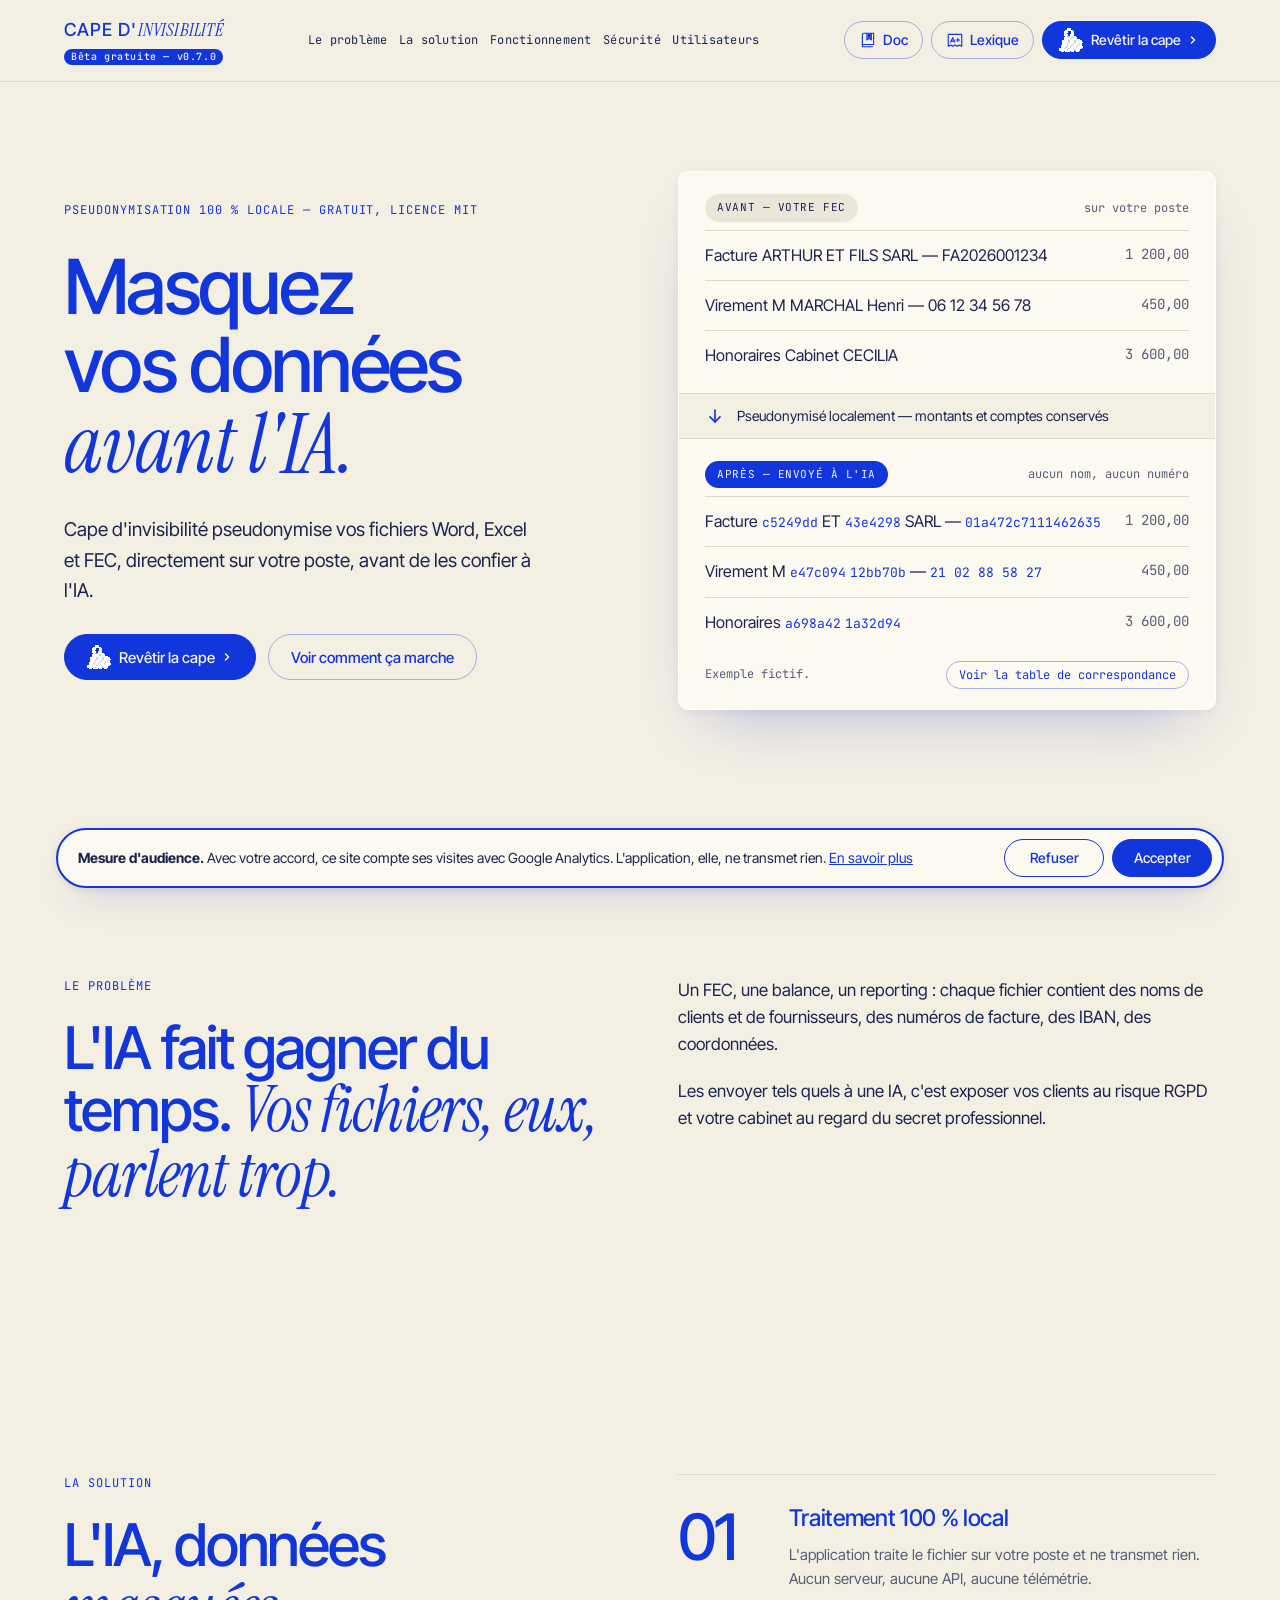
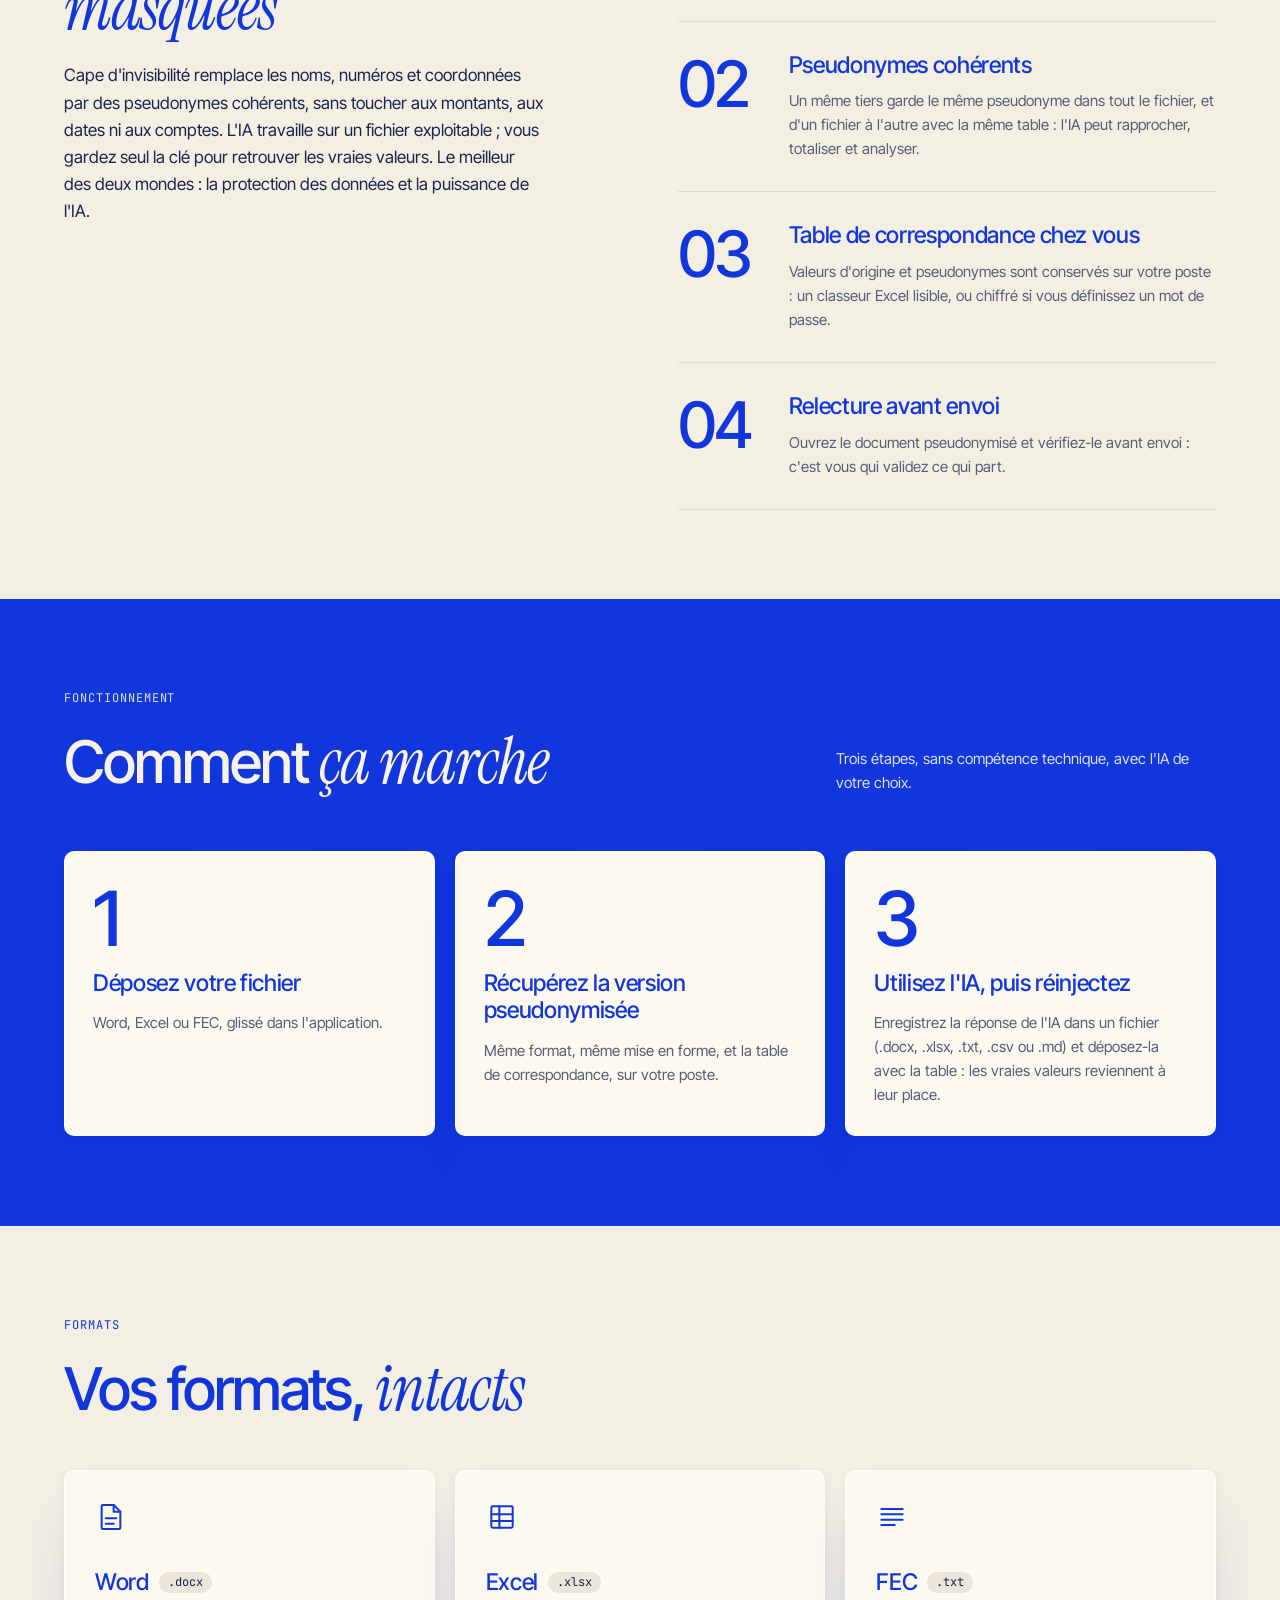
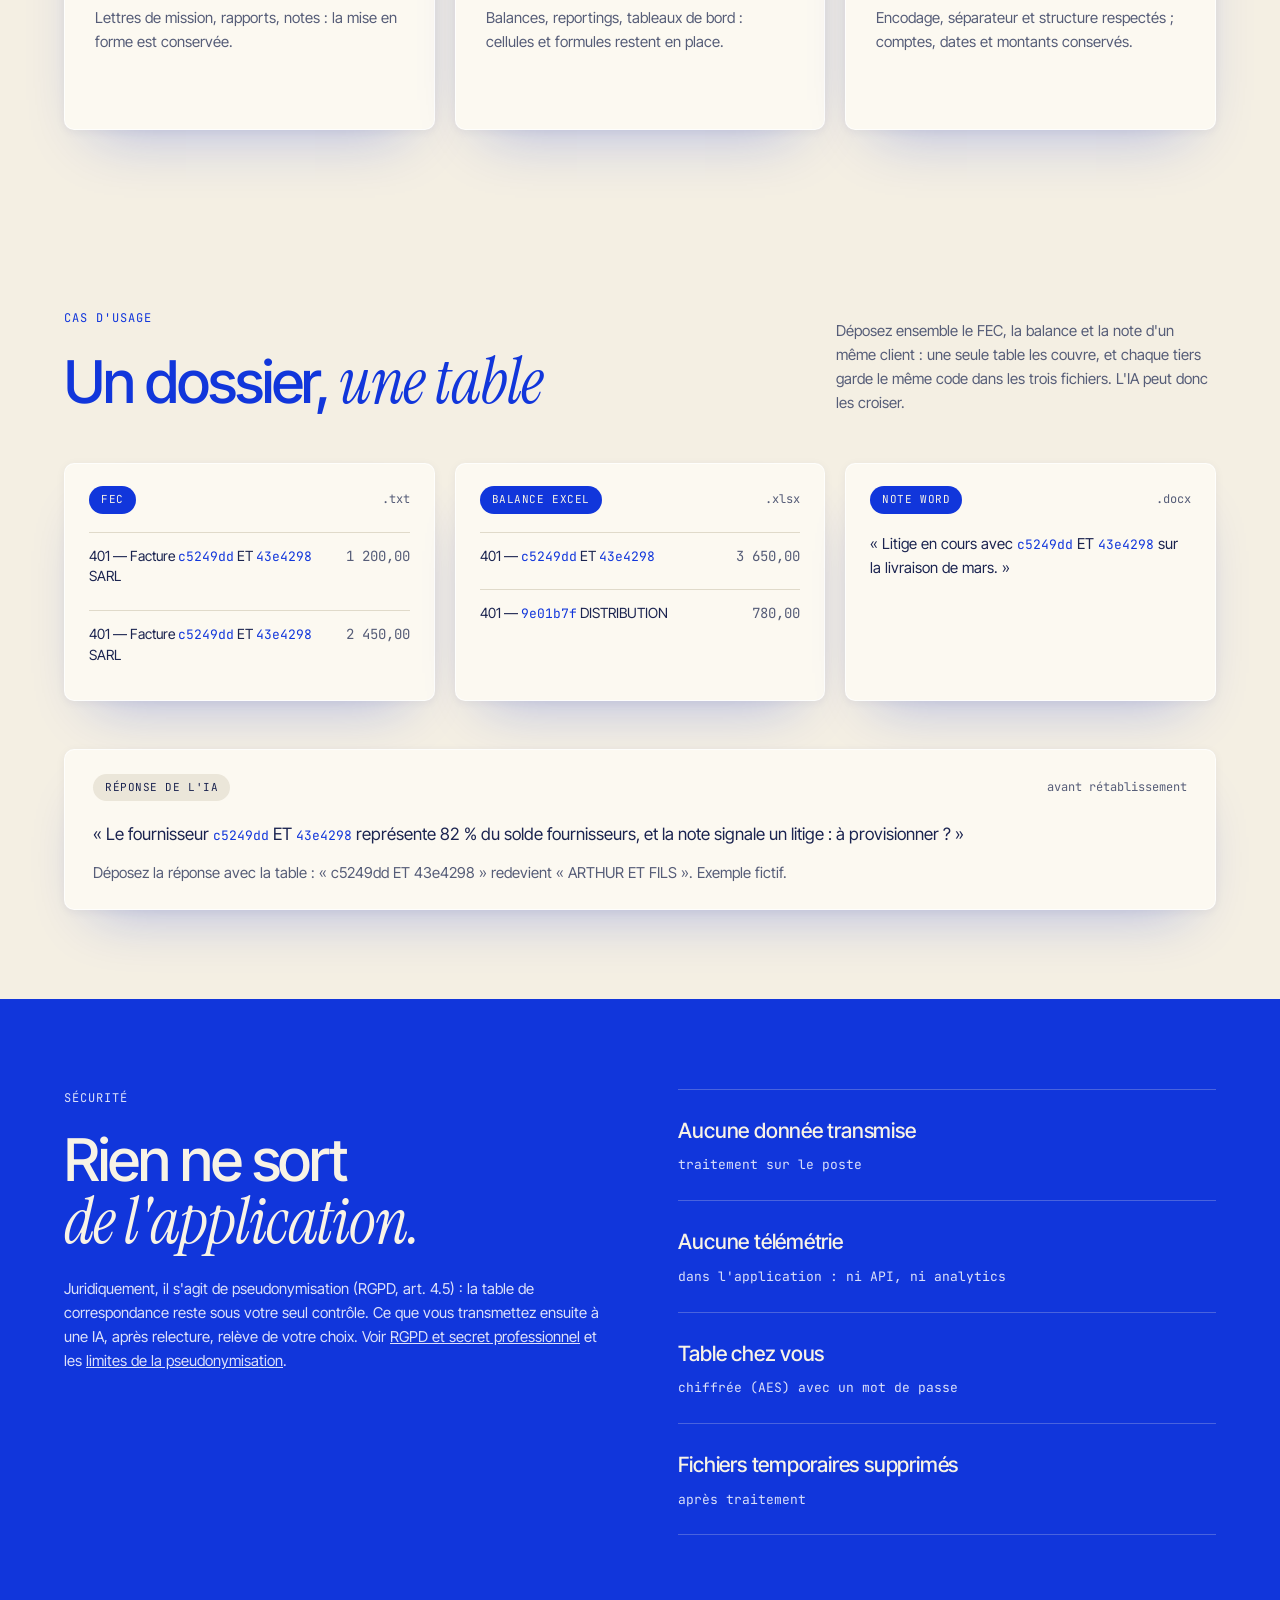
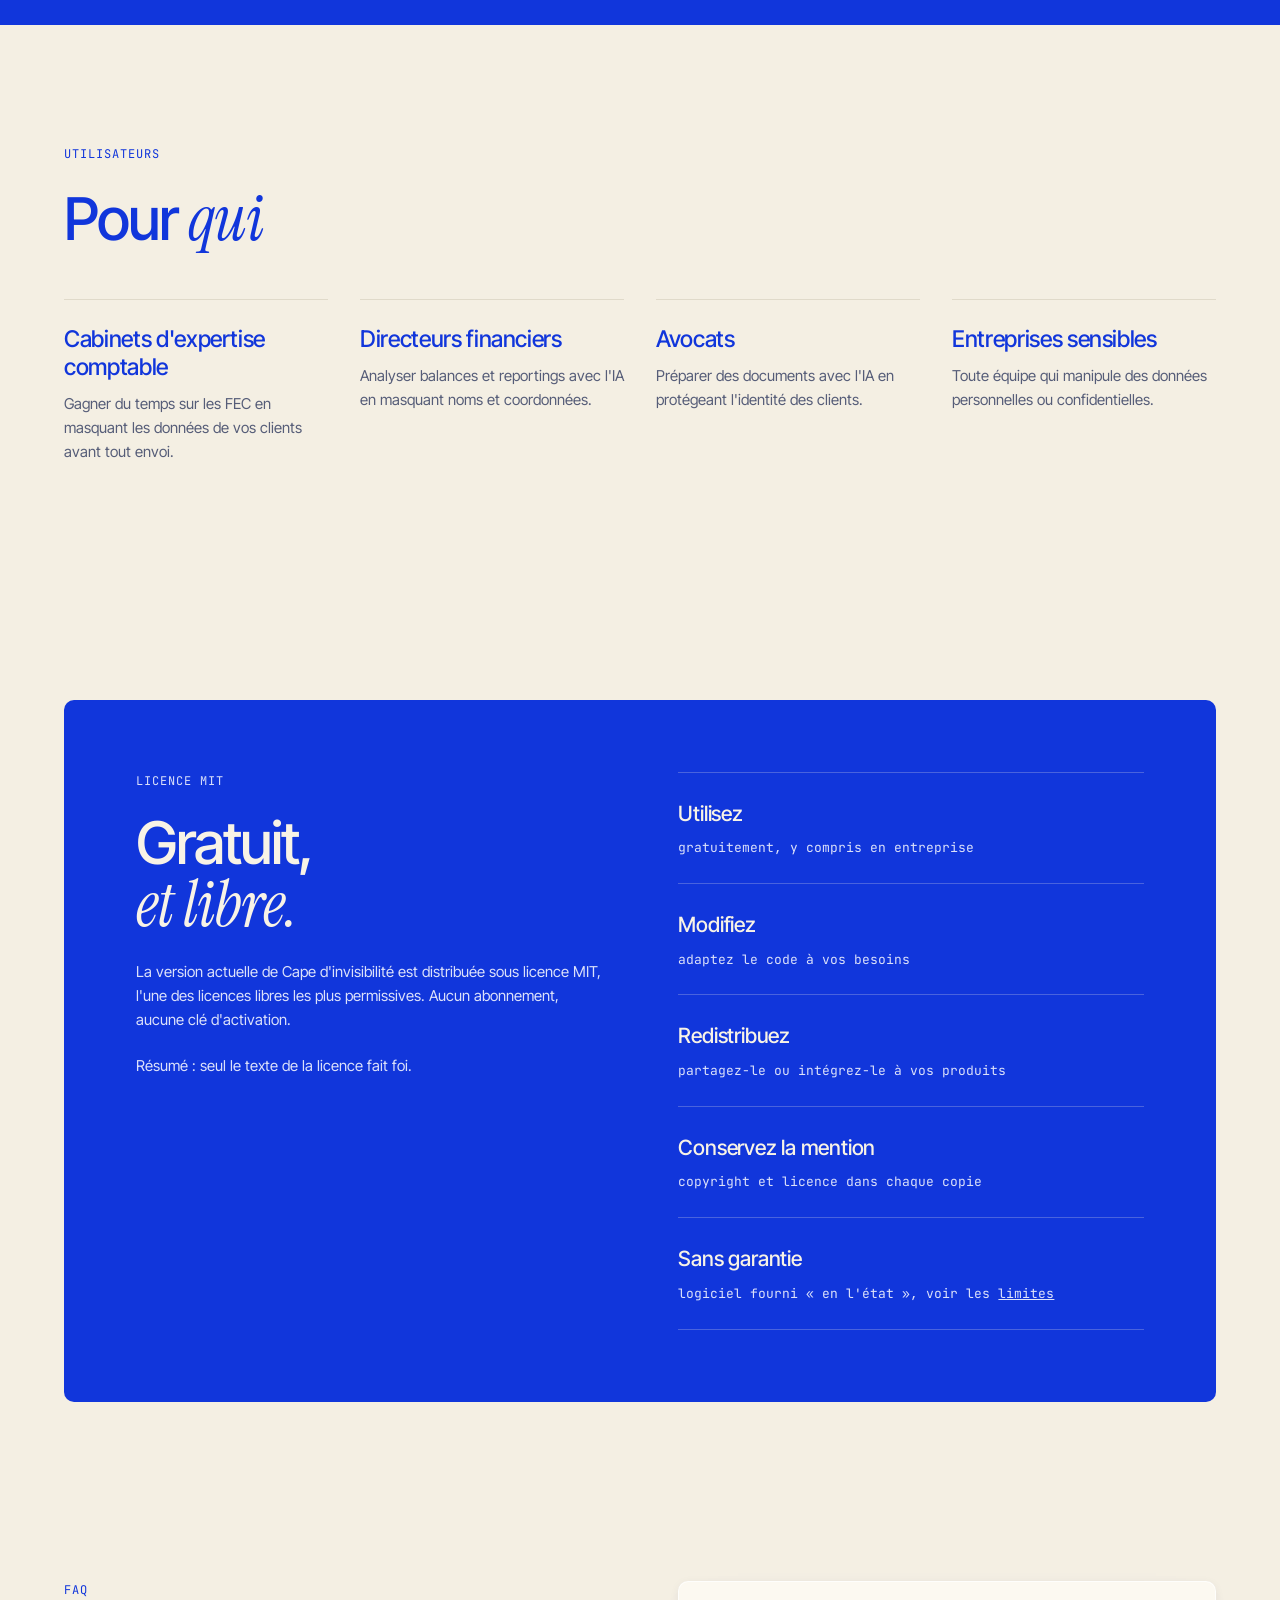
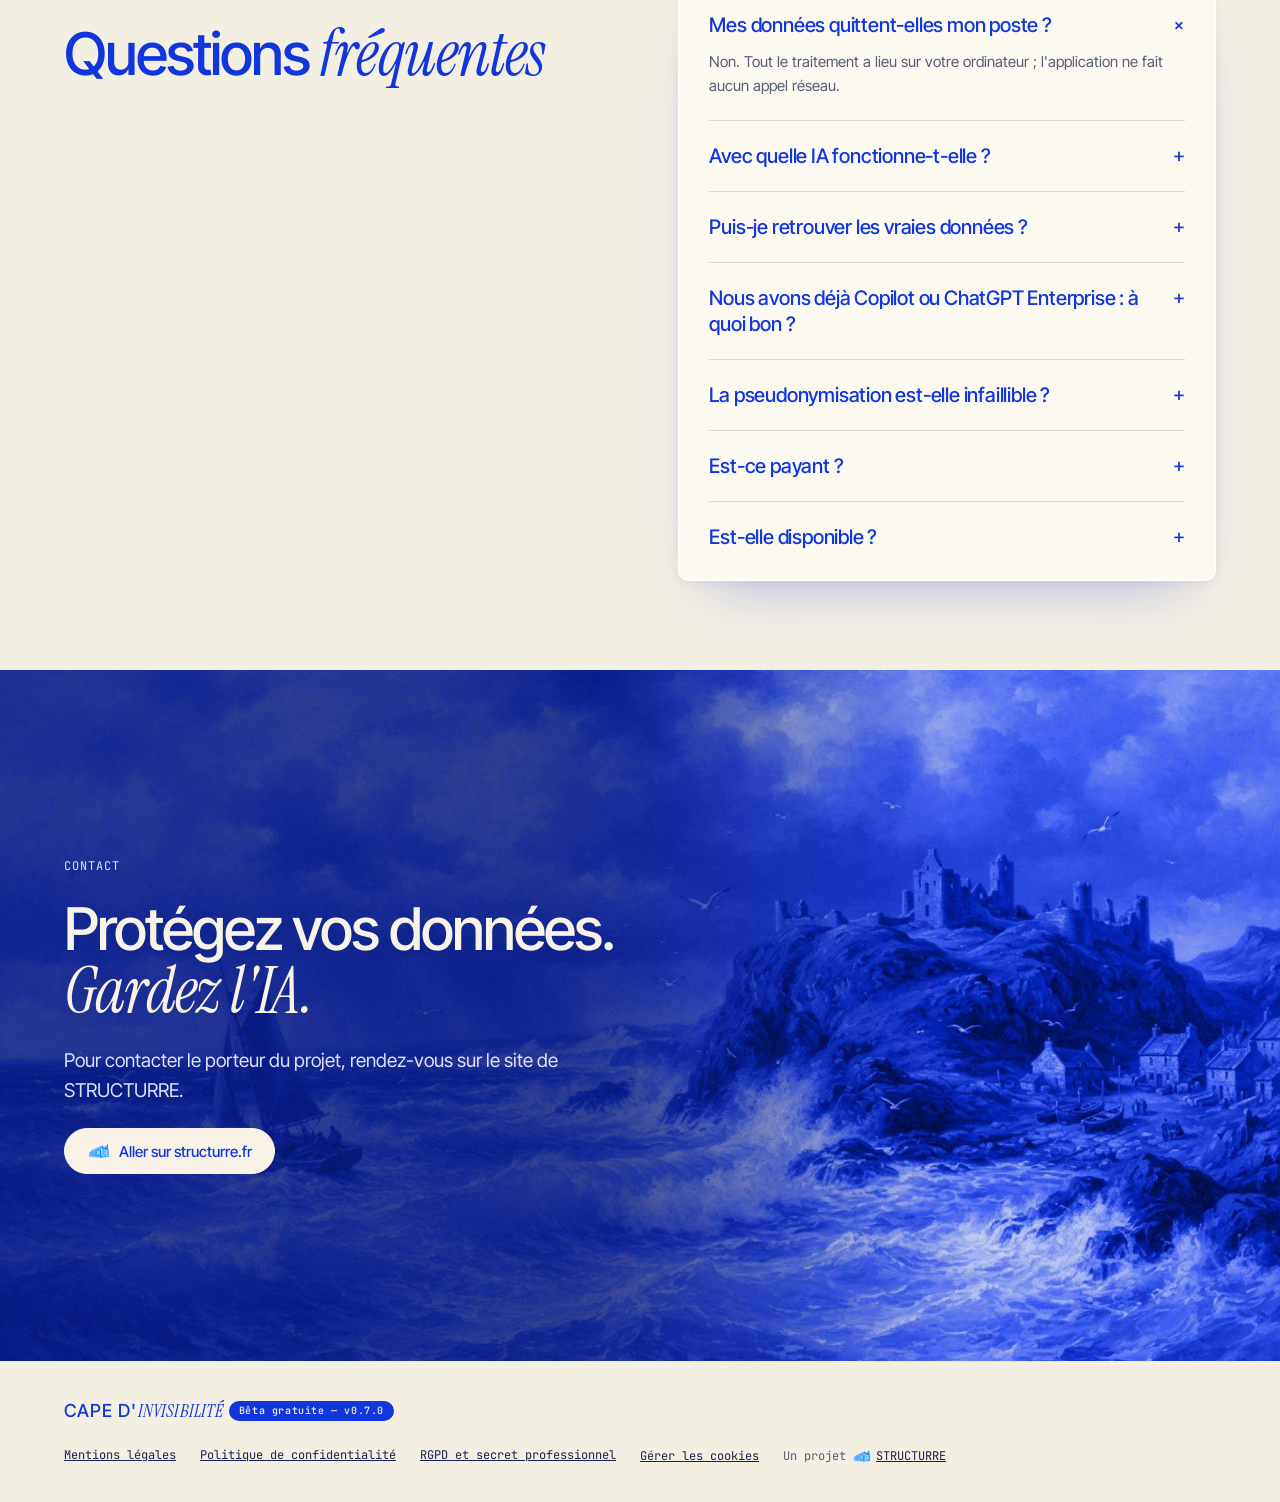
<file: index.html>
<!doctype html>
<html lang="fr">
<head>
<meta charset="utf-8">
<meta name="viewport" content="width=device-width, initial-scale=1">
<title>Cape d'invisibilité — Masquez vos données avant de les confier à l'IA</title>
<meta name="description" content="Cape d'invisibilité pseudonymise vos fichiers Word, Excel et FEC, directement sur votre poste, avant de les confier à l'IA.">
<meta property="og:type" content="website">
<meta property="og:site_name" content="Cape d'invisibilité">
<meta property="og:locale" content="fr_FR">
<meta property="og:title" content="Cape d'invisibilité — Masquez vos données avant de les confier à l'IA">
<meta property="og:description" content="Cape d'invisibilité pseudonymise vos fichiers Word, Excel et FEC, directement sur votre poste, avant de les confier à l'IA.">
<meta property="og:url" content="https://www.capedinvisibilite.fr/">
<meta property="og:image" content="https://www.capedinvisibilite.fr/assets/og-image.jpg">
<meta property="og:image:type" content="image/jpeg">
<meta property="og:image:width" content="1200">
<meta property="og:image:height" content="630">
<meta property="og:image:alt" content="Protégez vos données. Gardez l'IA. Cape d'invisibilité, sur une mer agitée devant un château en ruine.">
<meta name="twitter:card" content="summary_large_image">
<meta name="twitter:title" content="Cape d'invisibilité — Masquez vos données avant de les confier à l'IA">
<meta name="twitter:description" content="Cape d'invisibilité pseudonymise vos fichiers Word, Excel et FEC, directement sur votre poste, avant de les confier à l'IA.">
<meta name="twitter:image" content="https://www.capedinvisibilite.fr/assets/og-image.jpg">
<meta name="twitter:image:alt" content="Protégez vos données. Gardez l'IA. Cape d'invisibilité, sur une mer agitée devant un château en ruine.">
<link rel="icon" href="favicon.ico" sizes="any">
<link rel="icon" type="image/png" sizes="32x32" href="assets/favicon-32.png">
<link rel="apple-touch-icon" href="assets/apple-touch-icon.png">
<link rel="preconnect" href="https://fonts.googleapis.com">
<link rel="preconnect" href="https://fonts.gstatic.com" crossorigin>
<link rel="stylesheet" href="https://fonts.googleapis.com/css2?family=Inter+Tight:wght@400;500;600&amp;family=Instrument+Serif:ital@1&amp;family=JetBrains+Mono:wght@400;500&amp;display=swap">
<style>
:root {
  --cream: #F4EFE3;
  --paper: #FCF9F1;
  --blue: #1136DB;
  --ink: #1B2450;
  --muted: #565D78;
  --line: #E0DACA;
  --chip: #EBE6D9;
  --on-blue: #F8F3E6;
  --on-blue-muted: #DCE1FA;
  --line-blue: rgba(248, 243, 230, .24);
  --sans: 'Inter Tight', system-ui, sans-serif;
  --serif: 'Instrument Serif', Georgia, serif;
  --mono: 'JetBrains Mono', ui-monospace, Menlo, Consolas, monospace;
  --section: clamp(72px, 10vw, 128px);
}

* { box-sizing: border-box; }
html { scroll-behavior: smooth; scroll-padding-top: 88px; }
@media (prefers-reduced-motion: reduce) { html { scroll-behavior: auto; } }

body {
  margin: 0;
  background: var(--cream);
  color: var(--ink);
  font-family: var(--sans);
  font-size: 17px;
  line-height: 1.6;
  -webkit-font-smoothing: antialiased;
}

a { color: var(--blue); }
a:focus-visible, button:focus-visible, input:focus-visible, textarea:focus-visible, summary:focus-visible {
  outline: 2px solid currentColor;
  outline-offset: 3px;
}

h1, h2, h3, p, ol, ul, figure { margin: 0; }
ol, ul { list-style: none; padding: 0; }

h1, h2 {
  color: var(--blue);
  font-weight: 500;
  letter-spacing: -.035em;
  line-height: 1.02;
}
h1 { font-size: clamp(46px, 6vw, 76px); }
h2 { font-size: clamp(38px, 4.6vw, 60px); }
h1 em, h2 em {
  font-family: var(--serif);
  font-size: 1.08em;
  font-style: italic;
  font-weight: 400;
  letter-spacing: -.015em;
}
h3 { font-size: 23px; font-weight: 500; letter-spacing: -.015em; line-height: 1.2; }

.wrap { max-width: 1200px; margin: 0 auto; padding: 0 24px; }
.section { display: flex; flex-direction: column; justify-content: center; padding-block: clamp(56px, 7vw, 96px); }
/* Grand écran : environ 1,5 section visible à la fois */
@media (min-width: 768px) { .section { min-height: 65svh; } }
.section > .wrap { width: 100%; }
.split {
  display: grid;
  grid-template-columns: repeat(auto-fit, minmax(min(100%, 420px), 1fr));
  gap: clamp(40px, 6vw, 88px);
}

.eyebrow, .label, .mono {
  font-family: var(--mono);
  font-size: 12px;
  font-weight: 400;
  letter-spacing: .08em;
  text-transform: uppercase;
}
.eyebrow { color: var(--blue); }
.section-title { display: flex; flex-direction: column; gap: 22px; }
.lead { color: var(--ink); }
.small { font-size: 15px; color: var(--muted); }

.btn {
  display: inline-flex;
  align-items: center;
  min-height: 46px;
  padding: 0 22px;
  border: 1px solid var(--blue);
  border-radius: 9999px;
  background: var(--blue);
  color: var(--on-blue);
  font: 500 15px/1 var(--sans);
  text-decoration: none;
  cursor: pointer;
}
.btn:hover { background: #0D2BB5; border-color: #0D2BB5; }
.btn-icon { flex: none; margin-right: 8px; image-rendering: pixelated; }
.chevron { flex: none; margin-left: 6px; }
.btn.ghost { background: transparent; color: var(--blue); border-color: rgba(17, 54, 219, .35); }
.btn.ghost:hover { background: rgba(17, 54, 219, .08); border-color: var(--blue); }

.header-cta { min-height: 38px; padding: 0 16px; font-size: 14px; }

/* En-tête */
.site-header {
  position: sticky;
  top: 0;
  z-index: 100;
  border-bottom: 1px solid var(--line);
  background: var(--cream);
}
.site-header .wrap {
  display: flex;
  flex-wrap: nowrap;
  align-items: center;
  justify-content: space-between;
  gap: 14px 10px;
  padding-block: 16px;
}
.logo {
  color: var(--blue);
  font-size: 18px;
  font-weight: 500;
  letter-spacing: .06em;
  text-decoration: none;
}
.logo span { font-family: var(--serif); font-style: italic; font-weight: 400; letter-spacing: .01em; }
.beta {
  display: inline-block;
  margin-left: 6px;
  padding: 5px 10px 5px;
  border-radius: 9999px;
  background: var(--blue);
  color: var(--on-blue);
  font: 500 10px/1 var(--mono);
  letter-spacing: .06em;
  vertical-align: 3px;
}
/* Bureau : logo, menu et bouton sur une ligne ; si la place manque, le menu défile */
.site-header .logo, .header-cta { flex: none; white-space: nowrap; }
.site-nav { display: flex; flex: 0 1 auto; flex-wrap: nowrap; gap: 6px clamp(10px, .9vw, 16px); min-width: 0; overflow-x: auto; scrollbar-width: none; }
.site-nav::-webkit-scrollbar { display: none; }
.site-nav a { flex: none; white-space: nowrap; }
.site-nav a {
  padding: 6px 0;
  color: var(--ink);
  font-family: var(--mono);
  font-size: 12px;
  letter-spacing: .02em;
  text-decoration: none;
}
.site-nav a:hover { color: var(--blue); }
/* Petit mobile : logo et trois boutons sur une seule ligne */
@media (max-width: 420px) {
  .site-header .header-actions { gap: 4px; }
  .header-actions .header-doc { padding: 0 8px; }
  .header-actions .header-cta { padding: 0 12px; }
  .header-actions .header-cta .btn-icon, .header-actions .header-cta .chevron { display: none; }
}
/* Badge « Bêta gratuite » sous le logo, pour laisser la place au menu */
.site-header .beta { display: table; margin: 4px 0 0; padding: 3px 7px; }
/* Bouton Documentation, à côté de « Revêtir la cape » */
.header-actions { display: flex; flex: none; align-items: center; gap: 8px; }
.header-doc { min-height: 38px; padding: 0 14px; font-size: 14px; white-space: nowrap; }
/* Écran moyen : icône seule, pour que le menu tienne sur la ligne */
@media (max-width: 1240px) {
  .header-doc { padding: 0 10px; }
  .header-doc .btn-icon { margin-right: 0; }
  .header-doc .header-doc-texte { position: absolute; width: 1px; height: 1px; overflow: hidden; clip-path: inset(50%); white-space: nowrap; }
}
.header-doc .btn-icon { margin-right: 6px; image-rendering: auto; }
.header-doc[aria-current="page"] { background: rgba(17, 54, 219, .1); border-color: var(--blue); }

@media (max-width: 760px) {
  html { scroll-padding-top: 104px; }
  .site-header .wrap { flex-wrap: wrap; padding-block: 10px; gap: 4px; }
  .logo { font-size: 15px; }
  .beta { margin-left: 3px; padding: 2px 4px; font-size: 9px; vertical-align: 2px; }
  .site-header .beta { display: table; margin: 3px 0 0; letter-spacing: 0; }
  .site-nav { order: 3; flex-wrap: nowrap; width: 100%; overflow-x: auto; scrollbar-width: none; }
  .header-cta { min-height: 36px; padding: 0 10px; font-size: 13px; }
  .header-cta .btn-icon { width: 16px; height: 16px; margin-right: 4px; }
  .header-doc { min-height: 36px; padding: 0 10px; }
  .header-doc .btn-icon { margin-right: 0; width: 16px; height: 16px; }
  .header-doc .header-doc-texte { position: absolute; width: 1px; height: 1px; overflow: hidden; clip-path: inset(50%); white-space: nowrap; }
  .site-nav::-webkit-scrollbar { display: none; }
  .site-nav a { flex: none; }
}

/* Accroche */
.hero { align-items: center; }
.hero-text { display: flex; flex-direction: column; align-items: flex-start; gap: 28px; }
.hero-text .lead { max-width: 480px; font-size: 19px; }
.actions { display: flex; flex-wrap: wrap; gap: 12px; }

/* Panneaux */
.panel {
  border: 1px solid rgba(255, 255, 255, .8);
  border-radius: 10px;
  background: var(--paper);
  box-shadow: 0 30px 60px -30px rgba(17, 54, 219, .32), 0 2px 10px rgba(27, 36, 80, .06);
}
.compare { min-width: 0; overflow: hidden; }
.compare-block { padding: 22px 26px 12px; }
.compare-head {
  display: flex;
  flex-wrap: wrap;
  align-items: center;
  justify-content: space-between;
  gap: 8px 16px;
  margin-bottom: 8px;
}
.pill {
  display: inline-flex;
  padding: 5px 12px;
  border-radius: 9999px;
  background: var(--chip);
  color: var(--ink);
  font-family: var(--mono);
  font-size: 11px;
  letter-spacing: .05em;
  text-transform: uppercase;
}
.pill.on { background: var(--blue); color: var(--on-blue); }
.note { color: var(--muted); font-family: var(--mono); font-size: 12px; }
.row {
  display: flex;
  justify-content: space-between;
  gap: 16px;
  padding: 13px 0;
  border-top: 1px solid var(--line);
  font-size: 16px;
  line-height: 1.45;
}
.row > span:first-child { min-width: 0; overflow-wrap: anywhere; }
.amount { flex: none; color: var(--muted); font-family: var(--mono); font-size: 14px; }
/* Codes envoyés à l'IA : même format que dans la table de correspondance */
.hl { color: var(--blue); font-family: var(--mono); font-size: 13px; }
.compare-step {
  display: flex;
  align-items: center;
  gap: 12px;
  padding: 12px 26px;
  border-block: 1px solid var(--line);
  background: var(--cream);
  color: var(--ink);
  font-size: 14px;
  line-height: 1.4;
}
.compare-step svg { flex: none; color: var(--blue); }
.compare figcaption { display: flex; flex-wrap: wrap; align-items: center; justify-content: space-between; gap: 8px 16px; padding: 2px 26px 20px; color: var(--muted); font-family: var(--mono); font-size: 12px; }

/* Table de correspondance de l'exemple : au survol, au focus clavier ou au toucher du bouton */
.compare { position: relative; }
.peek-btn {
  padding: 6px 12px;
  border: 1px solid rgba(17, 54, 219, .35);
  border-radius: 9999px;
  background: transparent;
  color: var(--blue);
  font: 400 12px/1.2 var(--mono);
  cursor: pointer;
}
.peek-btn:hover, .peek-btn[aria-expanded="true"] { border-color: var(--blue); background: rgba(17, 54, 219, .08); }
.peek-panel {
  position: absolute;
  inset: 0 0 56px 0;
  z-index: 2;
  overflow: auto;
  padding: 20px 24px 16px;
  border: 2px solid var(--blue);
  border-radius: 10px;
  background: var(--paper);
  opacity: 0;
  visibility: hidden;
  transform: translateY(8px);
  transition: opacity .2s ease, transform .2s ease, visibility .2s;
}
.compare[data-table="ouverte"] .peek-panel {
  opacity: 1;
  visibility: visible;
  transform: none;
}
.peek-table { width: 100%; margin: 4px 0 12px; border-collapse: collapse; font-family: var(--mono); font-size: 13px; }
.peek-table th, .peek-table td { padding: 7px 0; border-top: 1px solid var(--line); text-align: left; }
.peek-table th { padding-top: 4px; border-top: 0; color: var(--muted); font-size: 11px; font-weight: 400; letter-spacing: .05em; text-transform: uppercase; }
.peek-table td { color: var(--ink); }
.peek-table th + th, .peek-table td + td { text-align: right; }
.peek-table td + td { color: var(--blue); }
.peek-panel > .note { line-height: 1.5; }
@media (prefers-reduced-motion: reduce) { .peek-panel { transition: none; transform: none; } }

/* Le problème */
.problem-text { display: flex; flex-direction: column; gap: 20px; }
.problem-title { display: flex; flex-direction: column; gap: 22px; }

/* La solution */
.solution-side { display: flex; flex-direction: column; gap: 36px; }
.solution-intro { display: flex; flex-direction: column; gap: 22px; max-width: 480px; }
.steps li {
  display: grid;
  grid-template-columns: clamp(72px, 8vw, 104px) minmax(0, 1fr);
  gap: 8px;
  padding: 30px 0;
  border-bottom: 1px solid var(--line);
}
.steps li:first-child { border-top: 1px solid var(--line); }
.steps .num { color: var(--blue); font-size: clamp(44px, 5vw, 64px); font-weight: 500; letter-spacing: -.05em; line-height: 1; }
.steps div { display: flex; flex-direction: column; gap: 10px; }
.steps h3 { color: var(--blue); }

/* Sections bleues */
.blue { background: var(--blue); color: var(--on-blue); }
.blue a { color: inherit; }
.blue h2 { color: var(--on-blue); }
.blue .small { color: var(--on-blue-muted); }
.blue .panel .small { color: var(--muted); }
.blue .eyebrow { color: var(--on-blue-muted); }

/* Comment ça marche */
.how { display: flex; flex-direction: column; gap: 56px; }
.how-head { display: flex; flex-wrap: wrap; justify-content: space-between; align-items: flex-end; gap: 24px; }
.how-head p { max-width: 380px; }
.cards { display: grid; grid-template-columns: repeat(auto-fit, minmax(min(100%, 290px), 1fr)); gap: 20px; }
.how-card { display: flex; flex-direction: column; gap: 14px; padding: 28px; color: var(--ink); }
.how-card .big { color: var(--blue); font-size: 76px; font-weight: 500; letter-spacing: -.05em; line-height: 1; }
.how-card h3 { color: var(--blue); }

/* Formats */
.stack { display: flex; flex-direction: column; gap: 48px; }
.format { display: flex; flex-direction: column; gap: 36px; min-height: 260px; padding: 30px; }
.format svg { color: var(--blue); }
.format div { display: flex; flex-direction: column; gap: 10px; }
.format h3 { display: flex; align-items: center; gap: 10px; color: var(--blue); }
.ext { padding: 3px 9px; border-radius: 9999px; background: var(--chip); color: var(--ink); font-family: var(--mono); font-size: 12px; font-weight: 400; letter-spacing: 0; }

/* Sécurité */
.security-intro { display: flex; flex-direction: column; gap: 22px; }
.checks li {
  display: flex;
  flex-direction: column;
  align-items: flex-start;
  gap: 8px;
  padding: 24px 0;
  border-bottom: 1px solid var(--line-blue);
}
.checks li:first-child { border-top: 1px solid var(--line-blue); }
.checks .title { font-size: 21px; font-weight: 500; letter-spacing: -.01em; }
.checks .detail { color: var(--on-blue-muted); font-family: var(--mono); font-size: 13px; }

/* Pour qui */
.audience { display: grid; grid-template-columns: repeat(auto-fit, minmax(min(100%, 250px), 1fr)); column-gap: 32px; }
.audience div { display: flex; flex-direction: column; gap: 10px; padding: 26px 0; border-top: 1px solid var(--line); }
.audience h3 { color: var(--blue); }

/* Licence */
.license { padding: clamp(28px, 6vw, 72px); border-radius: 10px; }

/* FAQ */
.faq-list { padding: 8px 30px; }
.faq-list details { padding: 22px 0; border-bottom: 1px solid var(--line); }
.faq-list details:last-child { border-bottom: 0; }
summary {
  display: flex;
  justify-content: space-between;
  gap: 16px;
  color: var(--blue);
  font-size: 20px;
  font-weight: 500;
  letter-spacing: -.01em;
  line-height: 1.3;
  list-style: none;
  cursor: pointer;
}
summary::-webkit-details-marker { display: none; }
summary span { flex: none; font-family: var(--mono); font-weight: 400; transition: transform .15s; }
details[open] summary span { transform: rotate(45deg); }
.faq-list p { margin-top: 12px; }

/* Contact */
.contact-text { display: flex; flex-direction: column; align-items: flex-start; gap: 22px; }
.contact-text p:not(.eyebrow) { max-width: 520px; color: var(--on-blue-muted); font-size: 19px; }
.btn.light { background: var(--on-blue); border-color: var(--on-blue); color: var(--blue); }
.btn.light:hover { background: #FFFFFF; border-color: #FFFFFF; }

#contact {
  display: flex;
  align-items: center;
  min-height: clamp(560px, 54vw, 860px);
  background: var(--blue) url("assets/fond-contact.jpg") center / cover no-repeat;
}
#contact .wrap { width: 100%; }
#contact h2 { max-width: 620px; }
@media (max-width: 760px) {
  #contact {
    background-image: linear-gradient(rgba(10, 26, 120, .45), rgba(10, 26, 120, .45)), url("assets/fond-contact.jpg");
    background-position: 30% center;
  }
}

/* Un dossier, une table */
.use-card { display: flex; flex-direction: column; gap: 10px; padding: 22px 24px; color: var(--ink); }
.use-card .row { font-size: 14px; }
.use-text { color: var(--ink); }
.use-answer { display: flex; flex-direction: column; gap: 12px; padding: 24px 28px; color: var(--ink); }

/* Pied de page */
.site-footer .wrap { display: flex; flex-wrap: wrap; justify-content: space-between; align-items: center; gap: 20px 24px; padding-block: 36px; }
.legal { display: flex; flex-wrap: wrap; gap: 8px 24px; font-family: var(--mono); font-size: 12px; color: var(--muted); }
.legal a { color: var(--ink); }
.legal .projet { display: inline-flex; align-items: center; gap: 6px; }
.legal .projet a { display: inline-flex; align-items: center; gap: 4px; }
</style>
<link rel="stylesheet" href="assets/consentement.css">
<script src="assets/consentement.js" defer></script>
</head>
<body>

<!-- En-tête -->
<header class="site-header">
<div class="wrap">
<a class="logo" href="#accueil">CAPE D'<span>INVISIBILITÉ</span><sup class="beta">Bêta gratuite — v0.7.0</sup></a>
<nav class="site-nav" aria-label="Navigation principale">
<a href="#probleme">Le problème</a>
<a href="#solution">La solution</a>
<a href="#fonctionnement">Fonctionnement</a>
<a href="#securite">Sécurité</a>
<a href="#utilisateurs">Utilisateurs</a>
</nav>
<div class="header-actions">
<a class="btn ghost header-doc" href="documentation.html" title="Documentation"><svg class="btn-icon" width="18" height="18" viewBox="0 0 32 32" fill="currentColor" aria-hidden="true"><path d="M26 3H9C7.93913 3 6.92172 3.42143 6.17157 4.17157C5.42143 4.92172 5 5.93913 5 7V28C5 28.2652 5.10536 28.5196 5.29289 28.7071C5.48043 28.8946 5.73478 29 6 29H24C24.2652 29 24.5196 28.8946 24.7071 28.7071C24.8946 28.5196 25 28.2652 25 28C25 27.7348 24.8946 27.4804 24.7071 27.2929C24.5196 27.1054 24.2652 27 24 27H7C7 26.4696 7.21071 25.9609 7.58579 25.5858C7.96086 25.2107 8.46957 25 9 25H26C26.2652 25 26.5196 24.8946 26.7071 24.7071C26.8946 24.5196 27 24.2652 27 24V4C27 3.73478 26.8946 3.48043 26.7071 3.29289C26.5196 3.10536 26.2652 3 26 3ZM15 5H21V14L18.5987 12.2C18.4257 12.0702 18.2151 12 17.9988 12C17.7824 12 17.5718 12.0702 17.3988 12.2L15 14V5ZM25 23H9C8.29768 22.999 7.60763 23.1841 7 23.5362V7C7 6.46957 7.21071 5.96086 7.58579 5.58579C7.96086 5.21071 8.46957 5 9 5H13V16C13 16.1857 13.0517 16.3678 13.1493 16.5257C13.247 16.6837 13.3867 16.8114 13.5528 16.8944C13.7189 16.9775 13.9048 17.0126 14.0898 16.996C14.2748 16.9793 14.4514 16.9114 14.6 16.8L18 14.25L21.4013 16.8C21.574 16.9296 21.7841 16.9997 22 17C22.2652 17 22.5196 16.8946 22.7071 16.7071C22.8946 16.5196 23 16.2652 23 16V5H25V23Z"></path><path d="M15 5H21V14L18 11.75L15 14Z"></path></svg><span class="header-doc-texte">Doc</span></a>
<a class="btn ghost header-doc" href="lexique.html" title="Lexique"><svg class="btn-icon" width="18" height="18" viewBox="0 0 32 32" fill="currentColor" aria-hidden="true"><path d="M27 5H5C4.46957 5 3.96086 5.21071 3.58579 5.58579C3.21071 5.96086 3 6.46957 3 7V27C2.99988 27.1705 3.04337 27.3383 3.12636 27.4873C3.20934 27.6363 3.32904 27.7616 3.4741 27.8513C3.61916 27.941 3.78474 27.9921 3.95511 27.9997C4.12549 28.0074 4.29499 27.9713 4.4475 27.895L8 26.1175L11.5525 27.895C11.6914 27.9645 11.8446 28.0007 12 28.0007C12.1554 28.0007 12.3086 27.9645 12.4475 27.895L16 26.1175L19.5525 27.895C19.6914 27.9645 19.8446 28.0007 20 28.0007C20.1554 28.0007 20.3086 27.9645 20.4475 27.895L24 26.1175L27.5525 27.895C27.705 27.9713 27.8745 28.0074 28.0449 27.9997C28.2153 27.9921 28.3808 27.941 28.5259 27.8513C28.671 27.7616 28.7907 27.6363 28.8736 27.4873C28.9566 27.3383 29.0001 27.1705 29 27V7C29 6.46957 28.7893 5.96086 28.4142 5.58579C28.0391 5.21071 27.5304 5 27 5ZM27 25.3825L24.4475 24.105C24.3086 24.0355 24.1554 23.9993 24 23.9993C23.8446 23.9993 23.6914 24.0355 23.5525 24.105L20 25.8825L16.4475 24.105C16.3086 24.0355 16.1554 23.9993 16 23.9993C15.8446 23.9993 15.6914 24.0355 15.5525 24.105L12 25.8825L8.4475 24.105C8.30857 24.0355 8.15535 23.9993 8 23.9993C7.84465 23.9993 7.69143 24.0355 7.5525 24.105L5 25.3825V7H27V25.3825ZM7.5525 20.895C7.67002 20.9539 7.79798 20.989 7.92908 20.9983C8.06017 21.0077 8.19183 20.9911 8.31651 20.9495C8.4412 20.908 8.55647 20.8422 8.65573 20.7561C8.75499 20.67 8.8363 20.5651 8.895 20.4475L9.6175 19H14.3825L15.105 20.4475C15.1638 20.565 15.2451 20.6698 15.3444 20.7559C15.4436 20.842 15.5589 20.9077 15.6836 20.9493C15.8082 20.9908 15.9399 21.0074 16.0709 20.9981C16.202 20.9888 16.33 20.9538 16.4475 20.895C16.565 20.8362 16.6698 20.7549 16.7559 20.6556C16.842 20.5563 16.9077 20.4411 16.9493 20.3164C16.9908 20.1918 17.0074 20.0601 16.9981 19.9291C16.9888 19.798 16.9538 19.67 16.895 19.5525L12.895 11.5525C12.8121 11.3861 12.6844 11.2461 12.5263 11.1483C12.3682 11.0504 12.1859 10.9986 12 10.9986C11.8141 10.9986 11.6318 11.0504 11.4737 11.1483C11.3156 11.2461 11.1879 11.3861 11.105 11.5525L7.105 19.5525C7.04615 19.67 7.01104 19.798 7.00168 19.9291C6.99232 20.0602 7.0089 20.1918 7.05046 20.3165C7.09202 20.4412 7.15775 20.5565 7.2439 20.6557C7.33004 20.755 7.43491 20.8363 7.5525 20.895ZM12 14.2362L13.3825 17H10.6175L12 14.2362ZM17 16C17 15.7348 17.1054 15.4804 17.2929 15.2929C17.4804 15.1054 17.7348 15 18 15H20V13C20 12.7348 20.1054 12.4804 20.2929 12.2929C20.4804 12.1054 20.7348 12 21 12C21.2652 12 21.5196 12.1054 21.7071 12.2929C21.8946 12.4804 22 12.7348 22 13V15H24C24.2652 15 24.5196 15.1054 24.7071 15.2929C24.8946 15.4804 25 15.7348 25 16C25 16.2652 24.8946 16.5196 24.7071 16.7071C24.5196 16.8946 24.2652 17 24 17H22V19C22 19.2652 21.8946 19.5196 21.7071 19.7071C21.5196 19.8946 21.2652 20 21 20C20.7348 20 20.4804 19.8946 20.2929 19.7071C20.1054 19.5196 20 19.2652 20 19V17H18C17.7348 17 17.4804 16.8946 17.2929 16.7071C17.1054 16.5196 17 16.2652 17 16Z"></path></svg><span class="header-doc-texte">Lexique</span></a>
<a class="btn header-cta" href="installation.html"><img class="btn-icon" src="assets/cape.png" alt="" width="24" height="24">Revêtir la cape<svg class="chevron" width="12" height="12" viewBox="0 0 24 24" fill="none" stroke="currentColor" stroke-width="3" stroke-linecap="round" stroke-linejoin="round" aria-hidden="true"><path d="M9 6l6 6-6 6"></path></svg></a>
</div>
</div>
</header>

<!-- Accroche -->
<section id="accueil" class="section">
<div class="wrap split hero">
<div class="hero-text">
<p class="eyebrow">Pseudonymisation 100 % locale — Gratuit, licence MIT</p>
<h1>Masquez<br>vos données<br><em>avant l'IA.</em></h1>
<p class="lead">Cape d'invisibilité pseudonymise vos fichiers Word, Excel et FEC, directement sur votre poste, avant de les confier à l'IA.</p>
<div class="actions">
<a class="btn" href="installation.html"><img class="btn-icon" src="assets/cape.png" alt="" width="24" height="24">Revêtir la cape<svg class="chevron" width="12" height="12" viewBox="0 0 24 24" fill="none" stroke="currentColor" stroke-width="3" stroke-linecap="round" stroke-linejoin="round" aria-hidden="true"><path d="M9 6l6 6-6 6"></path></svg></a>
<a class="btn ghost" href="#fonctionnement">Voir comment ça marche</a>
</div>
</div>
<figure class="panel compare">
<div class="compare-block">
<div class="compare-head">
<span class="pill">Avant — votre FEC</span>
<span class="note">sur votre poste</span>
</div>
<div class="row"><span>Facture ARTHUR ET FILS SARL — FA2026001234</span><span class="amount">1 200,00</span></div>
<div class="row"><span>Virement M MARCHAL Henri — 06 12 34 56 78</span><span class="amount">450,00</span></div>
<div class="row"><span>Honoraires Cabinet CECILIA</span><span class="amount">3 600,00</span></div>
</div>
<div class="compare-step">
<svg width="20" height="20" viewBox="0 0 24 24" fill="none" stroke="currentColor" stroke-width="2" stroke-linecap="round" stroke-linejoin="round" aria-hidden="true"><path d="M12 5v14"></path><path d="M6 13l6 6 6-6"></path></svg>
<span>Pseudonymisé localement — montants et comptes conservés</span>
</div>
<div class="compare-block">
<div class="compare-head">
<span class="pill on">Après — envoyé à l'IA</span>
<span class="note">aucun nom, aucun numéro</span>
</div>
<div class="row"><span>Facture <span class="hl">c5249dd</span> ET <span class="hl">43e4298</span> SARL — <span class="hl">01a472c7111462635</span></span><span class="amount">1 200,00</span></div>
<div class="row"><span>Virement M <span class="hl">e47c094</span> <span class="hl">12bb70b</span> — <span class="hl">21 02 88 58 27</span></span><span class="amount">450,00</span></div>
<div class="row"><span>Honoraires <span class="hl">a698a42</span> <span class="hl">1a32d94</span></span><span class="amount">3 600,00</span></div>
</div>
<div class="peek-panel" id="table-exemple" role="region" aria-label="Table de correspondance de l'exemple">
<div class="compare-head">
<span class="pill on">Table de correspondance</span>
<span class="note">reste sur votre poste</span>
</div>
<table class="peek-table">
<thead><tr><th scope="col">Valeur d'origine</th><th scope="col">Code envoyé à l'IA</th></tr></thead>
<tbody>
<tr><td>ARTHUR</td><td>c5249dd</td></tr>
<tr><td>FILS</td><td>43e4298</td></tr>
<tr><td>FA</td><td>01a472c</td></tr>
<tr><td>2026001234</td><td>7111462635</td></tr>
<tr><td>MARCHAL</td><td>e47c094</td></tr>
<tr><td>Henri</td><td>12bb70b</td></tr>
<tr><td>06 12 34 56 78</td><td>21 02 88 58 27</td></tr>
<tr><td>Cabinet</td><td>a698a42</td></tr>
<tr><td>CECILIA</td><td>1a32d94</td></tr>
</tbody>
</table>
<p class="note">Les noms deviennent des codes, les numéros des chiffres fictifs de même forme. Les mots courants (Facture, ET, SARL, M) restent.</p>
</div>
<figcaption><span>Exemple fictif.</span><button class="peek-btn" type="button" aria-expanded="false" aria-controls="table-exemple">Voir la table de correspondance</button></figcaption>
</figure>
</div>
</section>

<!-- Le problème -->
<section id="probleme" class="section">
<div class="wrap split">
<div class="problem-title">
<p class="eyebrow">Le problème</p>
<h2>L'IA fait gagner du temps. <em>Vos fichiers, eux, parlent trop.</em></h2>
</div>
<div class="problem-text">
<p>Un FEC, une balance, un reporting : chaque fichier contient des noms de clients et de fournisseurs, des numéros de facture, des IBAN, des coordonnées.</p>
<p>Les envoyer tels quels à une IA, c'est exposer vos clients au risque RGPD et votre cabinet au regard du secret professionnel.</p>
</div>
</div>
</section>

<!-- La solution -->
<section id="solution" class="section">
<div class="wrap split">
<div class="solution-side">
<div class="solution-intro">
<p class="eyebrow">La solution</p>
<h2>L'IA, données<br><em>masquées</em></h2>
<p>Cape d'invisibilité remplace les noms, numéros et coordonnées par des pseudonymes cohérents, sans toucher aux montants, aux dates ni aux comptes. L'IA travaille sur un fichier exploitable ; vous gardez seul la clé pour retrouver les vraies valeurs. Le meilleur des deux mondes : la protection des données et la puissance de l'IA.</p>
</div>
</div>
<ol class="steps">
<li><span class="num">01</span><div><h3>Traitement 100 % local</h3><p class="small">L'application traite le fichier sur votre poste et ne transmet rien. Aucun serveur, aucune API, aucune télémétrie.</p></div></li>
<li><span class="num">02</span><div><h3>Pseudonymes cohérents</h3><p class="small">Un même tiers garde le même pseudonyme dans tout le fichier, et d'un fichier à l'autre avec la même table : l'IA peut rapprocher, totaliser et analyser.</p></div></li>
<li><span class="num">03</span><div><h3>Table de correspondance chez vous</h3><p class="small">Valeurs d'origine et pseudonymes sont conservés sur votre poste : un classeur Excel lisible, ou chiffré si vous définissez un mot de passe.</p></div></li>
<li><span class="num">04</span><div><h3>Relecture avant envoi</h3><p class="small">Ouvrez le document pseudonymisé et vérifiez-le avant envoi : c'est vous qui validez ce qui part.</p></div></li>
</ol>
</div>
</section>

<!-- Comment ça marche -->
<section id="fonctionnement" class="section blue">
<div class="wrap how">
<div class="how-head">
<div class="section-title">
<p class="eyebrow">Fonctionnement</p>
<h2>Comment <em>ça marche</em></h2>
</div>
<p class="small">Trois étapes, sans compétence technique, avec l'IA de votre choix.</p>
</div>
<div class="cards">
<div class="panel how-card">
<span class="big">1</span>
<h3>Déposez votre fichier</h3>
<p class="small">Word, Excel ou FEC, glissé dans l'application.</p>
</div>
<div class="panel how-card">
<span class="big">2</span>
<h3>Récupérez la version pseudonymisée</h3>
<p class="small">Même format, même mise en forme, et la table de correspondance, sur votre poste.</p>
</div>
<div class="panel how-card">
<span class="big">3</span>
<h3>Utilisez l'IA, puis réinjectez</h3>
<p class="small">Enregistrez la réponse de l'IA dans un fichier (.docx, .xlsx, .txt, .csv ou .md) et déposez-la avec la table : les vraies valeurs reviennent à leur place.</p>
</div>
</div>
</div>
</section>

<!-- Formats -->
<section class="section">
<div class="wrap stack">
<div class="section-title">
<p class="eyebrow">Formats</p>
<h2>Vos formats, <em>intacts</em></h2>
</div>
<div class="cards">
<div class="panel format">
<svg width="32" height="32" viewBox="0 0 24 24" fill="none" stroke="currentColor" stroke-width="1.5" stroke-linecap="round" stroke-linejoin="round" aria-hidden="true"><path d="M14 3H6a1 1 0 0 0-1 1v16a1 1 0 0 0 1 1h12a1 1 0 0 0 1-1V8z"></path><path d="M14 3v5h5"></path><path d="M8 13h8"></path><path d="M8 17h6"></path></svg>
<div><h3>Word <span class="ext">.docx</span></h3><p class="small">Lettres de mission, rapports, notes : la mise en forme est conservée.</p></div>
</div>
<div class="panel format">
<svg width="32" height="32" viewBox="0 0 24 24" fill="none" stroke="currentColor" stroke-width="1.5" stroke-linecap="round" stroke-linejoin="round" aria-hidden="true"><rect x="4" y="4" width="16" height="16" rx="1"></rect><path d="M4 10h16"></path><path d="M4 15h16"></path><path d="M10 4v16"></path></svg>
<div><h3>Excel <span class="ext">.xlsx</span></h3><p class="small">Balances, reportings, tableaux de bord : cellules et formules restent en place.</p></div>
</div>
<div class="panel format">
<svg width="32" height="32" viewBox="0 0 24 24" fill="none" stroke="currentColor" stroke-width="1.5" stroke-linecap="round" stroke-linejoin="round" aria-hidden="true"><path d="M4 6h16"></path><path d="M4 10h16"></path><path d="M4 14h16"></path><path d="M4 18h10"></path></svg>
<div><h3>FEC <span class="ext">.txt</span></h3><p class="small">Encodage, séparateur et structure respectés ; comptes, dates et montants conservés.</p></div>
</div>
</div>
</div>
</section>

<!-- Un dossier, une table -->
<section id="dossier" class="section">
<div class="wrap stack">
<div class="how-head">
<div class="section-title">
<p class="eyebrow">Cas d'usage</p>
<h2>Un dossier, <em>une table</em></h2>
</div>
<p class="small">Déposez ensemble le FEC, la balance et la note d'un même client : une seule table les couvre, et chaque tiers garde le même code dans les trois fichiers. L'IA peut donc les croiser.</p>
</div>
<div class="cards">
<div class="panel use-card">
<div class="compare-head"><span class="pill on">FEC</span><span class="note">.txt</span></div>
<div class="row"><span>401 — Facture <span class="hl">c5249dd</span> ET <span class="hl">43e4298</span> SARL</span><span class="amount">1 200,00</span></div>
<div class="row"><span>401 — Facture <span class="hl">c5249dd</span> ET <span class="hl">43e4298</span> SARL</span><span class="amount">2 450,00</span></div>
</div>
<div class="panel use-card">
<div class="compare-head"><span class="pill on">Balance Excel</span><span class="note">.xlsx</span></div>
<div class="row"><span>401 — <span class="hl">c5249dd</span> ET <span class="hl">43e4298</span></span><span class="amount">3 650,00</span></div>
<div class="row"><span>401 — <span class="hl">9e01b7f</span> DISTRIBUTION</span><span class="amount">780,00</span></div>
</div>
<div class="panel use-card">
<div class="compare-head"><span class="pill on">Note Word</span><span class="note">.docx</span></div>
<p class="small use-text">« Litige en cours avec <span class="hl">c5249dd</span> ET <span class="hl">43e4298</span> sur la livraison de mars. »</p>
</div>
</div>
<div class="panel use-answer">
<div class="compare-head"><span class="pill">Réponse de l'IA</span><span class="note">avant rétablissement</span></div>
<p>« Le fournisseur <span class="hl">c5249dd</span> ET <span class="hl">43e4298</span> représente 82 % du solde fournisseurs, et la note signale un litige : à provisionner ? »</p>
<p class="small">Déposez la réponse avec la table : « c5249dd ET 43e4298 » redevient « ARTHUR ET FILS ». Exemple fictif.</p>
</div>
</div>
</section>

<!-- Sécurité -->
<section id="securite" class="section blue">
<div class="wrap split">
<div class="security-intro">
<p class="eyebrow">Sécurité</p>
<h2>Rien ne sort<br><em>de l'application.</em></h2>
<p class="small">Juridiquement, il s'agit de pseudonymisation (RGPD, art. 4.5) : la table de correspondance reste sous votre seul contrôle. Ce que vous transmettez ensuite à une IA, après relecture, relève de votre choix. Voir <a href="rgpd-secret-professionnel.html">RGPD et secret professionnel</a> et les <a href="mentions-legales.html#limites">limites de la pseudonymisation</a>.</p>
</div>
<ul class="checks">
<li><span class="title">Aucune donnée transmise</span><span class="detail">traitement sur le poste</span></li>
<li><span class="title">Aucune télémétrie</span><span class="detail">dans l'application : ni API, ni analytics</span></li>
<li><span class="title">Table chez vous</span><span class="detail">chiffrée (AES) avec un mot de passe</span></li>
<li><span class="title">Fichiers temporaires supprimés</span><span class="detail">après traitement</span></li>
</ul>
</div>
</section>

<!-- Pour qui -->
<section id="utilisateurs" class="section">
<div class="wrap stack">
<div class="section-title">
<p class="eyebrow">Utilisateurs</p>
<h2>Pour <em>qui</em></h2>
</div>
<div class="audience">
<div><h3>Cabinets d'expertise comptable</h3><p class="small">Gagner du temps sur les FEC en masquant les données de vos clients avant tout envoi.</p></div>
<div><h3>Directeurs financiers</h3><p class="small">Analyser balances et reportings avec l'IA en masquant noms et coordonnées.</p></div>
<div><h3>Avocats</h3><p class="small">Préparer des documents avec l'IA en protégeant l'identité des clients.</p></div>
<div><h3>Entreprises sensibles</h3><p class="small">Toute équipe qui manipule des données personnelles ou confidentielles.</p></div>
</div>
</div>
</section>

<!-- Licence -->
<section id="licence" class="section">
<div class="wrap">
<div class="license blue split">
<div class="security-intro">
<p class="eyebrow">Licence MIT</p>
<h2>Gratuit,<br><em>et libre.</em></h2>
<p class="small">La version actuelle de Cape d'invisibilité est distribuée sous licence MIT, l'une des licences libres les plus permissives. Aucun abonnement, aucune clé d'activation.</p>
<p class="small">Résumé : seul le texte de la licence fait foi.</p>
</div>
<ul class="checks">
<li><span class="title">Utilisez</span><span class="detail">gratuitement, y compris en entreprise</span></li>
<li><span class="title">Modifiez</span><span class="detail">adaptez le code à vos besoins</span></li>
<li><span class="title">Redistribuez</span><span class="detail">partagez-le ou intégrez-le à vos produits</span></li>
<li><span class="title">Conservez la mention</span><span class="detail">copyright et licence dans chaque copie</span></li>
<li><span class="title">Sans garantie</span><span class="detail">logiciel fourni « en l'état », voir les <a href="mentions-legales.html#limites">limites</a></span></li>
</ul>
</div>
</div>
</section>

<!-- FAQ -->
<section id="faq" class="section">
<div class="wrap split">
<div class="section-title">
<p class="eyebrow">FAQ</p>
<h2>Questions <em>fréquentes</em></h2>
</div>
<div class="panel faq-list">
<details open>
<summary>Mes données quittent-elles mon poste ?<span aria-hidden="true">+</span></summary>
<p class="small">Non. Tout le traitement a lieu sur votre ordinateur ; l'application ne fait aucun appel réseau.</p>
</details>
<details>
<summary>Avec quelle IA fonctionne-t-elle ?<span aria-hidden="true">+</span></summary>
<p class="small">Toutes : le fichier pseudonymisé s'utilise avec l'assistant de votre choix.</p>
</details>
<details>
<summary>Puis-je retrouver les vraies données ?<span aria-hidden="true">+</span></summary>
<p class="small">Oui, grâce à la table de correspondance, qui reste sur votre poste et rétablit les valeurs d'origine dans la réponse de l'IA, une fois celle-ci enregistrée dans un fichier.</p>
</details>
<details>
<summary>Nous avons déjà Copilot ou ChatGPT Enterprise : à quoi bon ?<span aria-hidden="true">+</span></summary>
<p class="small">Le contrat de votre IA encadre ce que le prestataire fait de vos données ; il ne réduit pas ce que vous lui confiez. La pseudonymisation complète ce contrat : les noms et les coordonnées détectés sont remplacés par des codes avant l'envoi (minimisation des données), et vous révélez moins d'informations couvertes par le secret professionnel. Elle ne remplace ni le contrat ni votre relecture. <a href="rgpd-secret-professionnel.html#copilot">En savoir plus</a>.</p>
</details>
<details>
<summary>La pseudonymisation est-elle infaillible ?<span aria-hidden="true">+</span></summary>
<p class="small">Non. Elle repère les noms, numéros et coordonnées de façon automatique : un élément inhabituel peut lui échapper. Relisez toujours le fichier pseudonymisé avant de l'envoyer ; vous restez responsable des données que vous transmettez. Voir les <a href="mentions-legales.html#limites">limites de la pseudonymisation</a>.</p>
</details>
<details>
<summary>Est-ce payant ?<span aria-hidden="true">+</span></summary>
<p class="small">Non : la version actuelle est gratuite, sous licence MIT.</p>
</details>
<details>
<summary>Est-elle disponible ?<span aria-hidden="true">+</span></summary>
<p class="small">Oui : la version bêta gratuite 0.7.0 est téléchargeable dès maintenant pour PC et Mac. <a href="installation.html">Suivez le guide d'installation</a>.</p>
</details>
</div>
</div>
</section>

<!-- Contact -->
<section id="contact" class="section blue">
<div class="wrap contact-text">
<p class="eyebrow">Contact</p>
<h2>Protégez vos données. <em>Gardez l'IA.</em></h2>
<p>Pour contacter le porteur du projet, rendez-vous sur le site de STRUCTURRE.</p>
<a class="btn light" href="https://structurre.fr" target="_blank" rel="noopener"><img class="btn-icon" src="assets/structurre.svg" alt="" width="24" height="24">Aller sur structurre.fr</a>
</div>
</section>

<!-- Pied de page -->
<footer class="site-footer">
<div class="wrap">
<span class="logo">CAPE D'<span>INVISIBILITÉ</span><sup class="beta">Bêta gratuite — v0.7.0</sup></span>
<nav class="legal" aria-label="Liens légaux">
<a href="mentions-legales.html">Mentions légales</a>
<a href="mentions-legales.html#donnees">Politique de confidentialité</a>
<a href="rgpd-secret-professionnel.html">RGPD et secret professionnel</a>
<button type="button" class="lien-cookies" data-gerer-cookies>Gérer les cookies</button>
<span class="projet">Un projet <a href="https://structurre.fr" target="_blank" rel="noopener"><img src="assets/structurre.svg" alt="" width="20" height="20">STRUCTURRE</a></span>
</nav>
</div>
</footer>

<script>
// Table de correspondance de l'exemple : visible au survol du bouton (ou de la table), au focus
// clavier, ou après un toucher / clic qui la fixe ; Échap ou un clic ailleurs la ferme.
(() => {
  const exemple = document.querySelector(".compare");
  const bouton = exemple && exemple.querySelector(".peek-btn");
  const table = exemple && exemple.querySelector(".peek-panel");
  if (!bouton || !table) return;
  let fixee = false, survol = false, focus = false;
  const majour = () => {
    const ouverte = fixee || survol || focus;
    exemple.toggleAttribute("data-table", ouverte);
    if (ouverte) exemple.setAttribute("data-table", "ouverte");
    bouton.setAttribute("aria-expanded", String(ouverte));
  };
  for (const el of [bouton, table]) {
    el.addEventListener("mouseenter", () => { survol = true; majour(); });
    el.addEventListener("mouseleave", () => { survol = false; majour(); });
  }
  bouton.addEventListener("focus", () => { focus = bouton.matches(":focus-visible"); majour(); });
  bouton.addEventListener("blur", () => { focus = false; majour(); });
  bouton.addEventListener("click", () => { fixee = !fixee; majour(); });
  document.addEventListener("keydown", (e) => { if (e.key === "Escape") { fixee = survol = focus = false; majour(); } });
  document.addEventListener("click", (e) => { if (!exemple.contains(e.target)) { fixee = survol = false; majour(); } });
})();
</script>
</body>
</html>
</file>
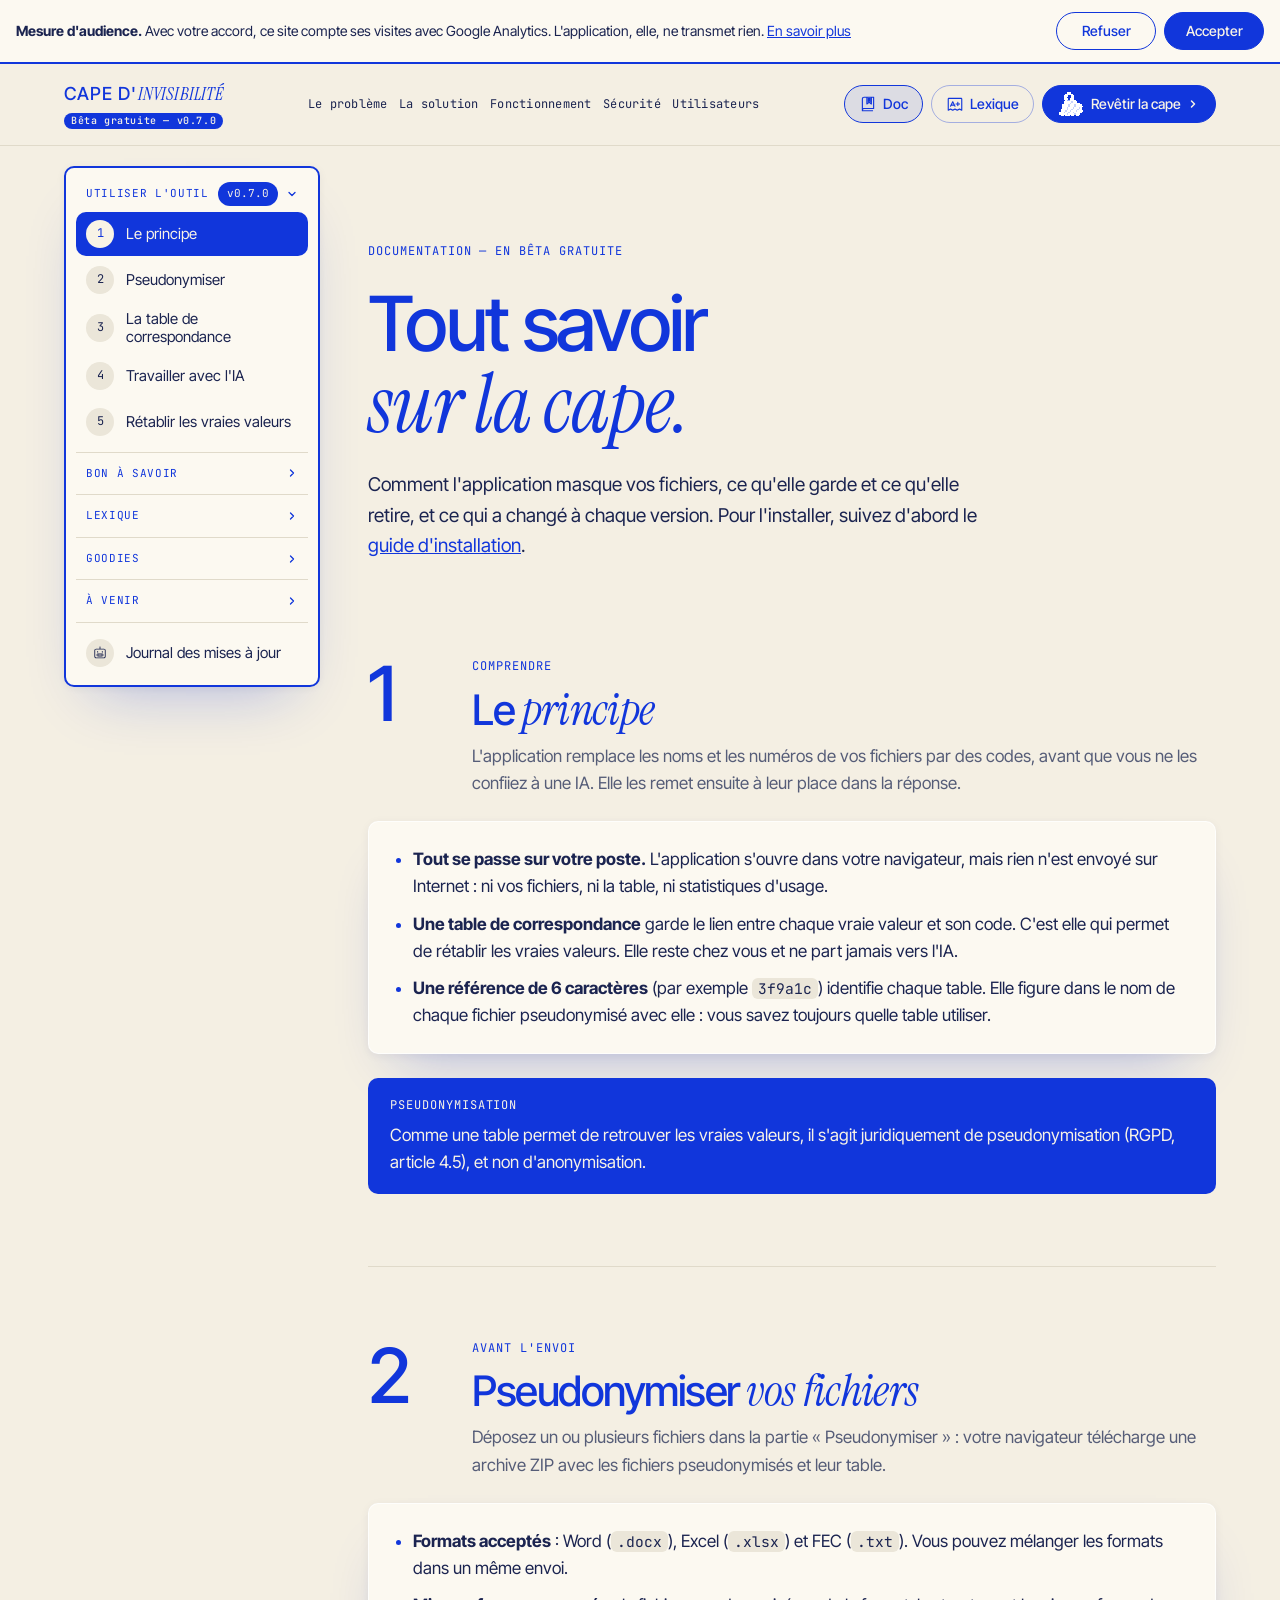
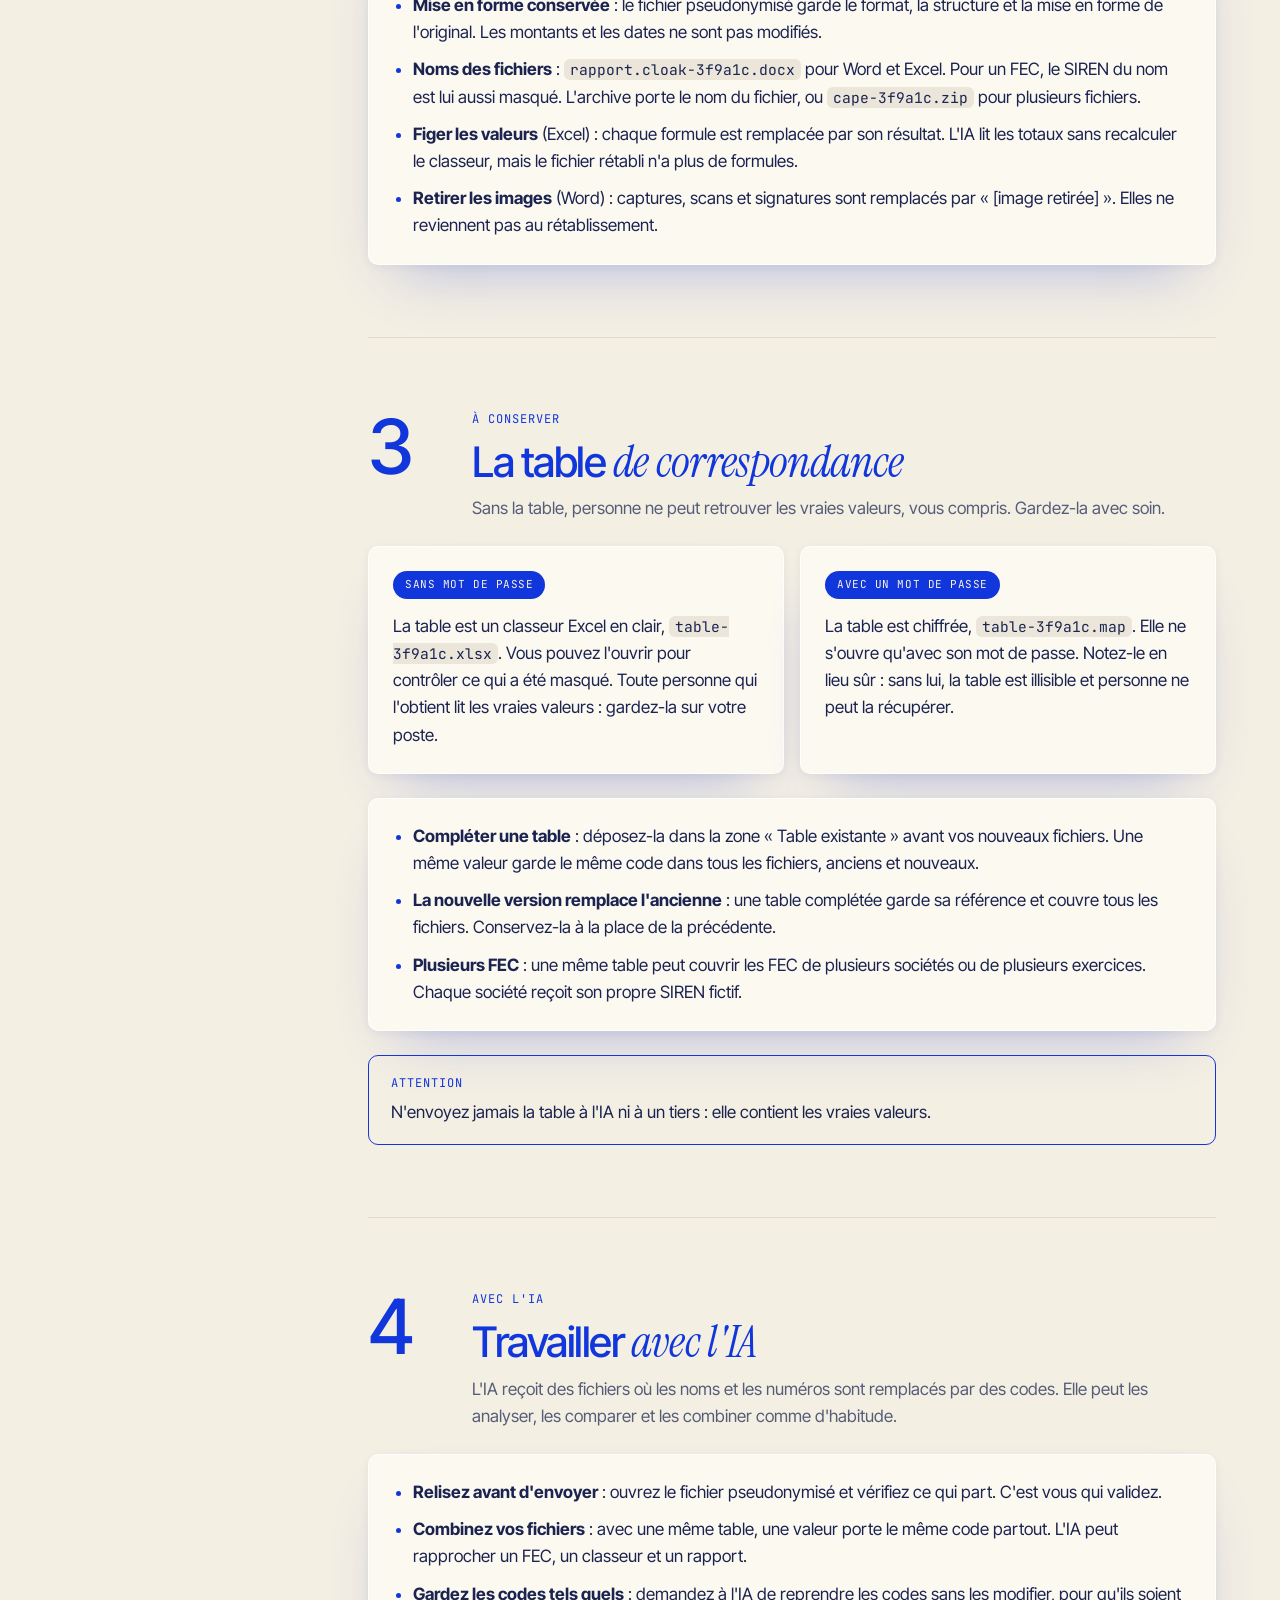
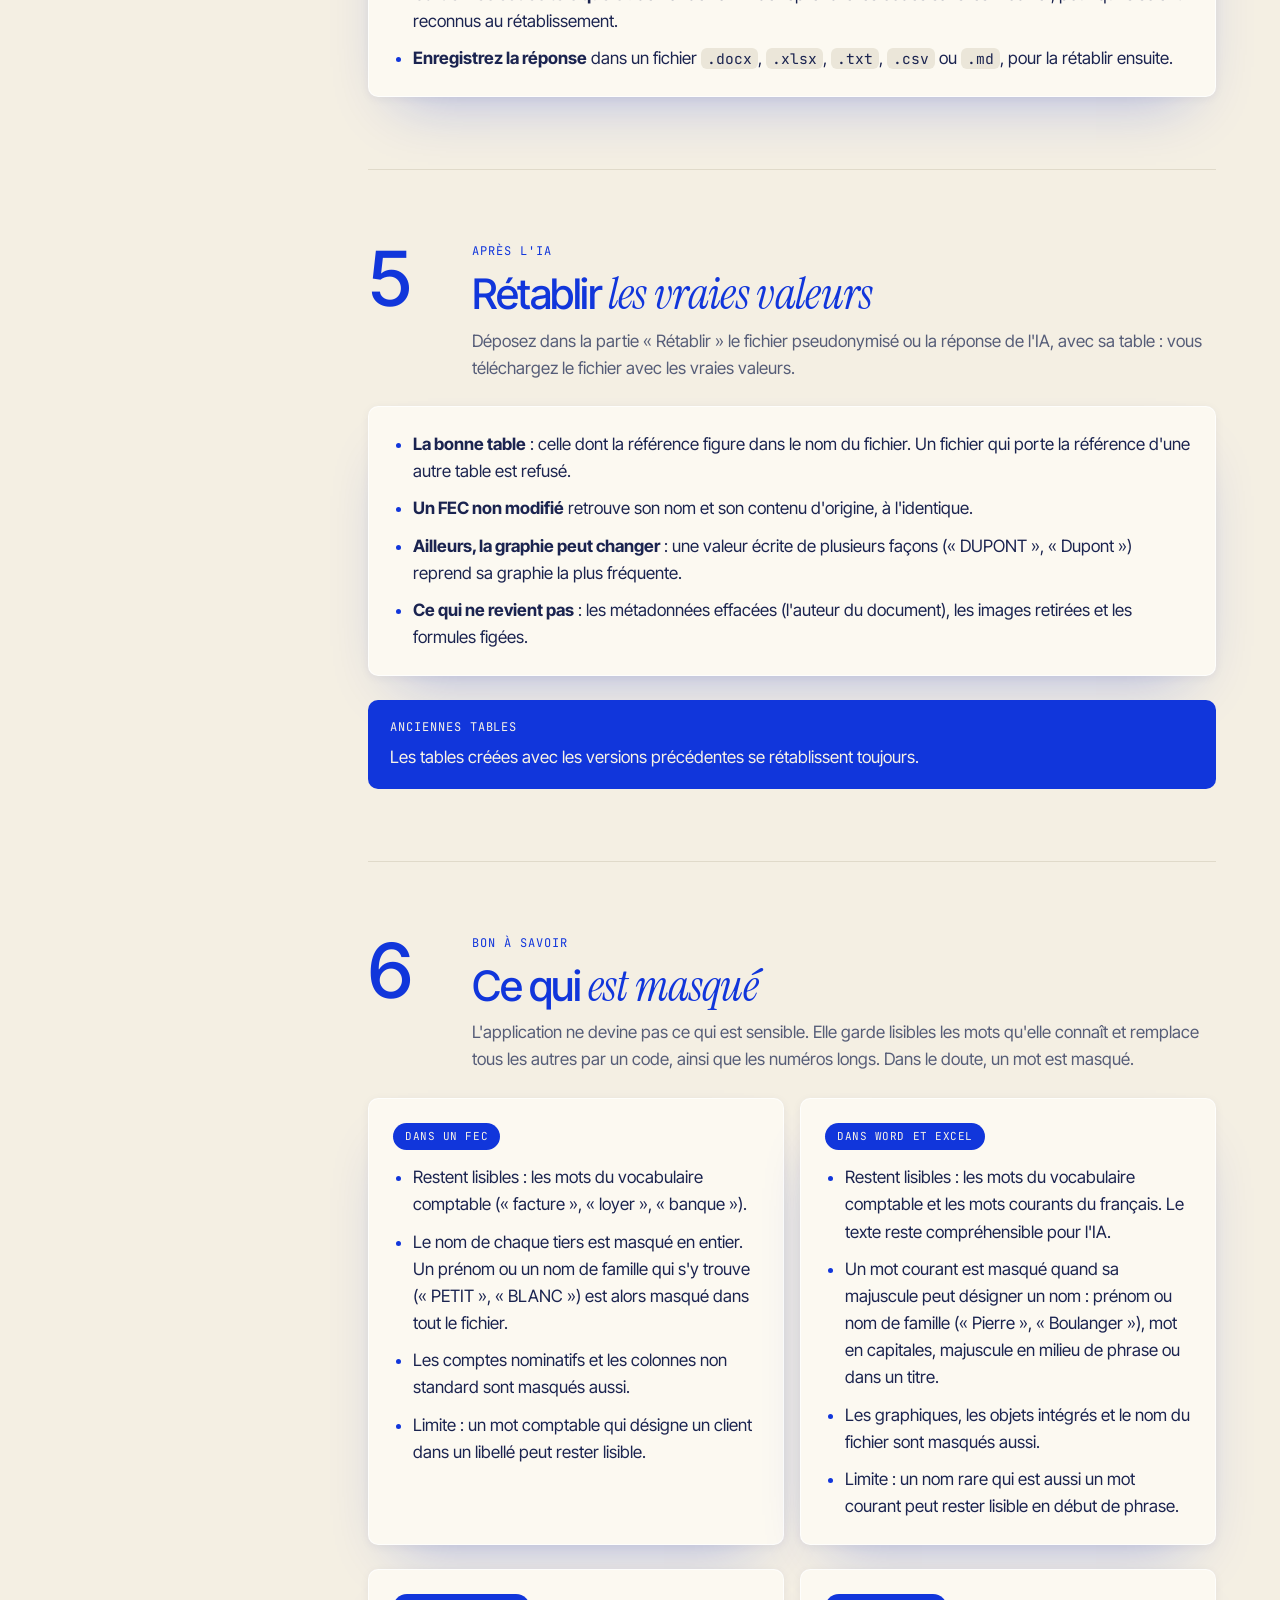
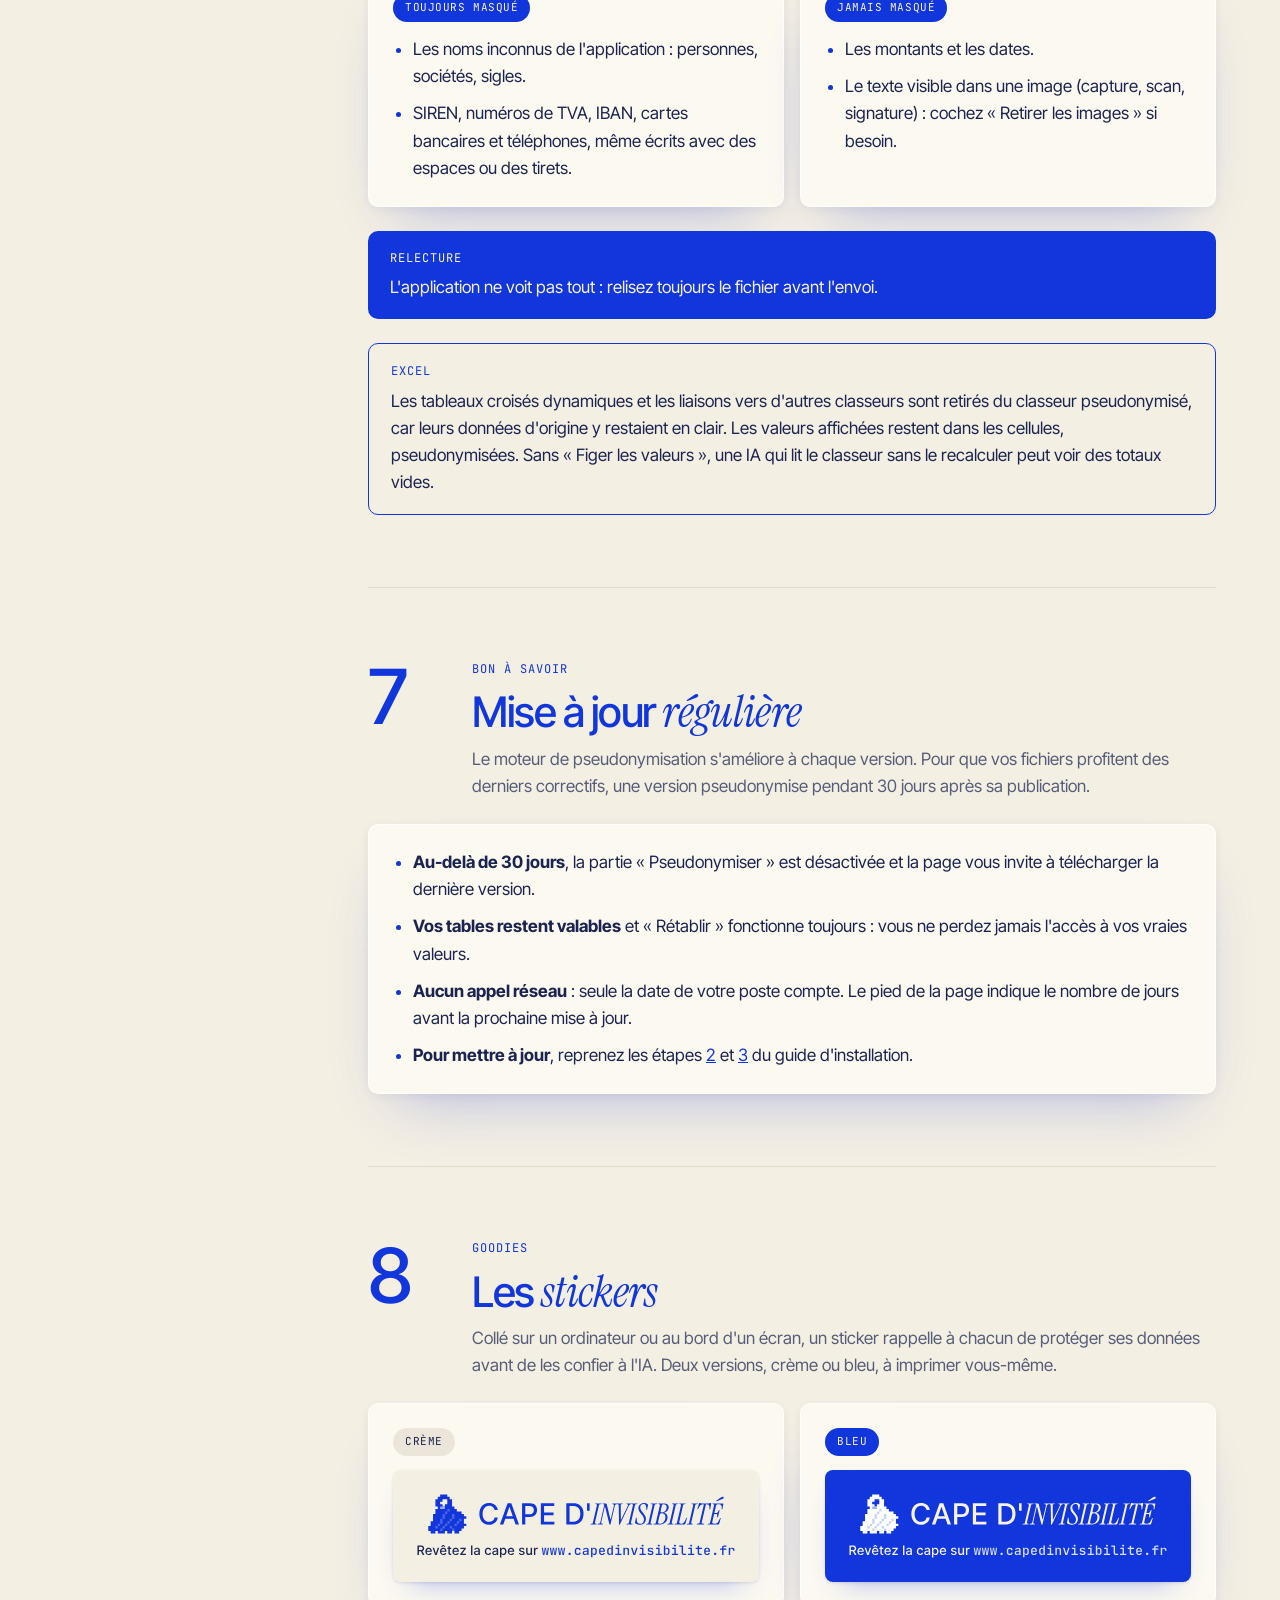
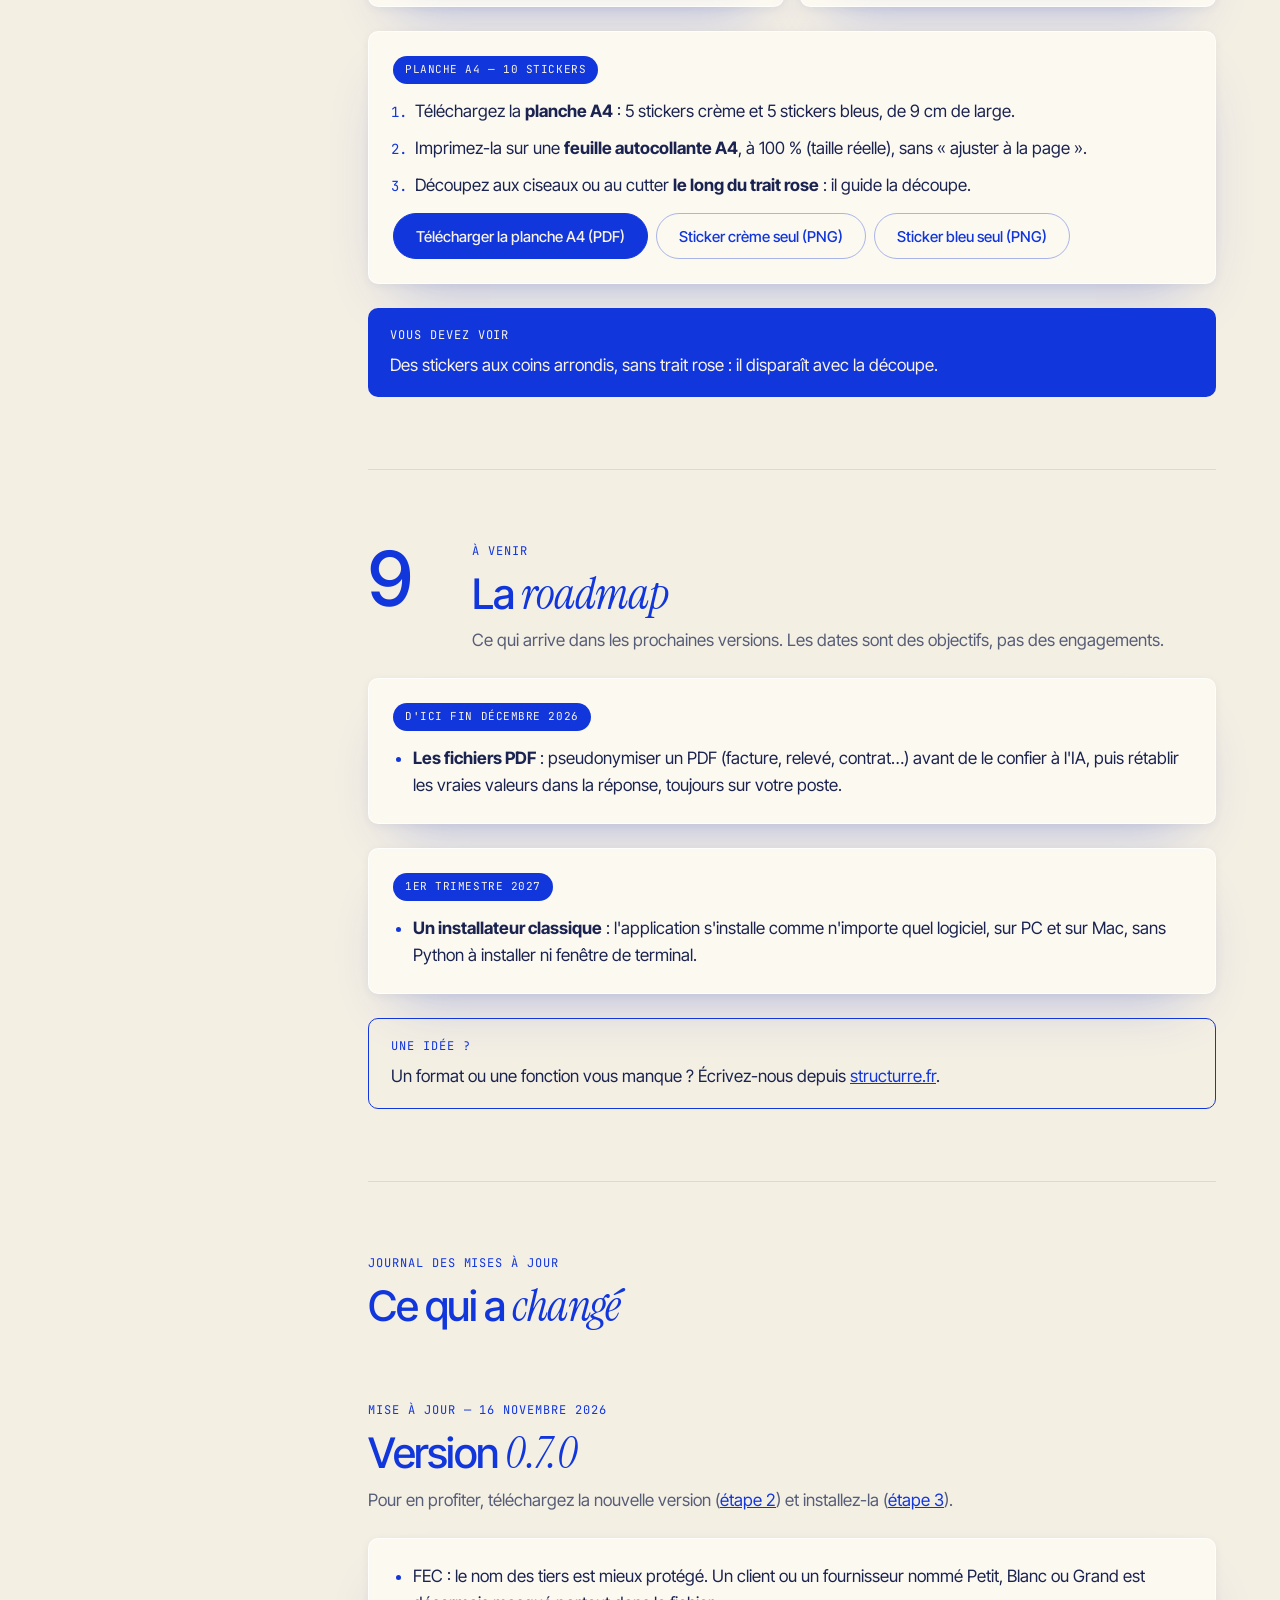
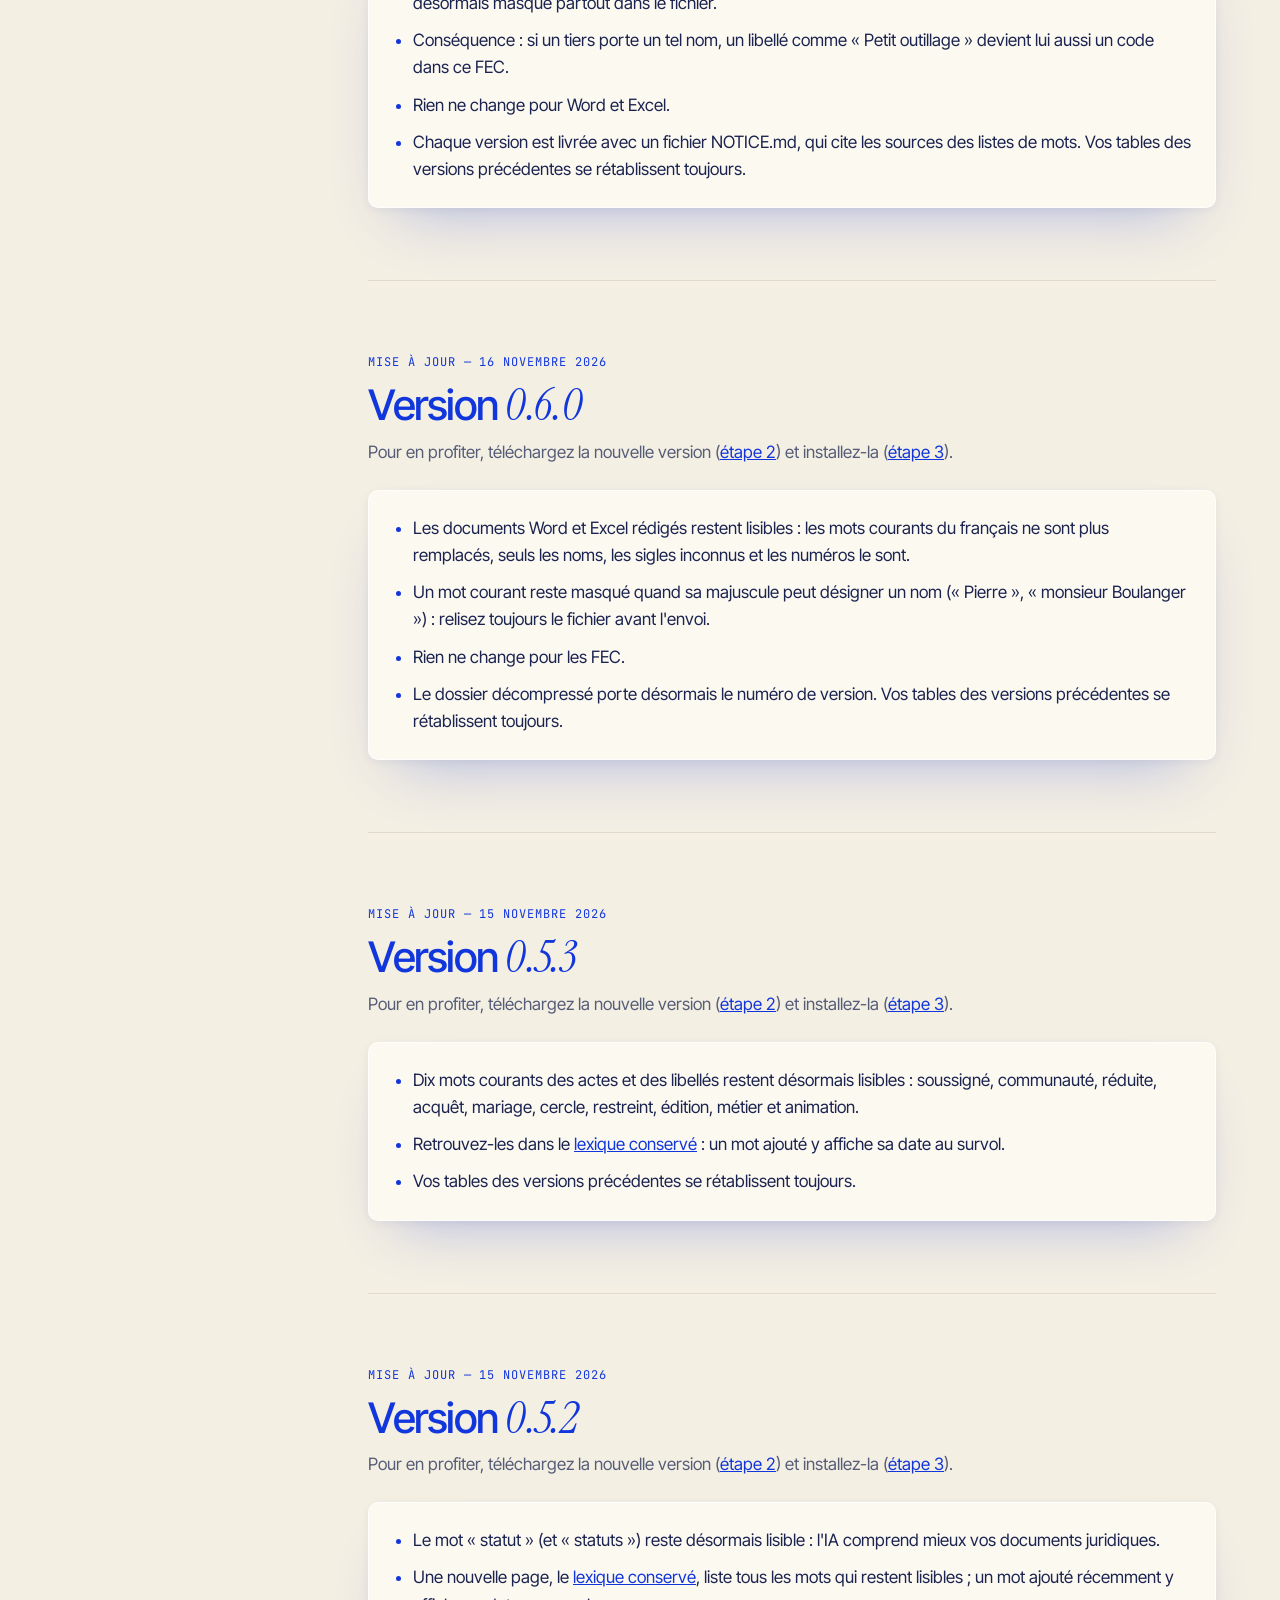
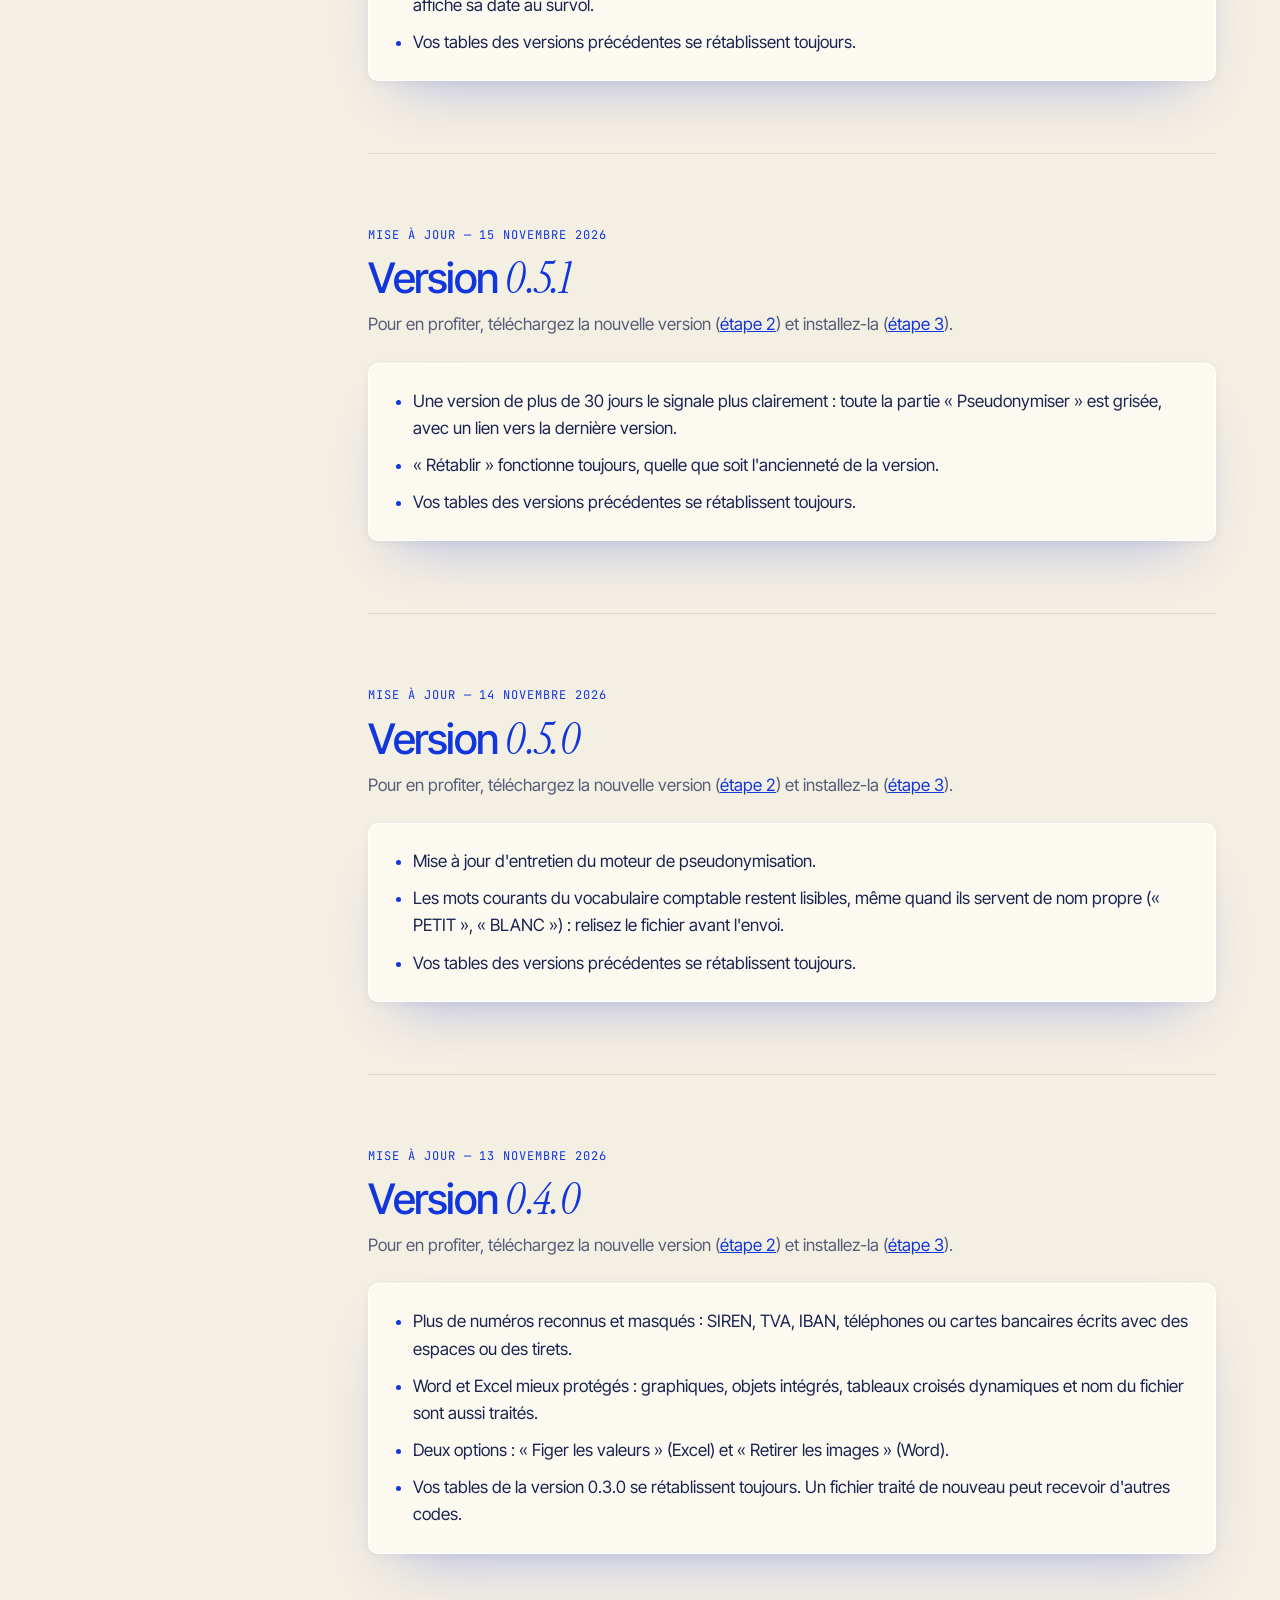
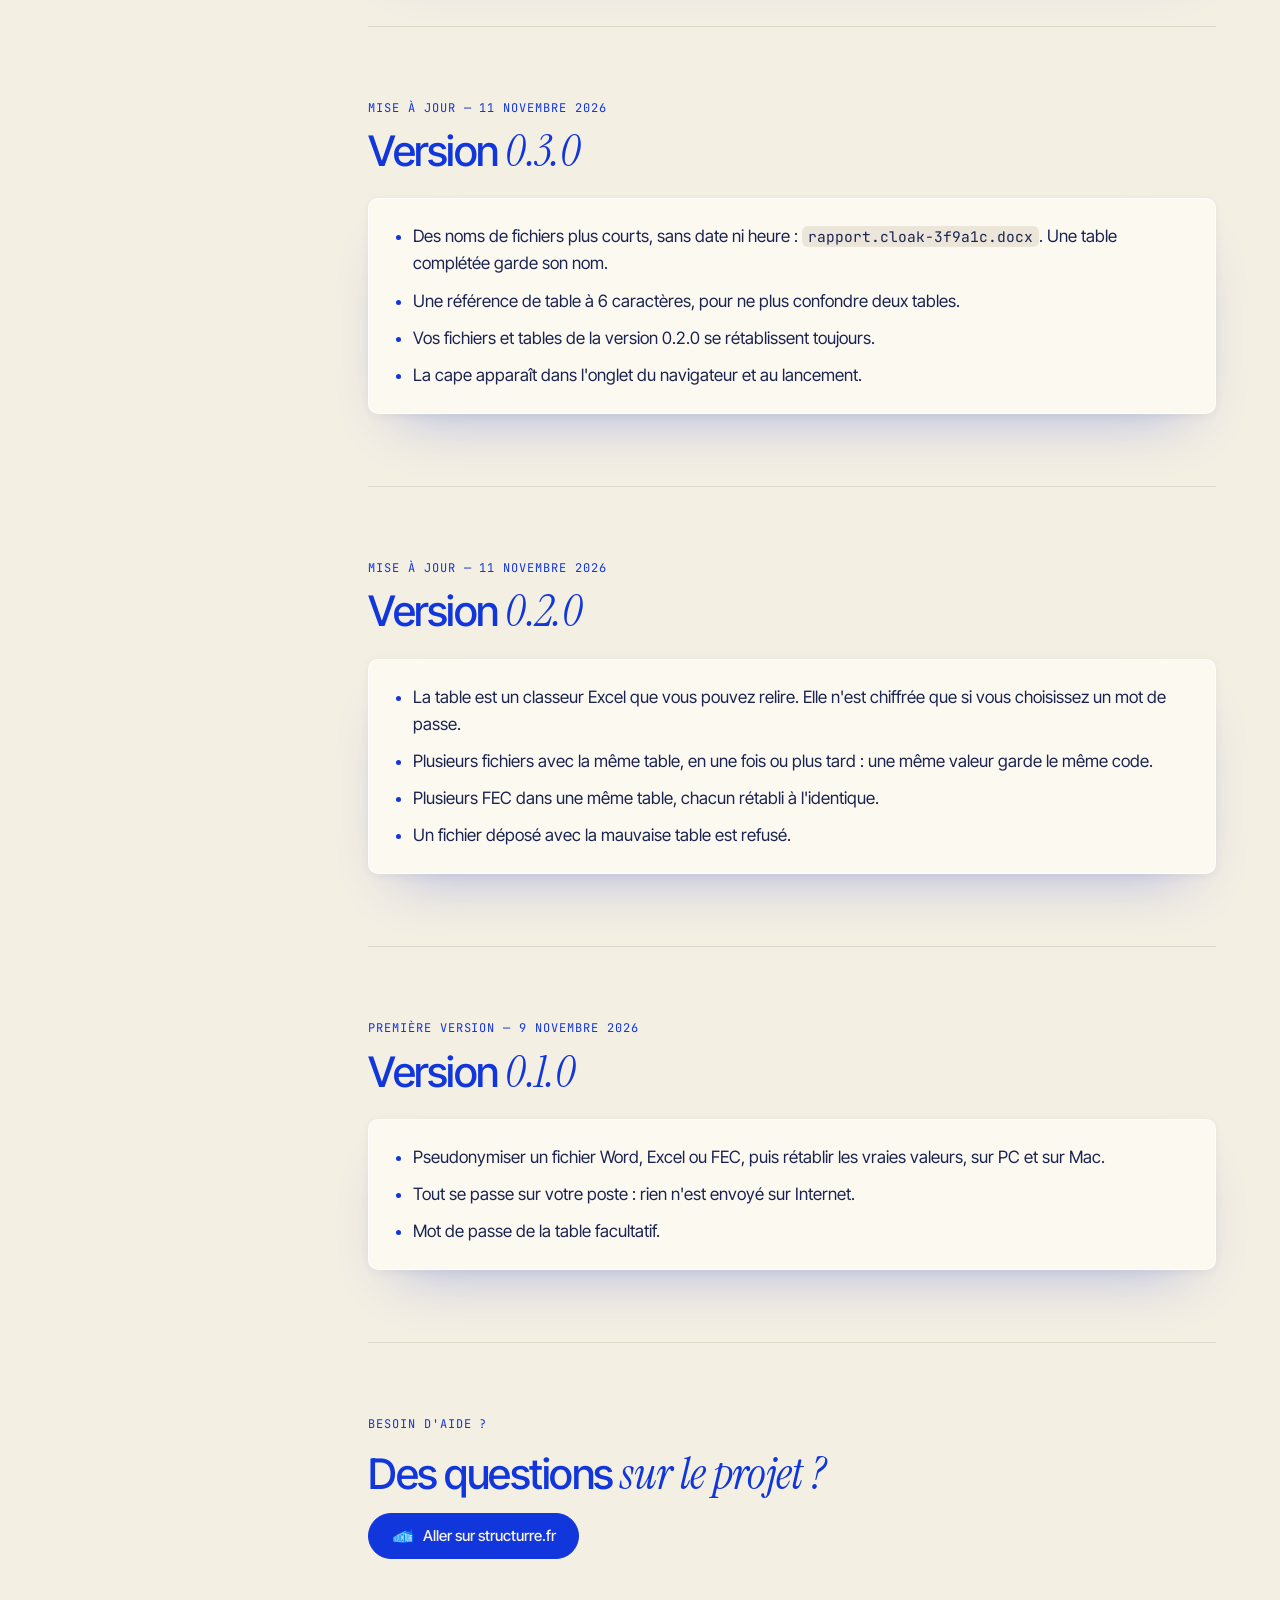
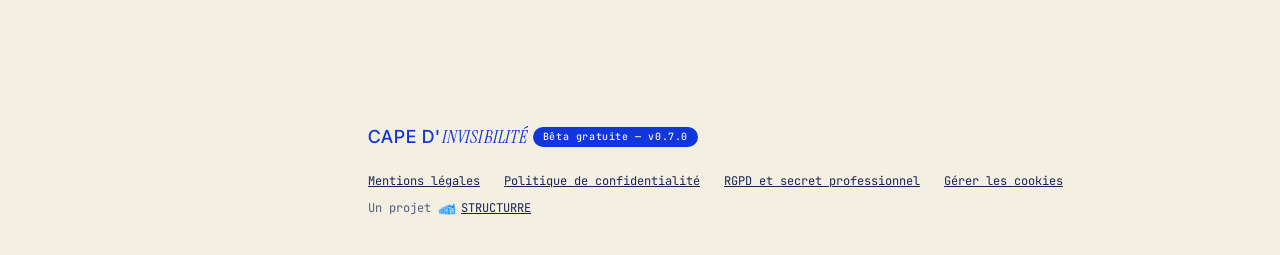
<file: documentation.html>
<!doctype html>
<html lang="fr">
<head>
<meta charset="utf-8">
<meta name="viewport" content="width=device-width, initial-scale=1">
<title>Documentation — Cape d'invisibilité</title>
<meta name="description" content="Utiliser Cape d'invisibilité : pseudonymiser, garder la table de correspondance, travailler avec l'IA, rétablir les vraies valeurs. Et le journal des mises à jour.">
<meta property="og:type" content="article">
<meta property="og:site_name" content="Cape d'invisibilité">
<meta property="og:locale" content="fr_FR">
<meta property="og:title" content="Documentation — Cape d'invisibilité">
<meta property="og:description" content="Utiliser Cape d'invisibilité : pseudonymiser, garder la table de correspondance, travailler avec l'IA, rétablir les vraies valeurs. Et le journal des mises à jour.">
<meta property="og:url" content="https://www.capedinvisibilite.fr/documentation.html">
<meta property="og:image" content="https://www.capedinvisibilite.fr/assets/og-image.jpg">
<meta property="og:image:type" content="image/jpeg">
<meta property="og:image:width" content="1200">
<meta property="og:image:height" content="630">
<meta property="og:image:alt" content="Protégez vos données. Gardez l'IA. Cape d'invisibilité, sur une mer agitée devant un château en ruine.">
<meta name="twitter:card" content="summary_large_image">
<meta name="twitter:title" content="Documentation — Cape d'invisibilité">
<meta name="twitter:description" content="Utiliser Cape d'invisibilité : pseudonymiser, garder la table de correspondance, travailler avec l'IA, rétablir les vraies valeurs. Et le journal des mises à jour.">
<meta name="twitter:image" content="https://www.capedinvisibilite.fr/assets/og-image.jpg">
<meta name="twitter:image:alt" content="Protégez vos données. Gardez l'IA. Cape d'invisibilité, sur une mer agitée devant un château en ruine.">
<link rel="icon" href="favicon.ico" sizes="any">
<link rel="icon" type="image/png" sizes="32x32" href="assets/favicon-32.png">
<link rel="apple-touch-icon" href="assets/apple-touch-icon.png">
<link rel="preconnect" href="https://fonts.googleapis.com">
<link rel="preconnect" href="https://fonts.gstatic.com" crossorigin>
<link rel="stylesheet" href="https://fonts.googleapis.com/css2?family=Inter+Tight:wght@400;500;600&amp;family=Instrument+Serif:ital@1&amp;family=JetBrains+Mono:wght@400;500&amp;display=swap">
<style>
:root {
  --cream: #F4EFE3;
  --paper: #FCF9F1;
  --blue: #1136DB;
  --ink: #1B2450;
  --muted: #565D78;
  --line: #E0DACA;
  --chip: #EBE6D9;
  --on-blue: #F8F3E6;
  --on-blue-muted: #DCE1FA;
  --line-blue: rgba(248, 243, 230, .24);
  --sans: 'Inter Tight', system-ui, sans-serif;
  --serif: 'Instrument Serif', Georgia, serif;
  --mono: 'JetBrains Mono', ui-monospace, Menlo, Consolas, monospace;
  --section: clamp(72px, 10vw, 128px);
}

* { box-sizing: border-box; }
html { scroll-behavior: smooth; scroll-padding-top: 88px; }
@media (prefers-reduced-motion: reduce) { html { scroll-behavior: auto; } }

body {
  margin: 0;
  background: var(--cream);
  color: var(--ink);
  font-family: var(--sans);
  font-size: 17px;
  line-height: 1.6;
  -webkit-font-smoothing: antialiased;
}

a { color: var(--blue); }
a:focus-visible, button:focus-visible, input:focus-visible, textarea:focus-visible, summary:focus-visible {
  outline: 2px solid currentColor;
  outline-offset: 3px;
}

h1, h2, h3, p, ol, ul, figure { margin: 0; }
ol, ul { list-style: none; padding: 0; }

h1, h2 {
  color: var(--blue);
  font-weight: 500;
  letter-spacing: -.035em;
  line-height: 1.02;
}
h1 { font-size: clamp(46px, 6vw, 76px); }
h2 { font-size: clamp(38px, 4.6vw, 60px); }
h1 em, h2 em {
  font-family: var(--serif);
  font-size: 1.08em;
  font-style: italic;
  font-weight: 400;
  letter-spacing: -.015em;
}
h3 { font-size: 23px; font-weight: 500; letter-spacing: -.015em; line-height: 1.2; }

.wrap { max-width: 1200px; margin: 0 auto; padding: 0 24px; }
.section { padding-block: var(--section); }
.split {
  display: grid;
  grid-template-columns: repeat(auto-fit, minmax(min(100%, 420px), 1fr));
  gap: clamp(40px, 6vw, 88px);
}

.eyebrow, .label, .mono {
  font-family: var(--mono);
  font-size: 12px;
  font-weight: 400;
  letter-spacing: .08em;
  text-transform: uppercase;
}
.eyebrow { color: var(--blue); }
.section-title { display: flex; flex-direction: column; gap: 22px; }
.lead { color: var(--ink); }
.small { font-size: 15px; color: var(--muted); }

.btn {
  display: inline-flex;
  align-items: center;
  min-height: 46px;
  padding: 0 22px;
  border: 1px solid var(--blue);
  border-radius: 9999px;
  background: var(--blue);
  color: var(--on-blue);
  font: 500 15px/1 var(--sans);
  text-decoration: none;
  cursor: pointer;
}
.btn:hover { background: #0D2BB5; border-color: #0D2BB5; }
.btn-icon { flex: none; margin-right: 8px; image-rendering: pixelated; }
.chevron { flex: none; margin-left: 6px; }
.btn.ghost { background: transparent; color: var(--blue); border-color: rgba(17, 54, 219, .35); }
.btn.ghost:hover { background: rgba(17, 54, 219, .08); border-color: var(--blue); }

.header-cta { min-height: 38px; padding: 0 16px; font-size: 14px; }

/* En-tête */
.site-header {
  position: sticky;
  top: 0;
  z-index: 100;
  border-bottom: 1px solid var(--line);
  background: var(--cream);
}
.site-header .wrap {
  display: flex;
  flex-wrap: nowrap;
  align-items: center;
  justify-content: space-between;
  gap: 14px 10px;
  padding-block: 16px;
}
.logo {
  color: var(--blue);
  font-size: 18px;
  font-weight: 500;
  letter-spacing: .06em;
  text-decoration: none;
}
.logo span { font-family: var(--serif); font-style: italic; font-weight: 400; letter-spacing: .01em; }
.beta {
  display: inline-block;
  margin-left: 6px;
  padding: 5px 10px 5px;
  border-radius: 9999px;
  background: var(--blue);
  color: var(--on-blue);
  font: 500 10px/1 var(--mono);
  letter-spacing: .06em;
  vertical-align: 3px;
}
/* Bureau : logo, menu et bouton sur une ligne ; si la place manque, le menu défile */
.site-header .logo, .header-cta { flex: none; white-space: nowrap; }
.site-nav { display: flex; flex: 0 1 auto; flex-wrap: nowrap; gap: 6px clamp(10px, .9vw, 16px); min-width: 0; overflow-x: auto; scrollbar-width: none; }
.site-nav::-webkit-scrollbar { display: none; }
.site-nav a { flex: none; white-space: nowrap; }
.site-nav a {
  padding: 6px 0;
  color: var(--ink);
  font-family: var(--mono);
  font-size: 12px;
  letter-spacing: .02em;
  text-decoration: none;
}
.site-nav a:hover { color: var(--blue); }
/* Petit mobile : logo et trois boutons sur une seule ligne */
@media (max-width: 420px) {
  .site-header .header-actions { gap: 4px; }
  .header-actions .header-doc { padding: 0 8px; }
  .header-actions .header-cta { padding: 0 12px; }
  .header-actions .header-cta .btn-icon, .header-actions .header-cta .chevron { display: none; }
}
/* Badge « Bêta gratuite » sous le logo, pour laisser la place au menu */
.site-header .beta { display: table; margin: 4px 0 0; padding: 3px 7px; }
/* Bouton Documentation, à côté de « Revêtir la cape » */
.header-actions { display: flex; flex: none; align-items: center; gap: 8px; }
.header-doc { min-height: 38px; padding: 0 14px; font-size: 14px; white-space: nowrap; }
/* Écran moyen : icône seule, pour que le menu tienne sur la ligne */
@media (max-width: 1240px) {
  .header-doc { padding: 0 10px; }
  .header-doc .btn-icon { margin-right: 0; }
  .header-doc .header-doc-texte { position: absolute; width: 1px; height: 1px; overflow: hidden; clip-path: inset(50%); white-space: nowrap; }
}
.header-doc .btn-icon { margin-right: 6px; image-rendering: auto; }
.header-doc[aria-current="page"] { background: rgba(17, 54, 219, .1); border-color: var(--blue); }

@media (max-width: 760px) {
  html { scroll-padding-top: 104px; }
  .site-header .wrap { flex-wrap: wrap; padding-block: 10px; gap: 4px; }
  .logo { font-size: 15px; }
  .beta { margin-left: 3px; padding: 2px 4px; font-size: 9px; vertical-align: 2px; }
  .site-header .beta { display: table; margin: 3px 0 0; letter-spacing: 0; }
  .site-nav { order: 3; flex-wrap: nowrap; width: 100%; overflow-x: auto; scrollbar-width: none; }
  .header-cta { min-height: 36px; padding: 0 10px; font-size: 13px; }
  .header-cta .btn-icon { width: 16px; height: 16px; margin-right: 4px; }
  .header-doc { min-height: 36px; padding: 0 10px; }
  .header-doc .btn-icon { margin-right: 0; width: 16px; height: 16px; }
  .header-doc .header-doc-texte { position: absolute; width: 1px; height: 1px; overflow: hidden; clip-path: inset(50%); white-space: nowrap; }
  .site-nav::-webkit-scrollbar { display: none; }
  .site-nav a { flex: none; }
}

/* Composants */

.panel {
  border: 1px solid rgba(255, 255, 255, .8);
  border-radius: 10px;
  background: var(--paper);
  box-shadow: 0 30px 60px -30px rgba(17, 54, 219, .32), 0 2px 10px rgba(27, 36, 80, .06);
}

.pill {
  display: inline-flex;
  padding: 5px 12px;
  border-radius: 9999px;
  background: var(--chip);
  color: var(--ink);
  font-family: var(--mono);
  font-size: 11px;
  letter-spacing: .05em;
  text-transform: uppercase;
}

.pill.on { background: var(--blue); color: var(--on-blue); }
.note { color: var(--muted); font-family: var(--mono); font-size: 12px; }
.row {
  display: flex;
  justify-content: space-between;
  gap: 16px;
  padding: 13px 0;
  border-top: 1px solid var(--line);
  font-size: 16px;
  line-height: 1.45;
}

/* Pied de page */
.site-footer .wrap { display: flex; flex-wrap: wrap; justify-content: space-between; align-items: center; gap: 20px 24px; padding-block: 36px; }
.legal { display: flex; flex-wrap: wrap; gap: 8px 24px; font-family: var(--mono); font-size: 12px; color: var(--muted); }
.legal a { color: var(--ink); }
.legal .projet { display: inline-flex; align-items: center; gap: 6px; }
.legal .projet a { display: inline-flex; align-items: center; gap: 4px; }

/* Page d'installation */
:root { --rail: 304px; }
.guide { max-width: 1200px; margin: 0 auto; padding: 0 24px 0 calc(24px + var(--rail)); }
.guide-hero { display: flex; flex-direction: column; align-items: flex-start; gap: 24px; padding-block: clamp(56px, 8vw, 96px) 24px; }
.guide-hero .lead { max-width: 620px; font-size: 19px; }

/* Menu fixe, centré verticalement */
.steps-nav {
  position: fixed;
  z-index: 50;
  top: 50%;
  left: max(24px, calc((100vw - 1200px) / 2 + 24px));
  width: 256px;
  padding: 10px;
  transform: translateY(-50%);
  border: 2px solid #1136db;
  border-radius: 10px;
  background: var(--paper);
  box-shadow: 0 30px 60px -30px rgba(17, 54, 219, .32), 0 2px 10px rgba(27, 36, 80, .06);
}
.steps-nav ol { display: flex; flex-direction: column; gap: 2px; }
.steps-group + .steps-group { margin-top: 8px; padding-top: 8px; border-top: 1px solid var(--line); }
.steps-cat { margin: 0; padding: 4px 10px 6px; color: var(--blue); font-family: var(--mono); font-size: 11px; letter-spacing: .06em; text-transform: uppercase; }
.steps-cat:has(.steps-version) { display: flex; justify-content: space-between; align-items: center; gap: 8px; }
.steps-version.pill { padding: 3px 9px; text-transform: none; letter-spacing: 0; }
.steps-nav a {
  display: flex;
  align-items: center;
  gap: 12px;
  min-height: 44px;
  padding: 6px 10px;
  border-radius: 10px;
  color: var(--ink);
  font-size: 15px;
  line-height: 1.2;
  text-decoration: none;
}
.steps-nav a:hover { background: rgba(17, 54, 219, .08); color: var(--blue); }
.steps-nav .n {
  flex: none;
  display: grid;
  place-items: center;
  width: 28px;
  height: 28px;
  border-radius: 9999px;
  background: var(--chip);
  color: var(--ink);
  font-family: var(--mono);
  font-size: 12px;
}
.steps-nav a[aria-current="step"] { background: var(--blue); color: var(--on-blue); }
.steps-nav a[aria-current="step"] .n { background: var(--on-blue); color: var(--blue); }
/* Soufflet (grand écran) : une seule catégorie ouverte à la fois, les autres au survol ou au clic */
/* Menu ancré sous l'en-tête (au-delà du mobile) ; --menu-haut est tenu à jour par le script du menu */
@media (min-width: 761px) {
  .steps-nav { top: var(--menu-haut, 102px); transform: none; max-height: calc(100vh - var(--menu-haut, 102px) - 20px); overflow-y: auto; }
}
.steps-nav.soufflet .steps-cat { display: flex; align-items: center; gap: 8px; border-radius: 8px; cursor: pointer; user-select: none; }
.steps-nav.soufflet .steps-cat:hover { background: rgba(17, 54, 219, .08); }
.steps-nav.soufflet .steps-cat:focus-visible { outline: 2px solid var(--blue); outline-offset: 1px; }
.steps-nav.soufflet .steps-cat .steps-version { margin-left: auto; }
.steps-cat .fleche { display: none; flex: none; transition: transform .2s ease; }
.steps-nav.soufflet .steps-cat .fleche { display: block; }
.steps-nav.soufflet .steps-cat:not(:has(.steps-version)) .fleche { margin-left: auto; }
.steps-nav.soufflet .steps-group.replie .fleche { transform: rotate(-90deg); }
.steps-nav.soufflet .steps-group.replie ol { display: none; }
.steps-nav.soufflet .steps-group.replie .steps-cat { padding-bottom: 4px; }
@media (prefers-reduced-motion: reduce) { .steps-cat .fleche { transition: none; } }

/* Étapes */
.step { display: flex; flex-direction: column; gap: 24px; padding-block: clamp(44px, 6vw, 72px); border-top: 1px solid var(--line); scroll-margin-top: 72px; }
.step:first-of-type { border-top: 0; }
.step-head { display: grid; grid-template-columns: clamp(64px, 8vw, 96px) minmax(0, 1fr); gap: 8px; align-items: start; }
.step-num { color: var(--blue); font-size: clamp(52px, 6vw, 76px); font-weight: 500; letter-spacing: -.05em; line-height: .95; }
.step-title { display: flex; flex-direction: column; gap: 10px; }
.step h2 { font-size: clamp(30px, 3.4vw, 42px); }
.step-why { color: var(--muted); }
.journal { scroll-margin-top: 72px; }
.journal-head { display: flex; flex-direction: column; gap: 10px; padding-block: clamp(44px, 6vw, 72px) 0; border-top: 1px solid var(--line); }
.journal-head h2 { font-size: clamp(30px, 3.4vw, 42px); }
.journal-head .btn { align-self: flex-start; }
.journal .step:first-of-type { border-top: 0; }
.release .step-head { grid-template-columns: minmax(0, 1fr); }
.os { display: grid; grid-template-columns: repeat(auto-fit, minmax(min(100%, 280px), 1fr)); gap: 16px; }
.card { display: flex; flex-direction: column; gap: 14px; padding: 24px; }
.card ol { display: flex; flex-direction: column; gap: 10px; padding-left: 22px; list-style: decimal; }
.card ol li::marker { color: var(--blue); font-family: var(--mono); font-size: 14px; }
.card ul { display: flex; flex-direction: column; gap: 10px; padding-left: 20px; list-style: disc; }
.card ul li::marker { color: var(--blue); }
.pill { align-self: flex-start; }
.card .btn { align-self: flex-start; }
/* Goodies : aperçu des stickers, coins arrondis comme la découpe */
.goodie img { display: block; width: 100%; height: auto; border-radius: 8px; box-shadow: 0 14px 30px -18px rgba(17, 54, 219, .45), 0 1px 3px rgba(27, 36, 80, .12); }
.goodie-liens { display: flex; flex-wrap: wrap; gap: 8px; }
.goodie-liens .btn { align-self: auto; }
.card .small { margin-top: -8px; }
code {
  padding: 1px 6px;
  border-radius: 6px;
  background: var(--chip);
  color: var(--ink);
  font-family: var(--mono);
  font-size: .86em;
  overflow-wrap: anywhere;
}
.unlock { display: flex; flex-direction: column; gap: 12px; padding: 18px 20px; border-radius: 10px; background: rgba(17, 54, 219, .1); }
.unlock .label { color: var(--blue); font-weight: 500; }
.unlock code { background: rgba(255, 255, 255, .7); }
.callout { display: flex; flex-direction: column; gap: 6px; padding: 18px 22px; border-radius: 10px; }
.callout .label { color: inherit; }
.callout.see { background: var(--blue); color: var(--on-blue); }
.callout.see code { background: rgba(248, 243, 230, .18); color: var(--on-blue); }
.callout.warn { border: 1px solid var(--blue); color: var(--ink); }
.callout.warn .label { color: var(--blue); }
.guide-end { display: flex; flex-direction: column; align-items: flex-start; gap: 16px; padding-block: clamp(44px, 6vw, 72px) var(--section); border-top: 1px solid var(--line); }
.guide-end h2 { font-size: clamp(30px, 3.4vw, 42px); }
.site-footer .wrap { padding-left: calc(24px + var(--rail)); }

/* Écran étroit : le menu est retiré, le contenu prend toute la largeur */
@media (max-width: 1040px) {
  :root { --rail: 0px; }
  .steps-nav { display: none; }
  .guide { padding-right: 16px; padding-left: 16px; }
  .site-footer .wrap { padding-left: 16px; }
  .card { padding: 20px; }
}
</style>
<link rel="stylesheet" href="assets/consentement.css">
<script src="assets/consentement.js" defer></script>
</head>
<body>

<header class="site-header">
<div class="wrap">
<a class="logo" href="index.html#accueil">CAPE D'<span>INVISIBILITÉ</span><sup class="beta">Bêta gratuite — v0.7.0</sup></a>
<nav class="site-nav" aria-label="Navigation principale">
<a href="index.html#probleme">Le problème</a>
<a href="index.html#solution">La solution</a>
<a href="index.html#fonctionnement">Fonctionnement</a>
<a href="index.html#securite">Sécurité</a>
<a href="index.html#utilisateurs">Utilisateurs</a>
</nav>
<div class="header-actions">
<a class="btn ghost header-doc" href="documentation.html" title="Documentation" aria-current="page"><svg class="btn-icon" width="18" height="18" viewBox="0 0 32 32" fill="currentColor" aria-hidden="true"><path d="M26 3H9C7.93913 3 6.92172 3.42143 6.17157 4.17157C5.42143 4.92172 5 5.93913 5 7V28C5 28.2652 5.10536 28.5196 5.29289 28.7071C5.48043 28.8946 5.73478 29 6 29H24C24.2652 29 24.5196 28.8946 24.7071 28.7071C24.8946 28.5196 25 28.2652 25 28C25 27.7348 24.8946 27.4804 24.7071 27.2929C24.5196 27.1054 24.2652 27 24 27H7C7 26.4696 7.21071 25.9609 7.58579 25.5858C7.96086 25.2107 8.46957 25 9 25H26C26.2652 25 26.5196 24.8946 26.7071 24.7071C26.8946 24.5196 27 24.2652 27 24V4C27 3.73478 26.8946 3.48043 26.7071 3.29289C26.5196 3.10536 26.2652 3 26 3ZM15 5H21V14L18.5987 12.2C18.4257 12.0702 18.2151 12 17.9988 12C17.7824 12 17.5718 12.0702 17.3988 12.2L15 14V5ZM25 23H9C8.29768 22.999 7.60763 23.1841 7 23.5362V7C7 6.46957 7.21071 5.96086 7.58579 5.58579C7.96086 5.21071 8.46957 5 9 5H13V16C13 16.1857 13.0517 16.3678 13.1493 16.5257C13.247 16.6837 13.3867 16.8114 13.5528 16.8944C13.7189 16.9775 13.9048 17.0126 14.0898 16.996C14.2748 16.9793 14.4514 16.9114 14.6 16.8L18 14.25L21.4013 16.8C21.574 16.9296 21.7841 16.9997 22 17C22.2652 17 22.5196 16.8946 22.7071 16.7071C22.8946 16.5196 23 16.2652 23 16V5H25V23Z"></path><path d="M15 5H21V14L18 11.75L15 14Z"></path></svg><span class="header-doc-texte">Doc</span></a>
<a class="btn ghost header-doc" href="lexique.html" title="Lexique"><svg class="btn-icon" width="18" height="18" viewBox="0 0 32 32" fill="currentColor" aria-hidden="true"><path d="M27 5H5C4.46957 5 3.96086 5.21071 3.58579 5.58579C3.21071 5.96086 3 6.46957 3 7V27C2.99988 27.1705 3.04337 27.3383 3.12636 27.4873C3.20934 27.6363 3.32904 27.7616 3.4741 27.8513C3.61916 27.941 3.78474 27.9921 3.95511 27.9997C4.12549 28.0074 4.29499 27.9713 4.4475 27.895L8 26.1175L11.5525 27.895C11.6914 27.9645 11.8446 28.0007 12 28.0007C12.1554 28.0007 12.3086 27.9645 12.4475 27.895L16 26.1175L19.5525 27.895C19.6914 27.9645 19.8446 28.0007 20 28.0007C20.1554 28.0007 20.3086 27.9645 20.4475 27.895L24 26.1175L27.5525 27.895C27.705 27.9713 27.8745 28.0074 28.0449 27.9997C28.2153 27.9921 28.3808 27.941 28.5259 27.8513C28.671 27.7616 28.7907 27.6363 28.8736 27.4873C28.9566 27.3383 29.0001 27.1705 29 27V7C29 6.46957 28.7893 5.96086 28.4142 5.58579C28.0391 5.21071 27.5304 5 27 5ZM27 25.3825L24.4475 24.105C24.3086 24.0355 24.1554 23.9993 24 23.9993C23.8446 23.9993 23.6914 24.0355 23.5525 24.105L20 25.8825L16.4475 24.105C16.3086 24.0355 16.1554 23.9993 16 23.9993C15.8446 23.9993 15.6914 24.0355 15.5525 24.105L12 25.8825L8.4475 24.105C8.30857 24.0355 8.15535 23.9993 8 23.9993C7.84465 23.9993 7.69143 24.0355 7.5525 24.105L5 25.3825V7H27V25.3825ZM7.5525 20.895C7.67002 20.9539 7.79798 20.989 7.92908 20.9983C8.06017 21.0077 8.19183 20.9911 8.31651 20.9495C8.4412 20.908 8.55647 20.8422 8.65573 20.7561C8.75499 20.67 8.8363 20.5651 8.895 20.4475L9.6175 19H14.3825L15.105 20.4475C15.1638 20.565 15.2451 20.6698 15.3444 20.7559C15.4436 20.842 15.5589 20.9077 15.6836 20.9493C15.8082 20.9908 15.9399 21.0074 16.0709 20.9981C16.202 20.9888 16.33 20.9538 16.4475 20.895C16.565 20.8362 16.6698 20.7549 16.7559 20.6556C16.842 20.5563 16.9077 20.4411 16.9493 20.3164C16.9908 20.1918 17.0074 20.0601 16.9981 19.9291C16.9888 19.798 16.9538 19.67 16.895 19.5525L12.895 11.5525C12.8121 11.3861 12.6844 11.2461 12.5263 11.1483C12.3682 11.0504 12.1859 10.9986 12 10.9986C11.8141 10.9986 11.6318 11.0504 11.4737 11.1483C11.3156 11.2461 11.1879 11.3861 11.105 11.5525L7.105 19.5525C7.04615 19.67 7.01104 19.798 7.00168 19.9291C6.99232 20.0602 7.0089 20.1918 7.05046 20.3165C7.09202 20.4412 7.15775 20.5565 7.2439 20.6557C7.33004 20.755 7.43491 20.8363 7.5525 20.895ZM12 14.2362L13.3825 17H10.6175L12 14.2362ZM17 16C17 15.7348 17.1054 15.4804 17.2929 15.2929C17.4804 15.1054 17.7348 15 18 15H20V13C20 12.7348 20.1054 12.4804 20.2929 12.2929C20.4804 12.1054 20.7348 12 21 12C21.2652 12 21.5196 12.1054 21.7071 12.2929C21.8946 12.4804 22 12.7348 22 13V15H24C24.2652 15 24.5196 15.1054 24.7071 15.2929C24.8946 15.4804 25 15.7348 25 16C25 16.2652 24.8946 16.5196 24.7071 16.7071C24.5196 16.8946 24.2652 17 24 17H22V19C22 19.2652 21.8946 19.5196 21.7071 19.7071C21.5196 19.8946 21.2652 20 21 20C20.7348 20 20.4804 19.8946 20.2929 19.7071C20.1054 19.5196 20 19.2652 20 19V17H18C17.7348 17 17.4804 16.8946 17.2929 16.7071C17.1054 16.5196 17 16.2652 17 16Z"></path></svg><span class="header-doc-texte">Lexique</span></a>
<a class="btn header-cta" href="installation.html"><img class="btn-icon" src="assets/cape.png" alt="" width="24" height="24">Revêtir la cape<svg class="chevron" width="12" height="12" viewBox="0 0 24 24" fill="none" stroke="currentColor" stroke-width="3" stroke-linecap="round" stroke-linejoin="round" aria-hidden="true"><path d="M9 6l6 6-6 6"></path></svg></a>
</div>
</div>
</header>

<nav class="steps-nav" aria-label="Sommaire de la documentation">
<div class="steps-group">
<p class="steps-cat">Utiliser l'outil <span class="steps-version pill on">v0.7.0</span></p>
<ol>
<li><a href="#principe"><span class="n">1</span><span class="label-text">Le principe</span></a></li>
<li><a href="#pseudonymiser"><span class="n">2</span><span class="label-text">Pseudonymiser</span></a></li>
<li><a href="#table"><span class="n">3</span><span class="label-text">La table de correspondance</span></a></li>
<li><a href="#ia"><span class="n">4</span><span class="label-text">Travailler avec l'IA</span></a></li>
<li><a href="#retablir"><span class="n">5</span><span class="label-text">Rétablir les vraies valeurs</span></a></li>
</ol>
</div>
<div class="steps-group">
<p class="steps-cat">Bon à savoir</p>
<ol>
<li><a href="#masque"><span class="n">6</span><span class="label-text">Ce qui est masqué</span></a></li>
<li><a href="#mise-a-jour"><span class="n">7</span><span class="label-text">Mise à jour régulière</span></a></li>
</ol>
</div>
<div class="steps-group">
<p class="steps-cat">Lexique</p>
<ol>
<li><a href="lexique.html"><span class="n"><svg width="16" height="16" viewBox="0 0 32 32" fill="currentColor" aria-hidden="true"><path d="M27 5H5C4.46957 5 3.96086 5.21071 3.58579 5.58579C3.21071 5.96086 3 6.46957 3 7V27C2.99988 27.1705 3.04337 27.3383 3.12636 27.4873C3.20934 27.6363 3.32904 27.7616 3.4741 27.8513C3.61916 27.941 3.78474 27.9921 3.95511 27.9997C4.12549 28.0074 4.29499 27.9713 4.4475 27.895L8 26.1175L11.5525 27.895C11.6914 27.9645 11.8446 28.0007 12 28.0007C12.1554 28.0007 12.3086 27.9645 12.4475 27.895L16 26.1175L19.5525 27.895C19.6914 27.9645 19.8446 28.0007 20 28.0007C20.1554 28.0007 20.3086 27.9645 20.4475 27.895L24 26.1175L27.5525 27.895C27.705 27.9713 27.8745 28.0074 28.0449 27.9997C28.2153 27.9921 28.3808 27.941 28.5259 27.8513C28.671 27.7616 28.7907 27.6363 28.8736 27.4873C28.9566 27.3383 29.0001 27.1705 29 27V7C29 6.46957 28.7893 5.96086 28.4142 5.58579C28.0391 5.21071 27.5304 5 27 5ZM27 25.3825L24.4475 24.105C24.3086 24.0355 24.1554 23.9993 24 23.9993C23.8446 23.9993 23.6914 24.0355 23.5525 24.105L20 25.8825L16.4475 24.105C16.3086 24.0355 16.1554 23.9993 16 23.9993C15.8446 23.9993 15.6914 24.0355 15.5525 24.105L12 25.8825L8.4475 24.105C8.30857 24.0355 8.15535 23.9993 8 23.9993C7.84465 23.9993 7.69143 24.0355 7.5525 24.105L5 25.3825V7H27V25.3825ZM7.5525 20.895C7.67002 20.9539 7.79798 20.989 7.92908 20.9983C8.06017 21.0077 8.19183 20.9911 8.31651 20.9495C8.4412 20.908 8.55647 20.8422 8.65573 20.7561C8.75499 20.67 8.8363 20.5651 8.895 20.4475L9.6175 19H14.3825L15.105 20.4475C15.1638 20.565 15.2451 20.6698 15.3444 20.7559C15.4436 20.842 15.5589 20.9077 15.6836 20.9493C15.8082 20.9908 15.9399 21.0074 16.0709 20.9981C16.202 20.9888 16.33 20.9538 16.4475 20.895C16.565 20.8362 16.6698 20.7549 16.7559 20.6556C16.842 20.5563 16.9077 20.4411 16.9493 20.3164C16.9908 20.1918 17.0074 20.0601 16.9981 19.9291C16.9888 19.798 16.9538 19.67 16.895 19.5525L12.895 11.5525C12.8121 11.3861 12.6844 11.2461 12.5263 11.1483C12.3682 11.0504 12.1859 10.9986 12 10.9986C11.8141 10.9986 11.6318 11.0504 11.4737 11.1483C11.3156 11.2461 11.1879 11.3861 11.105 11.5525L7.105 19.5525C7.04615 19.67 7.01104 19.798 7.00168 19.9291C6.99232 20.0602 7.0089 20.1918 7.05046 20.3165C7.09202 20.4412 7.15775 20.5565 7.2439 20.6557C7.33004 20.755 7.43491 20.8363 7.5525 20.895ZM12 14.2362L13.3825 17H10.6175L12 14.2362ZM17 16C17 15.7348 17.1054 15.4804 17.2929 15.2929C17.4804 15.1054 17.7348 15 18 15H20V13C20 12.7348 20.1054 12.4804 20.2929 12.2929C20.4804 12.1054 20.7348 12 21 12C21.2652 12 21.5196 12.1054 21.7071 12.2929C21.8946 12.4804 22 12.7348 22 13V15H24C24.2652 15 24.5196 15.1054 24.7071 15.2929C24.8946 15.4804 25 15.7348 25 16C25 16.2652 24.8946 16.5196 24.7071 16.7071C24.5196 16.8946 24.2652 17 24 17H22V19C22 19.2652 21.8946 19.5196 21.7071 19.7071C21.5196 19.8946 21.2652 20 21 20C20.7348 20 20.4804 19.8946 20.2929 19.7071C20.1054 19.5196 20 19.2652 20 19V17H18C17.7348 17 17.4804 16.8946 17.2929 16.7071C17.1054 16.5196 17 16.2652 17 16Z"></path></svg></span><span class="label-text">Lexique conservé</span></a></li>
</ol>
</div>
<div class="steps-group">
<p class="steps-cat">Goodies</p>
<ol>
<li><a href="#goodies"><span class="n">8</span><span class="label-text">Stickers</span></a></li>
</ol>
</div>
<div class="steps-group">
<p class="steps-cat">À venir</p>
<ol>
<li><a href="#roadmap"><span class="n">9</span><span class="label-text">Roadmap</span></a></li>
</ol>
</div>
<div class="steps-group">
<ol>
<li><a href="#journal"><span class="n"><svg width="14" height="14" viewBox="0 0 32 32" fill="currentColor" aria-hidden="true"><path d="M25 6H17V2C17 1.73478 16.8946 1.48043 16.7071 1.29289C16.5196 1.10536 16.2652 1 16 1C15.7348 1 15.4804 1.10536 15.2929 1.29289C15.1054 1.48043 15 1.73478 15 2V6H7C5.93913 6 4.92172 6.42143 4.17157 7.17157C3.42143 7.92172 3 8.93913 3 10V24C3 25.0609 3.42143 26.0783 4.17157 26.8284C4.92172 27.5786 5.93913 28 7 28H25C26.0609 28 27.0783 27.5786 27.8284 26.8284C28.5786 26.0783 29 25.0609 29 24V10C29 8.93913 28.5786 7.92172 27.8284 7.17157C27.0783 6.42143 26.0609 6 25 6ZM27 24C27 24.5304 26.7893 25.0391 26.4142 25.4142C26.0391 25.7893 25.5304 26 25 26H7C6.46957 26 5.96086 25.7893 5.58579 25.4142C5.21071 25.0391 5 24.5304 5 24V10C5 9.46957 5.21071 8.96086 5.58579 8.58579C5.96086 8.21071 6.46957 8 7 8H25C25.5304 8 26.0391 8.21071 26.4142 8.58579C26.7893 8.96086 27 9.46957 27 10V24ZM20.5 17H11.5C10.5717 17 9.6815 17.3687 9.02513 18.0251C8.36875 18.6815 8 19.5717 8 20.5C8 21.4283 8.36875 22.3185 9.02513 22.9749C9.6815 23.6313 10.5717 24 11.5 24H20.5C21.4283 24 22.3185 23.6313 22.9749 22.9749C23.6313 22.3185 24 21.4283 24 20.5C24 19.5717 23.6313 18.6815 22.9749 18.0251C22.3185 17.3687 21.4283 17 20.5 17ZM17.5 19V22H14.5V19H17.5ZM10 20.5C10 20.1022 10.158 19.7206 10.4393 19.4393C10.7206 19.158 11.1022 19 11.5 19H12.5V22H11.5C11.1022 22 10.7206 21.842 10.4393 21.5607C10.158 21.2794 10 20.8978 10 20.5ZM20.5 22H19.5V19H20.5C20.8978 19 21.2794 19.158 21.5607 19.4393C21.842 19.7206 22 20.1022 22 20.5C22 20.8978 21.842 21.2794 21.5607 21.5607C21.2794 21.842 20.8978 22 20.5 22ZM9 13.5C9 13.2033 9.08797 12.9133 9.2528 12.6666C9.41762 12.42 9.65189 12.2277 9.92597 12.1142C10.2001 12.0006 10.5017 11.9709 10.7926 12.0288C11.0836 12.0867 11.3509 12.2296 11.5607 12.4393C11.7704 12.6491 11.9133 12.9164 11.9712 13.2074C12.0291 13.4983 11.9994 13.7999 11.8858 14.074C11.7723 14.3481 11.58 14.5824 11.3334 14.7472C11.0867 14.912 10.7967 15 10.5 15C10.1022 15 9.72064 14.842 9.43934 14.5607C9.15804 14.2794 9 13.8978 9 13.5ZM20 13.5C20 13.2033 20.088 12.9133 20.2528 12.6666C20.4176 12.42 20.6519 12.2277 20.926 12.1142C21.2001 12.0006 21.5017 11.9709 21.7926 12.0288C22.0836 12.0867 22.3509 12.2296 22.5607 12.4393C22.7704 12.6491 22.9133 12.9164 22.9712 13.2074C23.0291 13.4983 22.9993 13.7999 22.8858 14.074C22.7723 14.3481 22.58 14.5824 22.3334 14.7472C22.0867 14.912 21.7967 15 21.5 15C21.1022 15 20.7206 14.842 20.4393 14.5607C20.158 14.2794 20 13.8978 20 13.5Z"></path></svg></span><span class="label-text">Journal des mises à jour</span></a></li>
</ol>
</div>
</nav>

<main class="guide">

<div class="guide-hero">
<p class="eyebrow">Documentation — En bêta gratuite</p>
<h1>Tout savoir<br><em>sur la cape.</em></h1>
<p class="lead">Comment l'application masque vos fichiers, ce qu'elle garde et ce qu'elle retire, et ce qui a changé à chaque version. Pour l'installer, suivez d'abord le <a href="installation.html">guide d'installation</a>.</p>
</div>

<section class="step" id="principe">
<div class="step-head">
<span class="step-num" aria-hidden="true">1</span>
<div class="step-title">
<p class="eyebrow">Comprendre</p>
<h2>Le <em>principe</em></h2>
<p class="step-why">L'application remplace les noms et les numéros de vos fichiers par des codes, avant que vous ne les confiiez à une IA. Elle les remet ensuite à leur place dans la réponse.</p>
</div>
</div>
<div class="panel card">
<ul>
<li><strong>Tout se passe sur votre poste.</strong> L'application s'ouvre dans votre navigateur, mais rien n'est envoyé sur Internet : ni vos fichiers, ni la table, ni statistiques d'usage.</li>
<li><strong>Une table de correspondance</strong> garde le lien entre chaque vraie valeur et son code. C'est elle qui permet de rétablir les vraies valeurs. Elle reste chez vous et ne part jamais vers l'IA.</li>
<li><strong>Une référence de 6 caractères</strong> (par exemple <code>3f9a1c</code>) identifie chaque table. Elle figure dans le nom de chaque fichier pseudonymisé avec elle : vous savez toujours quelle table utiliser.</li>
</ul>
</div>
<div class="callout see"><span class="label mono">Pseudonymisation</span><span>Comme une table permet de retrouver les vraies valeurs, il s'agit juridiquement de pseudonymisation (RGPD, article 4.5), et non d'anonymisation.</span></div>
</section>

<section class="step" id="pseudonymiser">
<div class="step-head">
<span class="step-num" aria-hidden="true">2</span>
<div class="step-title">
<p class="eyebrow">Avant l'envoi</p>
<h2>Pseudonymiser <em>vos fichiers</em></h2>
<p class="step-why">Déposez un ou plusieurs fichiers dans la partie « Pseudonymiser » : votre navigateur télécharge une archive ZIP avec les fichiers pseudonymisés et leur table.</p>
</div>
</div>
<div class="panel card">
<ul>
<li><strong>Formats acceptés</strong> : Word (<code>.docx</code>), Excel (<code>.xlsx</code>) et FEC (<code>.txt</code>). Vous pouvez mélanger les formats dans un même envoi.</li>
<li><strong>Mise en forme conservée</strong> : le fichier pseudonymisé garde le format, la structure et la mise en forme de l'original. Les montants et les dates ne sont pas modifiés.</li>
<li><strong>Noms des fichiers</strong> : <code>rapport.cloak-3f9a1c.docx</code> pour Word et Excel. Pour un FEC, le SIREN du nom est lui aussi masqué. L'archive porte le nom du fichier, ou <code>cape-3f9a1c.zip</code> pour plusieurs fichiers.</li>
<li><strong>Figer les valeurs</strong> (Excel) : chaque formule est remplacée par son résultat. L'IA lit les totaux sans recalculer le classeur, mais le fichier rétabli n'a plus de formules.</li>
<li><strong>Retirer les images</strong> (Word) : captures, scans et signatures sont remplacés par « [image retirée] ». Elles ne reviennent pas au rétablissement.</li>
</ul>
</div>
</section>

<section class="step" id="table">
<div class="step-head">
<span class="step-num" aria-hidden="true">3</span>
<div class="step-title">
<p class="eyebrow">À conserver</p>
<h2>La table <em>de correspondance</em></h2>
<p class="step-why">Sans la table, personne ne peut retrouver les vraies valeurs, vous compris. Gardez-la avec soin.</p>
</div>
</div>
<div class="os">
<div class="panel card">
<span class="pill on">Sans mot de passe</span>
<p>La table est un classeur Excel en clair, <code>table-3f9a1c.xlsx</code>. Vous pouvez l'ouvrir pour contrôler ce qui a été masqué. Toute personne qui l'obtient lit les vraies valeurs : gardez-la sur votre poste.</p>
</div>
<div class="panel card">
<span class="pill on">Avec un mot de passe</span>
<p>La table est chiffrée, <code>table-3f9a1c.map</code>. Elle ne s'ouvre qu'avec son mot de passe. Notez-le en lieu sûr : sans lui, la table est illisible et personne ne peut la récupérer.</p>
</div>
</div>
<div class="panel card">
<ul>
<li><strong>Compléter une table</strong> : déposez-la dans la zone « Table existante » avant vos nouveaux fichiers. Une même valeur garde le même code dans tous les fichiers, anciens et nouveaux.</li>
<li><strong>La nouvelle version remplace l'ancienne</strong> : une table complétée garde sa référence et couvre tous les fichiers. Conservez-la à la place de la précédente.</li>
<li><strong>Plusieurs FEC</strong> : une même table peut couvrir les FEC de plusieurs sociétés ou de plusieurs exercices. Chaque société reçoit son propre SIREN fictif.</li>
</ul>
</div>
<div class="callout warn"><span class="label mono">Attention</span><span>N'envoyez jamais la table à l'IA ni à un tiers : elle contient les vraies valeurs.</span></div>
</section>

<section class="step" id="ia">
<div class="step-head">
<span class="step-num" aria-hidden="true">4</span>
<div class="step-title">
<p class="eyebrow">Avec l'IA</p>
<h2>Travailler <em>avec l'IA</em></h2>
<p class="step-why">L'IA reçoit des fichiers où les noms et les numéros sont remplacés par des codes. Elle peut les analyser, les comparer et les combiner comme d'habitude.</p>
</div>
</div>
<div class="panel card">
<ul>
<li><strong>Relisez avant d'envoyer</strong> : ouvrez le fichier pseudonymisé et vérifiez ce qui part. C'est vous qui validez.</li>
<li><strong>Combinez vos fichiers</strong> : avec une même table, une valeur porte le même code partout. L'IA peut rapprocher un FEC, un classeur et un rapport.</li>
<li><strong>Gardez les codes tels quels</strong> : demandez à l'IA de reprendre les codes sans les modifier, pour qu'ils soient reconnus au rétablissement.</li>
<li><strong>Enregistrez la réponse</strong> dans un fichier <code>.docx</code>, <code>.xlsx</code>, <code>.txt</code>, <code>.csv</code> ou <code>.md</code>, pour la rétablir ensuite.</li>
</ul>
</div>
</section>

<section class="step" id="retablir">
<div class="step-head">
<span class="step-num" aria-hidden="true">5</span>
<div class="step-title">
<p class="eyebrow">Après l'IA</p>
<h2>Rétablir <em>les vraies valeurs</em></h2>
<p class="step-why">Déposez dans la partie « Rétablir » le fichier pseudonymisé ou la réponse de l'IA, avec sa table : vous téléchargez le fichier avec les vraies valeurs.</p>
</div>
</div>
<div class="panel card">
<ul>
<li><strong>La bonne table</strong> : celle dont la référence figure dans le nom du fichier. Un fichier qui porte la référence d'une autre table est refusé.</li>
<li><strong>Un FEC non modifié</strong> retrouve son nom et son contenu d'origine, à l'identique.</li>
<li><strong>Ailleurs, la graphie peut changer</strong> : une valeur écrite de plusieurs façons (« DUPONT », « Dupont ») reprend sa graphie la plus fréquente.</li>
<li><strong>Ce qui ne revient pas</strong> : les métadonnées effacées (l'auteur du document), les images retirées et les formules figées.</li>
</ul>
</div>
<div class="callout see"><span class="label mono">Anciennes tables</span><span>Les tables créées avec les versions précédentes se rétablissent toujours.</span></div>
</section>

<section class="step" id="masque">
<div class="step-head">
<span class="step-num" aria-hidden="true">6</span>
<div class="step-title">
<p class="eyebrow">Bon à savoir</p>
<h2>Ce qui <em>est masqué</em></h2>
<p class="step-why">L'application ne devine pas ce qui est sensible. Elle garde lisibles les mots qu'elle connaît et remplace tous les autres par un code, ainsi que les numéros longs. Dans le doute, un mot est masqué.</p>
</div>
</div>
<div class="os">
<div class="panel card">
<span class="pill on">Dans un FEC</span>
<ul>
<li>Restent lisibles : les mots du vocabulaire comptable (« facture », « loyer », « banque »).</li>
<li>Le nom de chaque tiers est masqué en entier. Un prénom ou un nom de famille qui s'y trouve (« PETIT », « BLANC ») est alors masqué dans tout le fichier.</li>
<li>Les comptes nominatifs et les colonnes non standard sont masqués aussi.</li>
<li>Limite : un mot comptable qui désigne un client dans un libellé peut rester lisible.</li>
</ul>
</div>
<div class="panel card">
<span class="pill on">Dans Word et Excel</span>
<ul>
<li>Restent lisibles : les mots du vocabulaire comptable et les mots courants du français. Le texte reste compréhensible pour l'IA.</li>
<li>Un mot courant est masqué quand sa majuscule peut désigner un nom : prénom ou nom de famille (« Pierre », « Boulanger »), mot en capitales, majuscule en milieu de phrase ou dans un titre.</li>
<li>Les graphiques, les objets intégrés et le nom du fichier sont masqués aussi.</li>
<li>Limite : un nom rare qui est aussi un mot courant peut rester lisible en début de phrase.</li>
</ul>
</div>
</div>
<div class="os">
<div class="panel card">
<span class="pill on">Toujours masqué</span>
<ul>
<li>Les noms inconnus de l'application : personnes, sociétés, sigles.</li>
<li>SIREN, numéros de TVA, IBAN, cartes bancaires et téléphones, même écrits avec des espaces ou des tirets.</li>
</ul>
</div>
<div class="panel card">
<span class="pill on">Jamais masqué</span>
<ul>
<li>Les montants et les dates.</li>
<li>Le texte visible dans une image (capture, scan, signature) : cochez « Retirer les images » si besoin.</li>
</ul>
</div>
</div>
<div class="callout see"><span class="label mono">Relecture</span><span>L'application ne voit pas tout : relisez toujours le fichier avant l'envoi.</span></div>
<div class="callout warn"><span class="label mono">Excel</span><span>Les tableaux croisés dynamiques et les liaisons vers d'autres classeurs sont retirés du classeur pseudonymisé, car leurs données d'origine y restaient en clair. Les valeurs affichées restent dans les cellules, pseudonymisées. Sans « Figer les valeurs », une IA qui lit le classeur sans le recalculer peut voir des totaux vides.</span></div>
</section>

<section class="step" id="mise-a-jour">
<div class="step-head">
<span class="step-num" aria-hidden="true">7</span>
<div class="step-title">
<p class="eyebrow">Bon à savoir</p>
<h2>Mise à jour <em>régulière</em></h2>
<p class="step-why">Le moteur de pseudonymisation s'améliore à chaque version. Pour que vos fichiers profitent des derniers correctifs, une version pseudonymise pendant 30 jours après sa publication.</p>
</div>
</div>
<div class="panel card">
<ul>
<li><strong>Au-delà de 30 jours</strong>, la partie « Pseudonymiser » est désactivée et la page vous invite à télécharger la dernière version.</li>
<li><strong>Vos tables restent valables</strong> et « Rétablir » fonctionne toujours : vous ne perdez jamais l'accès à vos vraies valeurs.</li>
<li><strong>Aucun appel réseau</strong> : seule la date de votre poste compte. Le pied de la page indique le nombre de jours avant la prochaine mise à jour.</li>
<li><strong>Pour mettre à jour</strong>, reprenez les étapes <a href="installation.html#etape-2">2</a> et <a href="installation.html#etape-3">3</a> du guide d'installation.</li>
</ul>
</div>
</section>

<section class="step" id="goodies">
<div class="step-head">
<span class="step-num" aria-hidden="true">8</span>
<div class="step-title">
<p class="eyebrow">Goodies</p>
<h2>Les <em>stickers</em></h2>
<p class="step-why">Collé sur un ordinateur ou au bord d'un écran, un sticker rappelle à chacun de protéger ses données avant de les confier à l'IA. Deux versions, crème ou bleu, à imprimer vous-même.</p>
</div>
</div>
<div class="os">
<div class="panel card goodie">
<span class="pill">Crème</span>
<img src="assets/goodies/sticker-creme.svg" alt="Sticker crème : CAPE D'INVISIBILITÉ, Revêtez la cape sur www.capedinvisibilite.fr" width="449" height="138" loading="lazy">
</div>
<div class="panel card goodie">
<span class="pill on">Bleu</span>
<img src="assets/goodies/sticker-bleu.svg" alt="Sticker bleu : CAPE D'INVISIBILITÉ, Revêtez la cape sur www.capedinvisibilite.fr" width="449" height="138" loading="lazy">
</div>
</div>
<div class="panel card">
<span class="pill on">Planche A4 — 10 stickers</span>
<ol>
<li>Téléchargez la <strong>planche A4</strong> : 5 stickers crème et 5 stickers bleus, de 9 cm de large.</li>
<li>Imprimez-la sur une <strong>feuille autocollante A4</strong>, à 100 % (taille réelle), sans « ajuster à la page ».</li>
<li>Découpez aux ciseaux ou au cutter <strong>le long du trait rose</strong> : il guide la découpe.</li>
</ol>
<div class="goodie-liens">
<a class="btn" href="assets/goodies/planche-stickers-a4.pdf" download>Télécharger la planche A4 (PDF)</a>
<a class="btn ghost" href="assets/goodies/sticker-creme-impression.png" download>Sticker crème seul (PNG)</a>
<a class="btn ghost" href="assets/goodies/sticker-bleu-impression.png" download>Sticker bleu seul (PNG)</a>
</div>
</div>
<div class="callout see"><span class="label mono">Vous devez voir</span><span>Des stickers aux coins arrondis, sans trait rose : il disparaît avec la découpe.</span></div>
</section>

<section class="step" id="roadmap">
<div class="step-head">
<span class="step-num" aria-hidden="true">9</span>
<div class="step-title">
<p class="eyebrow">À venir</p>
<h2>La <em>roadmap</em></h2>
<p class="step-why">Ce qui arrive dans les prochaines versions. Les dates sont des objectifs, pas des engagements.</p>
</div>
</div>
<div class="panel card">
<span class="pill on">D'ici fin décembre 2026</span>
<ul>
<li><strong>Les fichiers PDF</strong> : pseudonymiser un PDF (facture, relevé, contrat…) avant de le confier à l'IA, puis rétablir les vraies valeurs dans la réponse, toujours sur votre poste.</li>
</ul>
</div>
<div class="panel card">
<span class="pill on">1er trimestre 2027</span>
<ul>
<li><strong>Un installateur classique</strong> : l'application s'installe comme n'importe quel logiciel, sur PC et sur Mac, sans Python à installer ni fenêtre de terminal.</li>
</ul>
</div>
<div class="callout warn"><span class="label mono">Une idée ?</span><span>Un format ou une fonction vous manque ? Écrivez-nous depuis <a href="https://structurre.fr" target="_blank" rel="noopener">structurre.fr</a>.</span></div>
</section>

<!-- Journal des mises à jour : toutes les versions, la plus récente en premier -->
<div class="journal" id="journal">
<div class="journal-head">
<p class="eyebrow">Journal des mises à jour</p>
<h2>Ce qui a <em>changé</em></h2>
</div>

<section class="step release" id="version-0-7-0">
<div class="step-head">
<div class="step-title">
<p class="eyebrow">Mise à jour — 16 novembre 2026</p>
<h2>Version <em>0.7.0</em></h2>
<p class="step-why">Pour en profiter, téléchargez la nouvelle version (<a href="installation.html#etape-2">étape 2</a>) et installez-la (<a href="installation.html#etape-3">étape 3</a>).</p>
</div>
</div>
<div class="panel card">
<ul>
<li>FEC : le nom des tiers est mieux protégé. Un client ou un fournisseur nommé Petit, Blanc ou Grand est désormais masqué partout dans le fichier.</li>
<li>Conséquence : si un tiers porte un tel nom, un libellé comme « Petit outillage » devient lui aussi un code dans ce FEC.</li>
<li>Rien ne change pour Word et Excel.</li>
<li>Chaque version est livrée avec un fichier NOTICE.md, qui cite les sources des listes de mots. Vos tables des versions précédentes se rétablissent toujours.</li>
</ul>
</div>
</section>

<section class="step release" id="version-0-6-0">
<div class="step-head">
<div class="step-title">
<p class="eyebrow">Mise à jour — 16 novembre 2026</p>
<h2>Version <em>0.6.0</em></h2>
<p class="step-why">Pour en profiter, téléchargez la nouvelle version (<a href="installation.html#etape-2">étape 2</a>) et installez-la (<a href="installation.html#etape-3">étape 3</a>).</p>
</div>
</div>
<div class="panel card">
<ul>
<li>Les documents Word et Excel rédigés restent lisibles : les mots courants du français ne sont plus remplacés, seuls les noms, les sigles inconnus et les numéros le sont.</li>
<li>Un mot courant reste masqué quand sa majuscule peut désigner un nom (« Pierre », « monsieur Boulanger ») : relisez toujours le fichier avant l'envoi.</li>
<li>Rien ne change pour les FEC.</li>
<li>Le dossier décompressé porte désormais le numéro de version. Vos tables des versions précédentes se rétablissent toujours.</li>
</ul>
</div>
</section>

<section class="step release" id="version-0-5-3">
<div class="step-head">
<div class="step-title">
<p class="eyebrow">Mise à jour — 15 novembre 2026</p>
<h2>Version <em>0.5.3</em></h2>
<p class="step-why">Pour en profiter, téléchargez la nouvelle version (<a href="installation.html#etape-2">étape 2</a>) et installez-la (<a href="installation.html#etape-3">étape 3</a>).</p>
</div>
</div>
<div class="panel card">
<ul>
<li>Dix mots courants des actes et des libellés restent désormais lisibles : soussigné, communauté, réduite, acquêt, mariage, cercle, restreint, édition, métier et animation.</li>
<li>Retrouvez-les dans le <a href="lexique.html">lexique conservé</a> : un mot ajouté y affiche sa date au survol.</li>
<li>Vos tables des versions précédentes se rétablissent toujours.</li>
</ul>
</div>
</section>

<section class="step release" id="version-0-5-2">
<div class="step-head">
<div class="step-title">
<p class="eyebrow">Mise à jour — 15 novembre 2026</p>
<h2>Version <em>0.5.2</em></h2>
<p class="step-why">Pour en profiter, téléchargez la nouvelle version (<a href="installation.html#etape-2">étape 2</a>) et installez-la (<a href="installation.html#etape-3">étape 3</a>).</p>
</div>
</div>
<div class="panel card">
<ul>
<li>Le mot « statut » (et « statuts ») reste désormais lisible : l'IA comprend mieux vos documents juridiques.</li>
<li>Une nouvelle page, le <a href="lexique.html">lexique conservé</a>, liste tous les mots qui restent lisibles ; un mot ajouté récemment y affiche sa date au survol.</li>
<li>Vos tables des versions précédentes se rétablissent toujours.</li>
</ul>
</div>
</section>

<section class="step release" id="version-0-5-1">
<div class="step-head">
<div class="step-title">
<p class="eyebrow">Mise à jour — 15 novembre 2026</p>
<h2>Version <em>0.5.1</em></h2>
<p class="step-why">Pour en profiter, téléchargez la nouvelle version (<a href="installation.html#etape-2">étape 2</a>) et installez-la (<a href="installation.html#etape-3">étape 3</a>).</p>
</div>
</div>
<div class="panel card">
<ul>
<li>Une version de plus de 30 jours le signale plus clairement : toute la partie « Pseudonymiser » est grisée, avec un lien vers la dernière version.</li>
<li>« Rétablir » fonctionne toujours, quelle que soit l'ancienneté de la version.</li>
<li>Vos tables des versions précédentes se rétablissent toujours.</li>
</ul>
</div>
</section>

<section class="step release" id="version-0-5-0">
<div class="step-head">
<div class="step-title">
<p class="eyebrow">Mise à jour — 14 novembre 2026</p>
<h2>Version <em>0.5.0</em></h2>
<p class="step-why">Pour en profiter, téléchargez la nouvelle version (<a href="installation.html#etape-2">étape 2</a>) et installez-la (<a href="installation.html#etape-3">étape 3</a>).</p>
</div>
</div>
<div class="panel card">
<ul>
<li>Mise à jour d'entretien du moteur de pseudonymisation.</li>
<li>Les mots courants du vocabulaire comptable restent lisibles, même quand ils servent de nom propre (« PETIT », « BLANC ») : relisez le fichier avant l'envoi.</li>
<li>Vos tables des versions précédentes se rétablissent toujours.</li>
</ul>
</div>
</section>

<section class="step release" id="version-0-4-0">
<div class="step-head">
<div class="step-title">
<p class="eyebrow">Mise à jour — 13 novembre 2026</p>
<h2>Version <em>0.4.0</em></h2>
<p class="step-why">Pour en profiter, téléchargez la nouvelle version (<a href="installation.html#etape-2">étape 2</a>) et installez-la (<a href="installation.html#etape-3">étape 3</a>).</p>
</div>
</div>
<div class="panel card">
<ul>
<li>Plus de numéros reconnus et masqués : SIREN, TVA, IBAN, téléphones ou cartes bancaires écrits avec des espaces ou des tirets.</li>
<li>Word et Excel mieux protégés : graphiques, objets intégrés, tableaux croisés dynamiques et nom du fichier sont aussi traités.</li>
<li>Deux options : « Figer les valeurs » (Excel) et « Retirer les images » (Word).</li>
<li>Vos tables de la version 0.3.0 se rétablissent toujours. Un fichier traité de nouveau peut recevoir d'autres codes.</li>
</ul>
</div>
</section>

<section class="step release" id="version-0-3-0">
<div class="step-head">
<div class="step-title">
<p class="eyebrow">Mise à jour — 11 novembre 2026</p>
<h2>Version <em>0.3.0</em></h2>
</div>
</div>
<div class="panel card">
<ul>
<li>Des noms de fichiers plus courts, sans date ni heure : <code>rapport.cloak-3f9a1c.docx</code>. Une table complétée garde son nom.</li>
<li>Une référence de table à 6 caractères, pour ne plus confondre deux tables.</li>
<li>Vos fichiers et tables de la version 0.2.0 se rétablissent toujours.</li>
<li>La cape apparaît dans l'onglet du navigateur et au lancement.</li>
</ul>
</div>
</section>

<section class="step release" id="version-0-2-0">
<div class="step-head">
<div class="step-title">
<p class="eyebrow">Mise à jour — 11 novembre 2026</p>
<h2>Version <em>0.2.0</em></h2>
</div>
</div>
<div class="panel card">
<ul>
<li>La table est un classeur Excel que vous pouvez relire. Elle n'est chiffrée que si vous choisissez un mot de passe.</li>
<li>Plusieurs fichiers avec la même table, en une fois ou plus tard : une même valeur garde le même code.</li>
<li>Plusieurs FEC dans une même table, chacun rétabli à l'identique.</li>
<li>Un fichier déposé avec la mauvaise table est refusé.</li>
</ul>
</div>
</section>

<section class="step release" id="version-0-1-0">
<div class="step-head">
<div class="step-title">
<p class="eyebrow">Première version — 9 novembre 2026</p>
<h2>Version <em>0.1.0</em></h2>
</div>
</div>
<div class="panel card">
<ul>
<li>Pseudonymiser un fichier Word, Excel ou FEC, puis rétablir les vraies valeurs, sur PC et sur Mac.</li>
<li>Tout se passe sur votre poste : rien n'est envoyé sur Internet.</li>
<li>Mot de passe de la table facultatif.</li>
</ul>
</div>
</section>
</div>

<div class="guide-end">
<p class="eyebrow">Besoin d'aide ?</p>
<h2>Des questions <em>sur le projet ?</em></h2>
<a class="btn" href="https://structurre.fr" target="_blank" rel="noopener"><img class="btn-icon" src="assets/structurre.svg" alt="" width="24" height="24">Aller sur structurre.fr</a>
</div>

</main>

<footer class="site-footer">
<div class="wrap">
<span class="logo">CAPE D'<span>INVISIBILITÉ</span><sup class="beta">Bêta gratuite — v0.7.0</sup></span>
<nav class="legal" aria-label="Liens légaux">
<a href="mentions-legales.html">Mentions légales</a>
<a href="mentions-legales.html#donnees">Politique de confidentialité</a>
<a href="rgpd-secret-professionnel.html">RGPD et secret professionnel</a>
<button type="button" class="lien-cookies" data-gerer-cookies>Gérer les cookies</button>
<span class="projet">Un projet <a href="https://structurre.fr" target="_blank" rel="noopener"><img src="assets/structurre.svg" alt="" width="20" height="20">STRUCTURRE</a></span>
</nav>
</div>
</footer>

<script>
// Met en évidence, dans le menu, la partie en cours de lecture.
(() => {
  const links = [...document.querySelectorAll('.steps-nav a[href^="#"]')];
  const steps = links.map((link) => document.querySelector(link.getAttribute("href")));
  function update() {
    const line = window.innerHeight * 0.4;
    let current = 0;
    steps.forEach((step, index) => { if (step.getBoundingClientRect().top <= line) current = index; });
    links.forEach((link, index) => {
      if (index === current) link.setAttribute("aria-current", "step");
      else link.removeAttribute("aria-current");
    });
  }
  window.addEventListener("scroll", update, { passive: true });
  window.addEventListener("resize", update);
  update();
})();

// Menu ancré 20 px sous l'en-tête, même quand le bandeau de consentement le pousse vers le bas
(() => {
  const entete = document.querySelector(".site-header");
  if (!entete) return;
  const placer = () => {
    const bas = Math.max(0, entete.getBoundingClientRect().bottom);
    document.documentElement.style.setProperty("--menu-haut", Math.round(bas + 20) + "px");
  };
  addEventListener("scroll", placer, { passive: true });
  addEventListener("load", placer);
  addEventListener("resize", placer);
  new MutationObserver(placer).observe(document.body, { childList: true, subtree: true, attributes: true, attributeFilter: ["hidden", "class"] });
  placer();
})();

// Soufflet, toujours actif sur grand écran (sur mobile, le menu est une barre en bas) : chaque
// catégorie se replie. Restent ouvertes : celle de la partie en cours, celle que survole la souris,
// et celles ouvertes d'un clic (le clic sert aussi au clavier et au tactile).
(() => {
  const nav = document.querySelector(".steps-nav");
  if (!nav) return;
  const groupes = [...nav.querySelectorAll(".steps-group")].filter((g) => g.querySelector(".steps-cat"));
  const fleche = '<svg class="fleche" width="12" height="12" viewBox="0 0 24 24" fill="none" stroke="currentColor" stroke-width="2.6" stroke-linecap="round" stroke-linejoin="round" aria-hidden="true"><path d="M6 9l6 6 6-6"></path></svg>';
  let actif = null, survole = null, sortie = null;
  const ouverts = new Set(), fermes = new Set();   // choix faits d'un clic

  const actifSoufflet = () => nav.classList.contains("soufflet");
  const estOuvert = (g) => g === survole || ouverts.has(g) || (g === actif && !fermes.has(g));

  function afficher() {
    if (!actifSoufflet()) return;
    groupes.forEach((g) => {
      const ouvert = estOuvert(g);
      g.classList.toggle("replie", !ouvert);
      g.querySelector(".steps-cat").setAttribute("aria-expanded", String(ouvert));
    });
  }

  groupes.forEach((g) => {
    const titre = g.querySelector(".steps-cat");
    titre.insertAdjacentHTML("beforeend", fleche);
    const basculer = () => {
      if (!actifSoufflet()) return;
      const parSurvolSeul = survole === g && !ouverts.has(g) && !(g === actif && !fermes.has(g));
      if (parSurvolSeul) { ouverts.add(g); }   // ouverte au survol : le clic la garde ouverte
      else if (estOuvert(g)) { ouverts.delete(g); fermes.add(g); if (survole === g) survole = null; }
      else { fermes.delete(g); ouverts.add(g); }
      afficher();
    };
    titre.addEventListener("click", basculer);
    titre.addEventListener("keydown", (e) => {
      if (e.key === "Enter" || e.key === " ") { e.preventDefault(); basculer(); }
    });
    // Survol : la catégorie s'ouvre tant que la souris est dans le menu
    g.addEventListener("mouseenter", () => {
      if (!actifSoufflet() || fermes.has(g)) return;
      survole = g;
      afficher();
    });
  });
  nav.addEventListener("mouseenter", () => clearTimeout(sortie));
  nav.addEventListener("mouseleave", () => {
    clearTimeout(sortie);
    sortie = setTimeout(() => { survole = null; afficher(); }, 300);
  });

  function groupeCourant() {
    const lien = nav.querySelector('a[aria-current="step"]');
    return lien ? lien.closest(".steps-group") : null;
  }

  function placer() {
    // Soufflet sur grand écran, quelle que soit la hauteur ; sur mobile, le menu est une barre en bas
    nav.classList.remove("soufflet");
    groupes.forEach((g) => g.classList.remove("replie"));
    const trop = innerWidth > 1040;
    groupes.forEach((g) => {
      const titre = g.querySelector(".steps-cat");
      if (trop) { titre.setAttribute("role", "button"); titre.tabIndex = 0; }
      else { titre.removeAttribute("role"); titre.removeAttribute("tabindex"); titre.removeAttribute("aria-expanded"); }
    });
    ouverts.clear(); fermes.clear(); survole = null;
    if (!trop) { actif = null; return; }
    nav.classList.add("soufflet");
    actif = groupeCourant();
    afficher();
  }

  // La catégorie ouverte suit la lecture ; changer de catégorie efface les choix faits d'un clic
  window.addEventListener("scroll", () => {
    if (!actifSoufflet()) return;
    const courant = groupeCourant();
    if (courant !== actif) { actif = courant; ouverts.clear(); fermes.clear(); afficher(); }
  }, { passive: true });
  window.addEventListener("resize", placer);
  placer();
})();
</script>
</body>
</html>
</file>
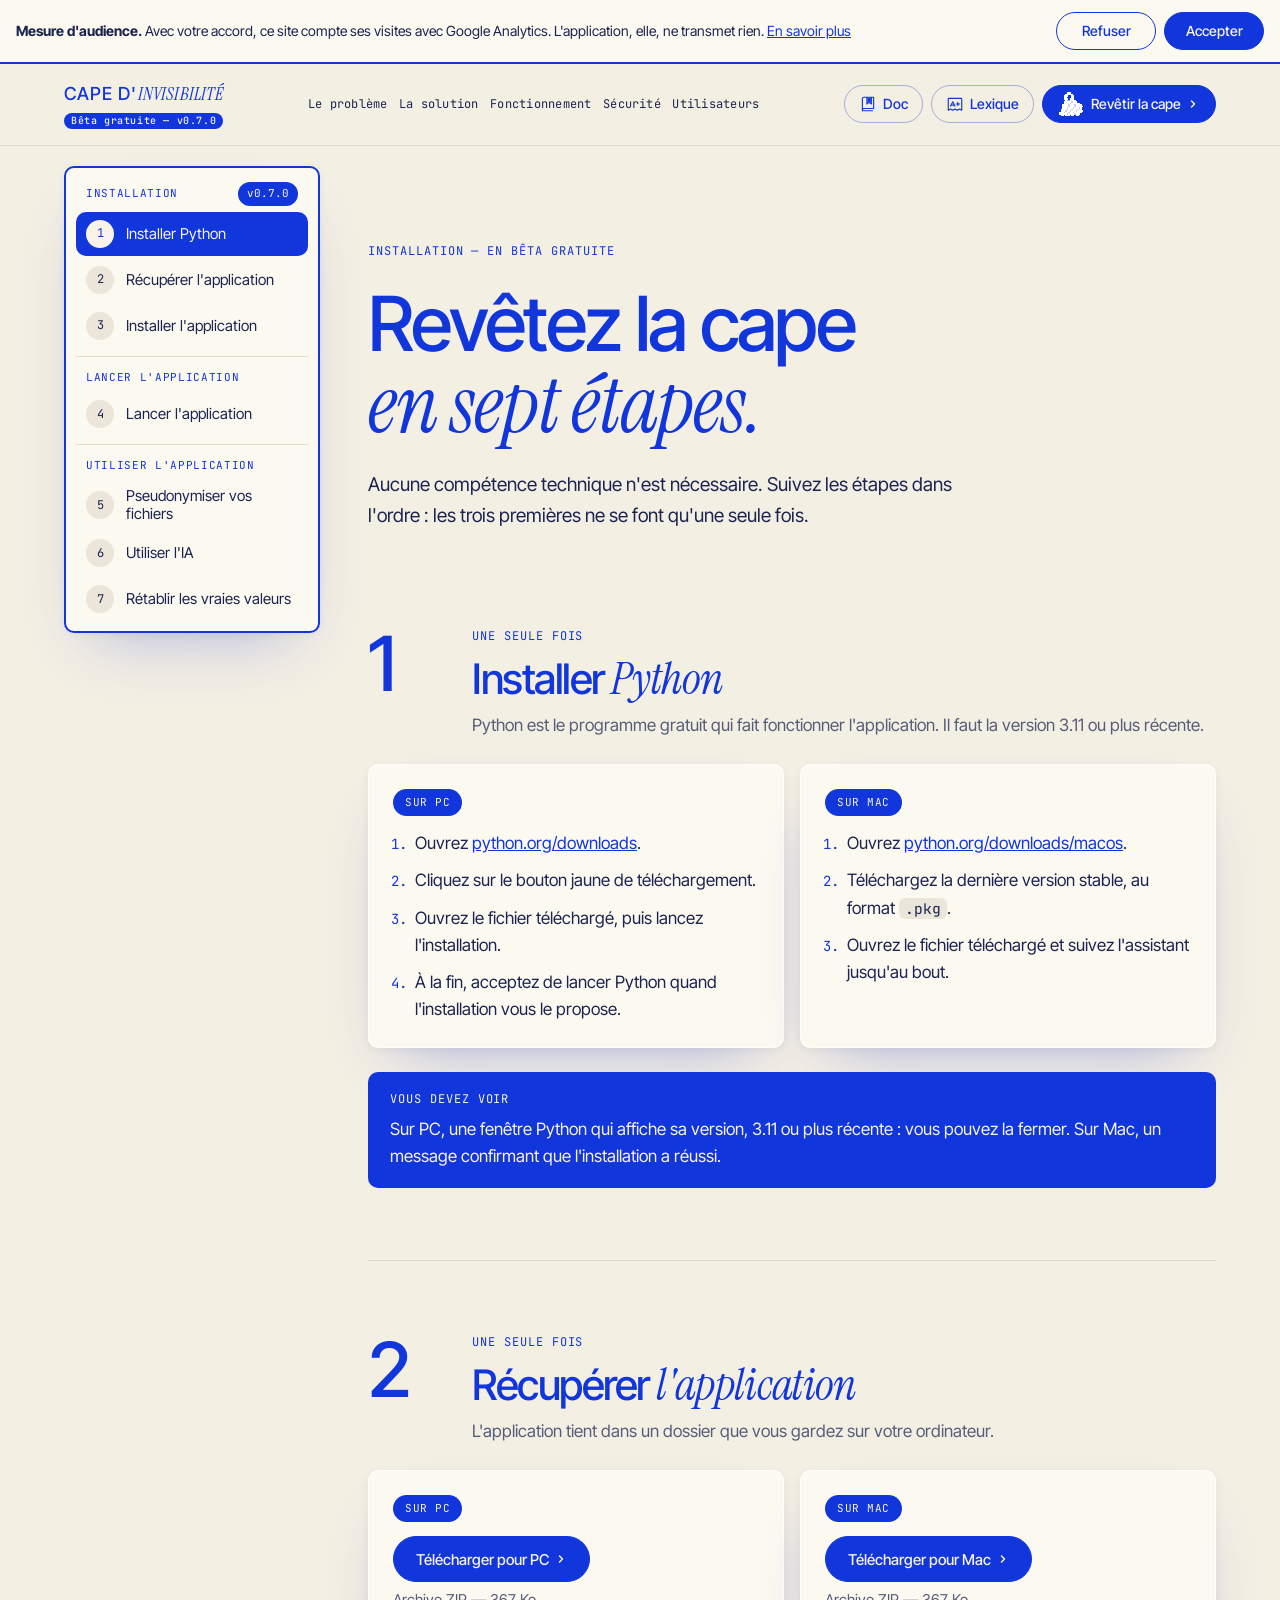
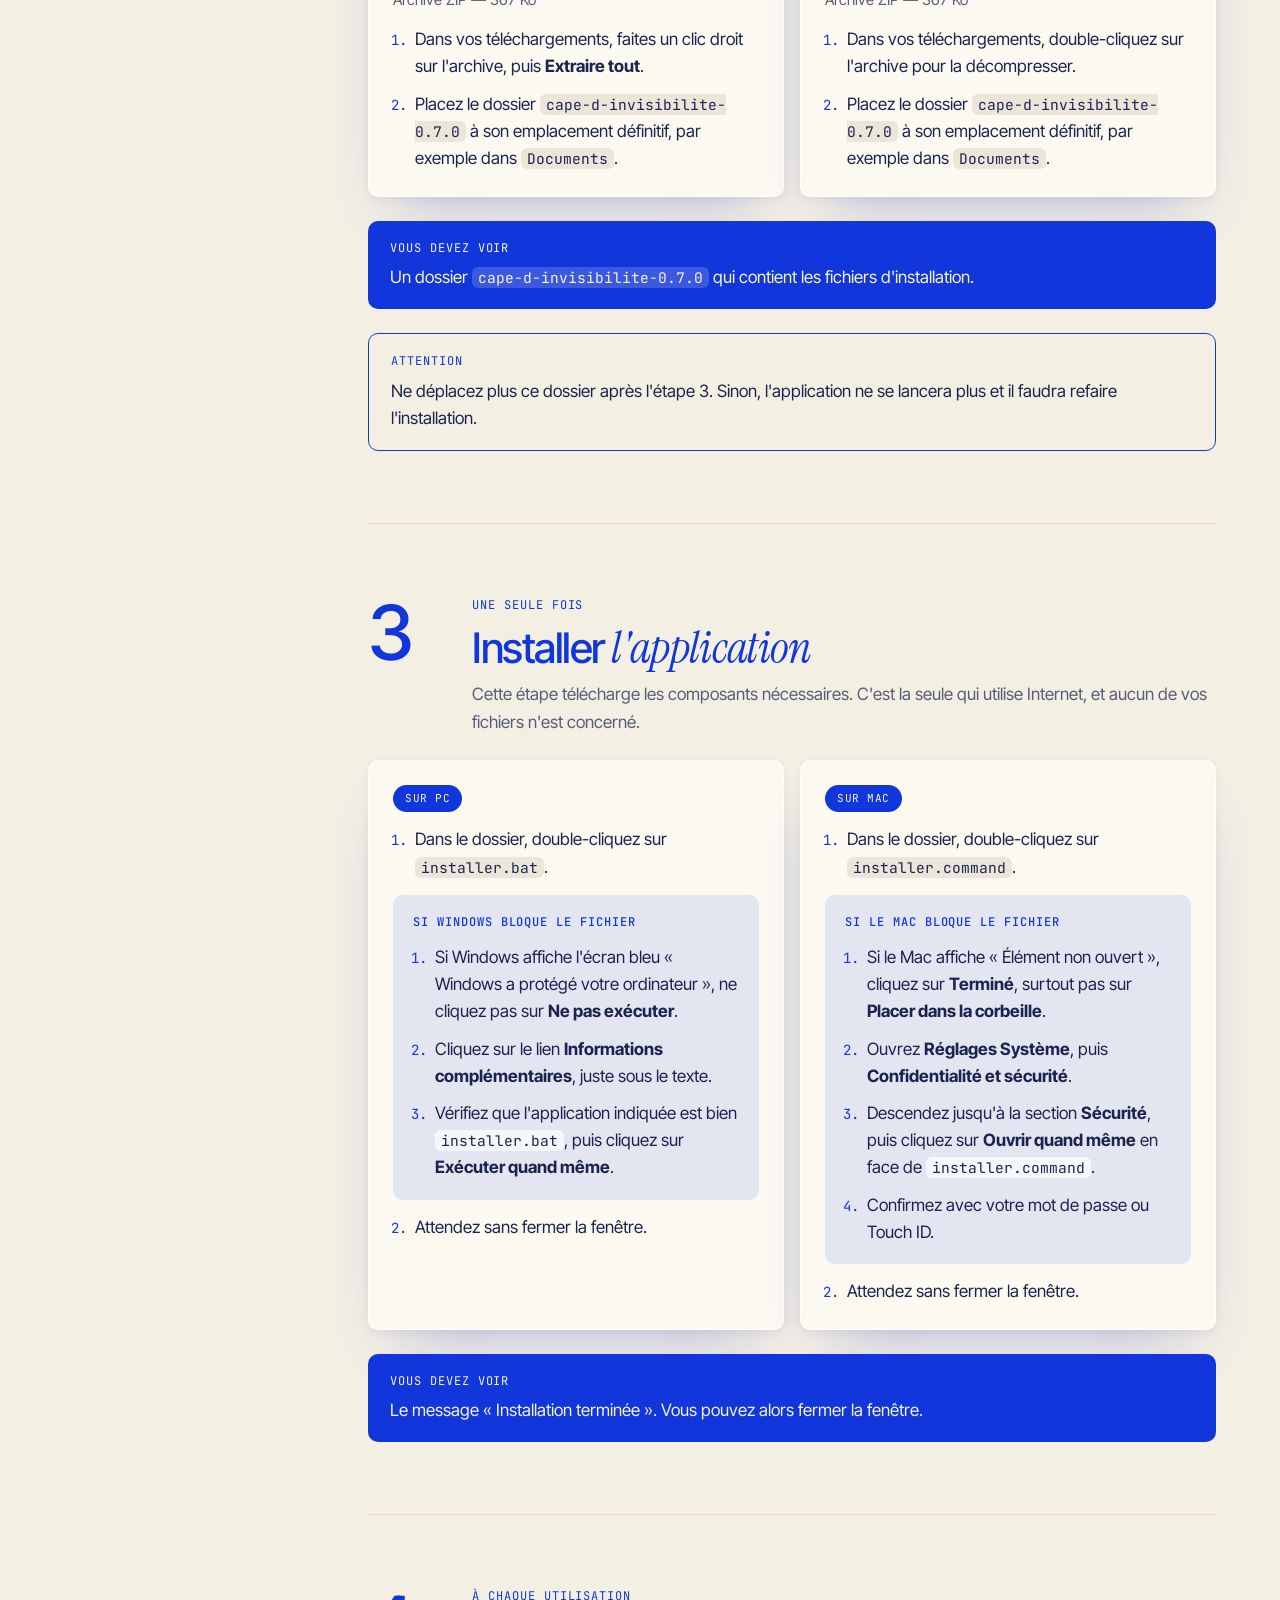
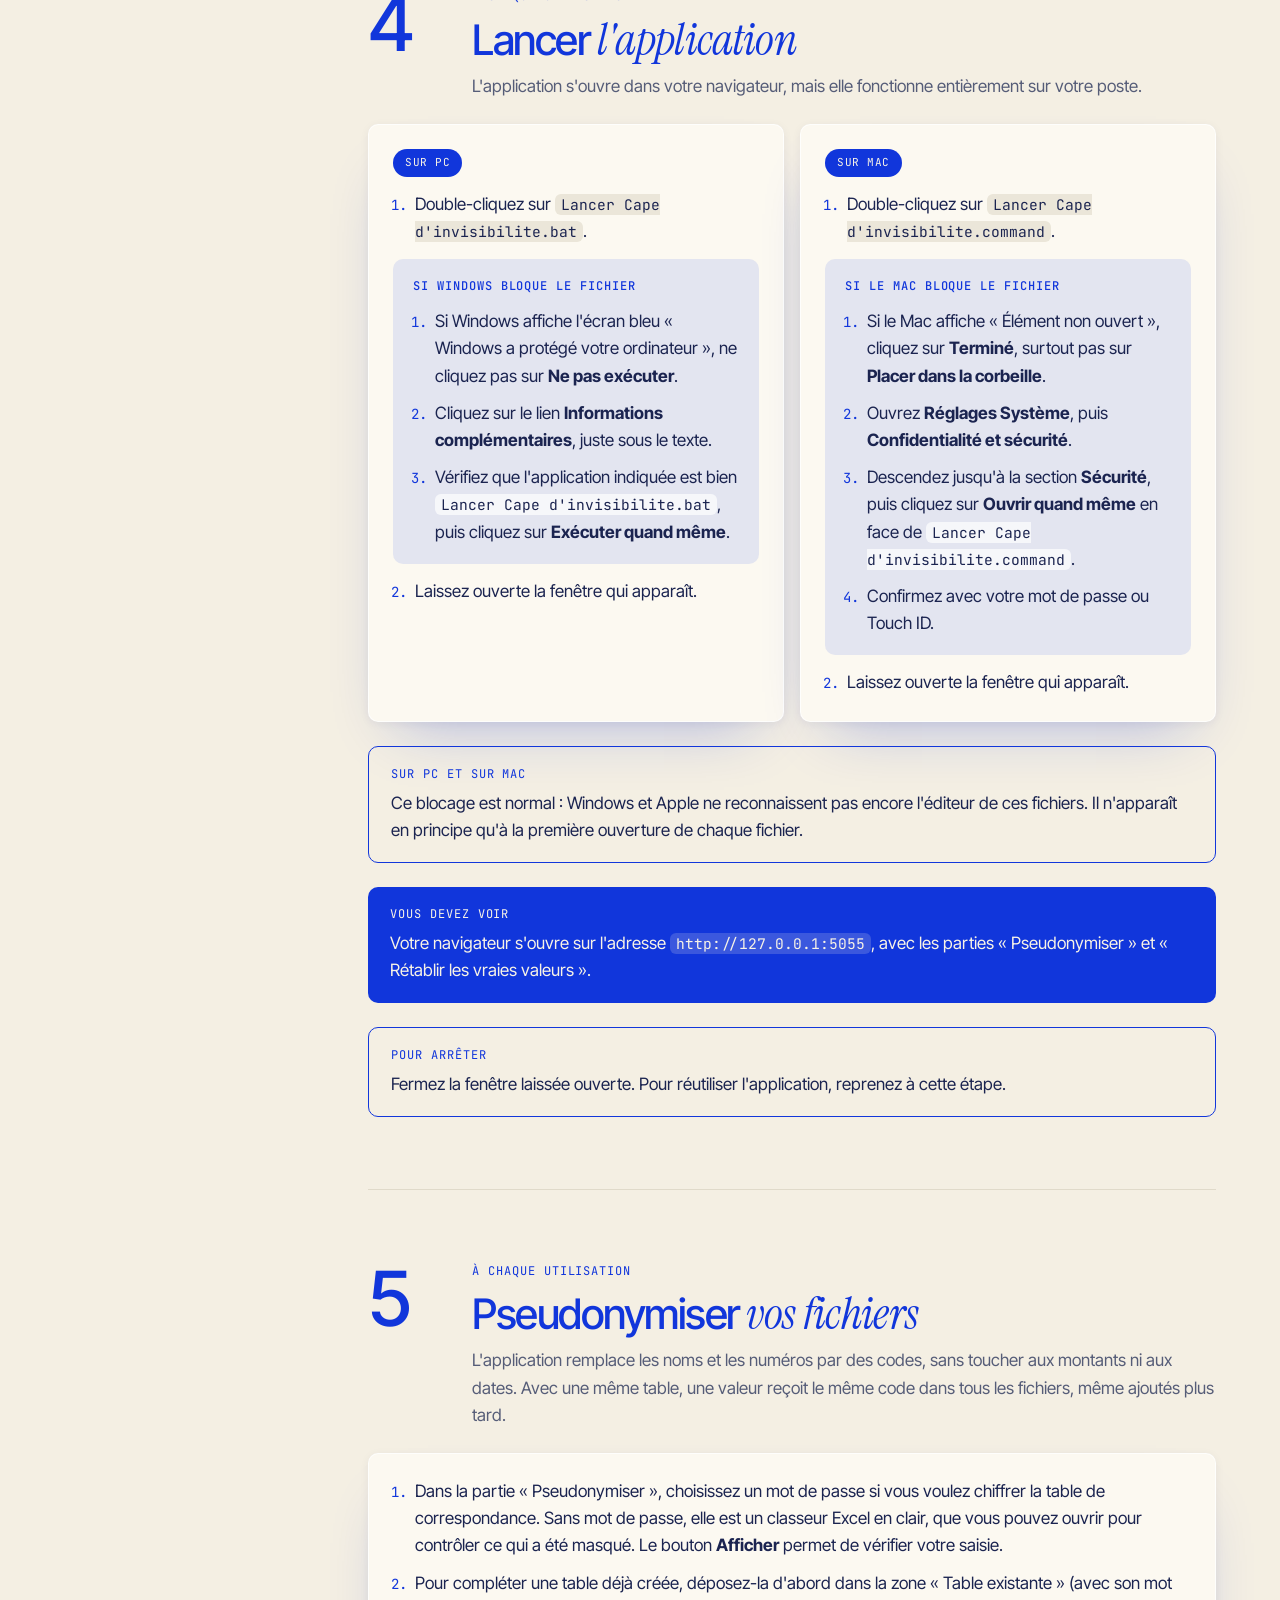
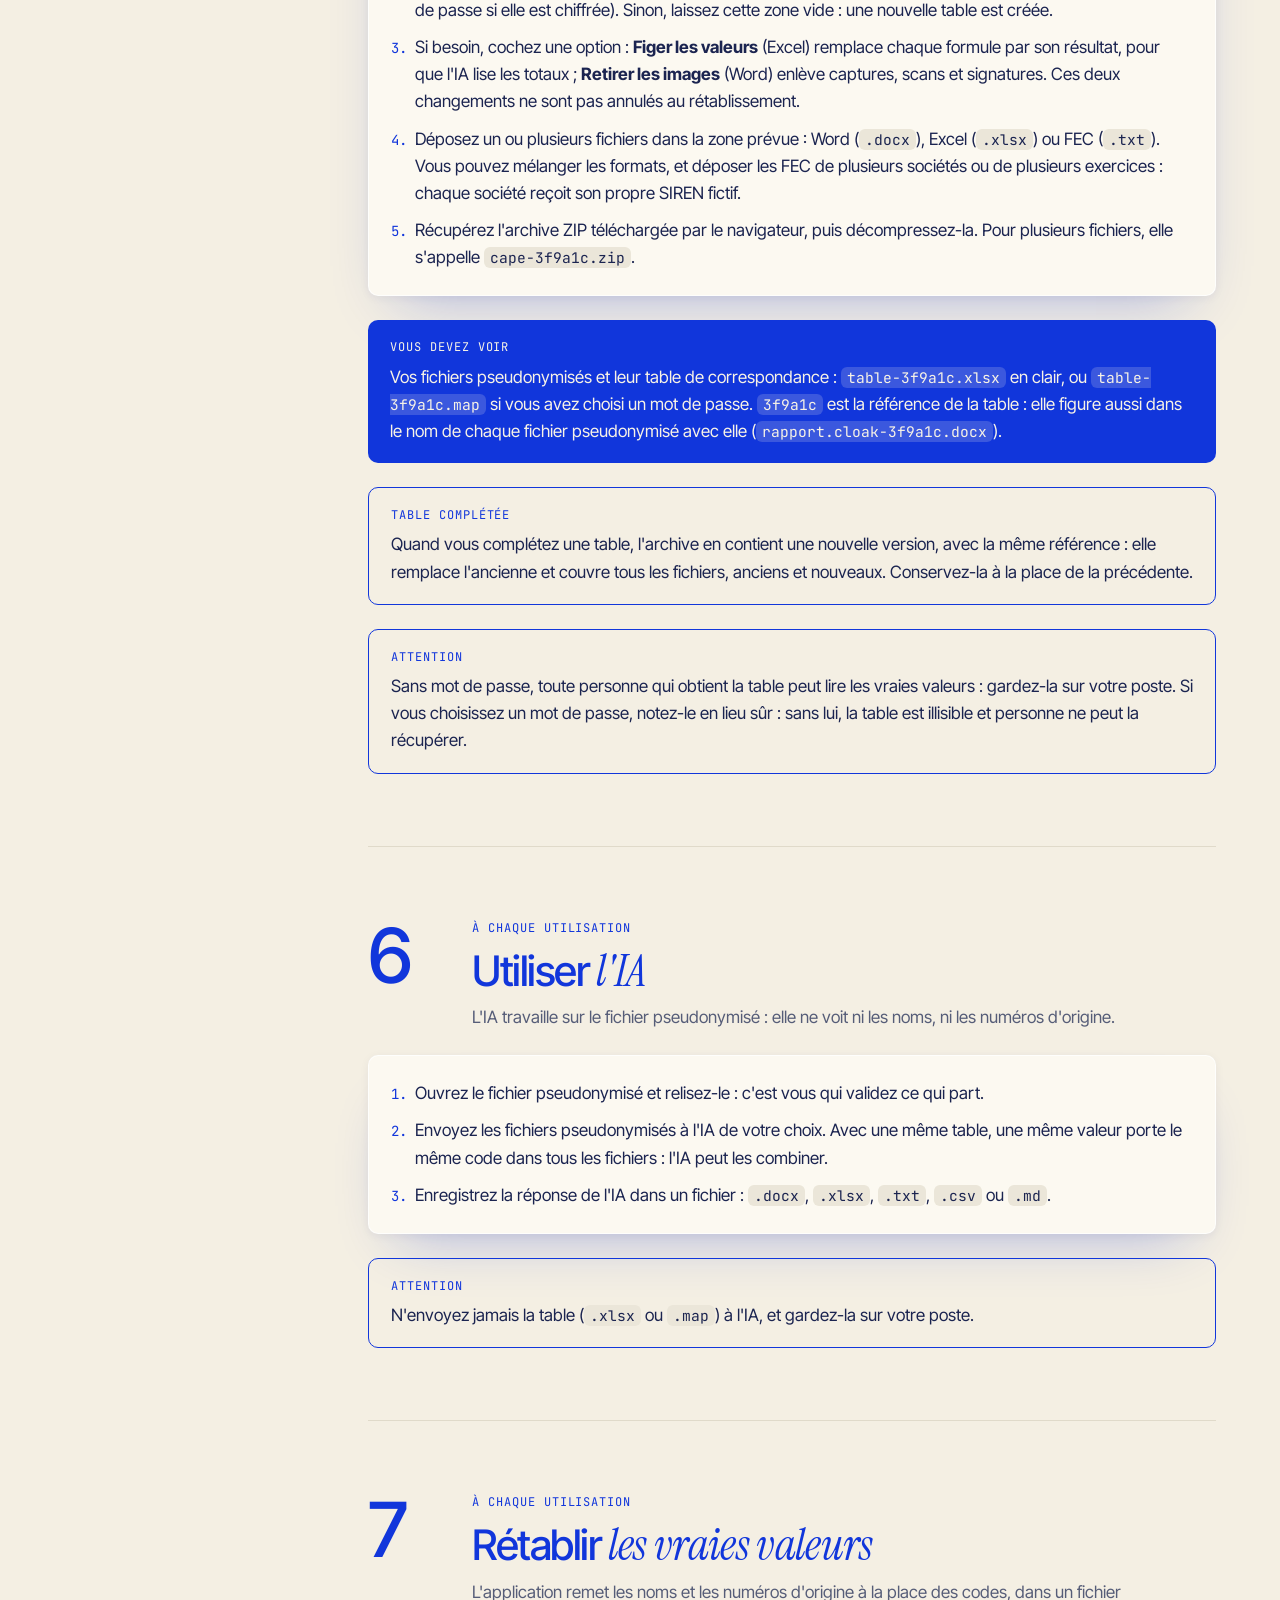
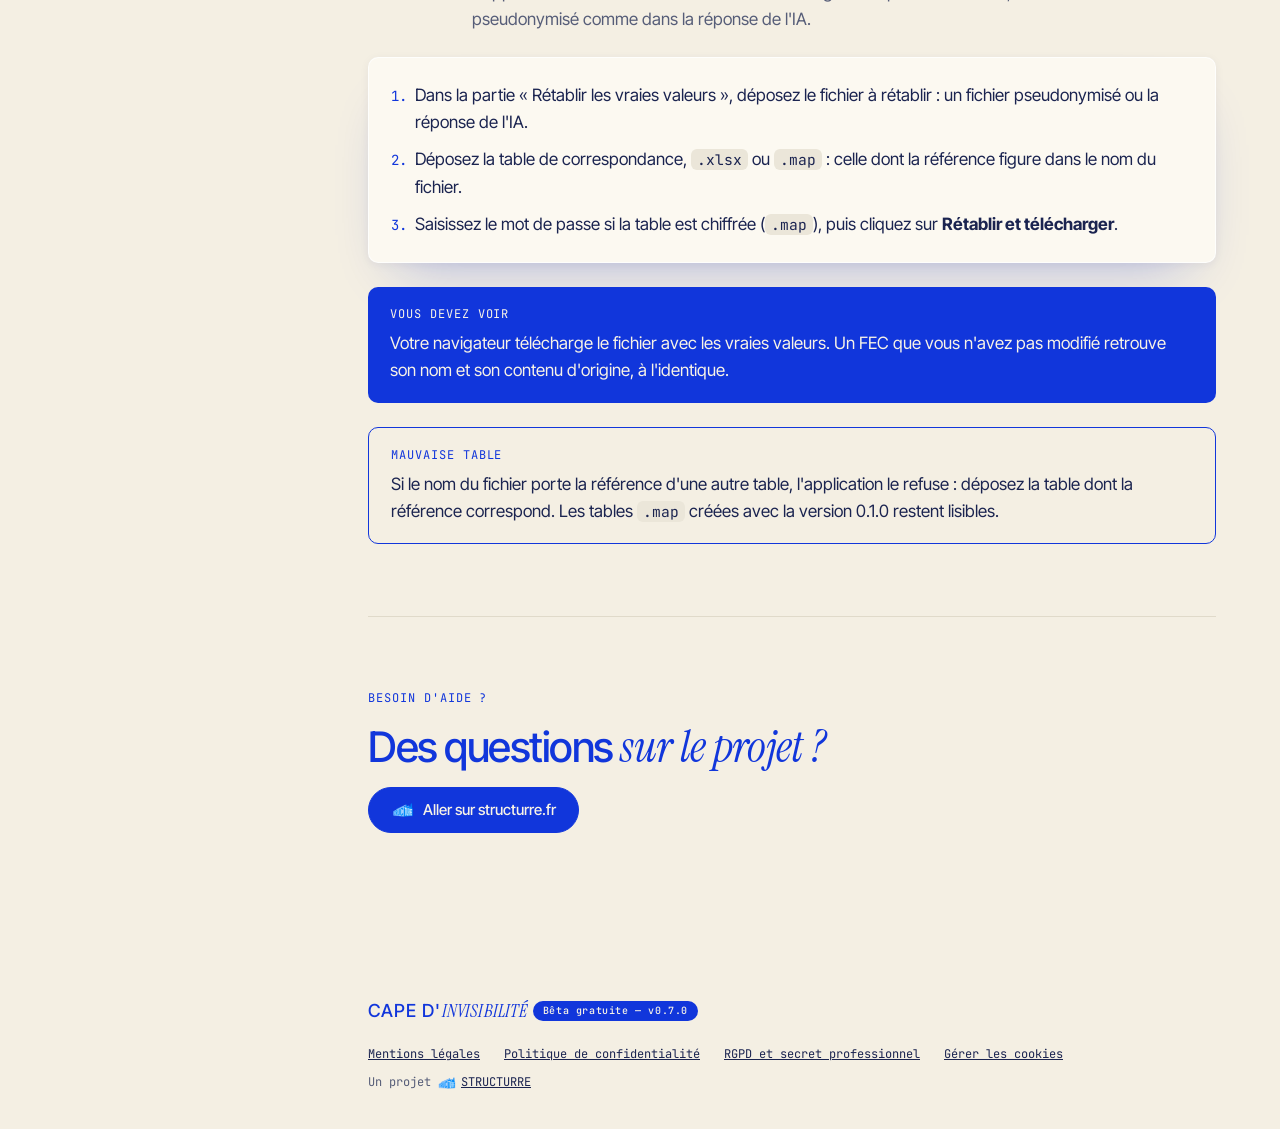
<file: installation.html>
<!doctype html>
<html lang="fr">
<head>
<meta charset="utf-8">
<meta name="viewport" content="width=device-width, initial-scale=1">
<title>Installation — Cape d'invisibilité</title>
<meta name="description" content="Installez Cape d'invisibilité sur votre PC ou votre Mac, puis pseudonymisez vos fichiers, étape par étape.">
<meta property="og:type" content="article">
<meta property="og:site_name" content="Cape d'invisibilité">
<meta property="og:locale" content="fr_FR">
<meta property="og:title" content="Installation — Cape d'invisibilité">
<meta property="og:description" content="Installez Cape d'invisibilité sur votre PC ou votre Mac, puis pseudonymisez vos fichiers, étape par étape.">
<meta property="og:url" content="https://www.capedinvisibilite.fr/installation.html">
<meta property="og:image" content="https://www.capedinvisibilite.fr/assets/og-image.jpg">
<meta property="og:image:type" content="image/jpeg">
<meta property="og:image:width" content="1200">
<meta property="og:image:height" content="630">
<meta property="og:image:alt" content="Protégez vos données. Gardez l'IA. Cape d'invisibilité, sur une mer agitée devant un château en ruine.">
<meta name="twitter:card" content="summary_large_image">
<meta name="twitter:title" content="Installation — Cape d'invisibilité">
<meta name="twitter:description" content="Installez Cape d'invisibilité sur votre PC ou votre Mac, puis pseudonymisez vos fichiers, étape par étape.">
<meta name="twitter:image" content="https://www.capedinvisibilite.fr/assets/og-image.jpg">
<meta name="twitter:image:alt" content="Protégez vos données. Gardez l'IA. Cape d'invisibilité, sur une mer agitée devant un château en ruine.">
<link rel="icon" href="favicon.ico" sizes="any">
<link rel="icon" type="image/png" sizes="32x32" href="assets/favicon-32.png">
<link rel="apple-touch-icon" href="assets/apple-touch-icon.png">
<link rel="preconnect" href="https://fonts.googleapis.com">
<link rel="preconnect" href="https://fonts.gstatic.com" crossorigin>
<link rel="stylesheet" href="https://fonts.googleapis.com/css2?family=Inter+Tight:wght@400;500;600&amp;family=Instrument+Serif:ital@1&amp;family=JetBrains+Mono:wght@400;500&amp;display=swap">
<style>
:root {
  --cream: #F4EFE3;
  --paper: #FCF9F1;
  --blue: #1136DB;
  --ink: #1B2450;
  --muted: #565D78;
  --line: #E0DACA;
  --chip: #EBE6D9;
  --on-blue: #F8F3E6;
  --on-blue-muted: #DCE1FA;
  --line-blue: rgba(248, 243, 230, .24);
  --sans: 'Inter Tight', system-ui, sans-serif;
  --serif: 'Instrument Serif', Georgia, serif;
  --mono: 'JetBrains Mono', ui-monospace, Menlo, Consolas, monospace;
  --section: clamp(72px, 10vw, 128px);
}

* { box-sizing: border-box; }
html { scroll-behavior: smooth; scroll-padding-top: 88px; }
@media (prefers-reduced-motion: reduce) { html { scroll-behavior: auto; } }

body {
  margin: 0;
  background: var(--cream);
  color: var(--ink);
  font-family: var(--sans);
  font-size: 17px;
  line-height: 1.6;
  -webkit-font-smoothing: antialiased;
}

a { color: var(--blue); }
a:focus-visible, button:focus-visible, input:focus-visible, textarea:focus-visible, summary:focus-visible {
  outline: 2px solid currentColor;
  outline-offset: 3px;
}

h1, h2, h3, p, ol, ul, figure { margin: 0; }
ol, ul { list-style: none; padding: 0; }

h1, h2 {
  color: var(--blue);
  font-weight: 500;
  letter-spacing: -.035em;
  line-height: 1.02;
}
h1 { font-size: clamp(46px, 6vw, 76px); }
h2 { font-size: clamp(38px, 4.6vw, 60px); }
h1 em, h2 em {
  font-family: var(--serif);
  font-size: 1.08em;
  font-style: italic;
  font-weight: 400;
  letter-spacing: -.015em;
}
h3 { font-size: 23px; font-weight: 500; letter-spacing: -.015em; line-height: 1.2; }

.wrap { max-width: 1200px; margin: 0 auto; padding: 0 24px; }
.section { padding-block: var(--section); }
.split {
  display: grid;
  grid-template-columns: repeat(auto-fit, minmax(min(100%, 420px), 1fr));
  gap: clamp(40px, 6vw, 88px);
}

.eyebrow, .label, .mono {
  font-family: var(--mono);
  font-size: 12px;
  font-weight: 400;
  letter-spacing: .08em;
  text-transform: uppercase;
}
.eyebrow { color: var(--blue); }
.section-title { display: flex; flex-direction: column; gap: 22px; }
.lead { color: var(--ink); }
.small { font-size: 15px; color: var(--muted); }

.btn {
  display: inline-flex;
  align-items: center;
  min-height: 46px;
  padding: 0 22px;
  border: 1px solid var(--blue);
  border-radius: 9999px;
  background: var(--blue);
  color: var(--on-blue);
  font: 500 15px/1 var(--sans);
  text-decoration: none;
  cursor: pointer;
}
.btn:hover { background: #0D2BB5; border-color: #0D2BB5; }
.btn-icon { flex: none; margin-right: 8px; image-rendering: pixelated; }
.chevron { flex: none; margin-left: 6px; }
.btn.ghost { background: transparent; color: var(--blue); border-color: rgba(17, 54, 219, .35); }
.btn.ghost:hover { background: rgba(17, 54, 219, .08); border-color: var(--blue); }

.header-cta { min-height: 38px; padding: 0 16px; font-size: 14px; }

/* En-tête */
.site-header {
  position: sticky;
  top: 0;
  z-index: 100;
  border-bottom: 1px solid var(--line);
  background: var(--cream);
}
.site-header .wrap {
  display: flex;
  flex-wrap: nowrap;
  align-items: center;
  justify-content: space-between;
  gap: 14px 10px;
  padding-block: 16px;
}
.logo {
  color: var(--blue);
  font-size: 18px;
  font-weight: 500;
  letter-spacing: .06em;
  text-decoration: none;
}
.logo span { font-family: var(--serif); font-style: italic; font-weight: 400; letter-spacing: .01em; }
.beta {
  display: inline-block;
  margin-left: 6px;
  padding: 5px 10px 5px;
  border-radius: 9999px;
  background: var(--blue);
  color: var(--on-blue);
  font: 500 10px/1 var(--mono);
  letter-spacing: .06em;
  vertical-align: 3px;
}
/* Bureau : logo, menu et bouton sur une ligne ; si la place manque, le menu défile */
.site-header .logo, .header-cta { flex: none; white-space: nowrap; }
.site-nav { display: flex; flex: 0 1 auto; flex-wrap: nowrap; gap: 6px clamp(10px, .9vw, 16px); min-width: 0; overflow-x: auto; scrollbar-width: none; }
.site-nav::-webkit-scrollbar { display: none; }
.site-nav a { flex: none; white-space: nowrap; }
.site-nav a {
  padding: 6px 0;
  color: var(--ink);
  font-family: var(--mono);
  font-size: 12px;
  letter-spacing: .02em;
  text-decoration: none;
}
.site-nav a:hover { color: var(--blue); }
/* Petit mobile : logo et trois boutons sur une seule ligne */
@media (max-width: 420px) {
  .site-header .header-actions { gap: 4px; }
  .header-actions .header-doc { padding: 0 8px; }
  .header-actions .header-cta { padding: 0 12px; }
  .header-actions .header-cta .btn-icon, .header-actions .header-cta .chevron { display: none; }
}
/* Badge « Bêta gratuite » sous le logo, pour laisser la place au menu */
.site-header .beta { display: table; margin: 4px 0 0; padding: 3px 7px; }
/* Bouton Documentation, à côté de « Revêtir la cape » */
.header-actions { display: flex; flex: none; align-items: center; gap: 8px; }
.header-doc { min-height: 38px; padding: 0 14px; font-size: 14px; white-space: nowrap; }
/* Écran moyen : icône seule, pour que le menu tienne sur la ligne */
@media (max-width: 1240px) {
  .header-doc { padding: 0 10px; }
  .header-doc .btn-icon { margin-right: 0; }
  .header-doc .header-doc-texte { position: absolute; width: 1px; height: 1px; overflow: hidden; clip-path: inset(50%); white-space: nowrap; }
}
.header-doc .btn-icon { margin-right: 6px; image-rendering: auto; }
.header-doc[aria-current="page"] { background: rgba(17, 54, 219, .1); border-color: var(--blue); }

@media (max-width: 760px) {
  html { scroll-padding-top: 104px; }
  .site-header .wrap { flex-wrap: wrap; padding-block: 10px; gap: 4px; }
  .logo { font-size: 15px; }
  .beta { margin-left: 3px; padding: 2px 4px; font-size: 9px; vertical-align: 2px; }
  .site-header .beta { display: table; margin: 3px 0 0; letter-spacing: 0; }
  .site-nav { order: 3; flex-wrap: nowrap; width: 100%; overflow-x: auto; scrollbar-width: none; }
  .header-cta { min-height: 36px; padding: 0 10px; font-size: 13px; }
  .header-cta .btn-icon { width: 16px; height: 16px; margin-right: 4px; }
  .header-doc { min-height: 36px; padding: 0 10px; }
  .header-doc .btn-icon { margin-right: 0; width: 16px; height: 16px; }
  .header-doc .header-doc-texte { position: absolute; width: 1px; height: 1px; overflow: hidden; clip-path: inset(50%); white-space: nowrap; }
  .site-nav::-webkit-scrollbar { display: none; }
  .site-nav a { flex: none; }
}

/* Composants */

.panel {
  border: 1px solid rgba(255, 255, 255, .8);
  border-radius: 10px;
  background: var(--paper);
  box-shadow: 0 30px 60px -30px rgba(17, 54, 219, .32), 0 2px 10px rgba(27, 36, 80, .06);
}

.pill {
  display: inline-flex;
  padding: 5px 12px;
  border-radius: 9999px;
  background: var(--chip);
  color: var(--ink);
  font-family: var(--mono);
  font-size: 11px;
  letter-spacing: .05em;
  text-transform: uppercase;
}

.pill.on { background: var(--blue); color: var(--on-blue); }
.note { color: var(--muted); font-family: var(--mono); font-size: 12px; }
.row {
  display: flex;
  justify-content: space-between;
  gap: 16px;
  padding: 13px 0;
  border-top: 1px solid var(--line);
  font-size: 16px;
  line-height: 1.45;
}

/* Pied de page */
.site-footer .wrap { display: flex; flex-wrap: wrap; justify-content: space-between; align-items: center; gap: 20px 24px; padding-block: 36px; }
.legal { display: flex; flex-wrap: wrap; gap: 8px 24px; font-family: var(--mono); font-size: 12px; color: var(--muted); }
.legal a { color: var(--ink); }
.legal .projet { display: inline-flex; align-items: center; gap: 6px; }
.legal .projet a { display: inline-flex; align-items: center; gap: 4px; }

/* Page d'installation */
:root { --rail: 304px; }
.guide { max-width: 1200px; margin: 0 auto; padding: 0 24px 0 calc(24px + var(--rail)); }
.guide-hero { display: flex; flex-direction: column; align-items: flex-start; gap: 24px; padding-block: clamp(56px, 8vw, 96px) 24px; }
.guide-hero .lead { max-width: 620px; font-size: 19px; }

/* Menu fixe, ancré sous l'en-tête (voir plus bas) */
.steps-nav {
  position: fixed;
  z-index: 50;
  top: 50%;
  left: max(24px, calc((100vw - 1200px) / 2 + 24px));
  width: 256px;
  padding: 10px;
  transform: translateY(-50%);
  border: 2px solid #1136db;
  border-radius: 10px;
  background: var(--paper);
  box-shadow: 0 30px 60px -30px rgba(17, 54, 219, .32), 0 2px 10px rgba(27, 36, 80, .06);
}
/* Menu ancré sous l'en-tête (au-delà du mobile) ; --menu-haut est tenu à jour par le script du menu */
@media (min-width: 761px) {
  .steps-nav { top: var(--menu-haut, 102px); transform: none; max-height: calc(100vh - var(--menu-haut, 102px) - 20px); overflow-y: auto; }
}
.steps-nav ol { display: flex; flex-direction: column; gap: 2px; }
.steps-group + .steps-group { margin-top: 8px; padding-top: 8px; border-top: 1px solid var(--line); }
.steps-cat { margin: 0; padding: 4px 10px 6px; color: var(--blue); font-family: var(--mono); font-size: 11px; letter-spacing: .06em; text-transform: uppercase; }
.steps-cat:has(.steps-version) { display: flex; justify-content: space-between; align-items: center; gap: 8px; }
.steps-version.pill { padding: 3px 9px; text-transform: none; letter-spacing: 0; }
.steps-nav a {
  display: flex;
  align-items: center;
  gap: 12px;
  min-height: 44px;
  padding: 6px 10px;
  border-radius: 10px;
  color: var(--ink);
  font-size: 15px;
  line-height: 1.2;
  text-decoration: none;
}
.steps-nav a:hover { background: rgba(17, 54, 219, .08); color: var(--blue); }
.steps-nav .n {
  flex: none;
  display: grid;
  place-items: center;
  width: 28px;
  height: 28px;
  border-radius: 9999px;
  background: var(--chip);
  color: var(--ink);
  font-family: var(--mono);
  font-size: 12px;
}
.steps-nav a[aria-current="step"] { background: var(--blue); color: var(--on-blue); }
.steps-nav a[aria-current="step"] .n { background: var(--on-blue); color: var(--blue); }

/* Étapes */
.step { display: flex; flex-direction: column; gap: 24px; padding-block: clamp(44px, 6vw, 72px); border-top: 1px solid var(--line); scroll-margin-top: 72px; }
.step:first-of-type { border-top: 0; }
.step-head { display: grid; grid-template-columns: clamp(64px, 8vw, 96px) minmax(0, 1fr); gap: 8px; align-items: start; }
.step-num { color: var(--blue); font-size: clamp(52px, 6vw, 76px); font-weight: 500; letter-spacing: -.05em; line-height: .95; }
.step-title { display: flex; flex-direction: column; gap: 10px; }
.step h2 { font-size: clamp(30px, 3.4vw, 42px); }
.step-why { color: var(--muted); }
.os { display: grid; grid-template-columns: repeat(auto-fit, minmax(min(100%, 280px), 1fr)); gap: 16px; }
.card { display: flex; flex-direction: column; gap: 14px; padding: 24px; }
.card ol { display: flex; flex-direction: column; gap: 10px; padding-left: 22px; list-style: decimal; }
.card ol li::marker { color: var(--blue); font-family: var(--mono); font-size: 14px; }
.card ul { display: flex; flex-direction: column; gap: 10px; padding-left: 20px; list-style: disc; }
.card ul li::marker { color: var(--blue); }
.pill { align-self: flex-start; }
.card .btn { align-self: flex-start; }
.card .small { margin-top: -8px; }
code {
  padding: 1px 6px;
  border-radius: 6px;
  background: var(--chip);
  color: var(--ink);
  font-family: var(--mono);
  font-size: .86em;
  overflow-wrap: anywhere;
}
.unlock { display: flex; flex-direction: column; gap: 12px; padding: 18px 20px; border-radius: 10px; background: rgba(17, 54, 219, .1); }
.unlock .label { color: var(--blue); font-weight: 500; }
.unlock code { background: rgba(255, 255, 255, .7); }
.callout { display: flex; flex-direction: column; gap: 6px; padding: 18px 22px; border-radius: 10px; }
.callout .label { color: inherit; }
.callout.see { background: var(--blue); color: var(--on-blue); }
.callout.see code { background: rgba(248, 243, 230, .18); color: var(--on-blue); }
.callout.warn { border: 1px solid var(--blue); color: var(--ink); }
.callout.warn .label { color: var(--blue); }
.guide-end { display: flex; flex-direction: column; align-items: flex-start; gap: 16px; padding-block: clamp(44px, 6vw, 72px) var(--section); border-top: 1px solid var(--line); }
.guide-end h2 { font-size: clamp(30px, 3.4vw, 42px); }
.site-footer .wrap { padding-left: calc(24px + var(--rail)); }

@media (max-width: 1040px) {
  :root { --rail: 44px; }
  .steps-nav { left: 8px; width: 44px; padding: 3px; border-radius: 9999px; }
  .steps-nav a { justify-content: center; width: 36px; min-height: 36px; padding: 0; border-radius: 9999px; }
  .steps-cat { position: absolute; width: 1px; height: 1px; padding: 0; overflow: hidden; clip-path: inset(50%); white-space: nowrap; }
  .steps-group + .steps-group { margin-top: 3px; padding-top: 3px; }
  .steps-nav .label-text { position: absolute; width: 1px; height: 1px; overflow: hidden; clip-path: inset(50%); white-space: nowrap; }
  .steps-nav .n { background: transparent; }
  .steps-nav a[aria-current="step"] .n { background: transparent; color: var(--on-blue); }
  .guide { padding-right: 16px; padding-left: 64px; }
  .site-footer .wrap { padding-left: 64px; }
  .card { padding: 20px; }
}

/* Mobile : le menu garde ses numéros et devient une barre horizontale fixée en bas de l'écran */
@media (max-width: 760px) {
  :root { --rail: 0px; }
  body { padding-bottom: 76px; }
  .steps-nav {
    top: auto;
    bottom: 12px;
    left: 50%;
    display: flex;
    align-items: center;
    width: max-content;
    max-width: calc(100% - 24px);
    overflow-x: auto;
    scrollbar-width: none;
    transform: translateX(-50%);
  }
  .steps-nav::-webkit-scrollbar { display: none; }
  .steps-group { flex: none; }
  .steps-nav ol { flex-direction: row; }
  .steps-group + .steps-group { margin: 0 0 0 3px; padding: 0 0 0 3px; border-top: 0; border-left: 1px solid var(--line); }
  .guide { padding-left: 16px; }
  .site-footer .wrap { padding-left: 16px; }
}
</style>
<link rel="stylesheet" href="assets/consentement.css">
<script src="assets/consentement.js" defer></script>
</head>
<body>

<header class="site-header">
<div class="wrap">
<a class="logo" href="index.html#accueil">CAPE D'<span>INVISIBILITÉ</span><sup class="beta">Bêta gratuite — v0.7.0</sup></a>
<nav class="site-nav" aria-label="Navigation principale">
<a href="index.html#probleme">Le problème</a>
<a href="index.html#solution">La solution</a>
<a href="index.html#fonctionnement">Fonctionnement</a>
<a href="index.html#securite">Sécurité</a>
<a href="index.html#utilisateurs">Utilisateurs</a>
</nav>
<div class="header-actions">
<a class="btn ghost header-doc" href="documentation.html" title="Documentation"><svg class="btn-icon" width="18" height="18" viewBox="0 0 32 32" fill="currentColor" aria-hidden="true"><path d="M26 3H9C7.93913 3 6.92172 3.42143 6.17157 4.17157C5.42143 4.92172 5 5.93913 5 7V28C5 28.2652 5.10536 28.5196 5.29289 28.7071C5.48043 28.8946 5.73478 29 6 29H24C24.2652 29 24.5196 28.8946 24.7071 28.7071C24.8946 28.5196 25 28.2652 25 28C25 27.7348 24.8946 27.4804 24.7071 27.2929C24.5196 27.1054 24.2652 27 24 27H7C7 26.4696 7.21071 25.9609 7.58579 25.5858C7.96086 25.2107 8.46957 25 9 25H26C26.2652 25 26.5196 24.8946 26.7071 24.7071C26.8946 24.5196 27 24.2652 27 24V4C27 3.73478 26.8946 3.48043 26.7071 3.29289C26.5196 3.10536 26.2652 3 26 3ZM15 5H21V14L18.5987 12.2C18.4257 12.0702 18.2151 12 17.9988 12C17.7824 12 17.5718 12.0702 17.3988 12.2L15 14V5ZM25 23H9C8.29768 22.999 7.60763 23.1841 7 23.5362V7C7 6.46957 7.21071 5.96086 7.58579 5.58579C7.96086 5.21071 8.46957 5 9 5H13V16C13 16.1857 13.0517 16.3678 13.1493 16.5257C13.247 16.6837 13.3867 16.8114 13.5528 16.8944C13.7189 16.9775 13.9048 17.0126 14.0898 16.996C14.2748 16.9793 14.4514 16.9114 14.6 16.8L18 14.25L21.4013 16.8C21.574 16.9296 21.7841 16.9997 22 17C22.2652 17 22.5196 16.8946 22.7071 16.7071C22.8946 16.5196 23 16.2652 23 16V5H25V23Z"></path><path d="M15 5H21V14L18 11.75L15 14Z"></path></svg><span class="header-doc-texte">Doc</span></a>
<a class="btn ghost header-doc" href="lexique.html" title="Lexique"><svg class="btn-icon" width="18" height="18" viewBox="0 0 32 32" fill="currentColor" aria-hidden="true"><path d="M27 5H5C4.46957 5 3.96086 5.21071 3.58579 5.58579C3.21071 5.96086 3 6.46957 3 7V27C2.99988 27.1705 3.04337 27.3383 3.12636 27.4873C3.20934 27.6363 3.32904 27.7616 3.4741 27.8513C3.61916 27.941 3.78474 27.9921 3.95511 27.9997C4.12549 28.0074 4.29499 27.9713 4.4475 27.895L8 26.1175L11.5525 27.895C11.6914 27.9645 11.8446 28.0007 12 28.0007C12.1554 28.0007 12.3086 27.9645 12.4475 27.895L16 26.1175L19.5525 27.895C19.6914 27.9645 19.8446 28.0007 20 28.0007C20.1554 28.0007 20.3086 27.9645 20.4475 27.895L24 26.1175L27.5525 27.895C27.705 27.9713 27.8745 28.0074 28.0449 27.9997C28.2153 27.9921 28.3808 27.941 28.5259 27.8513C28.671 27.7616 28.7907 27.6363 28.8736 27.4873C28.9566 27.3383 29.0001 27.1705 29 27V7C29 6.46957 28.7893 5.96086 28.4142 5.58579C28.0391 5.21071 27.5304 5 27 5ZM27 25.3825L24.4475 24.105C24.3086 24.0355 24.1554 23.9993 24 23.9993C23.8446 23.9993 23.6914 24.0355 23.5525 24.105L20 25.8825L16.4475 24.105C16.3086 24.0355 16.1554 23.9993 16 23.9993C15.8446 23.9993 15.6914 24.0355 15.5525 24.105L12 25.8825L8.4475 24.105C8.30857 24.0355 8.15535 23.9993 8 23.9993C7.84465 23.9993 7.69143 24.0355 7.5525 24.105L5 25.3825V7H27V25.3825ZM7.5525 20.895C7.67002 20.9539 7.79798 20.989 7.92908 20.9983C8.06017 21.0077 8.19183 20.9911 8.31651 20.9495C8.4412 20.908 8.55647 20.8422 8.65573 20.7561C8.75499 20.67 8.8363 20.5651 8.895 20.4475L9.6175 19H14.3825L15.105 20.4475C15.1638 20.565 15.2451 20.6698 15.3444 20.7559C15.4436 20.842 15.5589 20.9077 15.6836 20.9493C15.8082 20.9908 15.9399 21.0074 16.0709 20.9981C16.202 20.9888 16.33 20.9538 16.4475 20.895C16.565 20.8362 16.6698 20.7549 16.7559 20.6556C16.842 20.5563 16.9077 20.4411 16.9493 20.3164C16.9908 20.1918 17.0074 20.0601 16.9981 19.9291C16.9888 19.798 16.9538 19.67 16.895 19.5525L12.895 11.5525C12.8121 11.3861 12.6844 11.2461 12.5263 11.1483C12.3682 11.0504 12.1859 10.9986 12 10.9986C11.8141 10.9986 11.6318 11.0504 11.4737 11.1483C11.3156 11.2461 11.1879 11.3861 11.105 11.5525L7.105 19.5525C7.04615 19.67 7.01104 19.798 7.00168 19.9291C6.99232 20.0602 7.0089 20.1918 7.05046 20.3165C7.09202 20.4412 7.15775 20.5565 7.2439 20.6557C7.33004 20.755 7.43491 20.8363 7.5525 20.895ZM12 14.2362L13.3825 17H10.6175L12 14.2362ZM17 16C17 15.7348 17.1054 15.4804 17.2929 15.2929C17.4804 15.1054 17.7348 15 18 15H20V13C20 12.7348 20.1054 12.4804 20.2929 12.2929C20.4804 12.1054 20.7348 12 21 12C21.2652 12 21.5196 12.1054 21.7071 12.2929C21.8946 12.4804 22 12.7348 22 13V15H24C24.2652 15 24.5196 15.1054 24.7071 15.2929C24.8946 15.4804 25 15.7348 25 16C25 16.2652 24.8946 16.5196 24.7071 16.7071C24.5196 16.8946 24.2652 17 24 17H22V19C22 19.2652 21.8946 19.5196 21.7071 19.7071C21.5196 19.8946 21.2652 20 21 20C20.7348 20 20.4804 19.8946 20.2929 19.7071C20.1054 19.5196 20 19.2652 20 19V17H18C17.7348 17 17.4804 16.8946 17.2929 16.7071C17.1054 16.5196 17 16.2652 17 16Z"></path></svg><span class="header-doc-texte">Lexique</span></a>
<a class="btn header-cta" href="installation.html" aria-current="page"><img class="btn-icon" src="assets/cape.png" alt="" width="24" height="24">Revêtir la cape<svg class="chevron" width="12" height="12" viewBox="0 0 24 24" fill="none" stroke="currentColor" stroke-width="3" stroke-linecap="round" stroke-linejoin="round" aria-hidden="true"><path d="M9 6l6 6-6 6"></path></svg></a>
</div>
</div>
</header>

<nav class="steps-nav" aria-label="Étapes de l'installation">
<div class="steps-group">
<p class="steps-cat">Installation <span class="steps-version pill on">v0.7.0</span></p>
<ol>
<li><a href="#etape-1"><span class="n">1</span><span class="label-text">Installer Python</span></a></li>
<li><a href="#etape-2"><span class="n">2</span><span class="label-text">Récupérer l'application</span></a></li>
<li><a href="#etape-3"><span class="n">3</span><span class="label-text">Installer l'application</span></a></li>
</ol>
</div>
<div class="steps-group">
<p class="steps-cat">Lancer l'application</p>
<ol>
<li><a href="#etape-4"><span class="n">4</span><span class="label-text">Lancer l'application</span></a></li>
</ol>
</div>
<div class="steps-group">
<p class="steps-cat">Utiliser l'application</p>
<ol>
<li><a href="#etape-5"><span class="n">5</span><span class="label-text">Pseudonymiser vos fichiers</span></a></li>
<li><a href="#etape-6"><span class="n">6</span><span class="label-text">Utiliser l'IA</span></a></li>
<li><a href="#etape-7"><span class="n">7</span><span class="label-text">Rétablir les vraies valeurs</span></a></li>
</ol>
</div>
</nav>

<main class="guide">

<div class="guide-hero">
<p class="eyebrow">Installation — En bêta gratuite</p>
<h1>Revêtez la cape<br><em>en sept étapes.</em></h1>
<p class="lead">Aucune compétence technique n'est nécessaire. Suivez les étapes dans l'ordre : les trois premières ne se font qu'une seule fois.</p>
</div>

<section class="step" id="etape-1">
<div class="step-head">
<span class="step-num" aria-hidden="true">1</span>
<div class="step-title">
<p class="eyebrow">Une seule fois</p>
<h2>Installer <em>Python</em></h2>
<p class="step-why">Python est le programme gratuit qui fait fonctionner l'application. Il faut la version 3.11 ou plus récente.</p>
</div>
</div>
<div class="os">
<div class="panel card">
<span class="pill on">Sur PC</span>
<ol>
<li>Ouvrez <a href="https://www.python.org/downloads/">python.org/downloads</a>.</li>
<li>Cliquez sur le bouton jaune de téléchargement.</li>
<li>Ouvrez le fichier téléchargé, puis lancez l'installation.</li>
<li>À la fin, acceptez de lancer Python quand l'installation vous le propose.</li>
</ol>
</div>
<div class="panel card">
<span class="pill on">Sur Mac</span>
<ol>
<li>Ouvrez <a href="https://www.python.org/downloads/macos/">python.org/downloads/macos</a>.</li>
<li>Téléchargez la dernière version stable, au format <code>.pkg</code>.</li>
<li>Ouvrez le fichier téléchargé et suivez l'assistant jusqu'au bout.</li>
</ol>
</div>
</div>
<div class="callout see"><span class="label mono">Vous devez voir</span><span>Sur PC, une fenêtre Python qui affiche sa version, 3.11 ou plus récente : vous pouvez la fermer. Sur Mac, un message confirmant que l'installation a réussi.</span></div>
</section>

<section class="step" id="etape-2">
<div class="step-head">
<span class="step-num" aria-hidden="true">2</span>
<div class="step-title">
<p class="eyebrow">Une seule fois</p>
<h2>Récupérer <em>l'application</em></h2>
<p class="step-why">L'application tient dans un dossier que vous gardez sur votre ordinateur.</p>
</div>
</div>
<div class="os">
<div class="panel card">
<span class="pill on">Sur PC</span>
<a class="btn" href="telechargements/cape-d-invisibilite-0.7.0-pc.zip" download>Télécharger pour PC<svg class="chevron" width="12" height="12" viewBox="0 0 24 24" fill="none" stroke="currentColor" stroke-width="3" stroke-linecap="round" stroke-linejoin="round" aria-hidden="true"><path d="M9 6l6 6-6 6"></path></svg></a>
<span class="small">Archive ZIP — 367 Ko</span>
<ol>
<li>Dans vos téléchargements, faites un clic droit sur l'archive, puis <strong>Extraire tout</strong>.</li>
<li>Placez le dossier <code>cape-d-invisibilite-0.7.0</code> à son emplacement définitif, par exemple dans <code>Documents</code>.</li>
</ol>
</div>
<div class="panel card">
<span class="pill on">Sur Mac</span>
<a class="btn" href="telechargements/cape-d-invisibilite-0.7.0-mac.zip" download>Télécharger pour Mac<svg class="chevron" width="12" height="12" viewBox="0 0 24 24" fill="none" stroke="currentColor" stroke-width="3" stroke-linecap="round" stroke-linejoin="round" aria-hidden="true"><path d="M9 6l6 6-6 6"></path></svg></a>
<span class="small">Archive ZIP — 367 Ko</span>
<ol>
<li>Dans vos téléchargements, double-cliquez sur l'archive pour la décompresser.</li>
<li>Placez le dossier <code>cape-d-invisibilite-0.7.0</code> à son emplacement définitif, par exemple dans <code>Documents</code>.</li>
</ol>
</div>
</div>
<div class="callout see"><span class="label mono">Vous devez voir</span><span>Un dossier <code>cape-d-invisibilite-0.7.0</code> qui contient les fichiers d'installation.</span></div>
<div class="callout warn"><span class="label mono">Attention</span><span>Ne déplacez plus ce dossier après l'étape 3. Sinon, l'application ne se lancera plus et il faudra refaire l'installation.</span></div>
</section>

<section class="step" id="etape-3">
<div class="step-head">
<span class="step-num" aria-hidden="true">3</span>
<div class="step-title">
<p class="eyebrow">Une seule fois</p>
<h2>Installer <em>l'application</em></h2>
<p class="step-why">Cette étape télécharge les composants nécessaires. C'est la seule qui utilise Internet, et aucun de vos fichiers n'est concerné.</p>
</div>
</div>
<div class="os">
<div class="panel card">
<span class="pill on">Sur PC</span>
<ol>
<li>Dans le dossier, double-cliquez sur <code>installer.bat</code>.</li>
</ol>
<div class="unlock">
<span class="label mono">Si Windows bloque le fichier</span>
<ol>
<li>Si Windows affiche l'écran bleu « Windows a protégé votre ordinateur », ne cliquez pas sur <strong>Ne pas exécuter</strong>.</li>
<li>Cliquez sur le lien <strong>Informations complémentaires</strong>, juste sous le texte.</li>
<li>Vérifiez que l'application indiquée est bien <code>installer.bat</code>, puis cliquez sur <strong>Exécuter quand même</strong>.</li>
</ol>
</div>
<ol start="2">
<li>Attendez sans fermer la fenêtre.</li>
</ol>
</div>
<div class="panel card">
<span class="pill on">Sur Mac</span>
<ol>
<li>Dans le dossier, double-cliquez sur <code>installer.command</code>.</li>
</ol>
<div class="unlock">
<span class="label mono">Si le Mac bloque le fichier</span>
<ol>
<li>Si le Mac affiche « Élément non ouvert », cliquez sur <strong>Terminé</strong>, surtout pas sur <strong>Placer dans la corbeille</strong>.</li>
<li>Ouvrez <strong>Réglages Système</strong>, puis <strong>Confidentialité et sécurité</strong>.</li>
<li>Descendez jusqu'à la section <strong>Sécurité</strong>, puis cliquez sur <strong>Ouvrir quand même</strong> en face de <code>installer.command</code>.</li>
<li>Confirmez avec votre mot de passe ou Touch ID.</li>
</ol>
</div>
<ol start="2">
<li>Attendez sans fermer la fenêtre.</li>
</ol>
</div>
</div>
<div class="callout see"><span class="label mono">Vous devez voir</span><span>Le message « Installation terminée ». Vous pouvez alors fermer la fenêtre.</span></div>
</section>

<section class="step" id="etape-4">
<div class="step-head">
<span class="step-num" aria-hidden="true">4</span>
<div class="step-title">
<p class="eyebrow">À chaque utilisation</p>
<h2>Lancer <em>l'application</em></h2>
<p class="step-why">L'application s'ouvre dans votre navigateur, mais elle fonctionne entièrement sur votre poste.</p>
</div>
</div>
<div class="os">
<div class="panel card">
<span class="pill on">Sur PC</span>
<ol>
<li>Double-cliquez sur <code>Lancer Cape d'invisibilite.bat</code>.</li>
</ol>
<div class="unlock">
<span class="label mono">Si Windows bloque le fichier</span>
<ol>
<li>Si Windows affiche l'écran bleu « Windows a protégé votre ordinateur », ne cliquez pas sur <strong>Ne pas exécuter</strong>.</li>
<li>Cliquez sur le lien <strong>Informations complémentaires</strong>, juste sous le texte.</li>
<li>Vérifiez que l'application indiquée est bien <code>Lancer Cape d'invisibilite.bat</code>, puis cliquez sur <strong>Exécuter quand même</strong>.</li>
</ol>
</div>
<ol start="2">
<li>Laissez ouverte la fenêtre qui apparaît.</li>
</ol>
</div>
<div class="panel card">
<span class="pill on">Sur Mac</span>
<ol>
<li>Double-cliquez sur <code>Lancer Cape d'invisibilite.command</code>.</li>
</ol>
<div class="unlock">
<span class="label mono">Si le Mac bloque le fichier</span>
<ol>
<li>Si le Mac affiche « Élément non ouvert », cliquez sur <strong>Terminé</strong>, surtout pas sur <strong>Placer dans la corbeille</strong>.</li>
<li>Ouvrez <strong>Réglages Système</strong>, puis <strong>Confidentialité et sécurité</strong>.</li>
<li>Descendez jusqu'à la section <strong>Sécurité</strong>, puis cliquez sur <strong>Ouvrir quand même</strong> en face de <code>Lancer Cape d'invisibilite.command</code>.</li>
<li>Confirmez avec votre mot de passe ou Touch ID.</li>
</ol>
</div>
<ol start="2">
<li>Laissez ouverte la fenêtre qui apparaît.</li>
</ol>
</div>
</div>
<div class="callout warn"><span class="label mono">Sur PC et sur Mac</span><span>Ce blocage est normal : Windows et Apple ne reconnaissent pas encore l'éditeur de ces fichiers. Il n'apparaît en principe qu'à la première ouverture de chaque fichier.</span></div>
<div class="callout see"><span class="label mono">Vous devez voir</span><span>Votre navigateur s'ouvre sur l'adresse <code>http://127.0.0.1:5055</code>, avec les parties « Pseudonymiser » et « Rétablir les vraies valeurs ».</span></div>
<div class="callout warn"><span class="label mono">Pour arrêter</span><span>Fermez la fenêtre laissée ouverte. Pour réutiliser l'application, reprenez à cette étape.</span></div>
</section>

<section class="step" id="etape-5">
<div class="step-head">
<span class="step-num" aria-hidden="true">5</span>
<div class="step-title">
<p class="eyebrow">À chaque utilisation</p>
<h2>Pseudonymiser <em>vos fichiers</em></h2>
<p class="step-why">L'application remplace les noms et les numéros par des codes, sans toucher aux montants ni aux dates. Avec une même table, une valeur reçoit le même code dans tous les fichiers, même ajoutés plus tard.</p>
</div>
</div>
<div class="panel card">
<ol>
<li>Dans la partie « Pseudonymiser », choisissez un mot de passe si vous voulez chiffrer la table de correspondance. Sans mot de passe, elle est un classeur Excel en clair, que vous pouvez ouvrir pour contrôler ce qui a été masqué. Le bouton <strong>Afficher</strong> permet de vérifier votre saisie.</li>
<li>Pour compléter une table déjà créée, déposez-la d'abord dans la zone « Table existante » (avec son mot de passe si elle est chiffrée). Sinon, laissez cette zone vide : une nouvelle table est créée.</li>
<li>Si besoin, cochez une option : <strong>Figer les valeurs</strong> (Excel) remplace chaque formule par son résultat, pour que l'IA lise les totaux ; <strong>Retirer les images</strong> (Word) enlève captures, scans et signatures. Ces deux changements ne sont pas annulés au rétablissement.</li>
<li>Déposez un ou plusieurs fichiers dans la zone prévue : Word (<code>.docx</code>), Excel (<code>.xlsx</code>) ou FEC (<code>.txt</code>). Vous pouvez mélanger les formats, et déposer les FEC de plusieurs sociétés ou de plusieurs exercices : chaque société reçoit son propre SIREN fictif.</li>
<li>Récupérez l'archive ZIP téléchargée par le navigateur, puis décompressez-la. Pour plusieurs fichiers, elle s'appelle <code>cape-3f9a1c.zip</code>.</li>
</ol>
</div>
<div class="callout see"><span class="label mono">Vous devez voir</span><span>Vos fichiers pseudonymisés et leur table de correspondance : <code>table-3f9a1c.xlsx</code> en clair, ou <code>table-3f9a1c.map</code> si vous avez choisi un mot de passe. <code>3f9a1c</code> est la référence de la table : elle figure aussi dans le nom de chaque fichier pseudonymisé avec elle (<code>rapport.cloak-3f9a1c.docx</code>).</span></div>
<div class="callout warn"><span class="label mono">Table complétée</span><span>Quand vous complétez une table, l'archive en contient une nouvelle version, avec la même référence : elle remplace l'ancienne et couvre tous les fichiers, anciens et nouveaux. Conservez-la à la place de la précédente.</span></div>
<div class="callout warn"><span class="label mono">Attention</span><span>Sans mot de passe, toute personne qui obtient la table peut lire les vraies valeurs : gardez-la sur votre poste. Si vous choisissez un mot de passe, notez-le en lieu sûr : sans lui, la table est illisible et personne ne peut la récupérer.</span></div>
</section>

<section class="step" id="etape-6">
<div class="step-head">
<span class="step-num" aria-hidden="true">6</span>
<div class="step-title">
<p class="eyebrow">À chaque utilisation</p>
<h2>Utiliser <em>l'IA</em></h2>
<p class="step-why">L'IA travaille sur le fichier pseudonymisé : elle ne voit ni les noms, ni les numéros d'origine.</p>
</div>
</div>
<div class="panel card">
<ol>
<li>Ouvrez le fichier pseudonymisé et relisez-le : c'est vous qui validez ce qui part.</li>
<li>Envoyez les fichiers pseudonymisés à l'IA de votre choix. Avec une même table, une même valeur porte le même code dans tous les fichiers : l'IA peut les combiner.</li>
<li>Enregistrez la réponse de l'IA dans un fichier : <code>.docx</code>, <code>.xlsx</code>, <code>.txt</code>, <code>.csv</code> ou <code>.md</code>.</li>
</ol>
</div>
<div class="callout warn"><span class="label mono">Attention</span><span>N'envoyez jamais la table (<code>.xlsx</code> ou <code>.map</code>) à l'IA, et gardez-la sur votre poste.</span></div>
</section>

<section class="step" id="etape-7">
<div class="step-head">
<span class="step-num" aria-hidden="true">7</span>
<div class="step-title">
<p class="eyebrow">À chaque utilisation</p>
<h2>Rétablir <em>les vraies valeurs</em></h2>
<p class="step-why">L'application remet les noms et les numéros d'origine à la place des codes, dans un fichier pseudonymisé comme dans la réponse de l'IA.</p>
</div>
</div>
<div class="panel card">
<ol>
<li>Dans la partie « Rétablir les vraies valeurs », déposez le fichier à rétablir : un fichier pseudonymisé ou la réponse de l'IA.</li>
<li>Déposez la table de correspondance, <code>.xlsx</code> ou <code>.map</code> : celle dont la référence figure dans le nom du fichier.</li>
<li>Saisissez le mot de passe si la table est chiffrée (<code>.map</code>), puis cliquez sur <strong>Rétablir et télécharger</strong>.</li>
</ol>
</div>
<div class="callout see"><span class="label mono">Vous devez voir</span><span>Votre navigateur télécharge le fichier avec les vraies valeurs. Un FEC que vous n'avez pas modifié retrouve son nom et son contenu d'origine, à l'identique.</span></div>
<div class="callout warn"><span class="label mono">Mauvaise table</span><span>Si le nom du fichier porte la référence d'une autre table, l'application le refuse : déposez la table dont la référence correspond. Les tables <code>.map</code> créées avec la version 0.1.0 restent lisibles.</span></div>
</section>

<div class="guide-end">
<p class="eyebrow">Besoin d'aide ?</p>
<h2>Des questions <em>sur le projet ?</em></h2>
<a class="btn" href="https://structurre.fr" target="_blank" rel="noopener"><img class="btn-icon" src="assets/structurre.svg" alt="" width="24" height="24">Aller sur structurre.fr</a>
</div>

</main>

<footer class="site-footer">
<div class="wrap">
<span class="logo">CAPE D'<span>INVISIBILITÉ</span><sup class="beta">Bêta gratuite — v0.7.0</sup></span>
<nav class="legal" aria-label="Liens légaux">
<a href="mentions-legales.html">Mentions légales</a>
<a href="mentions-legales.html#donnees">Politique de confidentialité</a>
<a href="rgpd-secret-professionnel.html">RGPD et secret professionnel</a>
<button type="button" class="lien-cookies" data-gerer-cookies>Gérer les cookies</button>
<span class="projet">Un projet <a href="https://structurre.fr" target="_blank" rel="noopener"><img src="assets/structurre.svg" alt="" width="20" height="20">STRUCTURRE</a></span>
</nav>
</div>
</footer>

<script>
// Menu ancré 20 px sous l'en-tête, même quand le bandeau de consentement le pousse vers le bas
(() => {
  const entete = document.querySelector(".site-header");
  if (!entete) return;
  const placer = () => {
    const bas = Math.max(0, entete.getBoundingClientRect().bottom);
    document.documentElement.style.setProperty("--menu-haut", Math.round(bas + 20) + "px");
  };
  addEventListener("scroll", placer, { passive: true });
  addEventListener("load", placer);
  addEventListener("resize", placer);
  new MutationObserver(placer).observe(document.body, { childList: true, subtree: true, attributes: true, attributeFilter: ["hidden", "class"] });
  placer();
})();

// Met en évidence, dans le menu, l'étape en cours de lecture.
(() => {
  const links = [...document.querySelectorAll('.steps-nav a[href^="#"]')];
  const steps = links.map((link) => document.querySelector(link.getAttribute("href")));
  function update() {
    const line = window.innerHeight * 0.4;
    let current = 0;
    steps.forEach((step, index) => { if (step.getBoundingClientRect().top <= line) current = index; });
    links.forEach((link, index) => {
      if (index === current) link.setAttribute("aria-current", "step");
      else link.removeAttribute("aria-current");
    });
  }
  window.addEventListener("scroll", update, { passive: true });
  window.addEventListener("resize", update);
  update();
})();
</script>
</body>
</html>
</file>
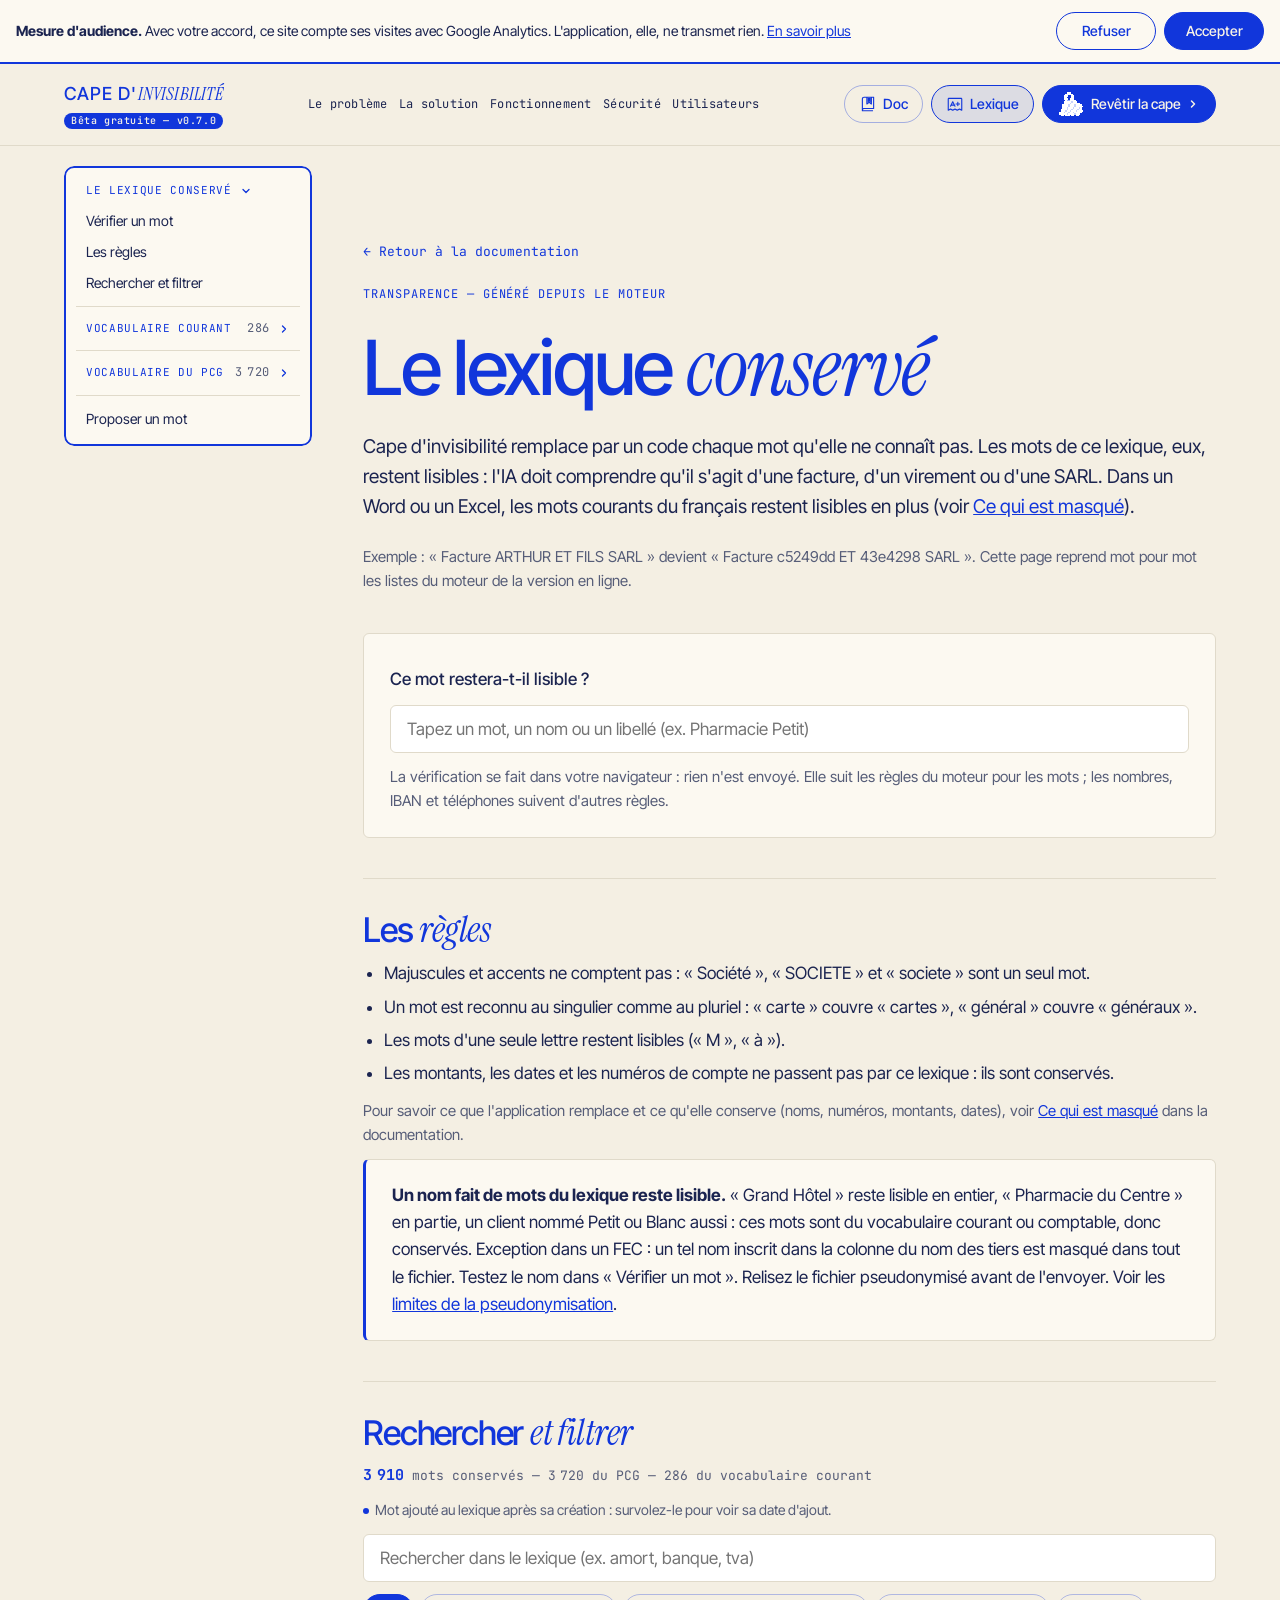
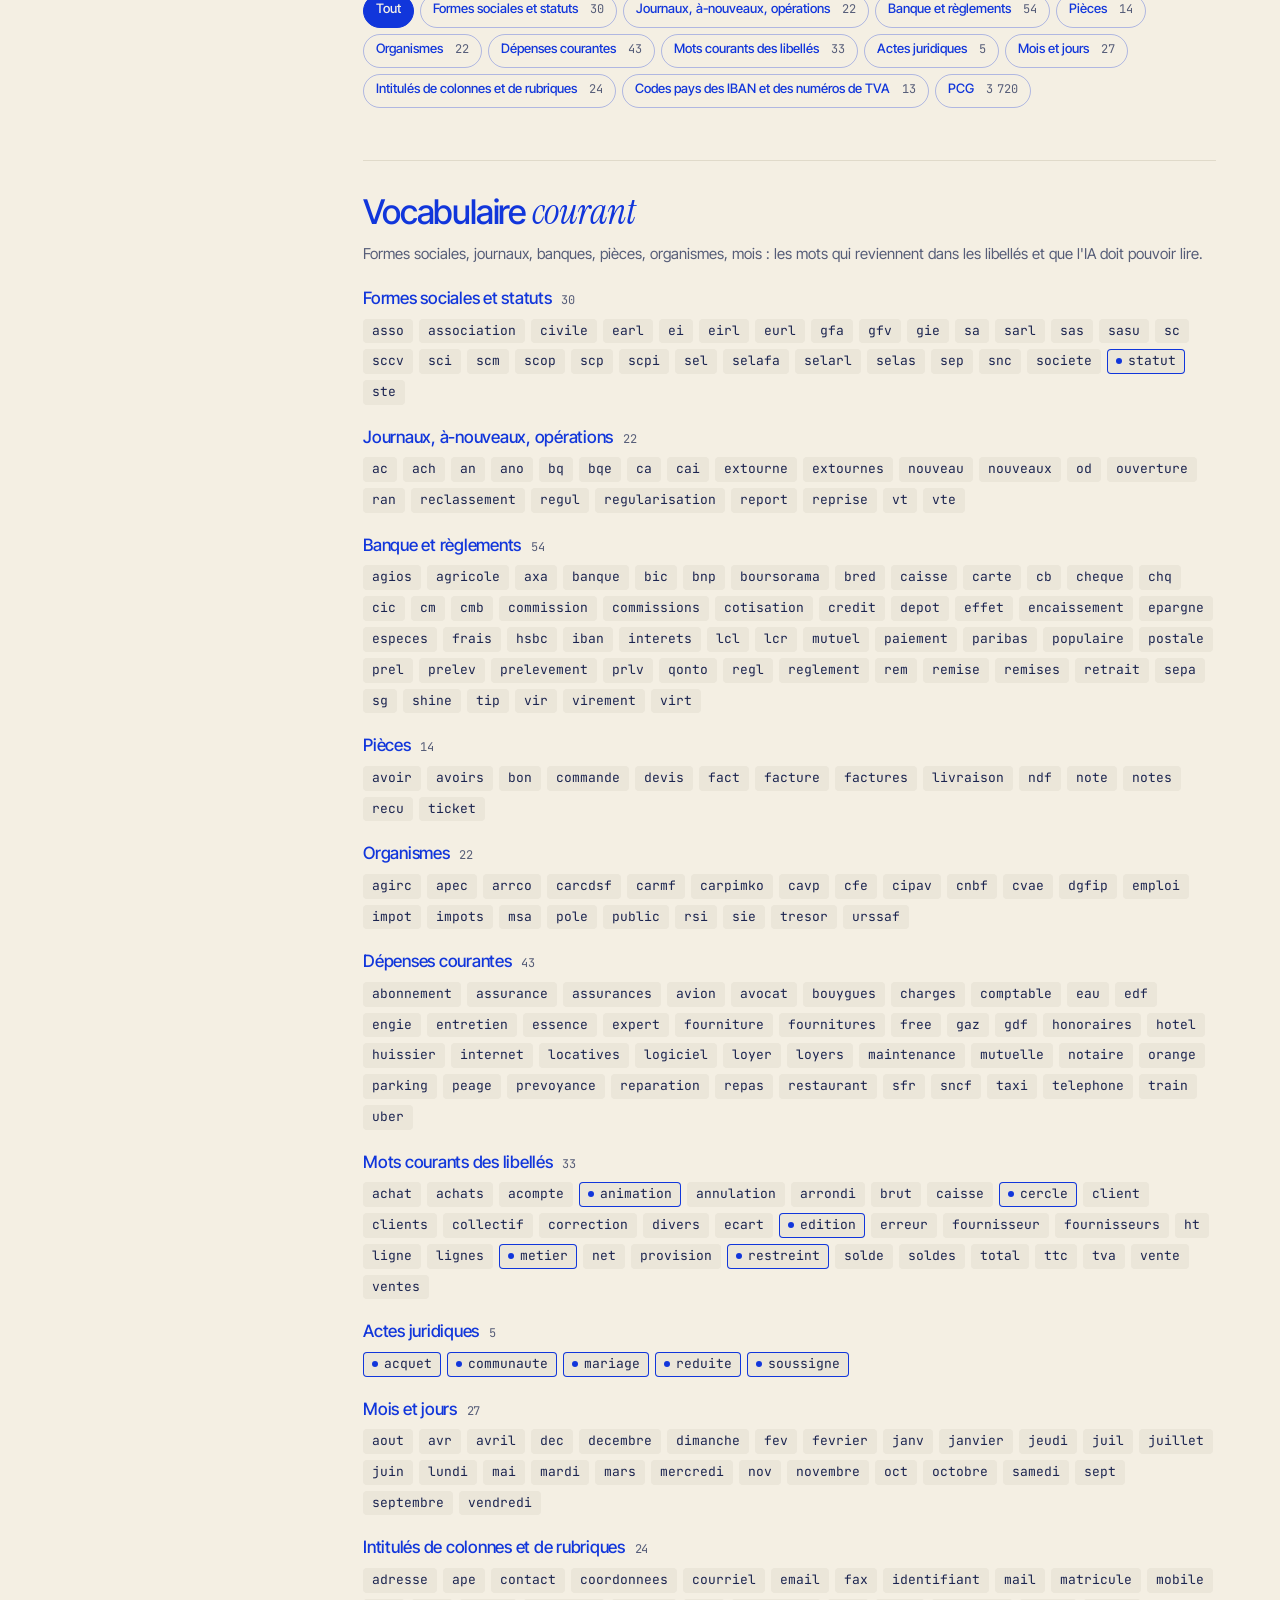
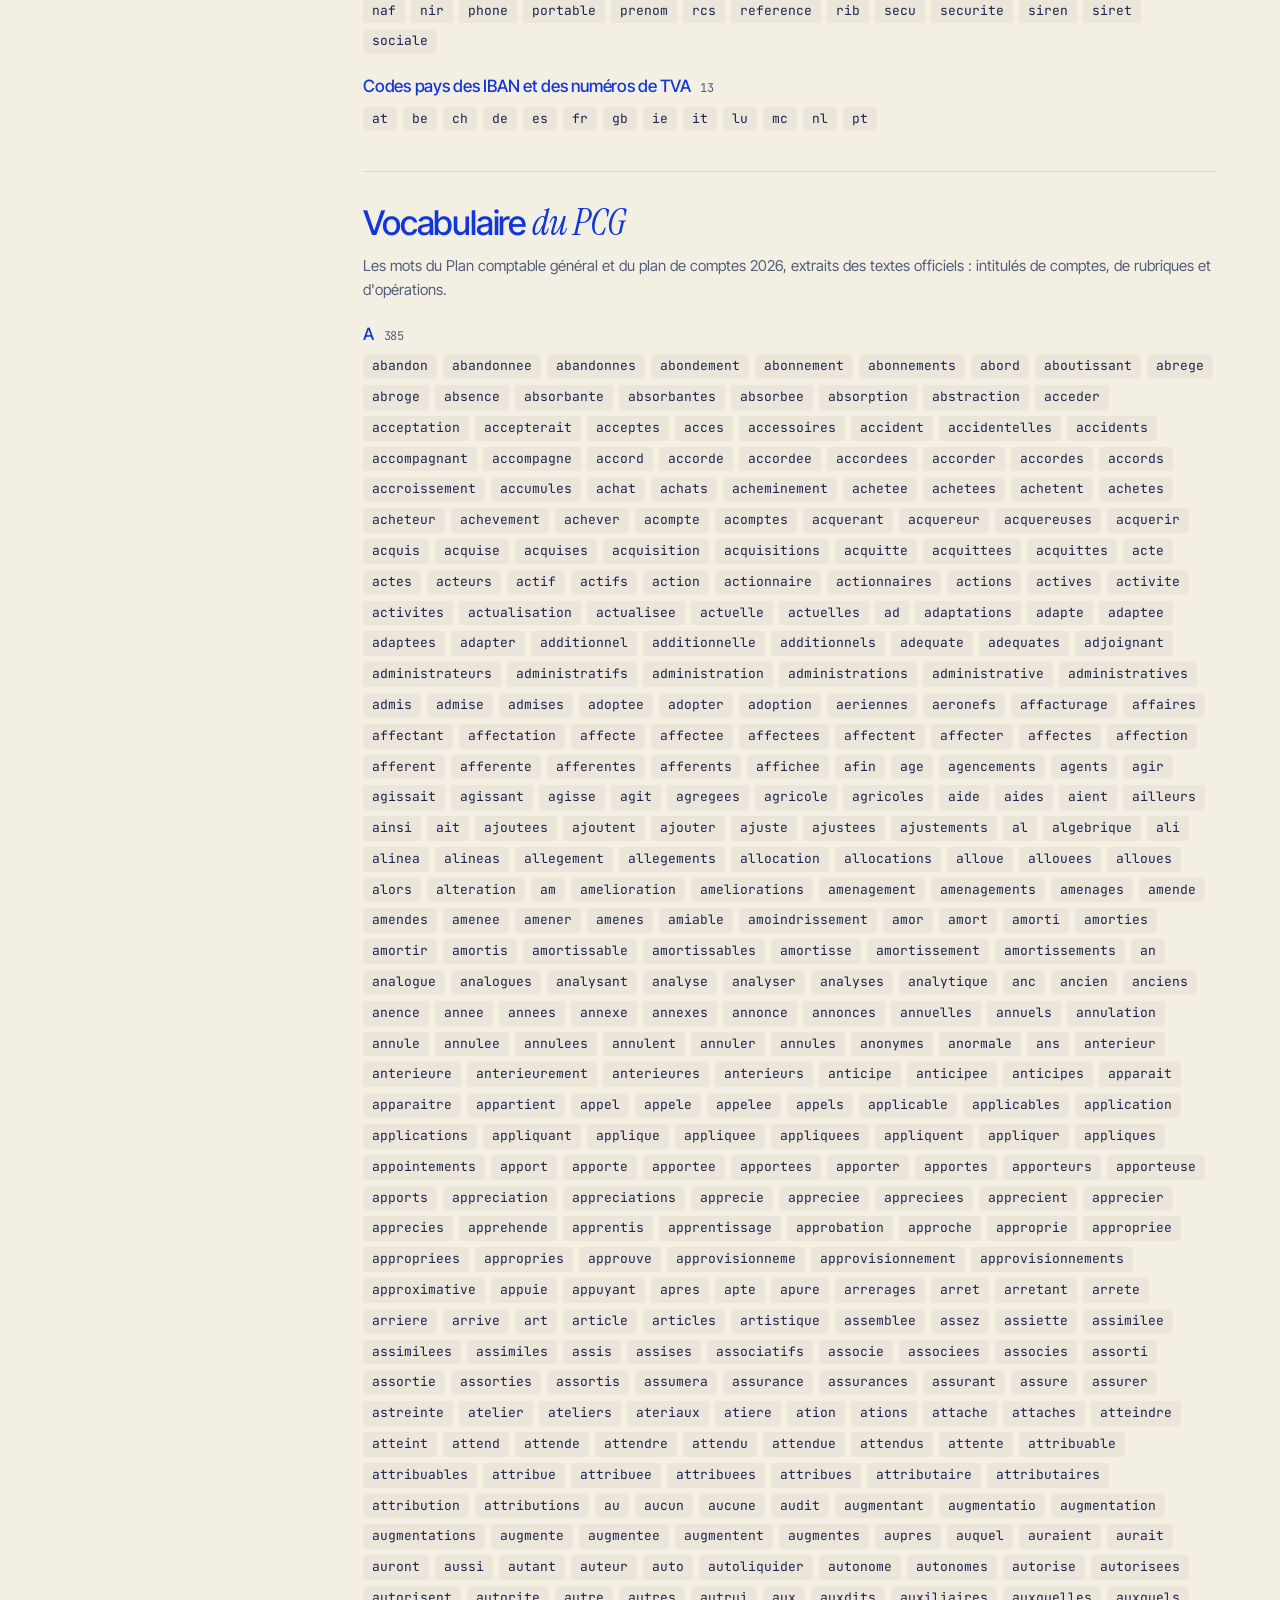
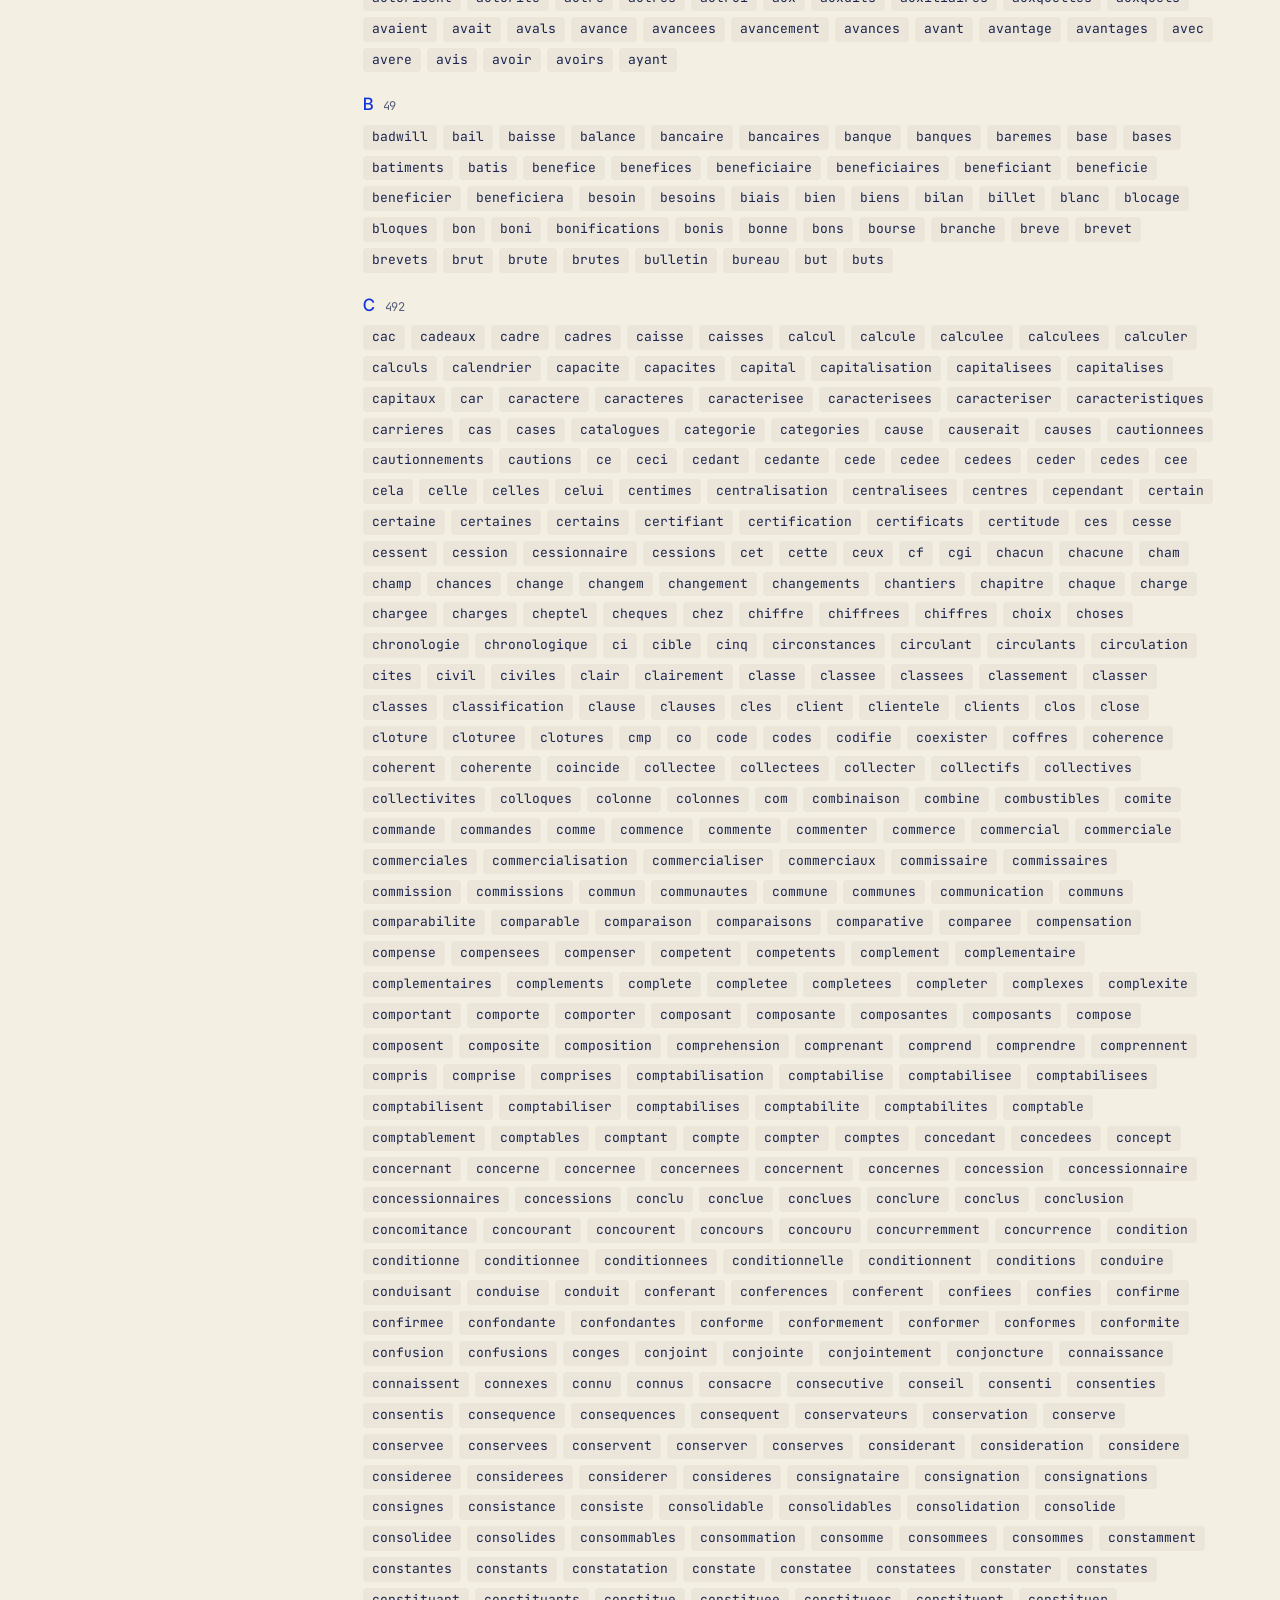
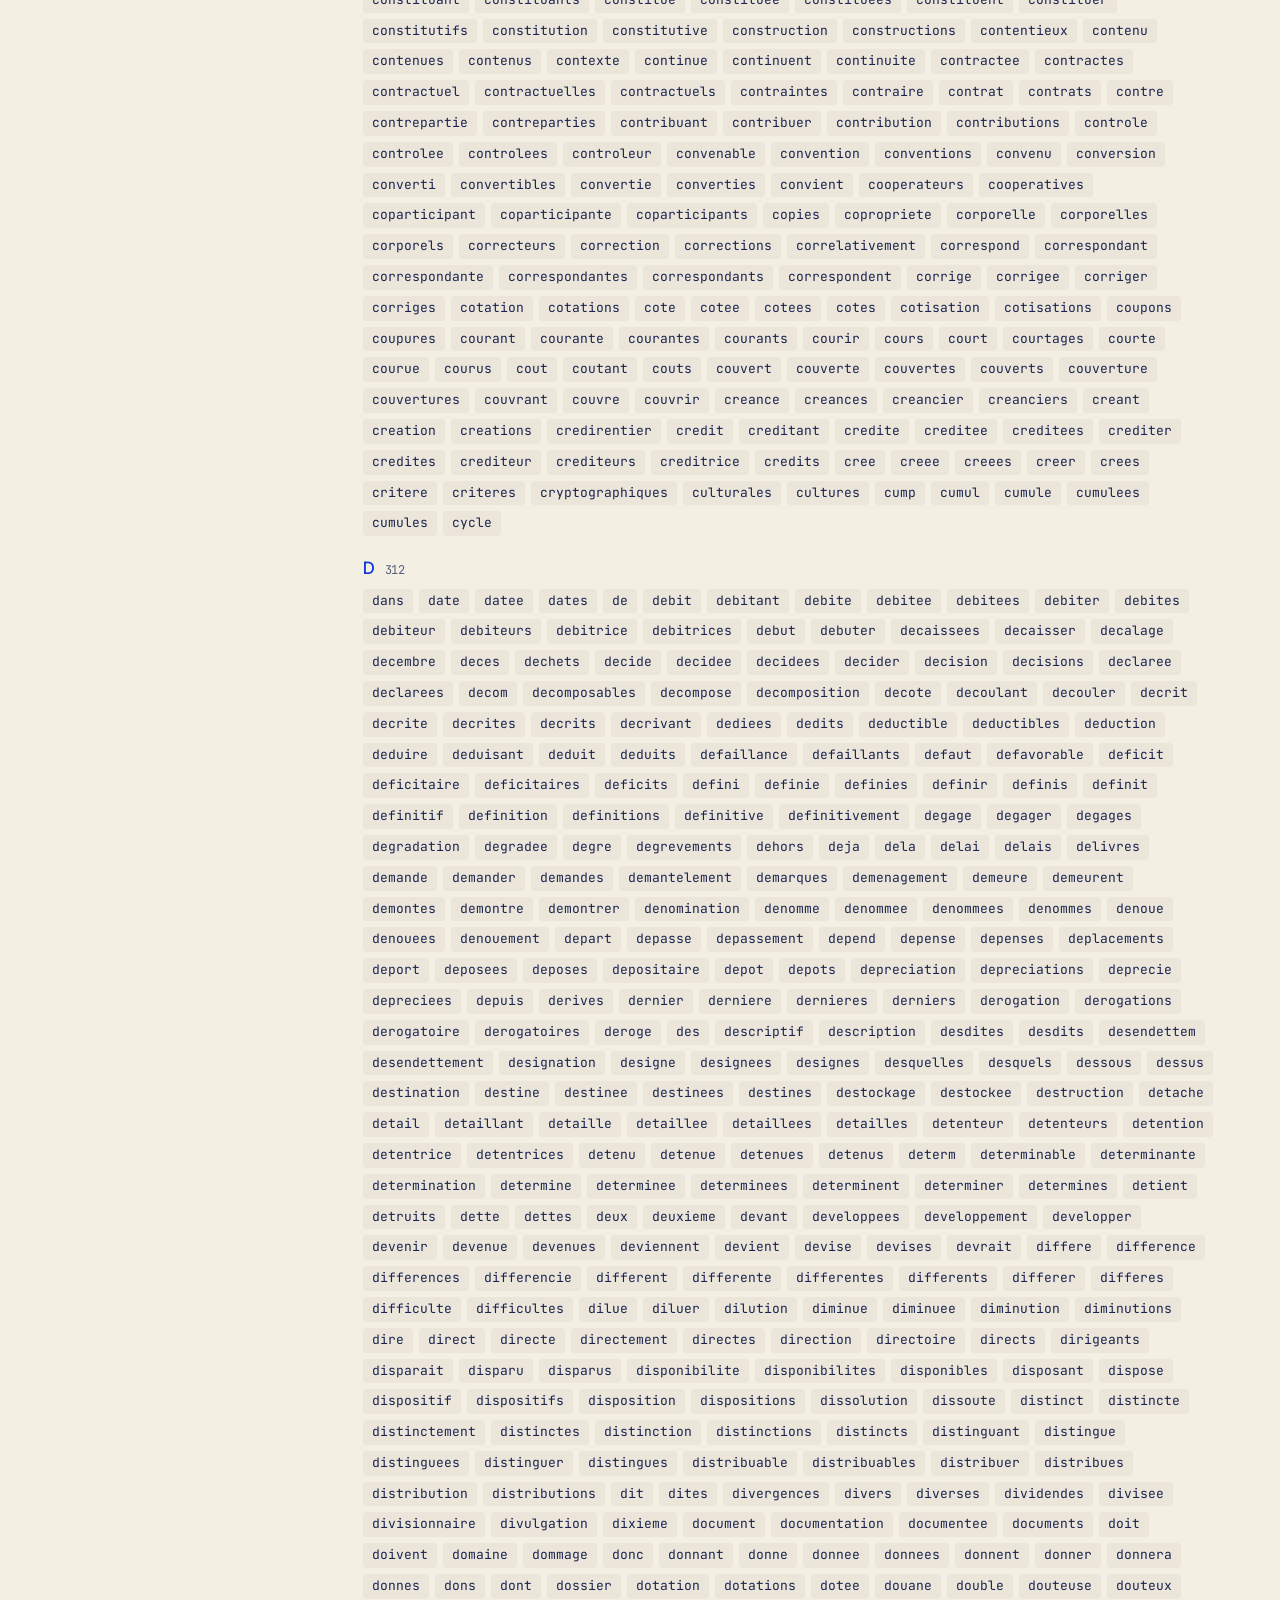
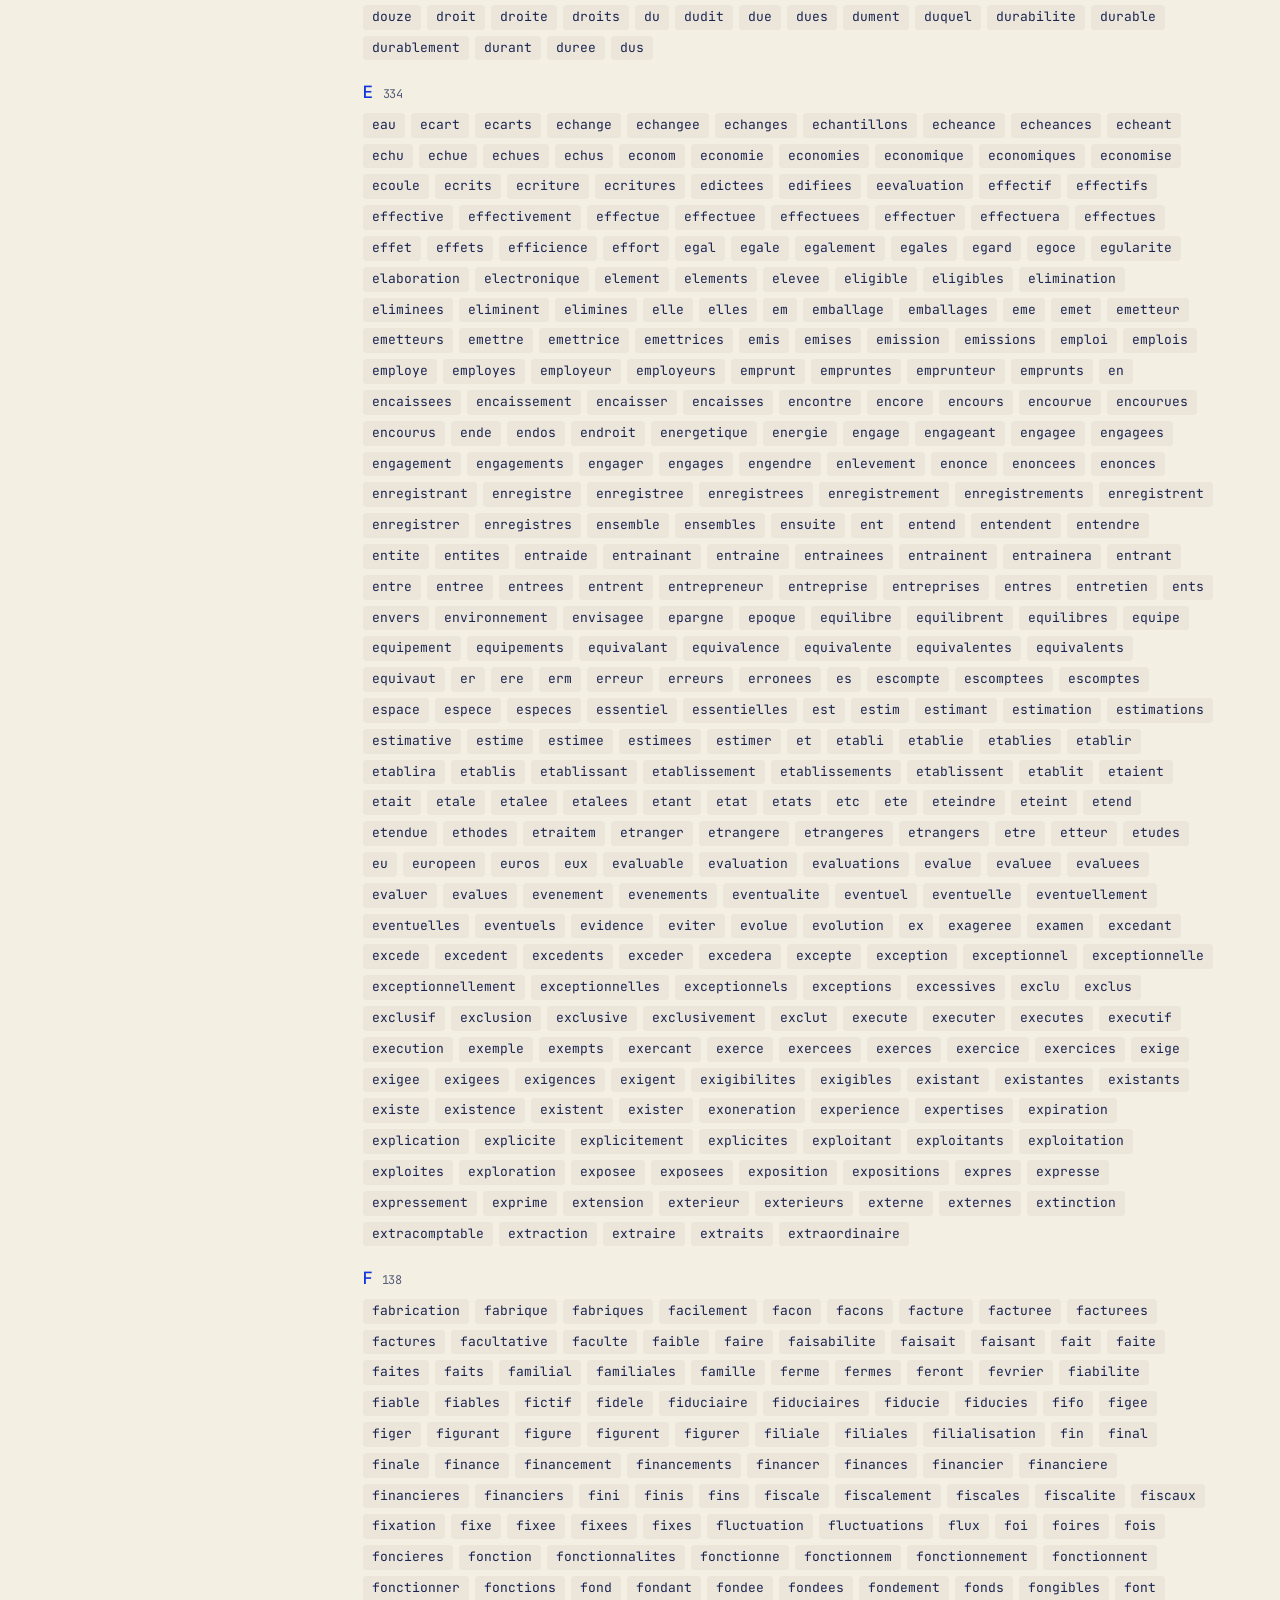
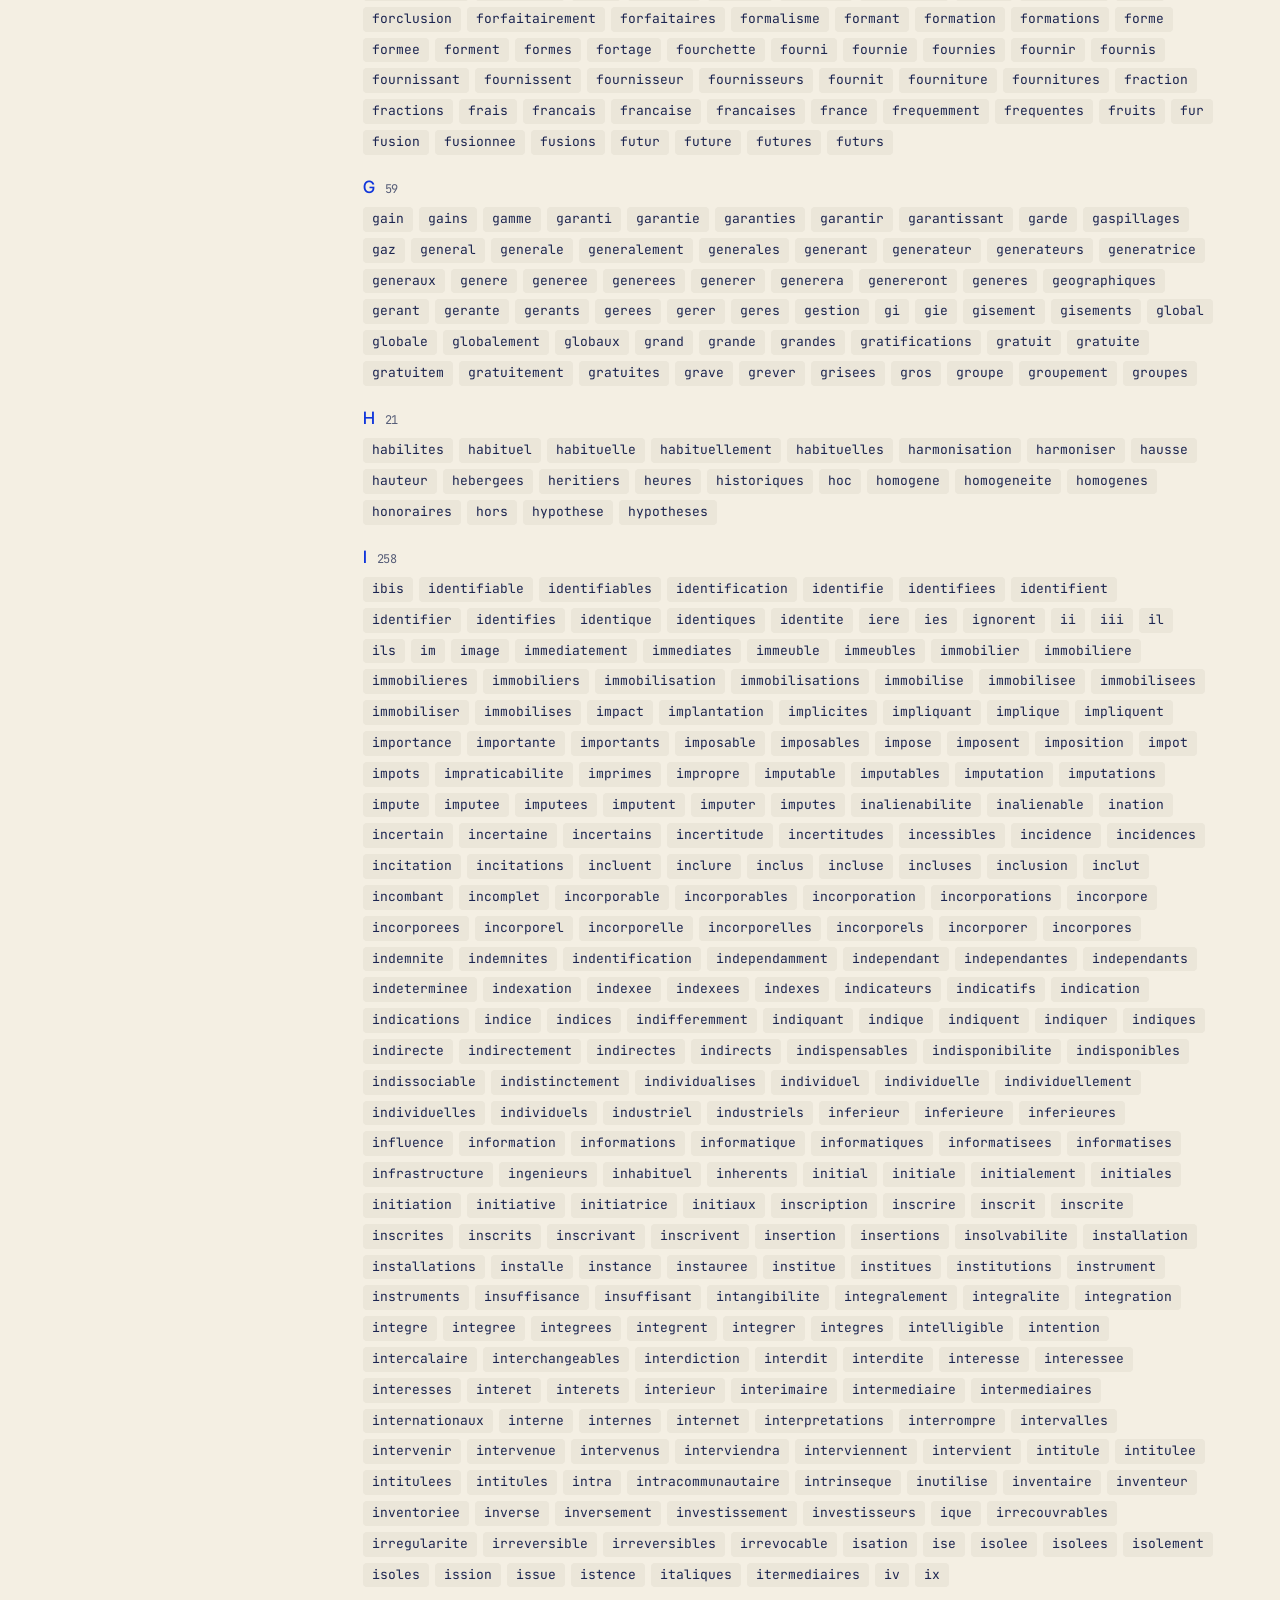
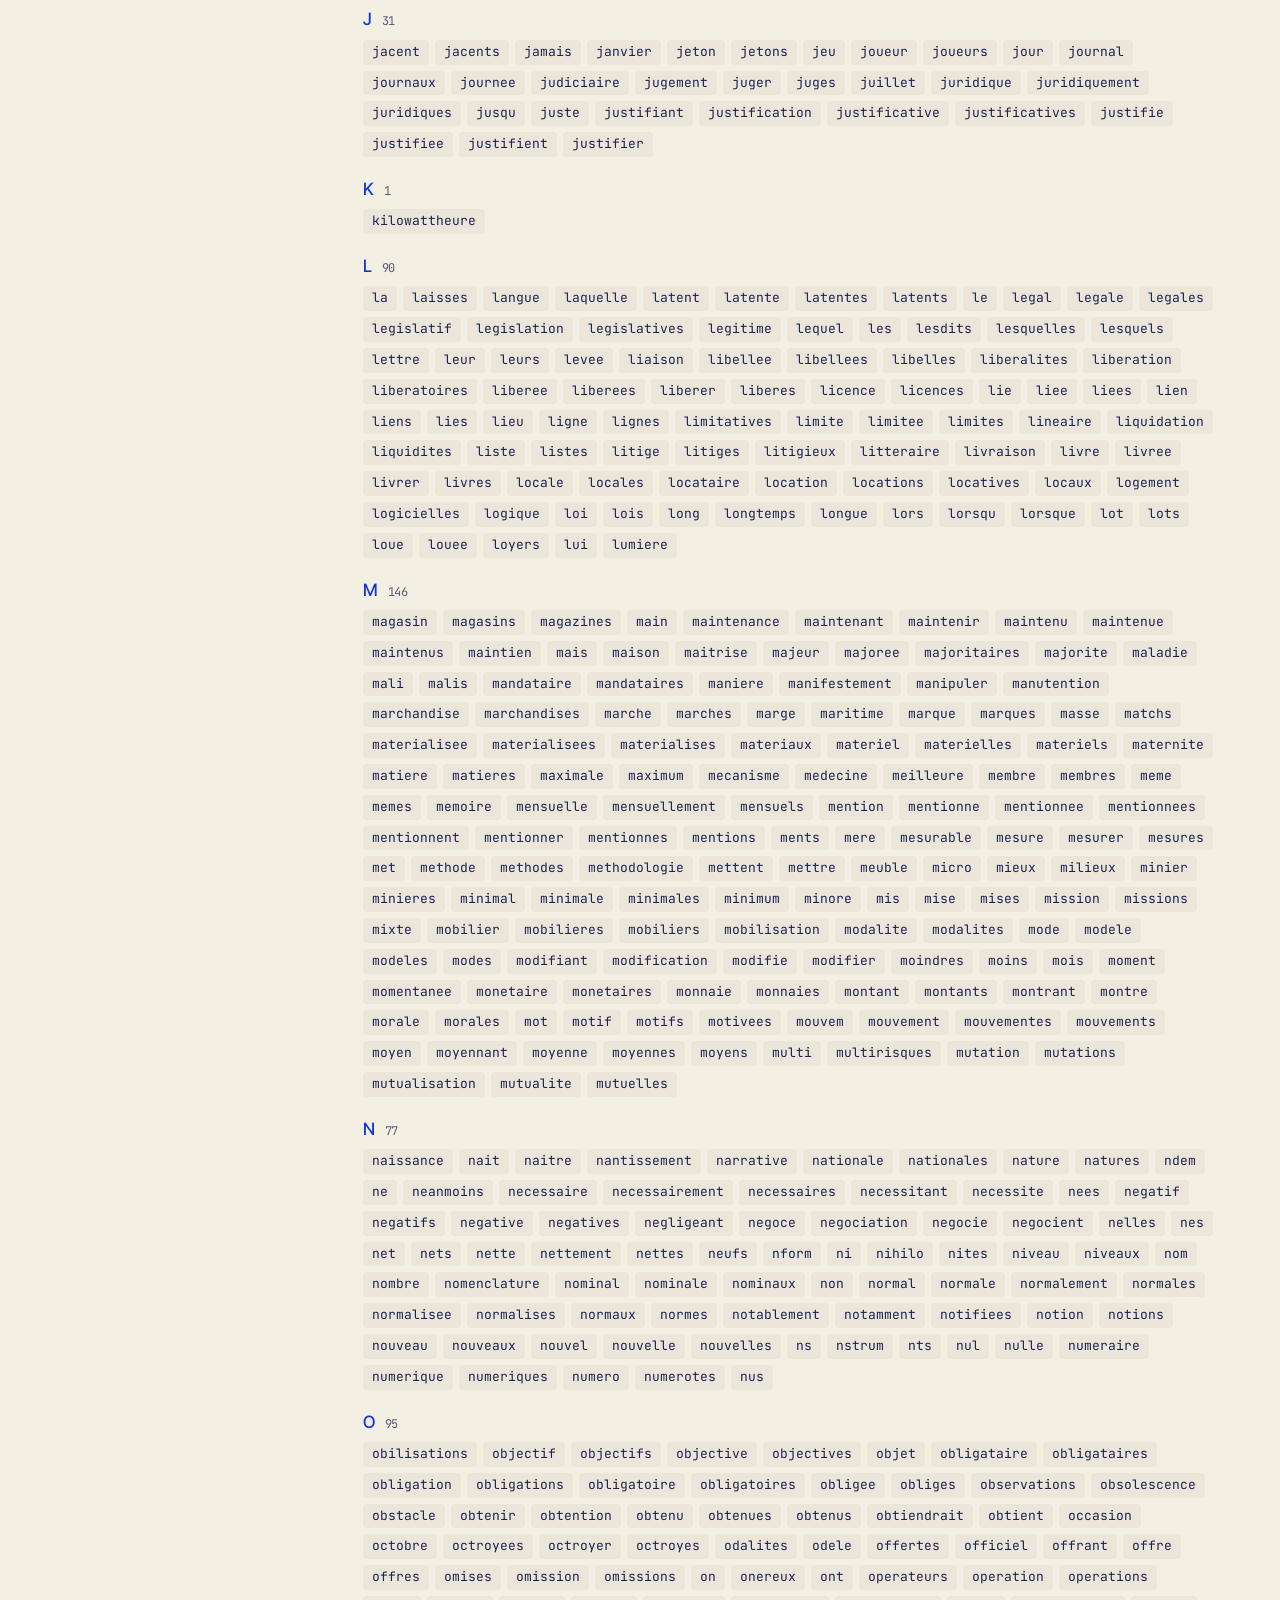
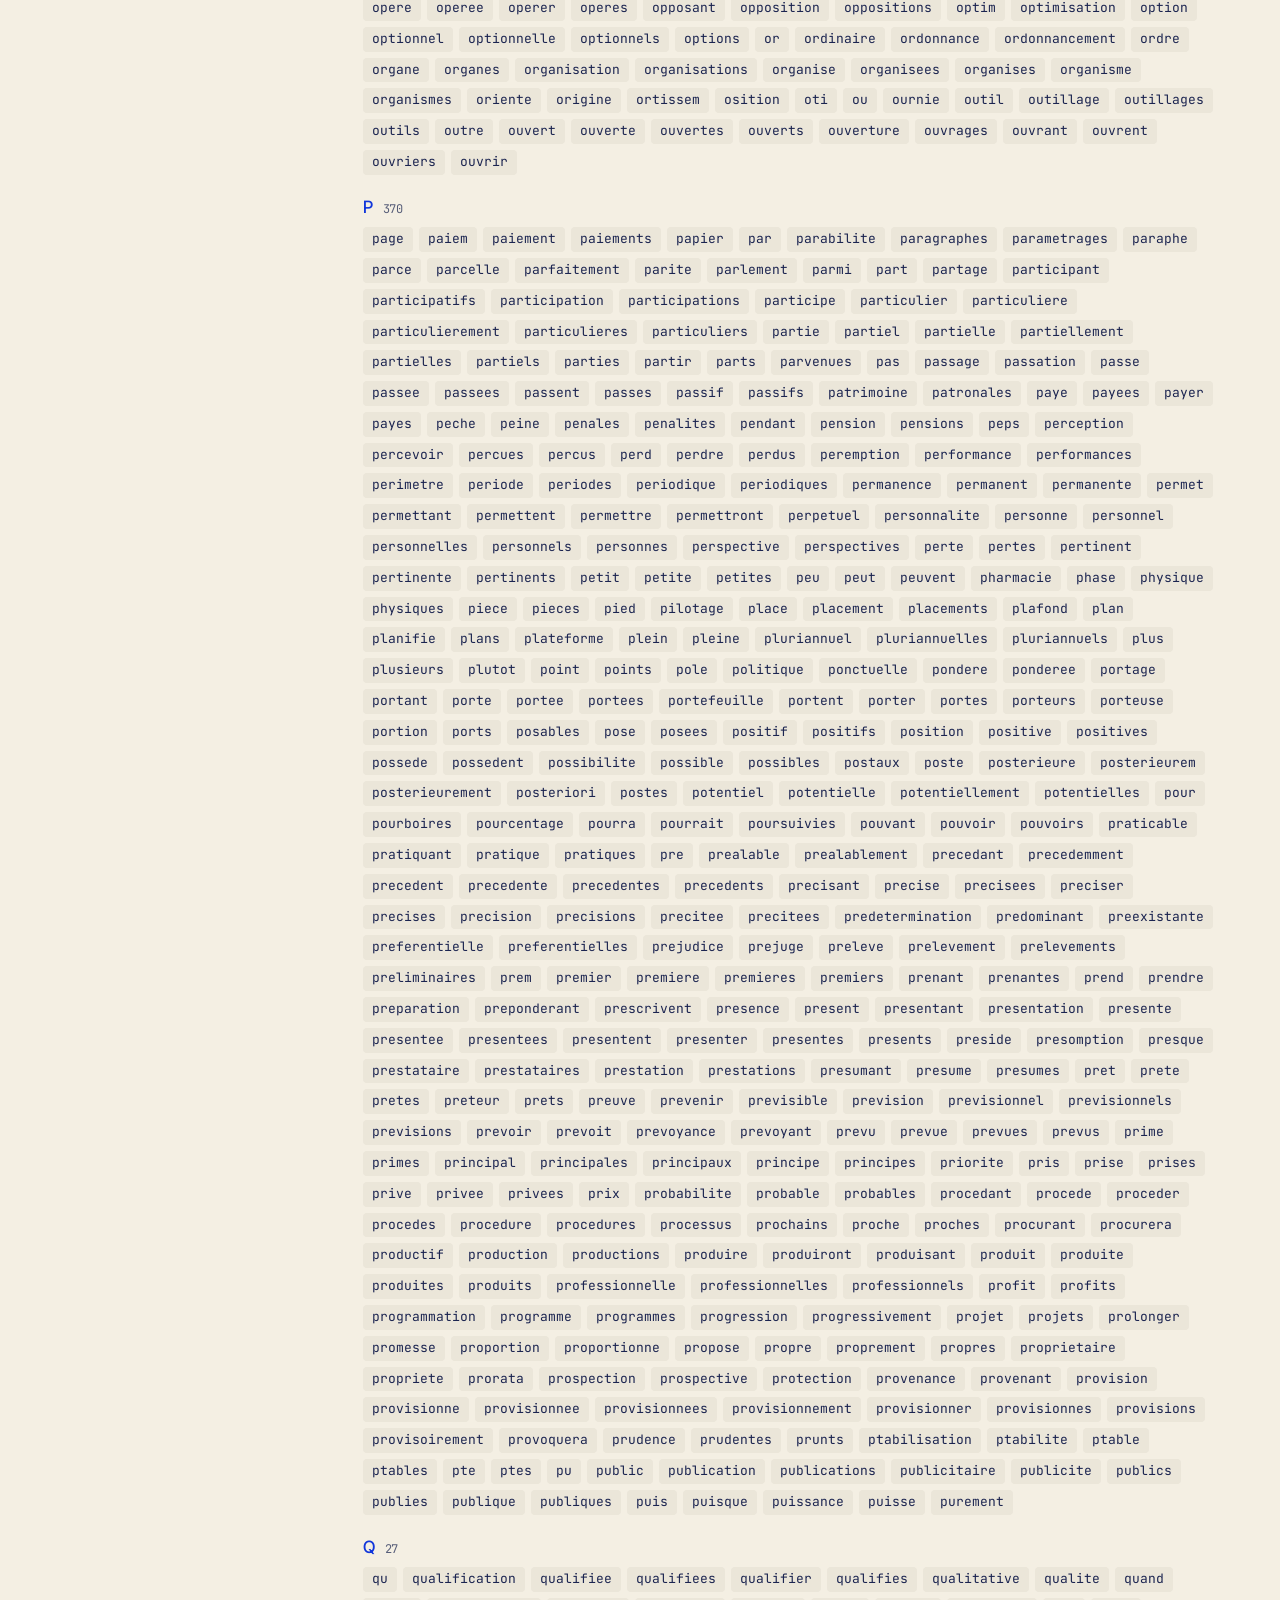
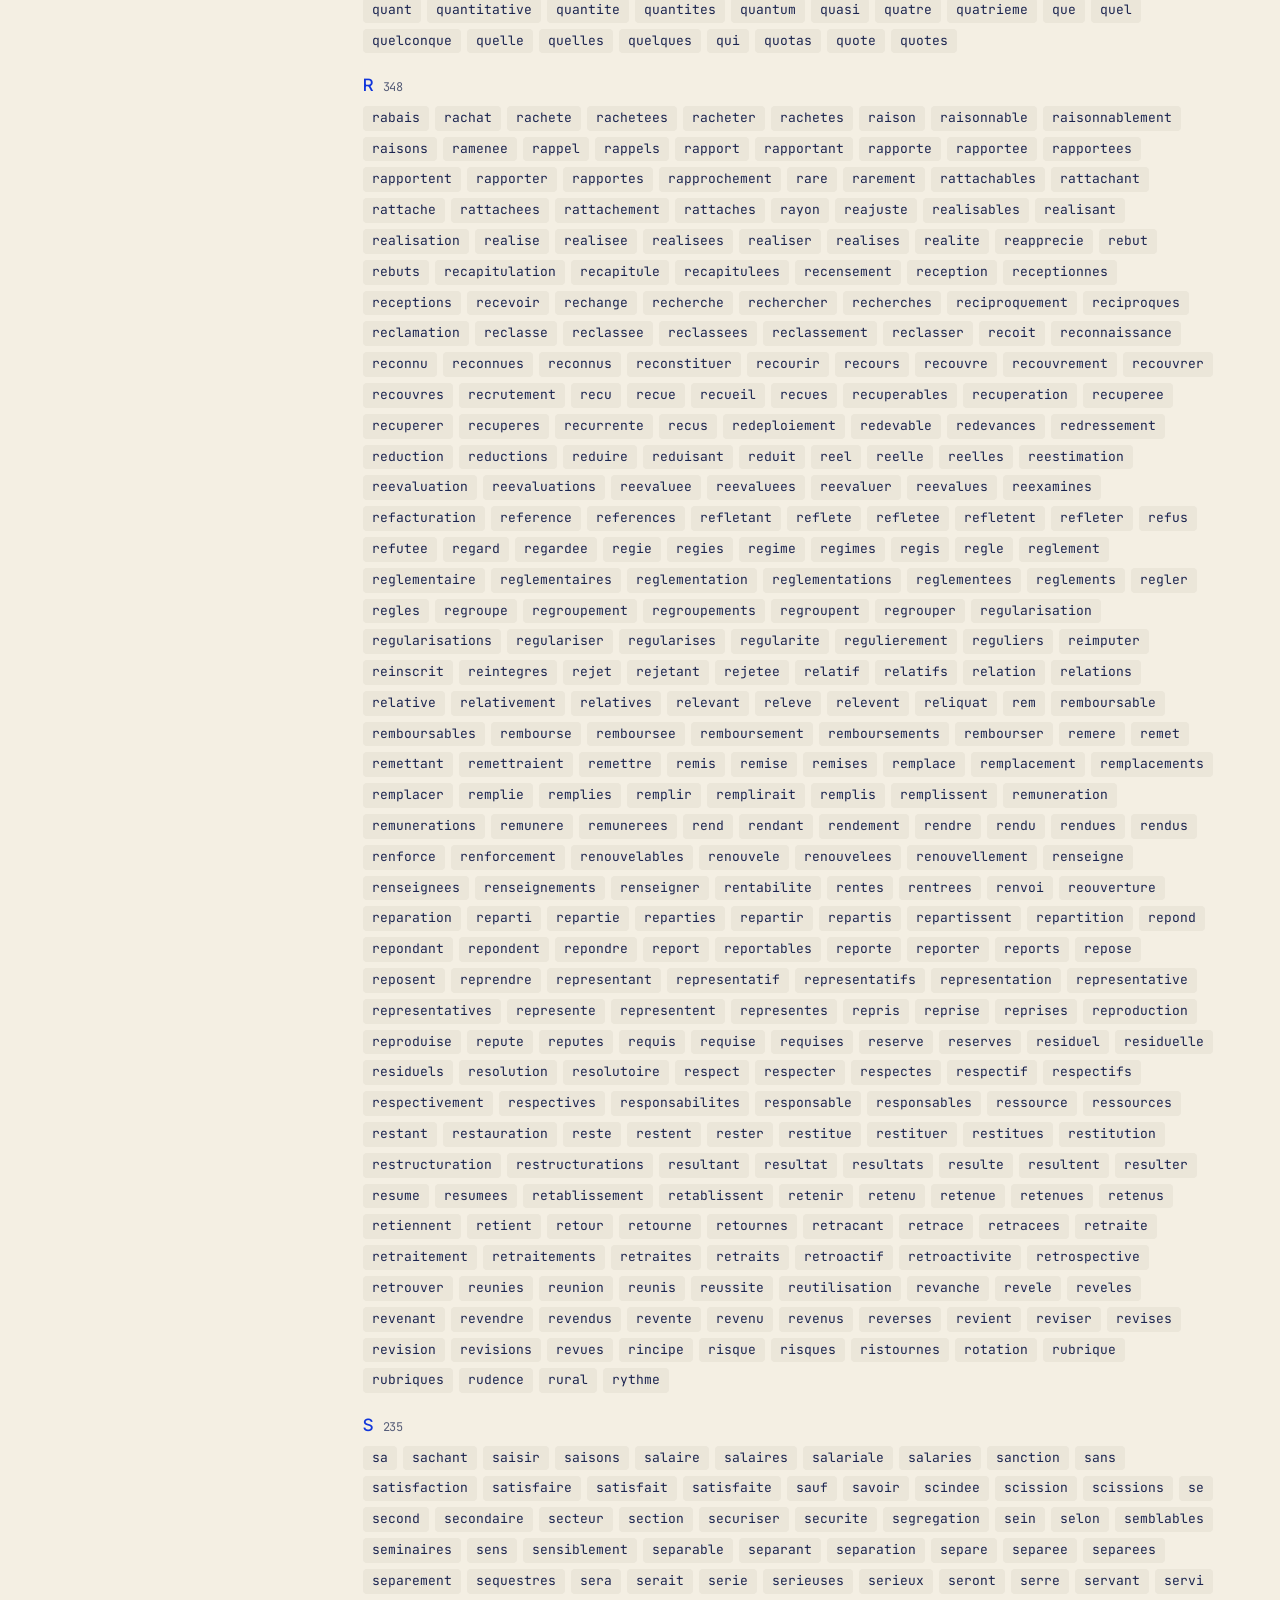
<file: lexique.html>
<!doctype html>
<html lang="fr">
<head>
<meta charset="utf-8">
<meta name="viewport" content="width=device-width, initial-scale=1">
<title>Lexique conservé — Cape d'invisibilité</title>
<meta name="description" content="Les mots que Cape d'invisibilité laisse lisibles : vocabulaire du PCG et vocabulaire courant.">
<link rel="canonical" href="https://www.capedinvisibilite.fr/lexique.html">
<meta property="og:type" content="website">
<meta property="og:site_name" content="Cape d'invisibilité">
<meta property="og:locale" content="fr_FR">
<meta property="og:title" content="Lexique conservé — Cape d'invisibilité">
<meta property="og:description" content="Les mots que Cape d'invisibilité laisse lisibles : vocabulaire du PCG et vocabulaire courant.">
<meta property="og:url" content="https://www.capedinvisibilite.fr/lexique.html">
<meta property="og:image" content="https://www.capedinvisibilite.fr/assets/og-image.jpg">
<meta property="og:image:type" content="image/jpeg">
<meta property="og:image:width" content="1200">
<meta property="og:image:height" content="630">
<meta property="og:image:alt" content="Protégez vos données. Gardez l'IA. Cape d'invisibilité, sur une mer agitée devant un château en ruine.">
<meta name="twitter:card" content="summary_large_image">
<meta name="twitter:title" content="Lexique conservé — Cape d'invisibilité">
<meta name="twitter:description" content="Les mots que Cape d'invisibilité laisse lisibles : vocabulaire du PCG et vocabulaire courant.">
<meta name="twitter:image" content="https://www.capedinvisibilite.fr/assets/og-image.jpg">
<meta name="twitter:image:alt" content="Protégez vos données. Gardez l'IA. Cape d'invisibilité, sur une mer agitée devant un château en ruine.">
<link rel="icon" href="favicon.ico" sizes="any">
<link rel="icon" type="image/png" sizes="32x32" href="assets/favicon-32.png">
<link rel="apple-touch-icon" href="assets/apple-touch-icon.png">
<link rel="preconnect" href="https://fonts.googleapis.com">
<link rel="preconnect" href="https://fonts.gstatic.com" crossorigin>
<link rel="stylesheet" href="https://fonts.googleapis.com/css2?family=Inter+Tight:wght@400;500;600&amp;family=Instrument+Serif:ital@1&amp;family=JetBrains+Mono:wght@400;500&amp;display=swap">
<style>
:root {
  --cream: #F4EFE3;
  --paper: #FCF9F1;
  --blue: #1136DB;
  --ink: #1B2450;
  --muted: #565D78;
  --line: #E0DACA;
  --chip: #EBE6D9;
  --on-blue: #F8F3E6;
  --on-blue-muted: #DCE1FA;
  --line-blue: rgba(248, 243, 230, .24);
  --sans: 'Inter Tight', system-ui, sans-serif;
  --serif: 'Instrument Serif', Georgia, serif;
  --mono: 'JetBrains Mono', ui-monospace, Menlo, Consolas, monospace;
  --section: clamp(72px, 10vw, 128px);
}

* { box-sizing: border-box; }
html { scroll-behavior: smooth; scroll-padding-top: 88px; }
@media (prefers-reduced-motion: reduce) { html { scroll-behavior: auto; } }

body {
  margin: 0;
  background: var(--cream);
  color: var(--ink);
  font-family: var(--sans);
  font-size: 17px;
  line-height: 1.6;
  -webkit-font-smoothing: antialiased;
}

a { color: var(--blue); }
a:focus-visible, button:focus-visible, input:focus-visible, textarea:focus-visible, summary:focus-visible {
  outline: 2px solid currentColor;
  outline-offset: 3px;
}

h1, h2, h3, p, ol, ul, figure { margin: 0; }
ol, ul { list-style: none; padding: 0; }

h1, h2 {
  color: var(--blue);
  font-weight: 500;
  letter-spacing: -.035em;
  line-height: 1.02;
}
h1 { font-size: clamp(46px, 6vw, 76px); }
h2 { font-size: clamp(38px, 4.6vw, 60px); }
h1 em, h2 em {
  font-family: var(--serif);
  font-size: 1.08em;
  font-style: italic;
  font-weight: 400;
  letter-spacing: -.015em;
}
h3 { font-size: 23px; font-weight: 500; letter-spacing: -.015em; line-height: 1.2; }

.wrap { max-width: 1200px; margin: 0 auto; padding: 0 24px; }
.section { padding-block: var(--section); }
.split {
  display: grid;
  grid-template-columns: repeat(auto-fit, minmax(min(100%, 420px), 1fr));
  gap: clamp(40px, 6vw, 88px);
}

.eyebrow, .label, .mono {
  font-family: var(--mono);
  font-size: 12px;
  font-weight: 400;
  letter-spacing: .08em;
  text-transform: uppercase;
}
.eyebrow { color: var(--blue); }
.section-title { display: flex; flex-direction: column; gap: 22px; }
.lead { color: var(--ink); }
.small { font-size: 15px; color: var(--muted); }

.btn {
  display: inline-flex;
  align-items: center;
  min-height: 46px;
  padding: 0 22px;
  border: 1px solid var(--blue);
  border-radius: 9999px;
  background: var(--blue);
  color: var(--on-blue);
  font: 500 15px/1 var(--sans);
  text-decoration: none;
  cursor: pointer;
}
.btn:hover { background: #0D2BB5; border-color: #0D2BB5; }
.btn-icon { flex: none; margin-right: 8px; image-rendering: pixelated; }
.chevron { flex: none; margin-left: 6px; }
.btn.ghost { background: transparent; color: var(--blue); border-color: rgba(17, 54, 219, .35); }
.btn.ghost:hover { background: rgba(17, 54, 219, .08); border-color: var(--blue); }

.header-cta { min-height: 38px; padding: 0 16px; font-size: 14px; }

/* En-tête */
.site-header {
  position: sticky;
  top: 0;
  z-index: 100;
  border-bottom: 1px solid var(--line);
  background: var(--cream);
}
.site-header .wrap {
  display: flex;
  flex-wrap: nowrap;
  align-items: center;
  justify-content: space-between;
  gap: 14px 10px;
  padding-block: 16px;
}
.logo {
  color: var(--blue);
  font-size: 18px;
  font-weight: 500;
  letter-spacing: .06em;
  text-decoration: none;
}
.logo span { font-family: var(--serif); font-style: italic; font-weight: 400; letter-spacing: .01em; }
.beta {
  display: inline-block;
  margin-left: 6px;
  padding: 5px 10px 5px;
  border-radius: 9999px;
  background: var(--blue);
  color: var(--on-blue);
  font: 500 10px/1 var(--mono);
  letter-spacing: .06em;
  vertical-align: 3px;
}
/* Bureau : logo, menu et bouton sur une ligne ; si la place manque, le menu défile */
.site-header .logo, .header-cta { flex: none; white-space: nowrap; }
.site-nav { display: flex; flex: 0 1 auto; flex-wrap: nowrap; gap: 6px clamp(10px, .9vw, 16px); min-width: 0; overflow-x: auto; scrollbar-width: none; }
.site-nav::-webkit-scrollbar { display: none; }
.site-nav a { flex: none; white-space: nowrap; }
.site-nav a {
  padding: 6px 0;
  color: var(--ink);
  font-family: var(--mono);
  font-size: 12px;
  letter-spacing: .02em;
  text-decoration: none;
}
.site-nav a:hover { color: var(--blue); }
/* Petit mobile : logo et trois boutons sur une seule ligne */
@media (max-width: 420px) {
  .site-header .header-actions { gap: 4px; }
  .header-actions .header-doc { padding: 0 8px; }
  .header-actions .header-cta { padding: 0 12px; }
  .header-actions .header-cta .btn-icon, .header-actions .header-cta .chevron { display: none; }
}
/* Badge « Bêta gratuite » sous le logo, pour laisser la place au menu */
.site-header .beta { display: table; margin: 4px 0 0; padding: 3px 7px; }
/* Bouton Documentation, à côté de « Revêtir la cape » */
.header-actions { display: flex; flex: none; align-items: center; gap: 8px; }
.header-doc { min-height: 38px; padding: 0 14px; font-size: 14px; white-space: nowrap; }
/* Écran moyen : icône seule, pour que le menu tienne sur la ligne */
@media (max-width: 1240px) {
  .header-doc { padding: 0 10px; }
  .header-doc .btn-icon { margin-right: 0; }
  .header-doc .header-doc-texte { position: absolute; width: 1px; height: 1px; overflow: hidden; clip-path: inset(50%); white-space: nowrap; }
}
.header-doc .btn-icon { margin-right: 6px; image-rendering: auto; }
.header-doc[aria-current="page"] { background: rgba(17, 54, 219, .1); border-color: var(--blue); }

@media (max-width: 760px) {
  html { scroll-padding-top: 104px; }
  .site-header .wrap { flex-wrap: wrap; padding-block: 10px; gap: 4px; }
  .logo { font-size: 15px; }
  .beta { margin-left: 3px; padding: 2px 4px; font-size: 9px; vertical-align: 2px; }
  .site-header .beta { display: table; margin: 3px 0 0; letter-spacing: 0; }
  .site-nav { order: 3; flex-wrap: nowrap; width: 100%; overflow-x: auto; scrollbar-width: none; }
  .header-cta { min-height: 36px; padding: 0 10px; font-size: 13px; }
  .header-cta .btn-icon { width: 16px; height: 16px; margin-right: 4px; }
  .header-doc { min-height: 36px; padding: 0 10px; }
  .header-doc .btn-icon { margin-right: 0; width: 16px; height: 16px; }
  .header-doc .header-doc-texte { position: absolute; width: 1px; height: 1px; overflow: hidden; clip-path: inset(50%); white-space: nowrap; }
  .site-nav::-webkit-scrollbar { display: none; }
  .site-nav a { flex: none; }
}

/* Pied de page */
.site-footer .wrap { display: flex; flex-wrap: wrap; justify-content: space-between; align-items: center; gap: 20px 24px; padding-block: 36px; }
.legal { display: flex; flex-wrap: wrap; gap: 8px 24px; font-family: var(--mono); font-size: 12px; color: var(--muted); }
.legal a { color: var(--ink); }
.legal .projet { display: inline-flex; align-items: center; gap: 6px; }
.legal .projet a { display: inline-flex; align-items: center; gap: 4px; }


/* Pages de contenu */
.content-page { display: flex; flex-direction: column; gap: 40px; max-width: 880px; margin: 0 auto; padding: clamp(56px, 8vw, 96px) 24px var(--section); }
.content-page > section, .bloc { display: flex; flex-direction: column; gap: 12px; padding-top: 32px; border-top: 1px solid var(--line); scroll-margin-top: 88px; }
.content-page h2 { font-size: clamp(26px, 3vw, 34px); }
.content-page h3 { margin-top: 14px; font-size: 19px; }
.content-page section ul.puces { display: flex; flex-direction: column; gap: 6px; padding-left: 1.25em; list-style: disc; }
.intro { display: flex; flex-direction: column; gap: 22px; }
.intro .lead { font-size: 19px; }
.encadre { padding: 22px 26px; border: 1px solid var(--line); border-left: 3px solid var(--blue); border-radius: 6px; background: var(--paper); }
.encadre p + p { margin-top: 8px; }
.note-juridique { font-size: 14px; color: var(--muted); }
.duo { display: grid; grid-template-columns: repeat(auto-fit, minmax(min(100%, 300px), 1fr)); gap: 16px; }
.duo > div { display: flex; flex-direction: column; gap: 8px; padding: 22px; border: 1px solid var(--line); border-radius: 6px; background: var(--paper); }
.duo h3 { margin: 0; color: var(--blue); }

/* Lexique */
.retour { align-self: flex-start; font-family: var(--mono); font-size: 13px; text-decoration: none; }
.retour:hover { text-decoration: underline; }
.compte { font-family: var(--mono); font-size: 13px; color: var(--muted); }
.compte strong { color: var(--blue); font-size: 15px; }
.verif { display: flex; flex-direction: column; gap: 12px; padding: 24px 26px; border: 1px solid var(--line); border-radius: 6px; background: var(--paper); }
.verif label { font-weight: 500; }
.verif input { width: 100%; min-height: 48px; padding: 0 16px; border: 1px solid var(--line); border-radius: 6px; background: #fff; color: var(--ink); font: 400 17px var(--sans); }
.verif input:focus-visible { outline: 2px solid var(--blue); outline-offset: 1px; }
.verdicts { display: flex; flex-wrap: wrap; gap: 8px; min-height: 1px; }
.verdicts:empty { display: none; }
.verdict { display: inline-flex; align-items: baseline; gap: 8px; padding: 6px 12px; border-radius: 9999px; font-family: var(--mono); font-size: 13px; }
.verdict b { font-weight: 500; }
.verdict.garde { background: var(--chip); color: var(--ink); }
.verdict.code { background: var(--blue); color: var(--on-blue); }
.rubrique { display: flex; flex-direction: column; gap: 10px; margin-top: 10px; scroll-margin-top: 88px; }
.rubrique h3 { margin: 0; font-size: 17px; color: var(--blue); }
.nb { margin-left: 6px; font-family: var(--mono); font-size: 12px; font-weight: 400; color: var(--muted); }
.mots { display: flex; flex-wrap: wrap; gap: 6px; }
.mots li { padding: 2px 9px; border-radius: 4px; background: var(--chip); font-family: var(--mono); font-size: 13px; line-height: 1.6; }

/* Lexique : menu à gauche, en accordéon comme la documentation */
.sr { position: absolute; width: 1px; height: 1px; overflow: hidden; clip-path: inset(50%); white-space: nowrap; }
.lex-page { max-width: 1200px; margin: 0 auto; padding: 0 24px 0 calc(24px + 248px + clamp(32px, 4vw, 56px)); }
.lex-main { max-width: 860px; margin: 0; padding-inline: 0; }
/* Menu fixe, ancré 20 px sous l'en-tête comme celui de la documentation */
.lex-aside { position: fixed; z-index: 50; top: var(--menu-haut, 102px); left: max(24px, calc((100vw - 1200px) / 2 + 24px)); width: 248px; max-height: calc(100vh - var(--menu-haut, 102px) - 20px); overflow-y: auto; scrollbar-width: thin; border-radius: 10px; }
.lex-nav { padding: 10px; border: 2px solid var(--blue); border-radius: 10px; background: var(--paper); box-shadow: 0 30px 60px -30px rgba(17, 54, 219, .32), 0 2px 10px rgba(27, 36, 80, .06); }
.lex-nav ol { display: flex; flex-direction: column; gap: 1px; }
.lex-groupe + .lex-groupe { margin-top: 8px; padding-top: 8px; border-top: 1px solid var(--line); }
.lex-cat { display: flex; align-items: center; gap: 8px; margin: 0; padding: 4px 10px 6px; border-radius: 8px; color: var(--blue); font-family: var(--mono); font-size: 11px; letter-spacing: .06em; text-transform: uppercase; }
.lex-cat .nb { margin-left: auto; }
.lex-nav.soufflet .lex-cat { cursor: pointer; user-select: none; }
.lex-nav.soufflet .lex-cat:hover { background: rgba(17, 54, 219, .08); }
.lex-nav.soufflet .lex-cat:focus-visible { outline: 2px solid var(--blue); outline-offset: 1px; }
.lex-cat .fleche { display: none; flex: none; transition: transform .2s ease; }
.lex-nav.soufflet .lex-cat .fleche { display: block; }
.lex-nav.soufflet .replie .fleche { transform: rotate(-90deg); }
.lex-nav.soufflet .replie .sous, .lex-nav.soufflet .replie ol { display: none; }
.lex-nav.soufflet .replie .lex-cat { padding-bottom: 4px; }
@media (prefers-reduced-motion: reduce) { .lex-cat .fleche { transition: none; } }
.seul-mobile { display: none; }
.lex-nav ol a { display: block; padding: 6px 10px; border-radius: 8px; color: var(--ink); font-size: 14px; line-height: 1.3; text-decoration: none; }
.lex-nav ol a:hover { background: rgba(17, 54, 219, .08); color: var(--blue); }
.lex-nav a[aria-current="true"] { background: var(--blue); color: var(--on-blue); }
.lex-lettres { display: grid; grid-template-columns: repeat(6, 1fr); gap: 3px; padding: 4px 6px 2px; }
.lex-lettres a { display: grid; place-items: center; height: 28px; border-radius: 6px; color: var(--ink); font-family: var(--mono); font-size: 12px; text-decoration: none; }
.lex-lettres a:hover { background: rgba(17, 54, 219, .08); color: var(--blue); }

.site-footer .wrap { padding-left: calc(24px + 248px + clamp(32px, 4vw, 56px)); }
@media (max-width: 900px) { .site-footer .wrap { padding-left: 16px; } }

/* Mot ajouté au lexique : date au survol ou au focus */
.mots li.ajout { position: relative; box-shadow: inset 0 0 0 1px var(--blue); cursor: help; }
.mots li.ajout::before { content: ""; display: inline-block; width: 6px; height: 6px; margin: 0 6px 1px 0; border-radius: 50%; background: var(--blue); vertical-align: middle; }
.mots li.ajout::after { content: attr(data-ajout); position: absolute; z-index: 5; bottom: calc(100% + 8px); left: 50%; padding: 6px 10px; border-radius: 6px; background: var(--ink); color: var(--paper); font: 400 12px/1.3 var(--sans); white-space: nowrap; transform: translateX(-50%); pointer-events: none; display: none; }
.mots li.ajout:hover::after, .mots li.ajout:focus-visible::after { display: block; }
@media (max-width: 900px) { .mots li.ajout::after { left: auto; right: 0; transform: none; } }
.mots li.ajout:focus-visible { outline: 2px solid var(--blue); outline-offset: 2px; }
.legende-ajout { font-size: 14px; color: var(--muted); }
.legende-ajout::before { content: ""; display: inline-block; width: 6px; height: 6px; margin: 0 6px 1px 0; border-radius: 50%; background: var(--blue); vertical-align: middle; }


/* Recherche et filtres */
.recherche input { width: 100%; min-height: 48px; padding: 0 16px; border: 1px solid var(--line); border-radius: 6px; background: #fff; color: var(--ink); font: 400 17px var(--sans); }
.recherche input:focus-visible { outline: 2px solid var(--blue); outline-offset: 1px; }
.tags { display: flex; flex-wrap: wrap; gap: 6px; }
.tag { display: inline-flex; align-items: baseline; gap: 6px; min-height: 34px; padding: 6px 12px; border: 1px solid rgba(17, 54, 219, .3); border-radius: 9999px; background: transparent; color: var(--blue); font: 500 13px/1.2 var(--sans); cursor: pointer; }
.tag:hover { background: rgba(17, 54, 219, .08); }
.tag[aria-pressed="true"] { background: var(--blue); border-color: var(--blue); color: var(--on-blue); }
.tag[aria-pressed="true"] .nb { color: var(--on-blue-muted); }
.tag:focus-visible { outline: 2px solid var(--blue); outline-offset: 2px; }
.resultat { font-family: var(--mono); font-size: 13px; color: var(--muted); }
.mots li[hidden], .rubrique[hidden], [data-section][hidden] { display: none; }

/* Écran étroit : le menu est retiré, le contenu prend toute la largeur */
@media (max-width: 900px) {
  .lex-page { padding: 0; }
  .lex-main { padding-inline: 16px; }
  .lex-aside { display: none; }
}
</style>
<link rel="stylesheet" href="assets/consentement.css">
<script src="assets/consentement.js" defer></script>
</head>
<body>

<header class="site-header">
<div class="wrap">
<a class="logo" href="index.html#accueil">CAPE D'<span>INVISIBILITÉ</span><sup class="beta">Bêta gratuite — v0.7.0</sup></a>
<nav class="site-nav" aria-label="Navigation principale">
<a href="index.html#probleme">Le problème</a>
<a href="index.html#solution">La solution</a>
<a href="index.html#fonctionnement">Fonctionnement</a>
<a href="index.html#securite">Sécurité</a>
<a href="index.html#utilisateurs">Utilisateurs</a>
</nav>
<div class="header-actions">
<a class="btn ghost header-doc" href="documentation.html" title="Documentation"><svg class="btn-icon" width="18" height="18" viewBox="0 0 32 32" fill="currentColor" aria-hidden="true"><path d="M26 3H9C7.93913 3 6.92172 3.42143 6.17157 4.17157C5.42143 4.92172 5 5.93913 5 7V28C5 28.2652 5.10536 28.5196 5.29289 28.7071C5.48043 28.8946 5.73478 29 6 29H24C24.2652 29 24.5196 28.8946 24.7071 28.7071C24.8946 28.5196 25 28.2652 25 28C25 27.7348 24.8946 27.4804 24.7071 27.2929C24.5196 27.1054 24.2652 27 24 27H7C7 26.4696 7.21071 25.9609 7.58579 25.5858C7.96086 25.2107 8.46957 25 9 25H26C26.2652 25 26.5196 24.8946 26.7071 24.7071C26.8946 24.5196 27 24.2652 27 24V4C27 3.73478 26.8946 3.48043 26.7071 3.29289C26.5196 3.10536 26.2652 3 26 3ZM15 5H21V14L18.5987 12.2C18.4257 12.0702 18.2151 12 17.9988 12C17.7824 12 17.5718 12.0702 17.3988 12.2L15 14V5ZM25 23H9C8.29768 22.999 7.60763 23.1841 7 23.5362V7C7 6.46957 7.21071 5.96086 7.58579 5.58579C7.96086 5.21071 8.46957 5 9 5H13V16C13 16.1857 13.0517 16.3678 13.1493 16.5257C13.247 16.6837 13.3867 16.8114 13.5528 16.8944C13.7189 16.9775 13.9048 17.0126 14.0898 16.996C14.2748 16.9793 14.4514 16.9114 14.6 16.8L18 14.25L21.4013 16.8C21.574 16.9296 21.7841 16.9997 22 17C22.2652 17 22.5196 16.8946 22.7071 16.7071C22.8946 16.5196 23 16.2652 23 16V5H25V23Z"></path><path d="M15 5H21V14L18 11.75L15 14Z"></path></svg><span class="header-doc-texte">Doc</span></a>
<a class="btn ghost header-doc" href="lexique.html" title="Lexique" aria-current="page"><svg class="btn-icon" width="18" height="18" viewBox="0 0 32 32" fill="currentColor" aria-hidden="true"><path d="M27 5H5C4.46957 5 3.96086 5.21071 3.58579 5.58579C3.21071 5.96086 3 6.46957 3 7V27C2.99988 27.1705 3.04337 27.3383 3.12636 27.4873C3.20934 27.6363 3.32904 27.7616 3.4741 27.8513C3.61916 27.941 3.78474 27.9921 3.95511 27.9997C4.12549 28.0074 4.29499 27.9713 4.4475 27.895L8 26.1175L11.5525 27.895C11.6914 27.9645 11.8446 28.0007 12 28.0007C12.1554 28.0007 12.3086 27.9645 12.4475 27.895L16 26.1175L19.5525 27.895C19.6914 27.9645 19.8446 28.0007 20 28.0007C20.1554 28.0007 20.3086 27.9645 20.4475 27.895L24 26.1175L27.5525 27.895C27.705 27.9713 27.8745 28.0074 28.0449 27.9997C28.2153 27.9921 28.3808 27.941 28.5259 27.8513C28.671 27.7616 28.7907 27.6363 28.8736 27.4873C28.9566 27.3383 29.0001 27.1705 29 27V7C29 6.46957 28.7893 5.96086 28.4142 5.58579C28.0391 5.21071 27.5304 5 27 5ZM27 25.3825L24.4475 24.105C24.3086 24.0355 24.1554 23.9993 24 23.9993C23.8446 23.9993 23.6914 24.0355 23.5525 24.105L20 25.8825L16.4475 24.105C16.3086 24.0355 16.1554 23.9993 16 23.9993C15.8446 23.9993 15.6914 24.0355 15.5525 24.105L12 25.8825L8.4475 24.105C8.30857 24.0355 8.15535 23.9993 8 23.9993C7.84465 23.9993 7.69143 24.0355 7.5525 24.105L5 25.3825V7H27V25.3825ZM7.5525 20.895C7.67002 20.9539 7.79798 20.989 7.92908 20.9983C8.06017 21.0077 8.19183 20.9911 8.31651 20.9495C8.4412 20.908 8.55647 20.8422 8.65573 20.7561C8.75499 20.67 8.8363 20.5651 8.895 20.4475L9.6175 19H14.3825L15.105 20.4475C15.1638 20.565 15.2451 20.6698 15.3444 20.7559C15.4436 20.842 15.5589 20.9077 15.6836 20.9493C15.8082 20.9908 15.9399 21.0074 16.0709 20.9981C16.202 20.9888 16.33 20.9538 16.4475 20.895C16.565 20.8362 16.6698 20.7549 16.7559 20.6556C16.842 20.5563 16.9077 20.4411 16.9493 20.3164C16.9908 20.1918 17.0074 20.0601 16.9981 19.9291C16.9888 19.798 16.9538 19.67 16.895 19.5525L12.895 11.5525C12.8121 11.3861 12.6844 11.2461 12.5263 11.1483C12.3682 11.0504 12.1859 10.9986 12 10.9986C11.8141 10.9986 11.6318 11.0504 11.4737 11.1483C11.3156 11.2461 11.1879 11.3861 11.105 11.5525L7.105 19.5525C7.04615 19.67 7.01104 19.798 7.00168 19.9291C6.99232 20.0602 7.0089 20.1918 7.05046 20.3165C7.09202 20.4412 7.15775 20.5565 7.2439 20.6557C7.33004 20.755 7.43491 20.8363 7.5525 20.895ZM12 14.2362L13.3825 17H10.6175L12 14.2362ZM17 16C17 15.7348 17.1054 15.4804 17.2929 15.2929C17.4804 15.1054 17.7348 15 18 15H20V13C20 12.7348 20.1054 12.4804 20.2929 12.2929C20.4804 12.1054 20.7348 12 21 12C21.2652 12 21.5196 12.1054 21.7071 12.2929C21.8946 12.4804 22 12.7348 22 13V15H24C24.2652 15 24.5196 15.1054 24.7071 15.2929C24.8946 15.4804 25 15.7348 25 16C25 16.2652 24.8946 16.5196 24.7071 16.7071C24.5196 16.8946 24.2652 17 24 17H22V19C22 19.2652 21.8946 19.5196 21.7071 19.7071C21.5196 19.8946 21.2652 20 21 20C20.7348 20 20.4804 19.8946 20.2929 19.7071C20.1054 19.5196 20 19.2652 20 19V17H18C17.7348 17 17.4804 16.8946 17.2929 16.7071C17.1054 16.5196 17 16.2652 17 16Z"></path></svg><span class="header-doc-texte">Lexique</span></a>
<a class="btn header-cta" href="installation.html"><img class="btn-icon" src="assets/cape.png" alt="" width="24" height="24">Revêtir la cape<svg class="chevron" width="12" height="12" viewBox="0 0 24 24" fill="none" stroke="currentColor" stroke-width="3" stroke-linecap="round" stroke-linejoin="round" aria-hidden="true"><path d="M9 6l6 6-6 6"></path></svg></a>
</div>
</div>
</header>

<div class="lex-page">
<aside class="lex-aside">
<!-- menu:debut -->
<nav class="lex-nav" aria-label="Sommaire du lexique">
<div class="lex-groupe"><p class="lex-cat">Le lexique conservé</p><ol>
<li><a href="#verifier">Vérifier un mot</a></li>
<li><a href="#regles">Les règles</a></li>
<li><a href="#recherche">Rechercher et filtrer</a></li>
</ol></div>
<div class="lex-groupe"><p class="lex-cat">Vocabulaire courant <span class="nb">286</span></p><a class="seul-mobile" href="#courant">Vocabulaire courant</a><ol class="sous">
<li><a href="#courant-formes-sociales-et-statuts">Formes sociales et statuts</a></li>
<li><a href="#courant-journaux-a-nouveaux-operations">Journaux, à-nouveaux, opérations</a></li>
<li><a href="#courant-banque-et-reglements">Banque et règlements</a></li>
<li><a href="#courant-pieces">Pièces</a></li>
<li><a href="#courant-organismes">Organismes</a></li>
<li><a href="#courant-depenses-courantes">Dépenses courantes</a></li>
<li><a href="#courant-mots-courants-des-libelles">Mots courants des libellés</a></li>
<li><a href="#courant-actes-juridiques">Actes juridiques</a></li>
<li><a href="#courant-mois-et-jours">Mois et jours</a></li>
<li><a href="#courant-intitules-de-colonnes-et-de-rubriques">Intitulés de colonnes et de rubriques</a></li>
<li><a href="#courant-codes-pays-des-iban-et-des-numeros-de-tva">Codes pays des IBAN et des numéros de TVA</a></li>
</ol></div>
<div class="lex-groupe"><p class="lex-cat">Vocabulaire du PCG <span class="nb">3 720</span></p><a class="seul-mobile" href="#pcg">Vocabulaire du PCG</a><div class="lex-lettres sous">
<a href="#pcg-a">A</a>
<a href="#pcg-b">B</a>
<a href="#pcg-c">C</a>
<a href="#pcg-d">D</a>
<a href="#pcg-e">E</a>
<a href="#pcg-f">F</a>
<a href="#pcg-g">G</a>
<a href="#pcg-h">H</a>
<a href="#pcg-i">I</a>
<a href="#pcg-j">J</a>
<a href="#pcg-k">K</a>
<a href="#pcg-l">L</a>
<a href="#pcg-m">M</a>
<a href="#pcg-n">N</a>
<a href="#pcg-o">O</a>
<a href="#pcg-p">P</a>
<a href="#pcg-q">Q</a>
<a href="#pcg-r">R</a>
<a href="#pcg-s">S</a>
<a href="#pcg-t">T</a>
<a href="#pcg-u">U</a>
<a href="#pcg-v">V</a>
<a href="#pcg-w">W</a>
<a href="#pcg-x">X</a>
<a href="#pcg-z">Z</a>
<a href="#pcg-œ">Œ</a>
</div></div>
<div class="lex-groupe"><ol><li><a href="#proposer">Proposer un mot</a></li></ol></div>
</nav>
<!-- menu:fin -->
</aside>
<main class="content-page lex-main">
<div class="intro">
<a class="retour" href="documentation.html">← Retour à la documentation</a>
<p class="eyebrow">Transparence — généré depuis le moteur</p>
<h1>Le lexique <em>conservé</em></h1>
<p class="lead">Cape d'invisibilité remplace par un code chaque mot qu'elle ne connaît pas. Les mots de ce lexique, eux, restent lisibles : l'IA doit comprendre qu'il s'agit d'une facture, d'un virement ou d'une SARL. Dans un Word ou un Excel, les mots courants du français restent lisibles en plus (voir <a href="documentation.html#masque">Ce qui est masqué</a>).</p>
<p class="small">Exemple : « Facture ARTHUR ET FILS SARL » devient « Facture c5249dd ET 43e4298 SARL ». Cette page reprend mot pour mot les listes du moteur de la version en ligne.</p>
</div>

<section id="verifier" class="verif" aria-labelledby="verif-titre">
<label id="verif-titre" for="verif-mot">Ce mot restera-t-il lisible ?</label>
<input id="verif-mot" type="search" autocomplete="off" spellcheck="false" placeholder="Tapez un mot, un nom ou un libellé (ex. Pharmacie Petit)">
<div class="verdicts" id="verdicts" aria-live="polite"></div>
<p class="small">La vérification se fait dans votre navigateur : rien n'est envoyé. Elle suit les règles du moteur pour les mots ; les nombres, IBAN et téléphones suivent d'autres règles.</p>
</section>

<section id="regles">
<h2>Les <em>règles</em></h2>
<ul class="puces">
<li>Majuscules et accents ne comptent pas : « Société », « SOCIETE » et « societe » sont un seul mot.</li>
<li>Un mot est reconnu au singulier comme au pluriel : « carte » couvre « cartes », « général » couvre « généraux ».</li>
<li>Les mots d'une seule lettre restent lisibles (« M », « à »).</li>
<li>Les montants, les dates et les numéros de compte ne passent pas par ce lexique : ils sont conservés.</li>
</ul>
<p class="small">Pour savoir ce que l'application remplace et ce qu'elle conserve (noms, numéros, montants, dates), voir <a href="documentation.html#masque">Ce qui est masqué</a> dans la documentation.</p>
<div class="encadre">
<p><strong>Un nom fait de mots du lexique reste lisible.</strong> « Grand Hôtel » reste lisible en entier, « Pharmacie du Centre » en partie, un client nommé Petit ou Blanc aussi : ces mots sont du vocabulaire courant ou comptable, donc conservés. Exception dans un FEC : un tel nom inscrit dans la colonne du nom des tiers est masqué dans tout le fichier. Testez le nom dans « Vérifier un mot ». Relisez le fichier pseudonymisé avant de l'envoyer. Voir les <a href="mentions-legales.html#limites">limites de la pseudonymisation</a>.</p>
</div>
</section>

<!-- lexique:debut -->
<section id="recherche" class="bloc recherche">
<h2>Rechercher <em>et filtrer</em></h2>
<p class="compte"><strong>3 910</strong> mots conservés — 3 720 du PCG — 286 du vocabulaire courant</p>
<p class="legende-ajout">Mot ajouté au lexique après sa création : survolez-le pour voir sa date d'ajout.</p>
<label class="sr" for="filtre-mot">Rechercher dans le lexique</label>
<input id="filtre-mot" type="search" autocomplete="off" spellcheck="false" placeholder="Rechercher dans le lexique (ex. amort, banque, tva)">
<div class="tags" role="group" aria-label="Filtrer par catégorie">
<button type="button" class="tag" data-tag="" aria-pressed="true">Tout</button>
<button type="button" class="tag" data-tag="formes-sociales-et-statuts" aria-pressed="false">Formes sociales et statuts <span class="nb">30</span></button>
<button type="button" class="tag" data-tag="journaux-a-nouveaux-operations" aria-pressed="false">Journaux, à-nouveaux, opérations <span class="nb">22</span></button>
<button type="button" class="tag" data-tag="banque-et-reglements" aria-pressed="false">Banque et règlements <span class="nb">54</span></button>
<button type="button" class="tag" data-tag="pieces" aria-pressed="false">Pièces <span class="nb">14</span></button>
<button type="button" class="tag" data-tag="organismes" aria-pressed="false">Organismes <span class="nb">22</span></button>
<button type="button" class="tag" data-tag="depenses-courantes" aria-pressed="false">Dépenses courantes <span class="nb">43</span></button>
<button type="button" class="tag" data-tag="mots-courants-des-libelles" aria-pressed="false">Mots courants des libellés <span class="nb">33</span></button>
<button type="button" class="tag" data-tag="actes-juridiques" aria-pressed="false">Actes juridiques <span class="nb">5</span></button>
<button type="button" class="tag" data-tag="mois-et-jours" aria-pressed="false">Mois et jours <span class="nb">27</span></button>
<button type="button" class="tag" data-tag="intitules-de-colonnes-et-de-rubriques" aria-pressed="false">Intitulés de colonnes et de rubriques <span class="nb">24</span></button>
<button type="button" class="tag" data-tag="codes-pays-des-iban-et-des-numeros-de-tva" aria-pressed="false">Codes pays des IBAN et des numéros de TVA <span class="nb">13</span></button>
<button type="button" class="tag" data-tag="pcg" aria-pressed="false">PCG <span class="nb">3 720</span></button>
</div>
<p class="resultat" id="resultat" aria-live="polite"></p>
</section>
<section id="courant" class="bloc" data-section>
<h2>Vocabulaire <em>courant</em></h2>
<p class="small">Formes sociales, journaux, banques, pièces, organismes, mois : les mots qui reviennent dans les libellés et que l'IA doit pouvoir lire.</p>
<div class="rubrique" id="courant-formes-sociales-et-statuts" data-tag="formes-sociales-et-statuts">
<h3>Formes sociales et statuts <span class="nb">30</span></h3>
<ul class="mots"><li>asso</li><li>association</li><li>civile</li><li>earl</li><li>ei</li><li>eirl</li><li>eurl</li><li>gfa</li><li>gfv</li><li>gie</li><li>sa</li><li>sarl</li><li>sas</li><li>sasu</li><li>sc</li><li>sccv</li><li>sci</li><li>scm</li><li>scop</li><li>scp</li><li>scpi</li><li>sel</li><li>selafa</li><li>selarl</li><li>selas</li><li>sep</li><li>snc</li><li>societe</li><li class="ajout" tabindex="0" data-ajout="Ajouté au lexique le 15 novembre 2026" aria-label="statut, ajouté au lexique le 15 novembre 2026">statut</li><li>ste</li></ul>
</div>
<div class="rubrique" id="courant-journaux-a-nouveaux-operations" data-tag="journaux-a-nouveaux-operations">
<h3>Journaux, à-nouveaux, opérations <span class="nb">22</span></h3>
<ul class="mots"><li>ac</li><li>ach</li><li>an</li><li>ano</li><li>bq</li><li>bqe</li><li>ca</li><li>cai</li><li>extourne</li><li>extournes</li><li>nouveau</li><li>nouveaux</li><li>od</li><li>ouverture</li><li>ran</li><li>reclassement</li><li>regul</li><li>regularisation</li><li>report</li><li>reprise</li><li>vt</li><li>vte</li></ul>
</div>
<div class="rubrique" id="courant-banque-et-reglements" data-tag="banque-et-reglements">
<h3>Banque et règlements <span class="nb">54</span></h3>
<ul class="mots"><li>agios</li><li>agricole</li><li>axa</li><li>banque</li><li>bic</li><li>bnp</li><li>boursorama</li><li>bred</li><li>caisse</li><li>carte</li><li>cb</li><li>cheque</li><li>chq</li><li>cic</li><li>cm</li><li>cmb</li><li>commission</li><li>commissions</li><li>cotisation</li><li>credit</li><li>depot</li><li>effet</li><li>encaissement</li><li>epargne</li><li>especes</li><li>frais</li><li>hsbc</li><li>iban</li><li>interets</li><li>lcl</li><li>lcr</li><li>mutuel</li><li>paiement</li><li>paribas</li><li>populaire</li><li>postale</li><li>prel</li><li>prelev</li><li>prelevement</li><li>prlv</li><li>qonto</li><li>regl</li><li>reglement</li><li>rem</li><li>remise</li><li>remises</li><li>retrait</li><li>sepa</li><li>sg</li><li>shine</li><li>tip</li><li>vir</li><li>virement</li><li>virt</li></ul>
</div>
<div class="rubrique" id="courant-pieces" data-tag="pieces">
<h3>Pièces <span class="nb">14</span></h3>
<ul class="mots"><li>avoir</li><li>avoirs</li><li>bon</li><li>commande</li><li>devis</li><li>fact</li><li>facture</li><li>factures</li><li>livraison</li><li>ndf</li><li>note</li><li>notes</li><li>recu</li><li>ticket</li></ul>
</div>
<div class="rubrique" id="courant-organismes" data-tag="organismes">
<h3>Organismes <span class="nb">22</span></h3>
<ul class="mots"><li>agirc</li><li>apec</li><li>arrco</li><li>carcdsf</li><li>carmf</li><li>carpimko</li><li>cavp</li><li>cfe</li><li>cipav</li><li>cnbf</li><li>cvae</li><li>dgfip</li><li>emploi</li><li>impot</li><li>impots</li><li>msa</li><li>pole</li><li>public</li><li>rsi</li><li>sie</li><li>tresor</li><li>urssaf</li></ul>
</div>
<div class="rubrique" id="courant-depenses-courantes" data-tag="depenses-courantes">
<h3>Dépenses courantes <span class="nb">43</span></h3>
<ul class="mots"><li>abonnement</li><li>assurance</li><li>assurances</li><li>avion</li><li>avocat</li><li>bouygues</li><li>charges</li><li>comptable</li><li>eau</li><li>edf</li><li>engie</li><li>entretien</li><li>essence</li><li>expert</li><li>fourniture</li><li>fournitures</li><li>free</li><li>gaz</li><li>gdf</li><li>honoraires</li><li>hotel</li><li>huissier</li><li>internet</li><li>locatives</li><li>logiciel</li><li>loyer</li><li>loyers</li><li>maintenance</li><li>mutuelle</li><li>notaire</li><li>orange</li><li>parking</li><li>peage</li><li>prevoyance</li><li>reparation</li><li>repas</li><li>restaurant</li><li>sfr</li><li>sncf</li><li>taxi</li><li>telephone</li><li>train</li><li>uber</li></ul>
</div>
<div class="rubrique" id="courant-mots-courants-des-libelles" data-tag="mots-courants-des-libelles">
<h3>Mots courants des libellés <span class="nb">33</span></h3>
<ul class="mots"><li>achat</li><li>achats</li><li>acompte</li><li class="ajout" tabindex="0" data-ajout="Ajouté au lexique le 15 novembre 2026" aria-label="animation, ajouté au lexique le 15 novembre 2026">animation</li><li>annulation</li><li>arrondi</li><li>brut</li><li>caisse</li><li class="ajout" tabindex="0" data-ajout="Ajouté au lexique le 15 novembre 2026" aria-label="cercle, ajouté au lexique le 15 novembre 2026">cercle</li><li>client</li><li>clients</li><li>collectif</li><li>correction</li><li>divers</li><li>ecart</li><li class="ajout" tabindex="0" data-ajout="Ajouté au lexique le 15 novembre 2026" aria-label="edition, ajouté au lexique le 15 novembre 2026">edition</li><li>erreur</li><li>fournisseur</li><li>fournisseurs</li><li>ht</li><li>ligne</li><li>lignes</li><li class="ajout" tabindex="0" data-ajout="Ajouté au lexique le 15 novembre 2026" aria-label="metier, ajouté au lexique le 15 novembre 2026">metier</li><li>net</li><li>provision</li><li class="ajout" tabindex="0" data-ajout="Ajouté au lexique le 15 novembre 2026" aria-label="restreint, ajouté au lexique le 15 novembre 2026">restreint</li><li>solde</li><li>soldes</li><li>total</li><li>ttc</li><li>tva</li><li>vente</li><li>ventes</li></ul>
</div>
<div class="rubrique" id="courant-actes-juridiques" data-tag="actes-juridiques">
<h3>Actes juridiques <span class="nb">5</span></h3>
<ul class="mots"><li class="ajout" tabindex="0" data-ajout="Ajouté au lexique le 15 novembre 2026" aria-label="acquet, ajouté au lexique le 15 novembre 2026">acquet</li><li class="ajout" tabindex="0" data-ajout="Ajouté au lexique le 15 novembre 2026" aria-label="communaute, ajouté au lexique le 15 novembre 2026">communaute</li><li class="ajout" tabindex="0" data-ajout="Ajouté au lexique le 15 novembre 2026" aria-label="mariage, ajouté au lexique le 15 novembre 2026">mariage</li><li class="ajout" tabindex="0" data-ajout="Ajouté au lexique le 15 novembre 2026" aria-label="reduite, ajouté au lexique le 15 novembre 2026">reduite</li><li class="ajout" tabindex="0" data-ajout="Ajouté au lexique le 15 novembre 2026" aria-label="soussigne, ajouté au lexique le 15 novembre 2026">soussigne</li></ul>
</div>
<div class="rubrique" id="courant-mois-et-jours" data-tag="mois-et-jours">
<h3>Mois et jours <span class="nb">27</span></h3>
<ul class="mots"><li>aout</li><li>avr</li><li>avril</li><li>dec</li><li>decembre</li><li>dimanche</li><li>fev</li><li>fevrier</li><li>janv</li><li>janvier</li><li>jeudi</li><li>juil</li><li>juillet</li><li>juin</li><li>lundi</li><li>mai</li><li>mardi</li><li>mars</li><li>mercredi</li><li>nov</li><li>novembre</li><li>oct</li><li>octobre</li><li>samedi</li><li>sept</li><li>septembre</li><li>vendredi</li></ul>
</div>
<div class="rubrique" id="courant-intitules-de-colonnes-et-de-rubriques" data-tag="intitules-de-colonnes-et-de-rubriques">
<h3>Intitulés de colonnes et de rubriques <span class="nb">24</span></h3>
<ul class="mots"><li>adresse</li><li>ape</li><li>contact</li><li>coordonnees</li><li>courriel</li><li>email</li><li>fax</li><li>identifiant</li><li>mail</li><li>matricule</li><li>mobile</li><li>naf</li><li>nir</li><li>phone</li><li>portable</li><li>prenom</li><li>rcs</li><li>reference</li><li>rib</li><li>secu</li><li>securite</li><li>siren</li><li>siret</li><li>sociale</li></ul>
</div>
<div class="rubrique" id="courant-codes-pays-des-iban-et-des-numeros-de-tva" data-tag="codes-pays-des-iban-et-des-numeros-de-tva">
<h3>Codes pays des IBAN et des numéros de TVA <span class="nb">13</span></h3>
<ul class="mots"><li>at</li><li>be</li><li>ch</li><li>de</li><li>es</li><li>fr</li><li>gb</li><li>ie</li><li>it</li><li>lu</li><li>mc</li><li>nl</li><li>pt</li></ul>
</div>
</section>
<section id="pcg" class="bloc" data-section>
<h2>Vocabulaire <em>du PCG</em></h2>
<p class="small">Les mots du Plan comptable général et du plan de comptes 2026, extraits des textes officiels : intitulés de comptes, de rubriques et d'opérations.</p>
<div class="rubrique" id="pcg-a" data-tag="pcg">
<h3>A <span class="nb">385</span></h3>
<ul class="mots"><li>abandon</li><li>abandonnee</li><li>abandonnes</li><li>abondement</li><li>abonnement</li><li>abonnements</li><li>abord</li><li>aboutissant</li><li>abrege</li><li>abroge</li><li>absence</li><li>absorbante</li><li>absorbantes</li><li>absorbee</li><li>absorption</li><li>abstraction</li><li>acceder</li><li>acceptation</li><li>accepterait</li><li>acceptes</li><li>acces</li><li>accessoires</li><li>accident</li><li>accidentelles</li><li>accidents</li><li>accompagnant</li><li>accompagne</li><li>accord</li><li>accorde</li><li>accordee</li><li>accordees</li><li>accorder</li><li>accordes</li><li>accords</li><li>accroissement</li><li>accumules</li><li>achat</li><li>achats</li><li>acheminement</li><li>achetee</li><li>achetees</li><li>achetent</li><li>achetes</li><li>acheteur</li><li>achevement</li><li>achever</li><li>acompte</li><li>acomptes</li><li>acquerant</li><li>acquereur</li><li>acquereuses</li><li>acquerir</li><li>acquis</li><li>acquise</li><li>acquises</li><li>acquisition</li><li>acquisitions</li><li>acquitte</li><li>acquittees</li><li>acquittes</li><li>acte</li><li>actes</li><li>acteurs</li><li>actif</li><li>actifs</li><li>action</li><li>actionnaire</li><li>actionnaires</li><li>actions</li><li>actives</li><li>activite</li><li>activites</li><li>actualisation</li><li>actualisee</li><li>actuelle</li><li>actuelles</li><li>ad</li><li>adaptations</li><li>adapte</li><li>adaptee</li><li>adaptees</li><li>adapter</li><li>additionnel</li><li>additionnelle</li><li>additionnels</li><li>adequate</li><li>adequates</li><li>adjoignant</li><li>administrateurs</li><li>administratifs</li><li>administration</li><li>administrations</li><li>administrative</li><li>administratives</li><li>admis</li><li>admise</li><li>admises</li><li>adoptee</li><li>adopter</li><li>adoption</li><li>aeriennes</li><li>aeronefs</li><li>affacturage</li><li>affaires</li><li>affectant</li><li>affectation</li><li>affecte</li><li>affectee</li><li>affectees</li><li>affectent</li><li>affecter</li><li>affectes</li><li>affection</li><li>afferent</li><li>afferente</li><li>afferentes</li><li>afferents</li><li>affichee</li><li>afin</li><li>age</li><li>agencements</li><li>agents</li><li>agir</li><li>agissait</li><li>agissant</li><li>agisse</li><li>agit</li><li>agregees</li><li>agricole</li><li>agricoles</li><li>aide</li><li>aides</li><li>aient</li><li>ailleurs</li><li>ainsi</li><li>ait</li><li>ajoutees</li><li>ajoutent</li><li>ajouter</li><li>ajuste</li><li>ajustees</li><li>ajustements</li><li>al</li><li>algebrique</li><li>ali</li><li>alinea</li><li>alineas</li><li>allegement</li><li>allegements</li><li>allocation</li><li>allocations</li><li>alloue</li><li>allouees</li><li>alloues</li><li>alors</li><li>alteration</li><li>am</li><li>amelioration</li><li>ameliorations</li><li>amenagement</li><li>amenagements</li><li>amenages</li><li>amende</li><li>amendes</li><li>amenee</li><li>amener</li><li>amenes</li><li>amiable</li><li>amoindrissement</li><li>amor</li><li>amort</li><li>amorti</li><li>amorties</li><li>amortir</li><li>amortis</li><li>amortissable</li><li>amortissables</li><li>amortisse</li><li>amortissement</li><li>amortissements</li><li>an</li><li>analogue</li><li>analogues</li><li>analysant</li><li>analyse</li><li>analyser</li><li>analyses</li><li>analytique</li><li>anc</li><li>ancien</li><li>anciens</li><li>anence</li><li>annee</li><li>annees</li><li>annexe</li><li>annexes</li><li>annonce</li><li>annonces</li><li>annuelles</li><li>annuels</li><li>annulation</li><li>annule</li><li>annulee</li><li>annulees</li><li>annulent</li><li>annuler</li><li>annules</li><li>anonymes</li><li>anormale</li><li>ans</li><li>anterieur</li><li>anterieure</li><li>anterieurement</li><li>anterieures</li><li>anterieurs</li><li>anticipe</li><li>anticipee</li><li>anticipes</li><li>apparait</li><li>apparaitre</li><li>appartient</li><li>appel</li><li>appele</li><li>appelee</li><li>appels</li><li>applicable</li><li>applicables</li><li>application</li><li>applications</li><li>appliquant</li><li>applique</li><li>appliquee</li><li>appliquees</li><li>appliquent</li><li>appliquer</li><li>appliques</li><li>appointements</li><li>apport</li><li>apporte</li><li>apportee</li><li>apportees</li><li>apporter</li><li>apportes</li><li>apporteurs</li><li>apporteuse</li><li>apports</li><li>appreciation</li><li>appreciations</li><li>apprecie</li><li>appreciee</li><li>appreciees</li><li>apprecient</li><li>apprecier</li><li>apprecies</li><li>apprehende</li><li>apprentis</li><li>apprentissage</li><li>approbation</li><li>approche</li><li>approprie</li><li>appropriee</li><li>appropriees</li><li>appropries</li><li>approuve</li><li>approvisionneme</li><li>approvisionnement</li><li>approvisionnements</li><li>approximative</li><li>appuie</li><li>appuyant</li><li>apres</li><li>apte</li><li>apure</li><li>arrerages</li><li>arret</li><li>arretant</li><li>arrete</li><li>arriere</li><li>arrive</li><li>art</li><li>article</li><li>articles</li><li>artistique</li><li>assemblee</li><li>assez</li><li>assiette</li><li>assimilee</li><li>assimilees</li><li>assimiles</li><li>assis</li><li>assises</li><li>associatifs</li><li>associe</li><li>associees</li><li>associes</li><li>assorti</li><li>assortie</li><li>assorties</li><li>assortis</li><li>assumera</li><li>assurance</li><li>assurances</li><li>assurant</li><li>assure</li><li>assurer</li><li>astreinte</li><li>atelier</li><li>ateliers</li><li>ateriaux</li><li>atiere</li><li>ation</li><li>ations</li><li>attache</li><li>attaches</li><li>atteindre</li><li>atteint</li><li>attend</li><li>attende</li><li>attendre</li><li>attendu</li><li>attendue</li><li>attendus</li><li>attente</li><li>attribuable</li><li>attribuables</li><li>attribue</li><li>attribuee</li><li>attribuees</li><li>attribues</li><li>attributaire</li><li>attributaires</li><li>attribution</li><li>attributions</li><li>au</li><li>aucun</li><li>aucune</li><li>audit</li><li>augmentant</li><li>augmentatio</li><li>augmentation</li><li>augmentations</li><li>augmente</li><li>augmentee</li><li>augmentent</li><li>augmentes</li><li>aupres</li><li>auquel</li><li>auraient</li><li>aurait</li><li>auront</li><li>aussi</li><li>autant</li><li>auteur</li><li>auto</li><li>autoliquider</li><li>autonome</li><li>autonomes</li><li>autorise</li><li>autorisees</li><li>autorisent</li><li>autorite</li><li>autre</li><li>autres</li><li>autrui</li><li>aux</li><li>auxdits</li><li>auxiliaires</li><li>auxquelles</li><li>auxquels</li><li>avaient</li><li>avait</li><li>avals</li><li>avance</li><li>avancees</li><li>avancement</li><li>avances</li><li>avant</li><li>avantage</li><li>avantages</li><li>avec</li><li>avere</li><li>avis</li><li>avoir</li><li>avoirs</li><li>ayant</li></ul>
</div>
<div class="rubrique" id="pcg-b" data-tag="pcg">
<h3>B <span class="nb">49</span></h3>
<ul class="mots"><li>badwill</li><li>bail</li><li>baisse</li><li>balance</li><li>bancaire</li><li>bancaires</li><li>banque</li><li>banques</li><li>baremes</li><li>base</li><li>bases</li><li>batiments</li><li>batis</li><li>benefice</li><li>benefices</li><li>beneficiaire</li><li>beneficiaires</li><li>beneficiant</li><li>beneficie</li><li>beneficier</li><li>beneficiera</li><li>besoin</li><li>besoins</li><li>biais</li><li>bien</li><li>biens</li><li>bilan</li><li>billet</li><li>blanc</li><li>blocage</li><li>bloques</li><li>bon</li><li>boni</li><li>bonifications</li><li>bonis</li><li>bonne</li><li>bons</li><li>bourse</li><li>branche</li><li>breve</li><li>brevet</li><li>brevets</li><li>brut</li><li>brute</li><li>brutes</li><li>bulletin</li><li>bureau</li><li>but</li><li>buts</li></ul>
</div>
<div class="rubrique" id="pcg-c" data-tag="pcg">
<h3>C <span class="nb">492</span></h3>
<ul class="mots"><li>cac</li><li>cadeaux</li><li>cadre</li><li>cadres</li><li>caisse</li><li>caisses</li><li>calcul</li><li>calcule</li><li>calculee</li><li>calculees</li><li>calculer</li><li>calculs</li><li>calendrier</li><li>capacite</li><li>capacites</li><li>capital</li><li>capitalisation</li><li>capitalisees</li><li>capitalises</li><li>capitaux</li><li>car</li><li>caractere</li><li>caracteres</li><li>caracterisee</li><li>caracterisees</li><li>caracteriser</li><li>caracteristiques</li><li>carrieres</li><li>cas</li><li>cases</li><li>catalogues</li><li>categorie</li><li>categories</li><li>cause</li><li>causerait</li><li>causes</li><li>cautionnees</li><li>cautionnements</li><li>cautions</li><li>ce</li><li>ceci</li><li>cedant</li><li>cedante</li><li>cede</li><li>cedee</li><li>cedees</li><li>ceder</li><li>cedes</li><li>cee</li><li>cela</li><li>celle</li><li>celles</li><li>celui</li><li>centimes</li><li>centralisation</li><li>centralisees</li><li>centres</li><li>cependant</li><li>certain</li><li>certaine</li><li>certaines</li><li>certains</li><li>certifiant</li><li>certification</li><li>certificats</li><li>certitude</li><li>ces</li><li>cesse</li><li>cessent</li><li>cession</li><li>cessionnaire</li><li>cessions</li><li>cet</li><li>cette</li><li>ceux</li><li>cf</li><li>cgi</li><li>chacun</li><li>chacune</li><li>cham</li><li>champ</li><li>chances</li><li>change</li><li>changem</li><li>changement</li><li>changements</li><li>chantiers</li><li>chapitre</li><li>chaque</li><li>charge</li><li>chargee</li><li>charges</li><li>cheptel</li><li>cheques</li><li>chez</li><li>chiffre</li><li>chiffrees</li><li>chiffres</li><li>choix</li><li>choses</li><li>chronologie</li><li>chronologique</li><li>ci</li><li>cible</li><li>cinq</li><li>circonstances</li><li>circulant</li><li>circulants</li><li>circulation</li><li>cites</li><li>civil</li><li>civiles</li><li>clair</li><li>clairement</li><li>classe</li><li>classee</li><li>classees</li><li>classement</li><li>classer</li><li>classes</li><li>classification</li><li>clause</li><li>clauses</li><li>cles</li><li>client</li><li>clientele</li><li>clients</li><li>clos</li><li>close</li><li>cloture</li><li>cloturee</li><li>clotures</li><li>cmp</li><li>co</li><li>code</li><li>codes</li><li>codifie</li><li>coexister</li><li>coffres</li><li>coherence</li><li>coherent</li><li>coherente</li><li>coincide</li><li>collectee</li><li>collectees</li><li>collecter</li><li>collectifs</li><li>collectives</li><li>collectivites</li><li>colloques</li><li>colonne</li><li>colonnes</li><li>com</li><li>combinaison</li><li>combine</li><li>combustibles</li><li>comite</li><li>commande</li><li>commandes</li><li>comme</li><li>commence</li><li>commente</li><li>commenter</li><li>commerce</li><li>commercial</li><li>commerciale</li><li>commerciales</li><li>commercialisation</li><li>commercialiser</li><li>commerciaux</li><li>commissaire</li><li>commissaires</li><li>commission</li><li>commissions</li><li>commun</li><li>communautes</li><li>commune</li><li>communes</li><li>communication</li><li>communs</li><li>comparabilite</li><li>comparable</li><li>comparaison</li><li>comparaisons</li><li>comparative</li><li>comparee</li><li>compensation</li><li>compense</li><li>compensees</li><li>compenser</li><li>competent</li><li>competents</li><li>complement</li><li>complementaire</li><li>complementaires</li><li>complements</li><li>complete</li><li>completee</li><li>completees</li><li>completer</li><li>complexes</li><li>complexite</li><li>comportant</li><li>comporte</li><li>comporter</li><li>composant</li><li>composante</li><li>composantes</li><li>composants</li><li>compose</li><li>composent</li><li>composite</li><li>composition</li><li>comprehension</li><li>comprenant</li><li>comprend</li><li>comprendre</li><li>comprennent</li><li>compris</li><li>comprise</li><li>comprises</li><li>comptabilisation</li><li>comptabilise</li><li>comptabilisee</li><li>comptabilisees</li><li>comptabilisent</li><li>comptabiliser</li><li>comptabilises</li><li>comptabilite</li><li>comptabilites</li><li>comptable</li><li>comptablement</li><li>comptables</li><li>comptant</li><li>compte</li><li>compter</li><li>comptes</li><li>concedant</li><li>concedees</li><li>concept</li><li>concernant</li><li>concerne</li><li>concernee</li><li>concernees</li><li>concernent</li><li>concernes</li><li>concession</li><li>concessionnaire</li><li>concessionnaires</li><li>concessions</li><li>conclu</li><li>conclue</li><li>conclues</li><li>conclure</li><li>conclus</li><li>conclusion</li><li>concomitance</li><li>concourant</li><li>concourent</li><li>concours</li><li>concouru</li><li>concurremment</li><li>concurrence</li><li>condition</li><li>conditionne</li><li>conditionnee</li><li>conditionnees</li><li>conditionnelle</li><li>conditionnent</li><li>conditions</li><li>conduire</li><li>conduisant</li><li>conduise</li><li>conduit</li><li>conferant</li><li>conferences</li><li>conferent</li><li>confiees</li><li>confies</li><li>confirme</li><li>confirmee</li><li>confondante</li><li>confondantes</li><li>conforme</li><li>conformement</li><li>conformer</li><li>conformes</li><li>conformite</li><li>confusion</li><li>confusions</li><li>conges</li><li>conjoint</li><li>conjointe</li><li>conjointement</li><li>conjoncture</li><li>connaissance</li><li>connaissent</li><li>connexes</li><li>connu</li><li>connus</li><li>consacre</li><li>consecutive</li><li>conseil</li><li>consenti</li><li>consenties</li><li>consentis</li><li>consequence</li><li>consequences</li><li>consequent</li><li>conservateurs</li><li>conservation</li><li>conserve</li><li>conservee</li><li>conservees</li><li>conservent</li><li>conserver</li><li>conserves</li><li>considerant</li><li>consideration</li><li>considere</li><li>consideree</li><li>considerees</li><li>considerer</li><li>consideres</li><li>consignataire</li><li>consignation</li><li>consignations</li><li>consignes</li><li>consistance</li><li>consiste</li><li>consolidable</li><li>consolidables</li><li>consolidation</li><li>consolide</li><li>consolidee</li><li>consolides</li><li>consommables</li><li>consommation</li><li>consomme</li><li>consommees</li><li>consommes</li><li>constamment</li><li>constantes</li><li>constants</li><li>constatation</li><li>constate</li><li>constatee</li><li>constatees</li><li>constater</li><li>constates</li><li>constituant</li><li>constituants</li><li>constitue</li><li>constituee</li><li>constituees</li><li>constituent</li><li>constituer</li><li>constitutifs</li><li>constitution</li><li>constitutive</li><li>construction</li><li>constructions</li><li>contentieux</li><li>contenu</li><li>contenues</li><li>contenus</li><li>contexte</li><li>continue</li><li>continuent</li><li>continuite</li><li>contractee</li><li>contractes</li><li>contractuel</li><li>contractuelles</li><li>contractuels</li><li>contraintes</li><li>contraire</li><li>contrat</li><li>contrats</li><li>contre</li><li>contrepartie</li><li>contreparties</li><li>contribuant</li><li>contribuer</li><li>contribution</li><li>contributions</li><li>controle</li><li>controlee</li><li>controlees</li><li>controleur</li><li>convenable</li><li>convention</li><li>conventions</li><li>convenu</li><li>conversion</li><li>converti</li><li>convertibles</li><li>convertie</li><li>converties</li><li>convient</li><li>cooperateurs</li><li>cooperatives</li><li>coparticipant</li><li>coparticipante</li><li>coparticipants</li><li>copies</li><li>copropriete</li><li>corporelle</li><li>corporelles</li><li>corporels</li><li>correcteurs</li><li>correction</li><li>corrections</li><li>correlativement</li><li>correspond</li><li>correspondant</li><li>correspondante</li><li>correspondantes</li><li>correspondants</li><li>correspondent</li><li>corrige</li><li>corrigee</li><li>corriger</li><li>corriges</li><li>cotation</li><li>cotations</li><li>cote</li><li>cotee</li><li>cotees</li><li>cotes</li><li>cotisation</li><li>cotisations</li><li>coupons</li><li>coupures</li><li>courant</li><li>courante</li><li>courantes</li><li>courants</li><li>courir</li><li>cours</li><li>court</li><li>courtages</li><li>courte</li><li>courue</li><li>courus</li><li>cout</li><li>coutant</li><li>couts</li><li>couvert</li><li>couverte</li><li>couvertes</li><li>couverts</li><li>couverture</li><li>couvertures</li><li>couvrant</li><li>couvre</li><li>couvrir</li><li>creance</li><li>creances</li><li>creancier</li><li>creanciers</li><li>creant</li><li>creation</li><li>creations</li><li>credirentier</li><li>credit</li><li>creditant</li><li>credite</li><li>creditee</li><li>creditees</li><li>crediter</li><li>credites</li><li>crediteur</li><li>crediteurs</li><li>creditrice</li><li>credits</li><li>cree</li><li>creee</li><li>creees</li><li>creer</li><li>crees</li><li>critere</li><li>criteres</li><li>cryptographiques</li><li>culturales</li><li>cultures</li><li>cump</li><li>cumul</li><li>cumule</li><li>cumulees</li><li>cumules</li><li>cycle</li></ul>
</div>
<div class="rubrique" id="pcg-d" data-tag="pcg">
<h3>D <span class="nb">312</span></h3>
<ul class="mots"><li>dans</li><li>date</li><li>datee</li><li>dates</li><li>de</li><li>debit</li><li>debitant</li><li>debite</li><li>debitee</li><li>debitees</li><li>debiter</li><li>debites</li><li>debiteur</li><li>debiteurs</li><li>debitrice</li><li>debitrices</li><li>debut</li><li>debuter</li><li>decaissees</li><li>decaisser</li><li>decalage</li><li>decembre</li><li>deces</li><li>dechets</li><li>decide</li><li>decidee</li><li>decidees</li><li>decider</li><li>decision</li><li>decisions</li><li>declaree</li><li>declarees</li><li>decom</li><li>decomposables</li><li>decompose</li><li>decomposition</li><li>decote</li><li>decoulant</li><li>decouler</li><li>decrit</li><li>decrite</li><li>decrites</li><li>decrits</li><li>decrivant</li><li>dediees</li><li>dedits</li><li>deductible</li><li>deductibles</li><li>deduction</li><li>deduire</li><li>deduisant</li><li>deduit</li><li>deduits</li><li>defaillance</li><li>defaillants</li><li>defaut</li><li>defavorable</li><li>deficit</li><li>deficitaire</li><li>deficitaires</li><li>deficits</li><li>defini</li><li>definie</li><li>definies</li><li>definir</li><li>definis</li><li>definit</li><li>definitif</li><li>definition</li><li>definitions</li><li>definitive</li><li>definitivement</li><li>degage</li><li>degager</li><li>degages</li><li>degradation</li><li>degradee</li><li>degre</li><li>degrevements</li><li>dehors</li><li>deja</li><li>dela</li><li>delai</li><li>delais</li><li>delivres</li><li>demande</li><li>demander</li><li>demandes</li><li>demantelement</li><li>demarques</li><li>demenagement</li><li>demeure</li><li>demeurent</li><li>demontes</li><li>demontre</li><li>demontrer</li><li>denomination</li><li>denomme</li><li>denommee</li><li>denommees</li><li>denommes</li><li>denoue</li><li>denouees</li><li>denouement</li><li>depart</li><li>depasse</li><li>depassement</li><li>depend</li><li>depense</li><li>depenses</li><li>deplacements</li><li>deport</li><li>deposees</li><li>deposes</li><li>depositaire</li><li>depot</li><li>depots</li><li>depreciation</li><li>depreciations</li><li>deprecie</li><li>depreciees</li><li>depuis</li><li>derives</li><li>dernier</li><li>derniere</li><li>dernieres</li><li>derniers</li><li>derogation</li><li>derogations</li><li>derogatoire</li><li>derogatoires</li><li>deroge</li><li>des</li><li>descriptif</li><li>description</li><li>desdites</li><li>desdits</li><li>desendettem</li><li>desendettement</li><li>designation</li><li>designe</li><li>designees</li><li>designes</li><li>desquelles</li><li>desquels</li><li>dessous</li><li>dessus</li><li>destination</li><li>destine</li><li>destinee</li><li>destinees</li><li>destines</li><li>destockage</li><li>destockee</li><li>destruction</li><li>detache</li><li>detail</li><li>detaillant</li><li>detaille</li><li>detaillee</li><li>detaillees</li><li>detailles</li><li>detenteur</li><li>detenteurs</li><li>detention</li><li>detentrice</li><li>detentrices</li><li>detenu</li><li>detenue</li><li>detenues</li><li>detenus</li><li>determ</li><li>determinable</li><li>determinante</li><li>determination</li><li>determine</li><li>determinee</li><li>determinees</li><li>determinent</li><li>determiner</li><li>determines</li><li>detient</li><li>detruits</li><li>dette</li><li>dettes</li><li>deux</li><li>deuxieme</li><li>devant</li><li>developpees</li><li>developpement</li><li>developper</li><li>devenir</li><li>devenue</li><li>devenues</li><li>deviennent</li><li>devient</li><li>devise</li><li>devises</li><li>devrait</li><li>differe</li><li>difference</li><li>differences</li><li>differencie</li><li>different</li><li>differente</li><li>differentes</li><li>differents</li><li>differer</li><li>differes</li><li>difficulte</li><li>difficultes</li><li>dilue</li><li>diluer</li><li>dilution</li><li>diminue</li><li>diminuee</li><li>diminution</li><li>diminutions</li><li>dire</li><li>direct</li><li>directe</li><li>directement</li><li>directes</li><li>direction</li><li>directoire</li><li>directs</li><li>dirigeants</li><li>disparait</li><li>disparu</li><li>disparus</li><li>disponibilite</li><li>disponibilites</li><li>disponibles</li><li>disposant</li><li>dispose</li><li>dispositif</li><li>dispositifs</li><li>disposition</li><li>dispositions</li><li>dissolution</li><li>dissoute</li><li>distinct</li><li>distincte</li><li>distinctement</li><li>distinctes</li><li>distinction</li><li>distinctions</li><li>distincts</li><li>distinguant</li><li>distingue</li><li>distinguees</li><li>distinguer</li><li>distingues</li><li>distribuable</li><li>distribuables</li><li>distribuer</li><li>distribues</li><li>distribution</li><li>distributions</li><li>dit</li><li>dites</li><li>divergences</li><li>divers</li><li>diverses</li><li>dividendes</li><li>divisee</li><li>divisionnaire</li><li>divulgation</li><li>dixieme</li><li>document</li><li>documentation</li><li>documentee</li><li>documents</li><li>doit</li><li>doivent</li><li>domaine</li><li>dommage</li><li>donc</li><li>donnant</li><li>donne</li><li>donnee</li><li>donnees</li><li>donnent</li><li>donner</li><li>donnera</li><li>donnes</li><li>dons</li><li>dont</li><li>dossier</li><li>dotation</li><li>dotations</li><li>dotee</li><li>douane</li><li>double</li><li>douteuse</li><li>douteux</li><li>douze</li><li>droit</li><li>droite</li><li>droits</li><li>du</li><li>dudit</li><li>due</li><li>dues</li><li>dument</li><li>duquel</li><li>durabilite</li><li>durable</li><li>durablement</li><li>durant</li><li>duree</li><li>dus</li></ul>
</div>
<div class="rubrique" id="pcg-e" data-tag="pcg">
<h3>E <span class="nb">334</span></h3>
<ul class="mots"><li>eau</li><li>ecart</li><li>ecarts</li><li>echange</li><li>echangee</li><li>echanges</li><li>echantillons</li><li>echeance</li><li>echeances</li><li>echeant</li><li>echu</li><li>echue</li><li>echues</li><li>echus</li><li>econom</li><li>economie</li><li>economies</li><li>economique</li><li>economiques</li><li>economise</li><li>ecoule</li><li>ecrits</li><li>ecriture</li><li>ecritures</li><li>edictees</li><li>edifiees</li><li>eevaluation</li><li>effectif</li><li>effectifs</li><li>effective</li><li>effectivement</li><li>effectue</li><li>effectuee</li><li>effectuees</li><li>effectuer</li><li>effectuera</li><li>effectues</li><li>effet</li><li>effets</li><li>efficience</li><li>effort</li><li>egal</li><li>egale</li><li>egalement</li><li>egales</li><li>egard</li><li>egoce</li><li>egularite</li><li>elaboration</li><li>electronique</li><li>element</li><li>elements</li><li>elevee</li><li>eligible</li><li>eligibles</li><li>elimination</li><li>eliminees</li><li>eliminent</li><li>elimines</li><li>elle</li><li>elles</li><li>em</li><li>emballage</li><li>emballages</li><li>eme</li><li>emet</li><li>emetteur</li><li>emetteurs</li><li>emettre</li><li>emettrice</li><li>emettrices</li><li>emis</li><li>emises</li><li>emission</li><li>emissions</li><li>emploi</li><li>emplois</li><li>employe</li><li>employes</li><li>employeur</li><li>employeurs</li><li>emprunt</li><li>empruntes</li><li>emprunteur</li><li>emprunts</li><li>en</li><li>encaissees</li><li>encaissement</li><li>encaisser</li><li>encaisses</li><li>encontre</li><li>encore</li><li>encours</li><li>encourue</li><li>encourues</li><li>encourus</li><li>ende</li><li>endos</li><li>endroit</li><li>energetique</li><li>energie</li><li>engage</li><li>engageant</li><li>engagee</li><li>engagees</li><li>engagement</li><li>engagements</li><li>engager</li><li>engages</li><li>engendre</li><li>enlevement</li><li>enonce</li><li>enoncees</li><li>enonces</li><li>enregistrant</li><li>enregistre</li><li>enregistree</li><li>enregistrees</li><li>enregistrement</li><li>enregistrements</li><li>enregistrent</li><li>enregistrer</li><li>enregistres</li><li>ensemble</li><li>ensembles</li><li>ensuite</li><li>ent</li><li>entend</li><li>entendent</li><li>entendre</li><li>entite</li><li>entites</li><li>entraide</li><li>entrainant</li><li>entraine</li><li>entrainees</li><li>entrainent</li><li>entrainera</li><li>entrant</li><li>entre</li><li>entree</li><li>entrees</li><li>entrent</li><li>entrepreneur</li><li>entreprise</li><li>entreprises</li><li>entres</li><li>entretien</li><li>ents</li><li>envers</li><li>environnement</li><li>envisagee</li><li>epargne</li><li>epoque</li><li>equilibre</li><li>equilibrent</li><li>equilibres</li><li>equipe</li><li>equipement</li><li>equipements</li><li>equivalant</li><li>equivalence</li><li>equivalente</li><li>equivalentes</li><li>equivalents</li><li>equivaut</li><li>er</li><li>ere</li><li>erm</li><li>erreur</li><li>erreurs</li><li>erronees</li><li>es</li><li>escompte</li><li>escomptees</li><li>escomptes</li><li>espace</li><li>espece</li><li>especes</li><li>essentiel</li><li>essentielles</li><li>est</li><li>estim</li><li>estimant</li><li>estimation</li><li>estimations</li><li>estimative</li><li>estime</li><li>estimee</li><li>estimees</li><li>estimer</li><li>et</li><li>etabli</li><li>etablie</li><li>etablies</li><li>etablir</li><li>etablira</li><li>etablis</li><li>etablissant</li><li>etablissement</li><li>etablissements</li><li>etablissent</li><li>etablit</li><li>etaient</li><li>etait</li><li>etale</li><li>etalee</li><li>etalees</li><li>etant</li><li>etat</li><li>etats</li><li>etc</li><li>ete</li><li>eteindre</li><li>eteint</li><li>etend</li><li>etendue</li><li>ethodes</li><li>etraitem</li><li>etranger</li><li>etrangere</li><li>etrangeres</li><li>etrangers</li><li>etre</li><li>etteur</li><li>etudes</li><li>eu</li><li>europeen</li><li>euros</li><li>eux</li><li>evaluable</li><li>evaluation</li><li>evaluations</li><li>evalue</li><li>evaluee</li><li>evaluees</li><li>evaluer</li><li>evalues</li><li>evenement</li><li>evenements</li><li>eventualite</li><li>eventuel</li><li>eventuelle</li><li>eventuellement</li><li>eventuelles</li><li>eventuels</li><li>evidence</li><li>eviter</li><li>evolue</li><li>evolution</li><li>ex</li><li>exageree</li><li>examen</li><li>excedant</li><li>excede</li><li>excedent</li><li>excedents</li><li>exceder</li><li>excedera</li><li>excepte</li><li>exception</li><li>exceptionnel</li><li>exceptionnelle</li><li>exceptionnellement</li><li>exceptionnelles</li><li>exceptionnels</li><li>exceptions</li><li>excessives</li><li>exclu</li><li>exclus</li><li>exclusif</li><li>exclusion</li><li>exclusive</li><li>exclusivement</li><li>exclut</li><li>execute</li><li>executer</li><li>executes</li><li>executif</li><li>execution</li><li>exemple</li><li>exempts</li><li>exercant</li><li>exerce</li><li>exercees</li><li>exerces</li><li>exercice</li><li>exercices</li><li>exige</li><li>exigee</li><li>exigees</li><li>exigences</li><li>exigent</li><li>exigibilites</li><li>exigibles</li><li>existant</li><li>existantes</li><li>existants</li><li>existe</li><li>existence</li><li>existent</li><li>exister</li><li>exoneration</li><li>experience</li><li>expertises</li><li>expiration</li><li>explication</li><li>explicite</li><li>explicitement</li><li>explicites</li><li>exploitant</li><li>exploitants</li><li>exploitation</li><li>exploites</li><li>exploration</li><li>exposee</li><li>exposees</li><li>exposition</li><li>expositions</li><li>expres</li><li>expresse</li><li>expressement</li><li>exprime</li><li>extension</li><li>exterieur</li><li>exterieurs</li><li>externe</li><li>externes</li><li>extinction</li><li>extracomptable</li><li>extraction</li><li>extraire</li><li>extraits</li><li>extraordinaire</li></ul>
</div>
<div class="rubrique" id="pcg-f" data-tag="pcg">
<h3>F <span class="nb">138</span></h3>
<ul class="mots"><li>fabrication</li><li>fabrique</li><li>fabriques</li><li>facilement</li><li>facon</li><li>facons</li><li>facture</li><li>facturee</li><li>facturees</li><li>factures</li><li>facultative</li><li>faculte</li><li>faible</li><li>faire</li><li>faisabilite</li><li>faisait</li><li>faisant</li><li>fait</li><li>faite</li><li>faites</li><li>faits</li><li>familial</li><li>familiales</li><li>famille</li><li>ferme</li><li>fermes</li><li>feront</li><li>fevrier</li><li>fiabilite</li><li>fiable</li><li>fiables</li><li>fictif</li><li>fidele</li><li>fiduciaire</li><li>fiduciaires</li><li>fiducie</li><li>fiducies</li><li>fifo</li><li>figee</li><li>figer</li><li>figurant</li><li>figure</li><li>figurent</li><li>figurer</li><li>filiale</li><li>filiales</li><li>filialisation</li><li>fin</li><li>final</li><li>finale</li><li>finance</li><li>financement</li><li>financements</li><li>financer</li><li>finances</li><li>financier</li><li>financiere</li><li>financieres</li><li>financiers</li><li>fini</li><li>finis</li><li>fins</li><li>fiscale</li><li>fiscalement</li><li>fiscales</li><li>fiscalite</li><li>fiscaux</li><li>fixation</li><li>fixe</li><li>fixee</li><li>fixees</li><li>fixes</li><li>fluctuation</li><li>fluctuations</li><li>flux</li><li>foi</li><li>foires</li><li>fois</li><li>foncieres</li><li>fonction</li><li>fonctionnalites</li><li>fonctionne</li><li>fonctionnem</li><li>fonctionnement</li><li>fonctionnent</li><li>fonctionner</li><li>fonctions</li><li>fond</li><li>fondant</li><li>fondee</li><li>fondees</li><li>fondement</li><li>fonds</li><li>fongibles</li><li>font</li><li>forclusion</li><li>forfaitairement</li><li>forfaitaires</li><li>formalisme</li><li>formant</li><li>formation</li><li>formations</li><li>forme</li><li>formee</li><li>forment</li><li>formes</li><li>fortage</li><li>fourchette</li><li>fourni</li><li>fournie</li><li>fournies</li><li>fournir</li><li>fournis</li><li>fournissant</li><li>fournissent</li><li>fournisseur</li><li>fournisseurs</li><li>fournit</li><li>fourniture</li><li>fournitures</li><li>fraction</li><li>fractions</li><li>frais</li><li>francais</li><li>francaise</li><li>francaises</li><li>france</li><li>frequemment</li><li>frequentes</li><li>fruits</li><li>fur</li><li>fusion</li><li>fusionnee</li><li>fusions</li><li>futur</li><li>future</li><li>futures</li><li>futurs</li></ul>
</div>
<div class="rubrique" id="pcg-g" data-tag="pcg">
<h3>G <span class="nb">59</span></h3>
<ul class="mots"><li>gain</li><li>gains</li><li>gamme</li><li>garanti</li><li>garantie</li><li>garanties</li><li>garantir</li><li>garantissant</li><li>garde</li><li>gaspillages</li><li>gaz</li><li>general</li><li>generale</li><li>generalement</li><li>generales</li><li>generant</li><li>generateur</li><li>generateurs</li><li>generatrice</li><li>generaux</li><li>genere</li><li>generee</li><li>generees</li><li>generer</li><li>generera</li><li>genereront</li><li>generes</li><li>geographiques</li><li>gerant</li><li>gerante</li><li>gerants</li><li>gerees</li><li>gerer</li><li>geres</li><li>gestion</li><li>gi</li><li>gie</li><li>gisement</li><li>gisements</li><li>global</li><li>globale</li><li>globalement</li><li>globaux</li><li>grand</li><li>grande</li><li>grandes</li><li>gratifications</li><li>gratuit</li><li>gratuite</li><li>gratuitem</li><li>gratuitement</li><li>gratuites</li><li>grave</li><li>grever</li><li>grisees</li><li>gros</li><li>groupe</li><li>groupement</li><li>groupes</li></ul>
</div>
<div class="rubrique" id="pcg-h" data-tag="pcg">
<h3>H <span class="nb">21</span></h3>
<ul class="mots"><li>habilites</li><li>habituel</li><li>habituelle</li><li>habituellement</li><li>habituelles</li><li>harmonisation</li><li>harmoniser</li><li>hausse</li><li>hauteur</li><li>hebergees</li><li>heritiers</li><li>heures</li><li>historiques</li><li>hoc</li><li>homogene</li><li>homogeneite</li><li>homogenes</li><li>honoraires</li><li>hors</li><li>hypothese</li><li>hypotheses</li></ul>
</div>
<div class="rubrique" id="pcg-i" data-tag="pcg">
<h3>I <span class="nb">258</span></h3>
<ul class="mots"><li>ibis</li><li>identifiable</li><li>identifiables</li><li>identification</li><li>identifie</li><li>identifiees</li><li>identifient</li><li>identifier</li><li>identifies</li><li>identique</li><li>identiques</li><li>identite</li><li>iere</li><li>ies</li><li>ignorent</li><li>ii</li><li>iii</li><li>il</li><li>ils</li><li>im</li><li>image</li><li>immediatement</li><li>immediates</li><li>immeuble</li><li>immeubles</li><li>immobilier</li><li>immobiliere</li><li>immobilieres</li><li>immobiliers</li><li>immobilisation</li><li>immobilisations</li><li>immobilise</li><li>immobilisee</li><li>immobilisees</li><li>immobiliser</li><li>immobilises</li><li>impact</li><li>implantation</li><li>implicites</li><li>impliquant</li><li>implique</li><li>impliquent</li><li>importance</li><li>importante</li><li>importants</li><li>imposable</li><li>imposables</li><li>impose</li><li>imposent</li><li>imposition</li><li>impot</li><li>impots</li><li>impraticabilite</li><li>imprimes</li><li>impropre</li><li>imputable</li><li>imputables</li><li>imputation</li><li>imputations</li><li>impute</li><li>imputee</li><li>imputees</li><li>imputent</li><li>imputer</li><li>imputes</li><li>inalienabilite</li><li>inalienable</li><li>ination</li><li>incertain</li><li>incertaine</li><li>incertains</li><li>incertitude</li><li>incertitudes</li><li>incessibles</li><li>incidence</li><li>incidences</li><li>incitation</li><li>incitations</li><li>incluent</li><li>inclure</li><li>inclus</li><li>incluse</li><li>incluses</li><li>inclusion</li><li>inclut</li><li>incombant</li><li>incomplet</li><li>incorporable</li><li>incorporables</li><li>incorporation</li><li>incorporations</li><li>incorpore</li><li>incorporees</li><li>incorporel</li><li>incorporelle</li><li>incorporelles</li><li>incorporels</li><li>incorporer</li><li>incorpores</li><li>indemnite</li><li>indemnites</li><li>indentification</li><li>independamment</li><li>independant</li><li>independantes</li><li>independants</li><li>indeterminee</li><li>indexation</li><li>indexee</li><li>indexees</li><li>indexes</li><li>indicateurs</li><li>indicatifs</li><li>indication</li><li>indications</li><li>indice</li><li>indices</li><li>indifferemment</li><li>indiquant</li><li>indique</li><li>indiquent</li><li>indiquer</li><li>indiques</li><li>indirecte</li><li>indirectement</li><li>indirectes</li><li>indirects</li><li>indispensables</li><li>indisponibilite</li><li>indisponibles</li><li>indissociable</li><li>indistinctement</li><li>individualises</li><li>individuel</li><li>individuelle</li><li>individuellement</li><li>individuelles</li><li>individuels</li><li>industriel</li><li>industriels</li><li>inferieur</li><li>inferieure</li><li>inferieures</li><li>influence</li><li>information</li><li>informations</li><li>informatique</li><li>informatiques</li><li>informatisees</li><li>informatises</li><li>infrastructure</li><li>ingenieurs</li><li>inhabituel</li><li>inherents</li><li>initial</li><li>initiale</li><li>initialement</li><li>initiales</li><li>initiation</li><li>initiative</li><li>initiatrice</li><li>initiaux</li><li>inscription</li><li>inscrire</li><li>inscrit</li><li>inscrite</li><li>inscrites</li><li>inscrits</li><li>inscrivant</li><li>inscrivent</li><li>insertion</li><li>insertions</li><li>insolvabilite</li><li>installation</li><li>installations</li><li>installe</li><li>instance</li><li>instauree</li><li>institue</li><li>institues</li><li>institutions</li><li>instrument</li><li>instruments</li><li>insuffisance</li><li>insuffisant</li><li>intangibilite</li><li>integralement</li><li>integralite</li><li>integration</li><li>integre</li><li>integree</li><li>integrees</li><li>integrent</li><li>integrer</li><li>integres</li><li>intelligible</li><li>intention</li><li>intercalaire</li><li>interchangeables</li><li>interdiction</li><li>interdit</li><li>interdite</li><li>interesse</li><li>interessee</li><li>interesses</li><li>interet</li><li>interets</li><li>interieur</li><li>interimaire</li><li>intermediaire</li><li>intermediaires</li><li>internationaux</li><li>interne</li><li>internes</li><li>internet</li><li>interpretations</li><li>interrompre</li><li>intervalles</li><li>intervenir</li><li>intervenue</li><li>intervenus</li><li>interviendra</li><li>interviennent</li><li>intervient</li><li>intitule</li><li>intitulee</li><li>intitulees</li><li>intitules</li><li>intra</li><li>intracommunautaire</li><li>intrinseque</li><li>inutilise</li><li>inventaire</li><li>inventeur</li><li>inventoriee</li><li>inverse</li><li>inversement</li><li>investissement</li><li>investisseurs</li><li>ique</li><li>irrecouvrables</li><li>irregularite</li><li>irreversible</li><li>irreversibles</li><li>irrevocable</li><li>isation</li><li>ise</li><li>isolee</li><li>isolees</li><li>isolement</li><li>isoles</li><li>ission</li><li>issue</li><li>istence</li><li>italiques</li><li>itermediaires</li><li>iv</li><li>ix</li></ul>
</div>
<div class="rubrique" id="pcg-j" data-tag="pcg">
<h3>J <span class="nb">31</span></h3>
<ul class="mots"><li>jacent</li><li>jacents</li><li>jamais</li><li>janvier</li><li>jeton</li><li>jetons</li><li>jeu</li><li>joueur</li><li>joueurs</li><li>jour</li><li>journal</li><li>journaux</li><li>journee</li><li>judiciaire</li><li>jugement</li><li>juger</li><li>juges</li><li>juillet</li><li>juridique</li><li>juridiquement</li><li>juridiques</li><li>jusqu</li><li>juste</li><li>justifiant</li><li>justification</li><li>justificative</li><li>justificatives</li><li>justifie</li><li>justifiee</li><li>justifient</li><li>justifier</li></ul>
</div>
<div class="rubrique" id="pcg-k" data-tag="pcg">
<h3>K <span class="nb">1</span></h3>
<ul class="mots"><li>kilowattheure</li></ul>
</div>
<div class="rubrique" id="pcg-l" data-tag="pcg">
<h3>L <span class="nb">90</span></h3>
<ul class="mots"><li>la</li><li>laisses</li><li>langue</li><li>laquelle</li><li>latent</li><li>latente</li><li>latentes</li><li>latents</li><li>le</li><li>legal</li><li>legale</li><li>legales</li><li>legislatif</li><li>legislation</li><li>legislatives</li><li>legitime</li><li>lequel</li><li>les</li><li>lesdits</li><li>lesquelles</li><li>lesquels</li><li>lettre</li><li>leur</li><li>leurs</li><li>levee</li><li>liaison</li><li>libellee</li><li>libellees</li><li>libelles</li><li>liberalites</li><li>liberation</li><li>liberatoires</li><li>liberee</li><li>liberees</li><li>liberer</li><li>liberes</li><li>licence</li><li>licences</li><li>lie</li><li>liee</li><li>liees</li><li>lien</li><li>liens</li><li>lies</li><li>lieu</li><li>ligne</li><li>lignes</li><li>limitatives</li><li>limite</li><li>limitee</li><li>limites</li><li>lineaire</li><li>liquidation</li><li>liquidites</li><li>liste</li><li>listes</li><li>litige</li><li>litiges</li><li>litigieux</li><li>litteraire</li><li>livraison</li><li>livre</li><li>livree</li><li>livrer</li><li>livres</li><li>locale</li><li>locales</li><li>locataire</li><li>location</li><li>locations</li><li>locatives</li><li>locaux</li><li>logement</li><li>logicielles</li><li>logique</li><li>loi</li><li>lois</li><li>long</li><li>longtemps</li><li>longue</li><li>lors</li><li>lorsqu</li><li>lorsque</li><li>lot</li><li>lots</li><li>loue</li><li>louee</li><li>loyers</li><li>lui</li><li>lumiere</li></ul>
</div>
<div class="rubrique" id="pcg-m" data-tag="pcg">
<h3>M <span class="nb">146</span></h3>
<ul class="mots"><li>magasin</li><li>magasins</li><li>magazines</li><li>main</li><li>maintenance</li><li>maintenant</li><li>maintenir</li><li>maintenu</li><li>maintenue</li><li>maintenus</li><li>maintien</li><li>mais</li><li>maison</li><li>maitrise</li><li>majeur</li><li>majoree</li><li>majoritaires</li><li>majorite</li><li>maladie</li><li>mali</li><li>malis</li><li>mandataire</li><li>mandataires</li><li>maniere</li><li>manifestement</li><li>manipuler</li><li>manutention</li><li>marchandise</li><li>marchandises</li><li>marche</li><li>marches</li><li>marge</li><li>maritime</li><li>marque</li><li>marques</li><li>masse</li><li>matchs</li><li>materialisee</li><li>materialisees</li><li>materialises</li><li>materiaux</li><li>materiel</li><li>materielles</li><li>materiels</li><li>maternite</li><li>matiere</li><li>matieres</li><li>maximale</li><li>maximum</li><li>mecanisme</li><li>medecine</li><li>meilleure</li><li>membre</li><li>membres</li><li>meme</li><li>memes</li><li>memoire</li><li>mensuelle</li><li>mensuellement</li><li>mensuels</li><li>mention</li><li>mentionne</li><li>mentionnee</li><li>mentionnees</li><li>mentionnent</li><li>mentionner</li><li>mentionnes</li><li>mentions</li><li>ments</li><li>mere</li><li>mesurable</li><li>mesure</li><li>mesurer</li><li>mesures</li><li>met</li><li>methode</li><li>methodes</li><li>methodologie</li><li>mettent</li><li>mettre</li><li>meuble</li><li>micro</li><li>mieux</li><li>milieux</li><li>minier</li><li>minieres</li><li>minimal</li><li>minimale</li><li>minimales</li><li>minimum</li><li>minore</li><li>mis</li><li>mise</li><li>mises</li><li>mission</li><li>missions</li><li>mixte</li><li>mobilier</li><li>mobilieres</li><li>mobiliers</li><li>mobilisation</li><li>modalite</li><li>modalites</li><li>mode</li><li>modele</li><li>modeles</li><li>modes</li><li>modifiant</li><li>modification</li><li>modifie</li><li>modifier</li><li>moindres</li><li>moins</li><li>mois</li><li>moment</li><li>momentanee</li><li>monetaire</li><li>monetaires</li><li>monnaie</li><li>monnaies</li><li>montant</li><li>montants</li><li>montrant</li><li>montre</li><li>morale</li><li>morales</li><li>mot</li><li>motif</li><li>motifs</li><li>motivees</li><li>mouvem</li><li>mouvement</li><li>mouvementes</li><li>mouvements</li><li>moyen</li><li>moyennant</li><li>moyenne</li><li>moyennes</li><li>moyens</li><li>multi</li><li>multirisques</li><li>mutation</li><li>mutations</li><li>mutualisation</li><li>mutualite</li><li>mutuelles</li></ul>
</div>
<div class="rubrique" id="pcg-n" data-tag="pcg">
<h3>N <span class="nb">77</span></h3>
<ul class="mots"><li>naissance</li><li>nait</li><li>naitre</li><li>nantissement</li><li>narrative</li><li>nationale</li><li>nationales</li><li>nature</li><li>natures</li><li>ndem</li><li>ne</li><li>neanmoins</li><li>necessaire</li><li>necessairement</li><li>necessaires</li><li>necessitant</li><li>necessite</li><li>nees</li><li>negatif</li><li>negatifs</li><li>negative</li><li>negatives</li><li>negligeant</li><li>negoce</li><li>negociation</li><li>negocie</li><li>negocient</li><li>nelles</li><li>nes</li><li>net</li><li>nets</li><li>nette</li><li>nettement</li><li>nettes</li><li>neufs</li><li>nform</li><li>ni</li><li>nihilo</li><li>nites</li><li>niveau</li><li>niveaux</li><li>nom</li><li>nombre</li><li>nomenclature</li><li>nominal</li><li>nominale</li><li>nominaux</li><li>non</li><li>normal</li><li>normale</li><li>normalement</li><li>normales</li><li>normalisee</li><li>normalises</li><li>normaux</li><li>normes</li><li>notablement</li><li>notamment</li><li>notifiees</li><li>notion</li><li>notions</li><li>nouveau</li><li>nouveaux</li><li>nouvel</li><li>nouvelle</li><li>nouvelles</li><li>ns</li><li>nstrum</li><li>nts</li><li>nul</li><li>nulle</li><li>numeraire</li><li>numerique</li><li>numeriques</li><li>numero</li><li>numerotes</li><li>nus</li></ul>
</div>
<div class="rubrique" id="pcg-o" data-tag="pcg">
<h3>O <span class="nb">95</span></h3>
<ul class="mots"><li>obilisations</li><li>objectif</li><li>objectifs</li><li>objective</li><li>objectives</li><li>objet</li><li>obligataire</li><li>obligataires</li><li>obligation</li><li>obligations</li><li>obligatoire</li><li>obligatoires</li><li>obligee</li><li>obliges</li><li>observations</li><li>obsolescence</li><li>obstacle</li><li>obtenir</li><li>obtention</li><li>obtenu</li><li>obtenues</li><li>obtenus</li><li>obtiendrait</li><li>obtient</li><li>occasion</li><li>octobre</li><li>octroyees</li><li>octroyer</li><li>octroyes</li><li>odalites</li><li>odele</li><li>offertes</li><li>officiel</li><li>offrant</li><li>offre</li><li>offres</li><li>omises</li><li>omission</li><li>omissions</li><li>on</li><li>onereux</li><li>ont</li><li>operateurs</li><li>operation</li><li>operations</li><li>opere</li><li>operee</li><li>operer</li><li>operes</li><li>opposant</li><li>opposition</li><li>oppositions</li><li>optim</li><li>optimisation</li><li>option</li><li>optionnel</li><li>optionnelle</li><li>optionnels</li><li>options</li><li>or</li><li>ordinaire</li><li>ordonnance</li><li>ordonnancement</li><li>ordre</li><li>organe</li><li>organes</li><li>organisation</li><li>organisations</li><li>organise</li><li>organisees</li><li>organises</li><li>organisme</li><li>organismes</li><li>oriente</li><li>origine</li><li>ortissem</li><li>osition</li><li>oti</li><li>ou</li><li>ournie</li><li>outil</li><li>outillage</li><li>outillages</li><li>outils</li><li>outre</li><li>ouvert</li><li>ouverte</li><li>ouvertes</li><li>ouverts</li><li>ouverture</li><li>ouvrages</li><li>ouvrant</li><li>ouvrent</li><li>ouvriers</li><li>ouvrir</li></ul>
</div>
<div class="rubrique" id="pcg-p" data-tag="pcg">
<h3>P <span class="nb">370</span></h3>
<ul class="mots"><li>page</li><li>paiem</li><li>paiement</li><li>paiements</li><li>papier</li><li>par</li><li>parabilite</li><li>paragraphes</li><li>parametrages</li><li>paraphe</li><li>parce</li><li>parcelle</li><li>parfaitement</li><li>parite</li><li>parlement</li><li>parmi</li><li>part</li><li>partage</li><li>participant</li><li>participatifs</li><li>participation</li><li>participations</li><li>participe</li><li>particulier</li><li>particuliere</li><li>particulierement</li><li>particulieres</li><li>particuliers</li><li>partie</li><li>partiel</li><li>partielle</li><li>partiellement</li><li>partielles</li><li>partiels</li><li>parties</li><li>partir</li><li>parts</li><li>parvenues</li><li>pas</li><li>passage</li><li>passation</li><li>passe</li><li>passee</li><li>passees</li><li>passent</li><li>passes</li><li>passif</li><li>passifs</li><li>patrimoine</li><li>patronales</li><li>paye</li><li>payees</li><li>payer</li><li>payes</li><li>peche</li><li>peine</li><li>penales</li><li>penalites</li><li>pendant</li><li>pension</li><li>pensions</li><li>peps</li><li>perception</li><li>percevoir</li><li>percues</li><li>percus</li><li>perd</li><li>perdre</li><li>perdus</li><li>peremption</li><li>performance</li><li>performances</li><li>perimetre</li><li>periode</li><li>periodes</li><li>periodique</li><li>periodiques</li><li>permanence</li><li>permanent</li><li>permanente</li><li>permet</li><li>permettant</li><li>permettent</li><li>permettre</li><li>permettront</li><li>perpetuel</li><li>personnalite</li><li>personne</li><li>personnel</li><li>personnelles</li><li>personnels</li><li>personnes</li><li>perspective</li><li>perspectives</li><li>perte</li><li>pertes</li><li>pertinent</li><li>pertinente</li><li>pertinents</li><li>petit</li><li>petite</li><li>petites</li><li>peu</li><li>peut</li><li>peuvent</li><li>pharmacie</li><li>phase</li><li>physique</li><li>physiques</li><li>piece</li><li>pieces</li><li>pied</li><li>pilotage</li><li>place</li><li>placement</li><li>placements</li><li>plafond</li><li>plan</li><li>planifie</li><li>plans</li><li>plateforme</li><li>plein</li><li>pleine</li><li>pluriannuel</li><li>pluriannuelles</li><li>pluriannuels</li><li>plus</li><li>plusieurs</li><li>plutot</li><li>point</li><li>points</li><li>pole</li><li>politique</li><li>ponctuelle</li><li>pondere</li><li>ponderee</li><li>portage</li><li>portant</li><li>porte</li><li>portee</li><li>portees</li><li>portefeuille</li><li>portent</li><li>porter</li><li>portes</li><li>porteurs</li><li>porteuse</li><li>portion</li><li>ports</li><li>posables</li><li>pose</li><li>posees</li><li>positif</li><li>positifs</li><li>position</li><li>positive</li><li>positives</li><li>possede</li><li>possedent</li><li>possibilite</li><li>possible</li><li>possibles</li><li>postaux</li><li>poste</li><li>posterieure</li><li>posterieurem</li><li>posterieurement</li><li>posteriori</li><li>postes</li><li>potentiel</li><li>potentielle</li><li>potentiellement</li><li>potentielles</li><li>pour</li><li>pourboires</li><li>pourcentage</li><li>pourra</li><li>pourrait</li><li>poursuivies</li><li>pouvant</li><li>pouvoir</li><li>pouvoirs</li><li>praticable</li><li>pratiquant</li><li>pratique</li><li>pratiques</li><li>pre</li><li>prealable</li><li>prealablement</li><li>precedant</li><li>precedemment</li><li>precedent</li><li>precedente</li><li>precedentes</li><li>precedents</li><li>precisant</li><li>precise</li><li>precisees</li><li>preciser</li><li>precises</li><li>precision</li><li>precisions</li><li>precitee</li><li>precitees</li><li>predetermination</li><li>predominant</li><li>preexistante</li><li>preferentielle</li><li>preferentielles</li><li>prejudice</li><li>prejuge</li><li>preleve</li><li>prelevement</li><li>prelevements</li><li>preliminaires</li><li>prem</li><li>premier</li><li>premiere</li><li>premieres</li><li>premiers</li><li>prenant</li><li>prenantes</li><li>prend</li><li>prendre</li><li>preparation</li><li>preponderant</li><li>prescrivent</li><li>presence</li><li>present</li><li>presentant</li><li>presentation</li><li>presente</li><li>presentee</li><li>presentees</li><li>presentent</li><li>presenter</li><li>presentes</li><li>presents</li><li>preside</li><li>presomption</li><li>presque</li><li>prestataire</li><li>prestataires</li><li>prestation</li><li>prestations</li><li>presumant</li><li>presume</li><li>presumes</li><li>pret</li><li>prete</li><li>pretes</li><li>preteur</li><li>prets</li><li>preuve</li><li>prevenir</li><li>previsible</li><li>prevision</li><li>previsionnel</li><li>previsionnels</li><li>previsions</li><li>prevoir</li><li>prevoit</li><li>prevoyance</li><li>prevoyant</li><li>prevu</li><li>prevue</li><li>prevues</li><li>prevus</li><li>prime</li><li>primes</li><li>principal</li><li>principales</li><li>principaux</li><li>principe</li><li>principes</li><li>priorite</li><li>pris</li><li>prise</li><li>prises</li><li>prive</li><li>privee</li><li>privees</li><li>prix</li><li>probabilite</li><li>probable</li><li>probables</li><li>procedant</li><li>procede</li><li>proceder</li><li>procedes</li><li>procedure</li><li>procedures</li><li>processus</li><li>prochains</li><li>proche</li><li>proches</li><li>procurant</li><li>procurera</li><li>productif</li><li>production</li><li>productions</li><li>produire</li><li>produiront</li><li>produisant</li><li>produit</li><li>produite</li><li>produites</li><li>produits</li><li>professionnelle</li><li>professionnelles</li><li>professionnels</li><li>profit</li><li>profits</li><li>programmation</li><li>programme</li><li>programmes</li><li>progression</li><li>progressivement</li><li>projet</li><li>projets</li><li>prolonger</li><li>promesse</li><li>proportion</li><li>proportionne</li><li>propose</li><li>propre</li><li>proprement</li><li>propres</li><li>proprietaire</li><li>propriete</li><li>prorata</li><li>prospection</li><li>prospective</li><li>protection</li><li>provenance</li><li>provenant</li><li>provision</li><li>provisionne</li><li>provisionnee</li><li>provisionnees</li><li>provisionnement</li><li>provisionner</li><li>provisionnes</li><li>provisions</li><li>provisoirement</li><li>provoquera</li><li>prudence</li><li>prudentes</li><li>prunts</li><li>ptabilisation</li><li>ptabilite</li><li>ptable</li><li>ptables</li><li>pte</li><li>ptes</li><li>pu</li><li>public</li><li>publication</li><li>publications</li><li>publicitaire</li><li>publicite</li><li>publics</li><li>publies</li><li>publique</li><li>publiques</li><li>puis</li><li>puisque</li><li>puissance</li><li>puisse</li><li>purement</li></ul>
</div>
<div class="rubrique" id="pcg-q" data-tag="pcg">
<h3>Q <span class="nb">27</span></h3>
<ul class="mots"><li>qu</li><li>qualification</li><li>qualifiee</li><li>qualifiees</li><li>qualifier</li><li>qualifies</li><li>qualitative</li><li>qualite</li><li>quand</li><li>quant</li><li>quantitative</li><li>quantite</li><li>quantites</li><li>quantum</li><li>quasi</li><li>quatre</li><li>quatrieme</li><li>que</li><li>quel</li><li>quelconque</li><li>quelle</li><li>quelles</li><li>quelques</li><li>qui</li><li>quotas</li><li>quote</li><li>quotes</li></ul>
</div>
<div class="rubrique" id="pcg-r" data-tag="pcg">
<h3>R <span class="nb">348</span></h3>
<ul class="mots"><li>rabais</li><li>rachat</li><li>rachete</li><li>rachetees</li><li>racheter</li><li>rachetes</li><li>raison</li><li>raisonnable</li><li>raisonnablement</li><li>raisons</li><li>ramenee</li><li>rappel</li><li>rappels</li><li>rapport</li><li>rapportant</li><li>rapporte</li><li>rapportee</li><li>rapportees</li><li>rapportent</li><li>rapporter</li><li>rapportes</li><li>rapprochement</li><li>rare</li><li>rarement</li><li>rattachables</li><li>rattachant</li><li>rattache</li><li>rattachees</li><li>rattachement</li><li>rattaches</li><li>rayon</li><li>reajuste</li><li>realisables</li><li>realisant</li><li>realisation</li><li>realise</li><li>realisee</li><li>realisees</li><li>realiser</li><li>realises</li><li>realite</li><li>reapprecie</li><li>rebut</li><li>rebuts</li><li>recapitulation</li><li>recapitule</li><li>recapitulees</li><li>recensement</li><li>reception</li><li>receptionnes</li><li>receptions</li><li>recevoir</li><li>rechange</li><li>recherche</li><li>rechercher</li><li>recherches</li><li>reciproquement</li><li>reciproques</li><li>reclamation</li><li>reclasse</li><li>reclassee</li><li>reclassees</li><li>reclassement</li><li>reclasser</li><li>recoit</li><li>reconnaissance</li><li>reconnu</li><li>reconnues</li><li>reconnus</li><li>reconstituer</li><li>recourir</li><li>recours</li><li>recouvre</li><li>recouvrement</li><li>recouvrer</li><li>recouvres</li><li>recrutement</li><li>recu</li><li>recue</li><li>recueil</li><li>recues</li><li>recuperables</li><li>recuperation</li><li>recuperee</li><li>recuperer</li><li>recuperes</li><li>recurrente</li><li>recus</li><li>redeploiement</li><li>redevable</li><li>redevances</li><li>redressement</li><li>reduction</li><li>reductions</li><li>reduire</li><li>reduisant</li><li>reduit</li><li>reel</li><li>reelle</li><li>reelles</li><li>reestimation</li><li>reevaluation</li><li>reevaluations</li><li>reevaluee</li><li>reevaluees</li><li>reevaluer</li><li>reevalues</li><li>reexamines</li><li>refacturation</li><li>reference</li><li>references</li><li>refletant</li><li>reflete</li><li>refletee</li><li>refletent</li><li>refleter</li><li>refus</li><li>refutee</li><li>regard</li><li>regardee</li><li>regie</li><li>regies</li><li>regime</li><li>regimes</li><li>regis</li><li>regle</li><li>reglement</li><li>reglementaire</li><li>reglementaires</li><li>reglementation</li><li>reglementations</li><li>reglementees</li><li>reglements</li><li>regler</li><li>regles</li><li>regroupe</li><li>regroupement</li><li>regroupements</li><li>regroupent</li><li>regrouper</li><li>regularisation</li><li>regularisations</li><li>regulariser</li><li>regularises</li><li>regularite</li><li>regulierement</li><li>reguliers</li><li>reimputer</li><li>reinscrit</li><li>reintegres</li><li>rejet</li><li>rejetant</li><li>rejetee</li><li>relatif</li><li>relatifs</li><li>relation</li><li>relations</li><li>relative</li><li>relativement</li><li>relatives</li><li>relevant</li><li>releve</li><li>relevent</li><li>reliquat</li><li>rem</li><li>remboursable</li><li>remboursables</li><li>rembourse</li><li>remboursee</li><li>remboursement</li><li>remboursements</li><li>rembourser</li><li>remere</li><li>remet</li><li>remettant</li><li>remettraient</li><li>remettre</li><li>remis</li><li>remise</li><li>remises</li><li>remplace</li><li>remplacement</li><li>remplacements</li><li>remplacer</li><li>remplie</li><li>remplies</li><li>remplir</li><li>remplirait</li><li>remplis</li><li>remplissent</li><li>remuneration</li><li>remunerations</li><li>remunere</li><li>remunerees</li><li>rend</li><li>rendant</li><li>rendement</li><li>rendre</li><li>rendu</li><li>rendues</li><li>rendus</li><li>renforce</li><li>renforcement</li><li>renouvelables</li><li>renouvele</li><li>renouvelees</li><li>renouvellement</li><li>renseigne</li><li>renseignees</li><li>renseignements</li><li>renseigner</li><li>rentabilite</li><li>rentes</li><li>rentrees</li><li>renvoi</li><li>reouverture</li><li>reparation</li><li>reparti</li><li>repartie</li><li>reparties</li><li>repartir</li><li>repartis</li><li>repartissent</li><li>repartition</li><li>repond</li><li>repondant</li><li>repondent</li><li>repondre</li><li>report</li><li>reportables</li><li>reporte</li><li>reporter</li><li>reports</li><li>repose</li><li>reposent</li><li>reprendre</li><li>representant</li><li>representatif</li><li>representatifs</li><li>representation</li><li>representative</li><li>representatives</li><li>represente</li><li>representent</li><li>representes</li><li>repris</li><li>reprise</li><li>reprises</li><li>reproduction</li><li>reproduise</li><li>repute</li><li>reputes</li><li>requis</li><li>requise</li><li>requises</li><li>reserve</li><li>reserves</li><li>residuel</li><li>residuelle</li><li>residuels</li><li>resolution</li><li>resolutoire</li><li>respect</li><li>respecter</li><li>respectes</li><li>respectif</li><li>respectifs</li><li>respectivement</li><li>respectives</li><li>responsabilites</li><li>responsable</li><li>responsables</li><li>ressource</li><li>ressources</li><li>restant</li><li>restauration</li><li>reste</li><li>restent</li><li>rester</li><li>restitue</li><li>restituer</li><li>restitues</li><li>restitution</li><li>restructuration</li><li>restructurations</li><li>resultant</li><li>resultat</li><li>resultats</li><li>resulte</li><li>resultent</li><li>resulter</li><li>resume</li><li>resumees</li><li>retablissement</li><li>retablissent</li><li>retenir</li><li>retenu</li><li>retenue</li><li>retenues</li><li>retenus</li><li>retiennent</li><li>retient</li><li>retour</li><li>retourne</li><li>retournes</li><li>retracant</li><li>retrace</li><li>retracees</li><li>retraite</li><li>retraitement</li><li>retraitements</li><li>retraites</li><li>retraits</li><li>retroactif</li><li>retroactivite</li><li>retrospective</li><li>retrouver</li><li>reunies</li><li>reunion</li><li>reunis</li><li>reussite</li><li>reutilisation</li><li>revanche</li><li>revele</li><li>reveles</li><li>revenant</li><li>revendre</li><li>revendus</li><li>revente</li><li>revenu</li><li>revenus</li><li>reverses</li><li>revient</li><li>reviser</li><li>revises</li><li>revision</li><li>revisions</li><li>revues</li><li>rincipe</li><li>risque</li><li>risques</li><li>ristournes</li><li>rotation</li><li>rubrique</li><li>rubriques</li><li>rudence</li><li>rural</li><li>rythme</li></ul>
</div>
<div class="rubrique" id="pcg-s" data-tag="pcg">
<h3>S <span class="nb">235</span></h3>
<ul class="mots"><li>sa</li><li>sachant</li><li>saisir</li><li>saisons</li><li>salaire</li><li>salaires</li><li>salariale</li><li>salaries</li><li>sanction</li><li>sans</li><li>satisfaction</li><li>satisfaire</li><li>satisfait</li><li>satisfaite</li><li>sauf</li><li>savoir</li><li>scindee</li><li>scission</li><li>scissions</li><li>se</li><li>second</li><li>secondaire</li><li>secteur</li><li>section</li><li>securiser</li><li>securite</li><li>segregation</li><li>sein</li><li>selon</li><li>semblables</li><li>seminaires</li><li>sens</li><li>sensiblement</li><li>separable</li><li>separant</li><li>separation</li><li>separe</li><li>separee</li><li>separees</li><li>separement</li><li>sequestres</li><li>sera</li><li>serait</li><li>serie</li><li>serieuses</li><li>serieux</li><li>seront</li><li>serre</li><li>servant</li><li>servi</li><li>service</li><li>services</li><li>servir</li><li>ses</li><li>seuils</li><li>seul</li><li>seule</li><li>seulement</li><li>seules</li><li>seuls</li><li>si</li><li>siege</li><li>signature</li><li>significatif</li><li>significatifs</li><li>signification</li><li>significative</li><li>significatives</li><li>similaire</li><li>similaires</li><li>simplifiant</li><li>simplification</li><li>simplifie</li><li>simplifiee</li><li>simultanement</li><li>sincerite</li><li>sinistre</li><li>site</li><li>situation</li><li>situations</li><li>situe</li><li>situee</li><li>social</li><li>sociale</li><li>sociales</li><li>sociaux</li><li>societe</li><li>societes</li><li>soient</li><li>soit</li><li>sol</li><li>solde</li><li>soldee</li><li>soldes</li><li>solidaire</li><li>solidarite</li><li>sols</li><li>solution</li><li>solutions</li><li>solvabilite</li><li>somme</li><li>sommes</li><li>son</li><li>sont</li><li>sophistication</li><li>sorti</li><li>sortie</li><li>sorties</li><li>sortis</li><li>souci</li><li>souhaite</li><li>soulte</li><li>soultes</li><li>soumis</li><li>soumise</li><li>soumises</li><li>source</li><li>sous</li><li>souscripteur</li><li>souscripteurs</li><li>souscription</li><li>souscriptions</li><li>souscrit</li><li>souscrites</li><li>souscrits</li><li>soutien</li><li>special</li><li>speciale</li><li>speciales</li><li>specialisees</li><li>speciaux</li><li>specifications</li><li>specifique</li><li>specifiquement</li><li>specifiques</li><li>sportif</li><li>stade</li><li>standard</li><li>standards</li><li>statistiques</li><li>statue</li><li>statutaires</li><li>stipulation</li><li>stipule</li><li>stipules</li><li>stock</li><li>stockables</li><li>stockage</li><li>stockee</li><li>stocker</li><li>stockes</li><li>stocks</li><li>strategie</li><li>strategies</li><li>structure</li><li>structures</li><li>subdivise</li><li>subdiviser</li><li>subdivises</li><li>subdivision</li><li>subdivisions</li><li>subit</li><li>subordonnee</li><li>subordonnes</li><li>subsistent</li><li>substance</li><li>substances</li><li>substantiellement</li><li>substitue</li><li>substituent</li><li>substituer</li><li>subvenir</li><li>subvention</li><li>subventions</li><li>succes</li><li>successifs</li><li>successives</li><li>succursales</li><li>suffisamment</li><li>suffisante</li><li>suffisent</li><li>suit</li><li>suite</li><li>suivaient</li><li>suivant</li><li>suivante</li><li>suivantes</li><li>suivants</li><li>suivent</li><li>suivi</li><li>suivies</li><li>suivre</li><li>sujet</li><li>superieur</li><li>superieure</li><li>superieures</li><li>superieurs</li><li>supplement</li><li>supplementaire</li><li>supplementaires</li><li>supplements</li><li>support</li><li>supporte</li><li>supportee</li><li>supportees</li><li>supportent</li><li>supporter</li><li>supportes</li><li>supports</li><li>suppose</li><li>suppression</li><li>suppriment</li><li>sur</li><li>surete</li><li>suretes</li><li>surplus</li><li>surveillance</li><li>survenance</li><li>survenus</li><li>survient</li><li>susceptible</li><li>susceptibles</li><li>suspensive</li><li>susvisees</li><li>susvises</li><li>symbolique</li><li>symetrie</li><li>symetrique</li><li>symetriquement</li><li>synthese</li><li>systematique</li><li>systematiquement</li><li>systeme</li><li>systemes</li><li>sœurs</li></ul>
</div>
<div class="rubrique" id="pcg-t" data-tag="pcg">
<h3>T <span class="nb">126</span></h3>
<ul class="mots"><li>tableau</li><li>tableaux</li><li>tant</li><li>tard</li><li>taux</li><li>tax</li><li>taxables</li><li>taxe</li><li>taxes</li><li>techniciens</li><li>technique</li><li>techniques</li><li>technologiques</li><li>tel</li><li>telecommunications</li><li>telle</li><li>telles</li><li>tels</li><li>temporaire</li><li>temporairement</li><li>temporis</li><li>temps</li><li>tenant</li><li>tenir</li><li>tenu</li><li>tenue</li><li>tenues</li><li>term</li><li>terme</li><li>termes</li><li>terminaison</li><li>terminaisons</li><li>terminal</li><li>terminale</li><li>terminant</li><li>terminee</li><li>terminees</li><li>terrain</li><li>terrains</li><li>terres</li><li>territoriale</li><li>test</li><li>testee</li><li>tests</li><li>texte</li><li>textes</li><li>theoriques</li><li>tiap</li><li>tienne</li><li>tiennent</li><li>tient</li><li>tierce</li><li>tiers</li><li>timbre</li><li>tissement</li><li>titre</li><li>titres</li><li>titulaire</li><li>total</li><li>totale</li><li>totalement</li><li>totales</li><li>totalisation</li><li>totalite</li><li>totaux</li><li>toujours</li><li>tous</li><li>tout</li><li>toute</li><li>toutefois</li><li>toutes</li><li>tradition</li><li>traduire</li><li>traduisant</li><li>traduit</li><li>traduits</li><li>traitance</li><li>traitant</li><li>traite</li><li>traitee</li><li>traitees</li><li>traitem</li><li>traitement</li><li>traitements</li><li>traiter</li><li>traites</li><li>traits</li><li>tranches</li><li>transaction</li><li>transactions</li><li>transferable</li><li>transfere</li><li>transferee</li><li>transferees</li><li>transferer</li><li>transferes</li><li>transfert</li><li>transferts</li><li>transformation</li><li>transformations</li><li>transformer</li><li>transit</li><li>transitaires</li><li>transitoires</li><li>transmettre</li><li>transmis</li><li>transmissibles</li><li>transmission</li><li>transport</li><li>transports</li><li>travail</li><li>travaux</li><li>travers</li><li>trefonds</li><li>tres</li><li>tresor</li><li>tresorerie</li><li>tribunal</li><li>trimestre</li><li>trois</li><li>troisieme</li><li>trouve</li><li>trouvent</li><li>tva</li><li>type</li><li>types</li></ul>
</div>
<div class="rubrique" id="pcg-u" data-tag="pcg">
<h3>U <span class="nb">37</span></h3>
<ul class="mots"><li>ue</li><li>ulterieur</li><li>ulterieure</li><li>ulterieurement</li><li>ulterieures</li><li>ulterieurs</li><li>un</li><li>une</li><li>uniformement</li><li>unilateralement</li><li>unique</li><li>uniquement</li><li>uniques</li><li>unitaire</li><li>unitairement</li><li>unite</li><li>unites</li><li>universelle</li><li>urgence</li><li>urssaf</li><li>usage</li><li>usine</li><li>usines</li><li>usufruit</li><li>utation</li><li>utile</li><li>utilisant</li><li>utilisateurs</li><li>utilisation</li><li>utilisations</li><li>utilise</li><li>utilisee</li><li>utilisees</li><li>utilisent</li><li>utiliser</li><li>utilises</li><li>utilite</li></ul>
</div>
<div class="rubrique" id="pcg-v" data-tag="pcg">
<h3>V <span class="nb">82</span></h3>
<ul class="mots"><li>va</li><li>valeur</li><li>valeurs</li><li>validation</li><li>validee</li><li>valider</li><li>validite</li><li>valorisation</li><li>valorises</li><li>value</li><li>values</li><li>variable</li><li>variables</li><li>variation</li><li>variations</li><li>varient</li><li>vaut</li><li>vehicules</li><li>venale</li><li>venales</li><li>vendeurs</li><li>vendeuse</li><li>vendeuses</li><li>vendre</li><li>vendu</li><li>vendue</li><li>vendus</li><li>venir</li><li>vente</li><li>ventes</li><li>ventilation</li><li>ventile</li><li>ventilee</li><li>ventilees</li><li>ventiles</li><li>verification</li><li>verifier</li><li>vers</li><li>verse</li><li>versee</li><li>versees</li><li>versement</li><li>versements</li><li>verser</li><li>verses</li><li>version</li><li>vertu</li><li>vi</li><li>viabilises</li><li>viabilite</li><li>viageres</li><li>vie</li><li>vigueur</li><li>vii</li><li>viii</li><li>vire</li><li>viree</li><li>virees</li><li>virements</li><li>virent</li><li>vires</li><li>vis</li><li>visant</li><li>vise</li><li>visee</li><li>visees</li><li>visent</li><li>vises</li><li>vivant</li><li>vivants</li><li>vocation</li><li>voie</li><li>voir</li><li>voire</li><li>voisins</li><li>vol</li><li>volume</li><li>vote</li><li>votee</li><li>voyages</li><li>vu</li><li>vue</li></ul>
</div>
<div class="rubrique" id="pcg-w" data-tag="pcg">
<h3>W <span class="nb">1</span></h3>
<ul class="mots"><li>warrants</li></ul>
</div>
<div class="rubrique" id="pcg-x" data-tag="pcg">
<h3>X <span class="nb">2</span></h3>
<ul class="mots"><li>xi</li><li>xii</li></ul>
</div>
<div class="rubrique" id="pcg-z" data-tag="pcg">
<h3>Z <span class="nb">2</span></h3>
<ul class="mots"><li>zero</li><li>zeros</li></ul>
</div>
<div class="rubrique" id="pcg-œ" data-tag="pcg">
<h3>Œ <span class="nb">2</span></h3>
<ul class="mots"><li>œuvre</li><li>œuvres</li></ul>
</div>
</section>
<script type="application/json" id="lexique-donnees">{"conserves":["abandon","abandonnee","abandonnes","abondement","abonnement","abonnements","abord","aboutissant","abrege","abroge","absence","absorbante","absorbantes","absorbee","absorption","abstraction","ac","acceder","acceptation","accepterait","acceptes","acces","accessoires","accident","accidentelles","accidents","accompagnant","accompagne","accord","accorde","accordee","accordees","accorder","accordes","accords","accroissement","accumules","ach","achat","achats","acheminement","achetee","achetees","achetent","achetes","acheteur","achevement","achever","acompte","acomptes","acquerant","acquereur","acquereuses","acquerir","acquet","acquis","acquise","acquises","acquisition","acquisitions","acquitte","acquittees","acquittes","acte","actes","acteurs","actif","actifs","action","actionnaire","actionnaires","actions","actives","activite","activites","actualisation","actualisee","actuelle","actuelles","ad","adaptations","adapte","adaptee","adaptees","adapter","additionnel","additionnelle","additionnels","adequate","adequates","adjoignant","administrateurs","administratifs","administration","administrations","administrative","administratives","admis","admise","admises","adoptee","adopter","adoption","adresse","aeriennes","aeronefs","affacturage","affaires","affectant","affectation","affecte","affectee","affectees","affectent","affecter","affectes","affection","afferent","afferente","afferentes","afferents","affichee","afin","age","agencements","agents","agios","agir","agirc","agissait","agissant","agisse","agit","agregees","agricole","agricoles","aide","aides","aient","ailleurs","ainsi","ait","ajoutees","ajoutent","ajouter","ajuste","ajustees","ajustements","al","algebrique","ali","alinea","alineas","allegement","allegements","allocation","allocations","alloue","allouees","alloues","alors","alteration","am","amelioration","ameliorations","amenagement","amenagements","amenages","amende","amendes","amenee","amener","amenes","amiable","amoindrissement","amor","amort","amorti","amorties","amortir","amortis","amortissable","amortissables","amortisse","amortissement","amortissements","an","analogue","analogues","analysant","analyse","analyser","analyses","analytique","anc","ancien","anciens","anence","animation","annee","annees","annexe","annexes","annonce","annonces","annuelles","annuels","annulation","annule","annulee","annulees","annulent","annuler","annules","ano","anonymes","anormale","ans","anterieur","anterieure","anterieurement","anterieures","anterieurs","anticipe","anticipee","anticipes","aout","ape","apec","apparait","apparaitre","appartient","appel","appele","appelee","appels","applicable","applicables","application","applications","appliquant","applique","appliquee","appliquees","appliquent","appliquer","appliques","appointements","apport","apporte","apportee","apportees","apporter","apportes","apporteurs","apporteuse","apports","appreciation","appreciations","apprecie","appreciee","appreciees","apprecient","apprecier","apprecies","apprehende","apprentis","apprentissage","approbation","approche","approprie","appropriee","appropriees","appropries","approuve","approvisionneme","approvisionnement","approvisionnements","approximative","appuie","appuyant","apres","apte","apure","arrco","arrerages","arret","arretant","arrete","arriere","arrive","arrondi","art","article","articles","artistique","assemblee","assez","assiette","assimilee","assimilees","assimiles","assis","assises","asso","associatifs","association","associe","associees","associes","assorti","assortie","assorties","assortis","assumera","assurance","assurances","assurant","assure","assurer","astreinte","at","atelier","ateliers","ateriaux","atiere","ation","ations","attache","attaches","atteindre","atteint","attend","attende","attendre","attendu","attendue","attendus","attente","attribuable","attribuables","attribue","attribuee","attribuees","attribues","attributaire","attributaires","attribution","attributions","au","aucun","aucune","audit","augmentant","augmentatio","augmentation","augmentations","augmente","augmentee","augmentent","augmentes","aupres","auquel","auraient","aurait","auront","aussi","autant","auteur","auto","autoliquider","autonome","autonomes","autorise","autorisees","autorisent","autorite","autre","autres","autrui","aux","auxdits","auxiliaires","auxquelles","auxquels","avaient","avait","avals","avance","avancees","avancement","avances","avant","avantage","avantages","avec","avere","avion","avis","avocat","avoir","avoirs","avr","avril","axa","ayant","badwill","bail","baisse","balance","bancaire","bancaires","banque","banques","baremes","base","bases","batiments","batis","be","benefice","benefices","beneficiaire","beneficiaires","beneficiant","beneficie","beneficier","beneficiera","besoin","besoins","biais","bic","bien","biens","bilan","billet","blanc","blocage","bloques","bnp","bon","boni","bonifications","bonis","bonne","bons","bourse","boursorama","bouygues","bq","bqe","branche","bred","breve","brevet","brevets","brut","brute","brutes","bulletin","bureau","but","buts","ca","cac","cadeaux","cadre","cadres","cai","caisse","caisses","calcul","calcule","calculee","calculees","calculer","calculs","calendrier","capacite","capacites","capital","capitalisation","capitalisees","capitalises","capitaux","car","caractere","caracteres","caracterisee","caracterisees","caracteriser","caracteristiques","carcdsf","carmf","carpimko","carrieres","carte","cas","cases","catalogues","categorie","categories","cause","causerait","causes","cautionnees","cautionnements","cautions","cavp","cb","ce","ceci","cedant","cedante","cede","cedee","cedees","ceder","cedes","cee","cela","celle","celles","celui","centimes","centralisation","centralisees","centres","cependant","cercle","certain","certaine","certaines","certains","certifiant","certification","certificats","certitude","ces","cesse","cessent","cession","cessionnaire","cessions","cet","cette","ceux","cf","cfe","cgi","ch","chacun","chacune","cham","champ","chances","change","changem","changement","changements","chantiers","chapitre","chaque","charge","chargee","charges","cheptel","cheque","cheques","chez","chiffre","chiffrees","chiffres","choix","choses","chq","chronologie","chronologique","ci","cible","cic","cinq","cipav","circonstances","circulant","circulants","circulation","cites","civil","civile","civiles","clair","clairement","classe","classee","classees","classement","classer","classes","classification","clause","clauses","cles","client","clientele","clients","clos","close","cloture","cloturee","clotures","cm","cmb","cmp","cnbf","co","code","codes","codifie","coexister","coffres","coherence","coherent","coherente","coincide","collectee","collectees","collecter","collectif","collectifs","collectives","collectivites","colloques","colonne","colonnes","com","combinaison","combine","combustibles","comite","commande","commandes","comme","commence","commente","commenter","commerce","commercial","commerciale","commerciales","commercialisation","commercialiser","commerciaux","commissaire","commissaires","commission","commissions","commun","communaute","communautes","commune","communes","communication","communs","comparabilite","comparable","comparaison","comparaisons","comparative","comparee","compensation","compense","compensees","compenser","competent","competents","complement","complementaire","complementaires","complements","complete","completee","completees","completer","complexes","complexite","comportant","comporte","comporter","composant","composante","composantes","composants","compose","composent","composite","composition","comprehension","comprenant","comprend","comprendre","comprennent","compris","comprise","comprises","comptabilisation","comptabilise","comptabilisee","comptabilisees","comptabilisent","comptabiliser","comptabilises","comptabilite","comptabilites","comptable","comptablement","comptables","comptant","compte","compter","comptes","concedant","concedees","concept","concernant","concerne","concernee","concernees","concernent","concernes","concession","concessionnaire","concessionnaires","concessions","conclu","conclue","conclues","conclure","conclus","conclusion","concomitance","concourant","concourent","concours","concouru","concurremment","concurrence","condition","conditionne","conditionnee","conditionnees","conditionnelle","conditionnent","conditions","conduire","conduisant","conduise","conduit","conferant","conferences","conferent","confiees","confies","confirme","confirmee","confondante","confondantes","conforme","conformement","conformer","conformes","conformite","confusion","confusions","conges","conjoint","conjointe","conjointement","conjoncture","connaissance","connaissent","connexes","connu","connus","consacre","consecutive","conseil","consenti","consenties","consentis","consequence","consequences","consequent","conservateurs","conservation","conserve","conservee","conservees","conservent","conserver","conserves","considerant","consideration","considere","consideree","considerees","considerer","consideres","consignataire","consignation","consignations","consignes","consistance","consiste","consolidable","consolidables","consolidation","consolide","consolidee","consolides","consommables","consommation","consomme","consommees","consommes","constamment","constantes","constants","constatation","constate","constatee","constatees","constater","constates","constituant","constituants","constitue","constituee","constituees","constituent","constituer","constitutifs","constitution","constitutive","construction","constructions","contact","contentieux","contenu","contenues","contenus","contexte","continue","continuent","continuite","contractee","contractes","contractuel","contractuelles","contractuels","contraintes","contraire","contrat","contrats","contre","contrepartie","contreparties","contribuant","contribuer","contribution","contributions","controle","controlee","controlees","controleur","convenable","convention","conventions","convenu","conversion","converti","convertibles","convertie","converties","convient","cooperateurs","cooperatives","coordonnees","coparticipant","coparticipante","coparticipants","copies","copropriete","corporelle","corporelles","corporels","correcteurs","correction","corrections","correlativement","correspond","correspondant","correspondante","correspondantes","correspondants","correspondent","corrige","corrigee","corriger","corriges","cotation","cotations","cote","cotee","cotees","cotes","cotisation","cotisations","coupons","coupures","courant","courante","courantes","courants","courir","courriel","cours","court","courtages","courte","courue","courus","cout","coutant","couts","couvert","couverte","couvertes","couverts","couverture","couvertures","couvrant","couvre","couvrir","creance","creances","creancier","creanciers","creant","creation","creations","credirentier","credit","creditant","credite","creditee","creditees","crediter","credites","crediteur","crediteurs","creditrice","credits","cree","creee","creees","creer","crees","critere","criteres","cryptographiques","culturales","cultures","cump","cumul","cumule","cumulees","cumules","cvae","cycle","dans","date","datee","dates","de","debit","debitant","debite","debitee","debitees","debiter","debites","debiteur","debiteurs","debitrice","debitrices","debut","debuter","dec","decaissees","decaisser","decalage","decembre","deces","dechets","decide","decidee","decidees","decider","decision","decisions","declaree","declarees","decom","decomposables","decompose","decomposition","decote","decoulant","decouler","decrit","decrite","decrites","decrits","decrivant","dediees","dedits","deductible","deductibles","deduction","deduire","deduisant","deduit","deduits","defaillance","defaillants","defaut","defavorable","deficit","deficitaire","deficitaires","deficits","defini","definie","definies","definir","definis","definit","definitif","definition","definitions","definitive","definitivement","degage","degager","degages","degradation","degradee","degre","degrevements","dehors","deja","dela","delai","delais","delivres","demande","demander","demandes","demantelement","demarques","demenagement","demeure","demeurent","demontes","demontre","demontrer","denomination","denomme","denommee","denommees","denommes","denoue","denouees","denouement","depart","depasse","depassement","depend","depense","depenses","deplacements","deport","deposees","deposes","depositaire","depot","depots","depreciation","depreciations","deprecie","depreciees","depuis","derives","dernier","derniere","dernieres","derniers","derogation","derogations","derogatoire","derogatoires","deroge","des","descriptif","description","desdites","desdits","desendettem","desendettement","designation","designe","designees","designes","desquelles","desquels","dessous","dessus","destination","destine","destinee","destinees","destines","destockage","destockee","destruction","detache","detail","detaillant","detaille","detaillee","detaillees","detailles","detenteur","detenteurs","detention","detentrice","detentrices","detenu","detenue","detenues","detenus","determ","determinable","determinante","determination","determine","determinee","determinees","determinent","determiner","determines","detient","detruits","dette","dettes","deux","deuxieme","devant","developpees","developpement","developper","devenir","devenue","devenues","deviennent","devient","devis","devise","devises","devrait","dgfip","differe","difference","differences","differencie","different","differente","differentes","differents","differer","differes","difficulte","difficultes","dilue","diluer","dilution","dimanche","diminue","diminuee","diminution","diminutions","dire","direct","directe","directement","directes","direction","directoire","directs","dirigeants","disparait","disparu","disparus","disponibilite","disponibilites","disponibles","disposant","dispose","dispositif","dispositifs","disposition","dispositions","dissolution","dissoute","distinct","distincte","distinctement","distinctes","distinction","distinctions","distincts","distinguant","distingue","distinguees","distinguer","distingues","distribuable","distribuables","distribuer","distribues","distribution","distributions","dit","dites","divergences","divers","diverses","dividendes","divisee","divisionnaire","divulgation","dixieme","document","documentation","documentee","documents","doit","doivent","domaine","dommage","donc","donnant","donne","donnee","donnees","donnent","donner","donnera","donnes","dons","dont","dossier","dotation","dotations","dotee","douane","double","douteuse","douteux","douze","droit","droite","droits","du","dudit","due","dues","dument","duquel","durabilite","durable","durablement","durant","duree","dus","earl","eau","ecart","ecarts","echange","echangee","echanges","echantillons","echeance","echeances","echeant","echu","echue","echues","echus","econom","economie","economies","economique","economiques","economise","ecoule","ecrits","ecriture","ecritures","edf","edictees","edifiees","edition","eevaluation","effectif","effectifs","effective","effectivement","effectue","effectuee","effectuees","effectuer","effectuera","effectues","effet","effets","efficience","effort","egal","egale","egalement","egales","egard","egoce","egularite","ei","eirl","elaboration","electronique","element","elements","elevee","eligible","eligibles","elimination","eliminees","eliminent","elimines","elle","elles","em","email","emballage","emballages","eme","emet","emetteur","emetteurs","emettre","emettrice","emettrices","emis","emises","emission","emissions","emploi","emplois","employe","employes","employeur","employeurs","emprunt","empruntes","emprunteur","emprunts","en","encaissees","encaissement","encaisser","encaisses","encontre","encore","encours","encourue","encourues","encourus","ende","endos","endroit","energetique","energie","engage","engageant","engagee","engagees","engagement","engagements","engager","engages","engendre","engie","enlevement","enonce","enoncees","enonces","enregistrant","enregistre","enregistree","enregistrees","enregistrement","enregistrements","enregistrent","enregistrer","enregistres","ensemble","ensembles","ensuite","ent","entend","entendent","entendre","entite","entites","entraide","entrainant","entraine","entrainees","entrainent","entrainera","entrant","entre","entree","entrees","entrent","entrepreneur","entreprise","entreprises","entres","entretien","ents","envers","environnement","envisagee","epargne","epoque","equilibre","equilibrent","equilibres","equipe","equipement","equipements","equivalant","equivalence","equivalente","equivalentes","equivalents","equivaut","er","ere","erm","erreur","erreurs","erronees","es","escompte","escomptees","escomptes","espace","espece","especes","essence","essentiel","essentielles","est","estim","estimant","estimation","estimations","estimative","estime","estimee","estimees","estimer","et","etabli","etablie","etablies","etablir","etablira","etablis","etablissant","etablissement","etablissements","etablissent","etablit","etaient","etait","etale","etalee","etalees","etant","etat","etats","etc","ete","eteindre","eteint","etend","etendue","ethodes","etraitem","etranger","etrangere","etrangeres","etrangers","etre","etteur","etudes","eu","eurl","europeen","euros","eux","evaluable","evaluation","evaluations","evalue","evaluee","evaluees","evaluer","evalues","evenement","evenements","eventualite","eventuel","eventuelle","eventuellement","eventuelles","eventuels","evidence","eviter","evolue","evolution","ex","exageree","examen","excedant","excede","excedent","excedents","exceder","excedera","excepte","exception","exceptionnel","exceptionnelle","exceptionnellement","exceptionnelles","exceptionnels","exceptions","excessives","exclu","exclus","exclusif","exclusion","exclusive","exclusivement","exclut","execute","executer","executes","executif","execution","exemple","exempts","exercant","exerce","exercees","exerces","exercice","exercices","exige","exigee","exigees","exigences","exigent","exigibilites","exigibles","existant","existantes","existants","existe","existence","existent","exister","exoneration","experience","expert","expertises","expiration","explication","explicite","explicitement","explicites","exploitant","exploitants","exploitation","exploites","exploration","exposee","exposees","exposition","expositions","expres","expresse","expressement","exprime","extension","exterieur","exterieurs","externe","externes","extinction","extourne","extournes","extracomptable","extraction","extraire","extraits","extraordinaire","fabrication","fabrique","fabriques","facilement","facon","facons","fact","facture","facturee","facturees","factures","facultative","faculte","faible","faire","faisabilite","faisait","faisant","fait","faite","faites","faits","familial","familiales","famille","fax","ferme","fermes","feront","fev","fevrier","fiabilite","fiable","fiables","fictif","fidele","fiduciaire","fiduciaires","fiducie","fiducies","fifo","figee","figer","figurant","figure","figurent","figurer","filiale","filiales","filialisation","fin","final","finale","finance","financement","financements","financer","finances","financier","financiere","financieres","financiers","fini","finis","fins","fiscale","fiscalement","fiscales","fiscalite","fiscaux","fixation","fixe","fixee","fixees","fixes","fluctuation","fluctuations","flux","foi","foires","fois","foncieres","fonction","fonctionnalites","fonctionne","fonctionnem","fonctionnement","fonctionnent","fonctionner","fonctions","fond","fondant","fondee","fondees","fondement","fonds","fongibles","font","forclusion","forfaitairement","forfaitaires","formalisme","formant","formation","formations","forme","formee","forment","formes","fortage","fourchette","fourni","fournie","fournies","fournir","fournis","fournissant","fournissent","fournisseur","fournisseurs","fournit","fourniture","fournitures","fr","fraction","fractions","frais","francais","francaise","francaises","france","free","frequemment","frequentes","fruits","fur","fusion","fusionnee","fusions","futur","future","futures","futurs","gain","gains","gamme","garanti","garantie","garanties","garantir","garantissant","garde","gaspillages","gaz","gb","gdf","general","generale","generalement","generales","generant","generateur","generateurs","generatrice","generaux","genere","generee","generees","generer","generera","genereront","generes","geographiques","gerant","gerante","gerants","gerees","gerer","geres","gestion","gfa","gfv","gi","gie","gisement","gisements","global","globale","globalement","globaux","grand","grande","grandes","gratifications","gratuit","gratuite","gratuitem","gratuitement","gratuites","grave","grever","grisees","gros","groupe","groupement","groupes","habilites","habituel","habituelle","habituellement","habituelles","harmonisation","harmoniser","hausse","hauteur","hebergees","heritiers","heures","historiques","hoc","homogene","homogeneite","homogenes","honoraires","hors","hotel","hsbc","ht","huissier","hypothese","hypotheses","iban","ibis","identifiable","identifiables","identifiant","identification","identifie","identifiees","identifient","identifier","identifies","identique","identiques","identite","ie","iere","ies","ignorent","ii","iii","il","ils","im","image","immediatement","immediates","immeuble","immeubles","immobilier","immobiliere","immobilieres","immobiliers","immobilisation","immobilisations","immobilise","immobilisee","immobilisees","immobiliser","immobilises","impact","implantation","implicites","impliquant","implique","impliquent","importance","importante","importants","imposable","imposables","impose","imposent","imposition","impot","impots","impraticabilite","imprimes","impropre","imputable","imputables","imputation","imputations","impute","imputee","imputees","imputent","imputer","imputes","inalienabilite","inalienable","ination","incertain","incertaine","incertains","incertitude","incertitudes","incessibles","incidence","incidences","incitation","incitations","incluent","inclure","inclus","incluse","incluses","inclusion","inclut","incombant","incomplet","incorporable","incorporables","incorporation","incorporations","incorpore","incorporees","incorporel","incorporelle","incorporelles","incorporels","incorporer","incorpores","indemnite","indemnites","indentification","independamment","independant","independantes","independants","indeterminee","indexation","indexee","indexees","indexes","indicateurs","indicatifs","indication","indications","indice","indices","indifferemment","indiquant","indique","indiquent","indiquer","indiques","indirecte","indirectement","indirectes","indirects","indispensables","indisponibilite","indisponibles","indissociable","indistinctement","individualises","individuel","individuelle","individuellement","individuelles","individuels","industriel","industriels","inferieur","inferieure","inferieures","influence","information","informations","informatique","informatiques","informatisees","informatises","infrastructure","ingenieurs","inhabituel","inherents","initial","initiale","initialement","initiales","initiation","initiative","initiatrice","initiaux","inscription","inscrire","inscrit","inscrite","inscrites","inscrits","inscrivant","inscrivent","insertion","insertions","insolvabilite","installation","installations","installe","instance","instauree","institue","institues","institutions","instrument","instruments","insuffisance","insuffisant","intangibilite","integralement","integralite","integration","integre","integree","integrees","integrent","integrer","integres","intelligible","intention","intercalaire","interchangeables","interdiction","interdit","interdite","interesse","interessee","interesses","interet","interets","interieur","interimaire","intermediaire","intermediaires","internationaux","interne","internes","internet","interpretations","interrompre","intervalles","intervenir","intervenue","intervenus","interviendra","interviennent","intervient","intitule","intitulee","intitulees","intitules","intra","intracommunautaire","intrinseque","inutilise","inventaire","inventeur","inventoriee","inverse","inversement","investissement","investisseurs","ique","irrecouvrables","irregularite","irreversible","irreversibles","irrevocable","isation","ise","isolee","isolees","isolement","isoles","ission","issue","istence","it","italiques","itermediaires","iv","ix","jacent","jacents","jamais","janv","janvier","jeton","jetons","jeu","jeudi","joueur","joueurs","jour","journal","journaux","journee","judiciaire","jugement","juger","juges","juil","juillet","juin","juridique","juridiquement","juridiques","jusqu","juste","justifiant","justification","justificative","justificatives","justifie","justifiee","justifient","justifier","kilowattheure","la","laisses","langue","laquelle","latent","latente","latentes","latents","lcl","lcr","le","legal","legale","legales","legislatif","legislation","legislatives","legitime","lequel","les","lesdits","lesquelles","lesquels","lettre","leur","leurs","levee","liaison","libellee","libellees","libelles","liberalites","liberation","liberatoires","liberee","liberees","liberer","liberes","licence","licences","lie","liee","liees","lien","liens","lies","lieu","ligne","lignes","limitatives","limite","limitee","limites","lineaire","liquidation","liquidites","liste","listes","litige","litiges","litigieux","litteraire","livraison","livre","livree","livrer","livres","locale","locales","locataire","location","locations","locatives","locaux","logement","logiciel","logicielles","logique","loi","lois","long","longtemps","longue","lors","lorsqu","lorsque","lot","lots","loue","louee","loyer","loyers","lu","lui","lumiere","lundi","magasin","magasins","magazines","mai","mail","main","maintenance","maintenant","maintenir","maintenu","maintenue","maintenus","maintien","mais","maison","maitrise","majeur","majoree","majoritaires","majorite","maladie","mali","malis","mandataire","mandataires","maniere","manifestement","manipuler","manutention","marchandise","marchandises","marche","marches","mardi","marge","mariage","maritime","marque","marques","mars","masse","matchs","materialisee","materialisees","materialises","materiaux","materiel","materielles","materiels","maternite","matiere","matieres","matricule","maximale","maximum","mc","mecanisme","medecine","meilleure","membre","membres","meme","memes","memoire","mensuelle","mensuellement","mensuels","mention","mentionne","mentionnee","mentionnees","mentionnent","mentionner","mentionnes","mentions","ments","mercredi","mere","mesurable","mesure","mesurer","mesures","met","methode","methodes","methodologie","metier","mettent","mettre","meuble","micro","mieux","milieux","minier","minieres","minimal","minimale","minimales","minimum","minore","mis","mise","mises","mission","missions","mixte","mobile","mobilier","mobilieres","mobiliers","mobilisation","modalite","modalites","mode","modele","modeles","modes","modifiant","modification","modifie","modifier","moindres","moins","mois","moment","momentanee","monetaire","monetaires","monnaie","monnaies","montant","montants","montrant","montre","morale","morales","mot","motif","motifs","motivees","mouvem","mouvement","mouvementes","mouvements","moyen","moyennant","moyenne","moyennes","moyens","msa","multi","multirisques","mutation","mutations","mutualisation","mutualite","mutuel","mutuelle","mutuelles","naf","naissance","nait","naitre","nantissement","narrative","nationale","nationales","nature","natures","ndem","ndf","ne","neanmoins","necessaire","necessairement","necessaires","necessitant","necessite","nees","negatif","negatifs","negative","negatives","negligeant","negoce","negociation","negocie","negocient","nelles","nes","net","nets","nette","nettement","nettes","neufs","nform","ni","nihilo","nir","nites","niveau","niveaux","nl","nom","nombre","nomenclature","nominal","nominale","nominaux","non","normal","normale","normalement","normales","normalisee","normalises","normaux","normes","notablement","notaire","notamment","note","notes","notifiees","notion","notions","nouveau","nouveaux","nouvel","nouvelle","nouvelles","nov","novembre","ns","nstrum","nts","nul","nulle","numeraire","numerique","numeriques","numero","numerotes","nus","obilisations","objectif","objectifs","objective","objectives","objet","obligataire","obligataires","obligation","obligations","obligatoire","obligatoires","obligee","obliges","observations","obsolescence","obstacle","obtenir","obtention","obtenu","obtenues","obtenus","obtiendrait","obtient","occasion","oct","octobre","octroyees","octroyer","octroyes","od","odalites","odele","offertes","officiel","offrant","offre","offres","omises","omission","omissions","on","onereux","ont","operateurs","operation","operations","opere","operee","operer","operes","opposant","opposition","oppositions","optim","optimisation","option","optionnel","optionnelle","optionnels","options","or","orange","ordinaire","ordonnance","ordonnancement","ordre","organe","organes","organisation","organisations","organise","organisees","organises","organisme","organismes","oriente","origine","ortissem","osition","oti","ou","ournie","outil","outillage","outillages","outils","outre","ouvert","ouverte","ouvertes","ouverts","ouverture","ouvrages","ouvrant","ouvrent","ouvriers","ouvrir","page","paiem","paiement","paiements","papier","par","parabilite","paragraphes","parametrages","paraphe","parce","parcelle","parfaitement","paribas","parite","parking","parlement","parmi","part","partage","participant","participatifs","participation","participations","participe","particulier","particuliere","particulierement","particulieres","particuliers","partie","partiel","partielle","partiellement","partielles","partiels","parties","partir","parts","parvenues","pas","passage","passation","passe","passee","passees","passent","passes","passif","passifs","patrimoine","patronales","paye","payees","payer","payes","peage","peche","peine","penales","penalites","pendant","pension","pensions","peps","perception","percevoir","percues","percus","perd","perdre","perdus","peremption","performance","performances","perimetre","periode","periodes","periodique","periodiques","permanence","permanent","permanente","permet","permettant","permettent","permettre","permettront","perpetuel","personnalite","personne","personnel","personnelles","personnels","personnes","perspective","perspectives","perte","pertes","pertinent","pertinente","pertinents","petit","petite","petites","peu","peut","peuvent","pharmacie","phase","phone","physique","physiques","piece","pieces","pied","pilotage","place","placement","placements","plafond","plan","planifie","plans","plateforme","plein","pleine","pluriannuel","pluriannuelles","pluriannuels","plus","plusieurs","plutot","point","points","pole","politique","ponctuelle","pondere","ponderee","populaire","portable","portage","portant","porte","portee","portees","portefeuille","portent","porter","portes","porteurs","porteuse","portion","ports","posables","pose","posees","positif","positifs","position","positive","positives","possede","possedent","possibilite","possible","possibles","postale","postaux","poste","posterieure","posterieurem","posterieurement","posteriori","postes","potentiel","potentielle","potentiellement","potentielles","pour","pourboires","pourcentage","pourra","pourrait","poursuivies","pouvant","pouvoir","pouvoirs","praticable","pratiquant","pratique","pratiques","pre","prealable","prealablement","precedant","precedemment","precedent","precedente","precedentes","precedents","precisant","precise","precisees","preciser","precises","precision","precisions","precitee","precitees","predetermination","predominant","preexistante","preferentielle","preferentielles","prejudice","prejuge","prel","prelev","preleve","prelevement","prelevements","preliminaires","prem","premier","premiere","premieres","premiers","prenant","prenantes","prend","prendre","prenom","preparation","preponderant","prescrivent","presence","present","presentant","presentation","presente","presentee","presentees","presentent","presenter","presentes","presents","preside","presomption","presque","prestataire","prestataires","prestation","prestations","presumant","presume","presumes","pret","prete","pretes","preteur","prets","preuve","prevenir","previsible","prevision","previsionnel","previsionnels","previsions","prevoir","prevoit","prevoyance","prevoyant","prevu","prevue","prevues","prevus","prime","primes","principal","principales","principaux","principe","principes","priorite","pris","prise","prises","prive","privee","privees","prix","prlv","probabilite","probable","probables","procedant","procede","proceder","procedes","procedure","procedures","processus","prochains","proche","proches","procurant","procurera","productif","production","productions","produire","produiront","produisant","produit","produite","produites","produits","professionnelle","professionnelles","professionnels","profit","profits","programmation","programme","programmes","progression","progressivement","projet","projets","prolonger","promesse","proportion","proportionne","propose","propre","proprement","propres","proprietaire","propriete","prorata","prospection","prospective","protection","provenance","provenant","provision","provisionne","provisionnee","provisionnees","provisionnement","provisionner","provisionnes","provisions","provisoirement","provoquera","prudence","prudentes","prunts","pt","ptabilisation","ptabilite","ptable","ptables","pte","ptes","pu","public","publication","publications","publicitaire","publicite","publics","publies","publique","publiques","puis","puisque","puissance","puisse","purement","qonto","qu","qualification","qualifiee","qualifiees","qualifier","qualifies","qualitative","qualite","quand","quant","quantitative","quantite","quantites","quantum","quasi","quatre","quatrieme","que","quel","quelconque","quelle","quelles","quelques","qui","quotas","quote","quotes","rabais","rachat","rachete","rachetees","racheter","rachetes","raison","raisonnable","raisonnablement","raisons","ramenee","ran","rappel","rappels","rapport","rapportant","rapporte","rapportee","rapportees","rapportent","rapporter","rapportes","rapprochement","rare","rarement","rattachables","rattachant","rattache","rattachees","rattachement","rattaches","rayon","rcs","reajuste","realisables","realisant","realisation","realise","realisee","realisees","realiser","realises","realite","reapprecie","rebut","rebuts","recapitulation","recapitule","recapitulees","recensement","reception","receptionnes","receptions","recevoir","rechange","recherche","rechercher","recherches","reciproquement","reciproques","reclamation","reclasse","reclassee","reclassees","reclassement","reclasser","recoit","reconnaissance","reconnu","reconnues","reconnus","reconstituer","recourir","recours","recouvre","recouvrement","recouvrer","recouvres","recrutement","recu","recue","recueil","recues","recuperables","recuperation","recuperee","recuperer","recuperes","recurrente","recus","redeploiement","redevable","redevances","redressement","reduction","reductions","reduire","reduisant","reduit","reduite","reel","reelle","reelles","reestimation","reevaluation","reevaluations","reevaluee","reevaluees","reevaluer","reevalues","reexamines","refacturation","reference","references","refletant","reflete","refletee","refletent","refleter","refus","refutee","regard","regardee","regie","regies","regime","regimes","regis","regl","regle","reglement","reglementaire","reglementaires","reglementation","reglementations","reglementees","reglements","regler","regles","regroupe","regroupement","regroupements","regroupent","regrouper","regul","regularisation","regularisations","regulariser","regularises","regularite","regulierement","reguliers","reimputer","reinscrit","reintegres","rejet","rejetant","rejetee","relatif","relatifs","relation","relations","relative","relativement","relatives","relevant","releve","relevent","reliquat","rem","remboursable","remboursables","rembourse","remboursee","remboursement","remboursements","rembourser","remere","remet","remettant","remettraient","remettre","remis","remise","remises","remplace","remplacement","remplacements","remplacer","remplie","remplies","remplir","remplirait","remplis","remplissent","remuneration","remunerations","remunere","remunerees","rend","rendant","rendement","rendre","rendu","rendues","rendus","renforce","renforcement","renouvelables","renouvele","renouvelees","renouvellement","renseigne","renseignees","renseignements","renseigner","rentabilite","rentes","rentrees","renvoi","reouverture","reparation","reparti","repartie","reparties","repartir","repartis","repartissent","repartition","repas","repond","repondant","repondent","repondre","report","reportables","reporte","reporter","reports","repose","reposent","reprendre","representant","representatif","representatifs","representation","representative","representatives","represente","representent","representes","repris","reprise","reprises","reproduction","reproduise","repute","reputes","requis","requise","requises","reserve","reserves","residuel","residuelle","residuels","resolution","resolutoire","respect","respecter","respectes","respectif","respectifs","respectivement","respectives","responsabilites","responsable","responsables","ressource","ressources","restant","restaurant","restauration","reste","restent","rester","restitue","restituer","restitues","restitution","restreint","restructuration","restructurations","resultant","resultat","resultats","resulte","resultent","resulter","resume","resumees","retablissement","retablissent","retenir","retenu","retenue","retenues","retenus","retiennent","retient","retour","retourne","retournes","retracant","retrace","retracees","retrait","retraite","retraitement","retraitements","retraites","retraits","retroactif","retroactivite","retrospective","retrouver","reunies","reunion","reunis","reussite","reutilisation","revanche","revele","reveles","revenant","revendre","revendus","revente","revenu","revenus","reverses","revient","reviser","revises","revision","revisions","revues","rib","rincipe","risque","risques","ristournes","rotation","rsi","rubrique","rubriques","rudence","rural","rythme","sa","sachant","saisir","saisons","salaire","salaires","salariale","salaries","samedi","sanction","sans","sarl","sas","sasu","satisfaction","satisfaire","satisfait","satisfaite","sauf","savoir","sc","sccv","sci","scindee","scission","scissions","scm","scop","scp","scpi","se","second","secondaire","secteur","section","secu","securiser","securite","segregation","sein","sel","selafa","selarl","selas","selon","semblables","seminaires","sens","sensiblement","sep","sepa","separable","separant","separation","separe","separee","separees","separement","sept","septembre","sequestres","sera","serait","serie","serieuses","serieux","seront","serre","servant","servi","service","services","servir","ses","seuils","seul","seule","seulement","seules","seuls","sfr","sg","shine","si","sie","siege","signature","significatif","significatifs","signification","significative","significatives","similaire","similaires","simplifiant","simplification","simplifie","simplifiee","simultanement","sincerite","sinistre","siren","siret","site","situation","situations","situe","situee","snc","sncf","social","sociale","sociales","sociaux","societe","societes","soient","soit","sol","solde","soldee","soldes","solidaire","solidarite","sols","solution","solutions","solvabilite","somme","sommes","son","sont","sophistication","sorti","sortie","sorties","sortis","souci","souhaite","soulte","soultes","soumis","soumise","soumises","source","sous","souscripteur","souscripteurs","souscription","souscriptions","souscrit","souscrites","souscrits","soussigne","soutien","special","speciale","speciales","specialisees","speciaux","specifications","specifique","specifiquement","specifiques","sportif","stade","standard","standards","statistiques","statue","statut","statutaires","ste","stipulation","stipule","stipules","stock","stockables","stockage","stockee","stocker","stockes","stocks","strategie","strategies","structure","structures","subdivise","subdiviser","subdivises","subdivision","subdivisions","subit","subordonnee","subordonnes","subsistent","substance","substances","substantiellement","substitue","substituent","substituer","subvenir","subvention","subventions","succes","successifs","successives","succursales","suffisamment","suffisante","suffisent","suit","suite","suivaient","suivant","suivante","suivantes","suivants","suivent","suivi","suivies","suivre","sujet","superieur","superieure","superieures","superieurs","supplement","supplementaire","supplementaires","supplements","support","supporte","supportee","supportees","supportent","supporter","supportes","supports","suppose","suppression","suppriment","sur","surete","suretes","surplus","surveillance","survenance","survenus","survient","susceptible","susceptibles","suspensive","susvisees","susvises","symbolique","symetrie","symetrique","symetriquement","synthese","systematique","systematiquement","systeme","systemes","sœurs","tableau","tableaux","tant","tard","taux","tax","taxables","taxe","taxes","taxi","techniciens","technique","techniques","technologiques","tel","telecommunications","telephone","telle","telles","tels","temporaire","temporairement","temporis","temps","tenant","tenir","tenu","tenue","tenues","term","terme","termes","terminaison","terminaisons","terminal","terminale","terminant","terminee","terminees","terrain","terrains","terres","territoriale","test","testee","tests","texte","textes","theoriques","tiap","ticket","tienne","tiennent","tient","tierce","tiers","timbre","tip","tissement","titre","titres","titulaire","total","totale","totalement","totales","totalisation","totalite","totaux","toujours","tous","tout","toute","toutefois","toutes","tradition","traduire","traduisant","traduit","traduits","train","traitance","traitant","traite","traitee","traitees","traitem","traitement","traitements","traiter","traites","traits","tranches","transaction","transactions","transferable","transfere","transferee","transferees","transferer","transferes","transfert","transferts","transformation","transformations","transformer","transit","transitaires","transitoires","transmettre","transmis","transmissibles","transmission","transport","transports","travail","travaux","travers","trefonds","tres","tresor","tresorerie","tribunal","trimestre","trois","troisieme","trouve","trouvent","ttc","tva","type","types","uber","ue","ulterieur","ulterieure","ulterieurement","ulterieures","ulterieurs","un","une","uniformement","unilateralement","unique","uniquement","uniques","unitaire","unitairement","unite","unites","universelle","urgence","urssaf","usage","usine","usines","usufruit","utation","utile","utilisant","utilisateurs","utilisation","utilisations","utilise","utilisee","utilisees","utilisent","utiliser","utilises","utilite","va","valeur","valeurs","validation","validee","valider","validite","valorisation","valorises","value","values","variable","variables","variation","variations","varient","vaut","vehicules","venale","venales","vendeurs","vendeuse","vendeuses","vendre","vendredi","vendu","vendue","vendus","venir","vente","ventes","ventilation","ventile","ventilee","ventilees","ventiles","verification","verifier","vers","verse","versee","versees","versement","versements","verser","verses","version","vertu","vi","viabilises","viabilite","viageres","vie","vigueur","vii","viii","vir","vire","viree","virees","virement","virements","virent","vires","virt","vis","visant","vise","visee","visees","visent","vises","vivant","vivants","vocation","voie","voir","voire","voisins","vol","volume","vote","votee","voyages","vt","vte","vu","vue","warrants","xi","xii","zero","zeros","œuvre","œuvres"]}</script>
<!-- lexique:fin -->

<section id="proposer">
<h2>Proposer <em>un mot</em></h2>
<p>Un terme comptable, fiscal ou juridique devrait rester lisible ? Un mot du lexique est trop souvent un nom propre ? Écrivez à <a href="mailto:simon@structurre.fr">simon@structurre.fr</a>, sans joindre de fichier client. Chaque ajout est pesé : un mot conservé est un mot que l'IA lira, y compris lorsqu'il sert de nom.</p>
</section>
</main>
</div>

<footer class="site-footer">
<div class="wrap">
<span class="logo">CAPE D'<span>INVISIBILITÉ</span><sup class="beta">Bêta gratuite — v0.7.0</sup></span>
<nav class="legal" aria-label="Liens légaux">
<a href="mentions-legales.html">Mentions légales</a>
<a href="mentions-legales.html#donnees">Politique de confidentialité</a>
<a href="rgpd-secret-professionnel.html">RGPD et secret professionnel</a>
<button type="button" class="lien-cookies" data-gerer-cookies>Gérer les cookies</button>
<span class="projet">Un projet <a href="https://structurre.fr" target="_blank" rel="noopener"><img src="assets/structurre.svg" alt="" width="20" height="20">STRUCTURRE</a></span>
</nav>
</div>
</footer>

<script>
// Vérifie chaque mot tapé avec les règles du moteur : minuscules sans accents, lexique au
// singulier ou au pluriel (s, x, al → aux), mots d'une lettre conservés.
(() => {
  const donnees = document.getElementById("lexique-donnees");
  const champ = document.getElementById("verif-mot");
  const sortie = document.getElementById("verdicts");
  if (!donnees || !champ || !sortie) return;
  const { conserves } = JSON.parse(donnees.textContent);
  const lexique = new Set(conserves);
  const normaliser = (m) => m.toLowerCase().normalize("NFD").replace(/\p{Mn}/gu, "");
  const connu = (n) => lexique.has(n)
    || (/[sx]$/.test(n) && lexique.has(n.slice(0, -1)))
    || (n.endsWith("aux") && lexique.has(n.slice(0, -3) + "al"));
  const verdict = (mot) => {
    const n = normaliser(mot);
    if (mot.length < 2) return ["garde", "lisible"];
    return connu(n) ? ["garde", "lisible"] : ["code", "remplacé par un code"];
  };
  champ.addEventListener("input", () => {
    sortie.replaceChildren();
    const vus = new Set();
    for (const mot of champ.value.match(/[\p{L}\p{M}]+/gu) || []) {
      if (vus.has(mot) || vus.size >= 12) continue;
      vus.add(mot);
      const [classe, texte] = verdict(mot);
      const el = document.createElement("span");
      el.className = "verdict " + classe;
      const b = document.createElement("b");
      b.textContent = mot;
      el.append(b, " " + texte);
      sortie.append(el);
    }
  });
})();
</script>

<script>
// Recherche et filtres par catégorie dans les listes du lexique.
(() => {
  const champ = document.getElementById("filtre-mot");
  const boutons = [...document.querySelectorAll(".tag")];
  const sortie = document.getElementById("resultat");
  if (!champ || !sortie) return;
  const rubriques = [...document.querySelectorAll(".rubrique[data-tag]")].map((r) => ({
    el: r, tag: r.dataset.tag, mots: [...r.querySelectorAll("li")],
  }));
  const sections = [...document.querySelectorAll("[data-section]")];
  const actifs = new Set();
  const normaliser = (m) => m.toLowerCase().normalize("NFD").replace(/\p{Mn}/gu, "").trim();
  const fr = (n) => n.toLocaleString("fr-FR");
  function filtrer() {
    const q = normaliser(champ.value);
    let total = 0;
    for (const r of rubriques) {
      const visible = actifs.size === 0 || actifs.has(r.tag);
      let n = 0;
      for (const li of r.mots) {
        const ok = visible && (!q || li.textContent.includes(q));
        li.hidden = !ok;
        if (ok) n++;
      }
      r.el.hidden = n === 0;
      total += n;
    }
    for (const s of sections) s.hidden = !s.querySelector(".rubrique:not([hidden])");
    if (!q && actifs.size === 0) sortie.textContent = "";
    else if (total) sortie.textContent = fr(total) + (total > 1 ? " mots affichés" : " mot affiché");
    else sortie.textContent = "Aucun mot du lexique ne correspond. Pour savoir si un mot précis restera lisible, utilisez « Vérifier un mot ».";
  }
  champ.addEventListener("input", filtrer);
  for (const b of boutons) {
    b.addEventListener("click", () => {
      const tag = b.dataset.tag;
      if (!tag) actifs.clear();
      else if (actifs.has(tag)) actifs.delete(tag);
      else actifs.add(tag);
      for (const x of boutons) x.setAttribute("aria-pressed", String(x.dataset.tag ? actifs.has(x.dataset.tag) : actifs.size === 0));
      filtrer();
    });
  }
})();

// Menu : met en évidence la partie en cours de lecture.
(() => {
  const liens = [...document.querySelectorAll('.lex-nav a[href^="#"]')];
  const cibles = liens.map((a) => document.querySelector(a.getAttribute("href")));
  function majour() {
    const ligne = window.innerHeight * 0.3;
    let courant = -1;
    cibles.forEach((c, i) => {
      if (c && !c.hidden && c.offsetParent !== null && c.getBoundingClientRect().top <= ligne) {
        if (courant < 0 || c.getBoundingClientRect().top >= cibles[courant].getBoundingClientRect().top) courant = i;
      }
    });
    liens.forEach((a, i) => (i === courant ? a.setAttribute("aria-current", "true") : a.removeAttribute("aria-current")));
    const actif = liens[courant];
    const nav = document.querySelector(".lex-nav");
    if (actif && nav && nav.scrollWidth > nav.clientWidth) {
      const bord = actif.offsetLeft - nav.clientWidth / 2 + actif.offsetWidth / 2;
      nav.scrollTo({ left: bord, behavior: "auto" });
    }
  }
  addEventListener("scroll", majour, { passive: true });
  addEventListener("resize", majour);
  majour();
})();

// Accordéon (grand écran, comme la documentation) : chaque catégorie se replie. Restent ouvertes
// celle de la partie en cours, celle que survole la souris, et celles ouvertes d'un clic.
(() => {
  const nav = document.querySelector(".lex-nav");
  if (!nav) return;
  const groupes = [...nav.querySelectorAll(".lex-groupe")].filter((g) => g.querySelector(".lex-cat"));
  const fleche = '<svg class="fleche" width="12" height="12" viewBox="0 0 24 24" fill="none" stroke="currentColor" stroke-width="2.6" stroke-linecap="round" stroke-linejoin="round" aria-hidden="true"><path d="M6 9l6 6 6-6"></path></svg>';
  let actif = null, survole = null, sortie = null;
  const ouverts = new Set(), fermes = new Set();
  const enService = () => nav.classList.contains("soufflet");
  const estOuvert = (g) => g === survole || ouverts.has(g) || (g === actif && !fermes.has(g));
  function afficher() {
    if (!enService()) return;
    groupes.forEach((g) => {
      const ouvert = estOuvert(g);
      g.classList.toggle("replie", !ouvert);
      g.querySelector(".lex-cat").setAttribute("aria-expanded", String(ouvert));
    });
  }
  groupes.forEach((g) => {
    const titre = g.querySelector(".lex-cat");
    titre.insertAdjacentHTML("beforeend", fleche);
    const basculer = () => {
      if (!enService()) return;
      const parSurvolSeul = survole === g && !ouverts.has(g) && !(g === actif && !fermes.has(g));
      if (parSurvolSeul) ouverts.add(g);
      else if (estOuvert(g)) { ouverts.delete(g); fermes.add(g); if (survole === g) survole = null; }
      else { fermes.delete(g); ouverts.add(g); }
      afficher();
    };
    titre.addEventListener("click", basculer);
    titre.addEventListener("keydown", (e) => {
      if (e.key === "Enter" || e.key === " ") { e.preventDefault(); basculer(); }
    });
    g.addEventListener("mouseenter", () => {
      if (!enService() || fermes.has(g)) return;
      survole = g;
      afficher();
    });
  });
  nav.addEventListener("mouseenter", () => clearTimeout(sortie));
  nav.addEventListener("mouseleave", () => {
    clearTimeout(sortie);
    sortie = setTimeout(() => { survole = null; afficher(); }, 300);
  });
  const groupeCourant = () => {
    const lien = nav.querySelector('a[aria-current="true"]');
    return lien ? lien.closest(".lex-groupe") : null;
  };
  function placer() {
    nav.classList.remove("soufflet");
    groupes.forEach((g) => g.classList.remove("replie"));
    const grand = innerWidth > 900;
    groupes.forEach((g) => {
      const titre = g.querySelector(".lex-cat");
      if (grand) { titre.setAttribute("role", "button"); titre.tabIndex = 0; }
      else { titre.removeAttribute("role"); titre.removeAttribute("tabindex"); titre.removeAttribute("aria-expanded"); }
    });
    ouverts.clear(); fermes.clear(); survole = null;
    if (!grand) { actif = null; return; }
    nav.classList.add("soufflet");
    actif = groupeCourant() || groupes[0];
    afficher();
  }
  addEventListener("scroll", () => {
    if (!enService()) return;
    const courant = groupeCourant() || groupes[0];
    if (courant !== actif) { actif = courant; ouverts.clear(); fermes.clear(); afficher(); }
  }, { passive: true });
  addEventListener("resize", placer);
  placer();
})();

// Menu ancré sous l'en-tête, même quand le bandeau de consentement le pousse vers le bas.
(() => {
  const entete = document.querySelector(".site-header");
  if (!entete) return;
  const placer = () => {
    const bas = Math.max(0, entete.getBoundingClientRect().bottom);
    const ecart = 20;
    document.documentElement.style.setProperty("--menu-haut", Math.round(bas + ecart) + "px");
  };
  addEventListener("scroll", placer, { passive: true });
  addEventListener("load", placer);
  addEventListener("resize", placer);
  new MutationObserver(placer).observe(document.body, { childList: true, subtree: true, attributes: true, attributeFilter: ["hidden", "class"] });
  placer();
})();
</script>
</body>
</html>
</file>
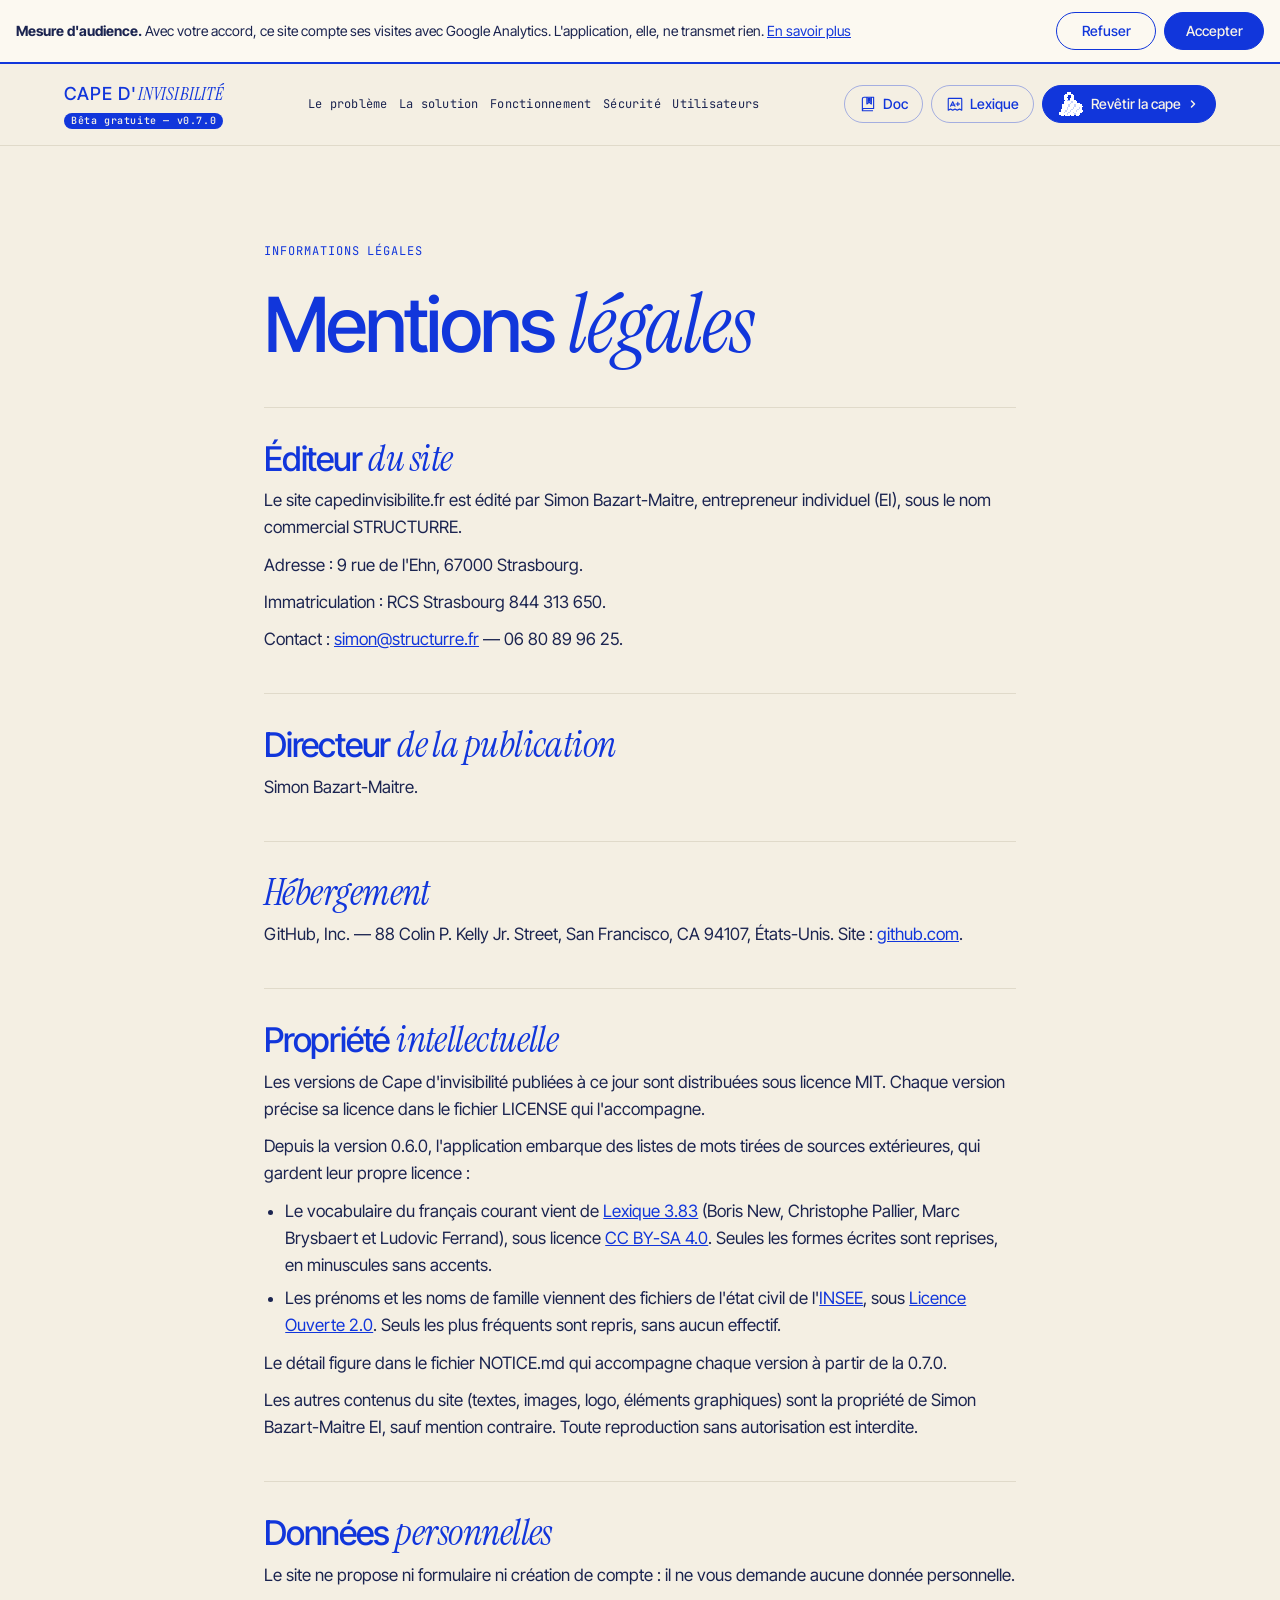
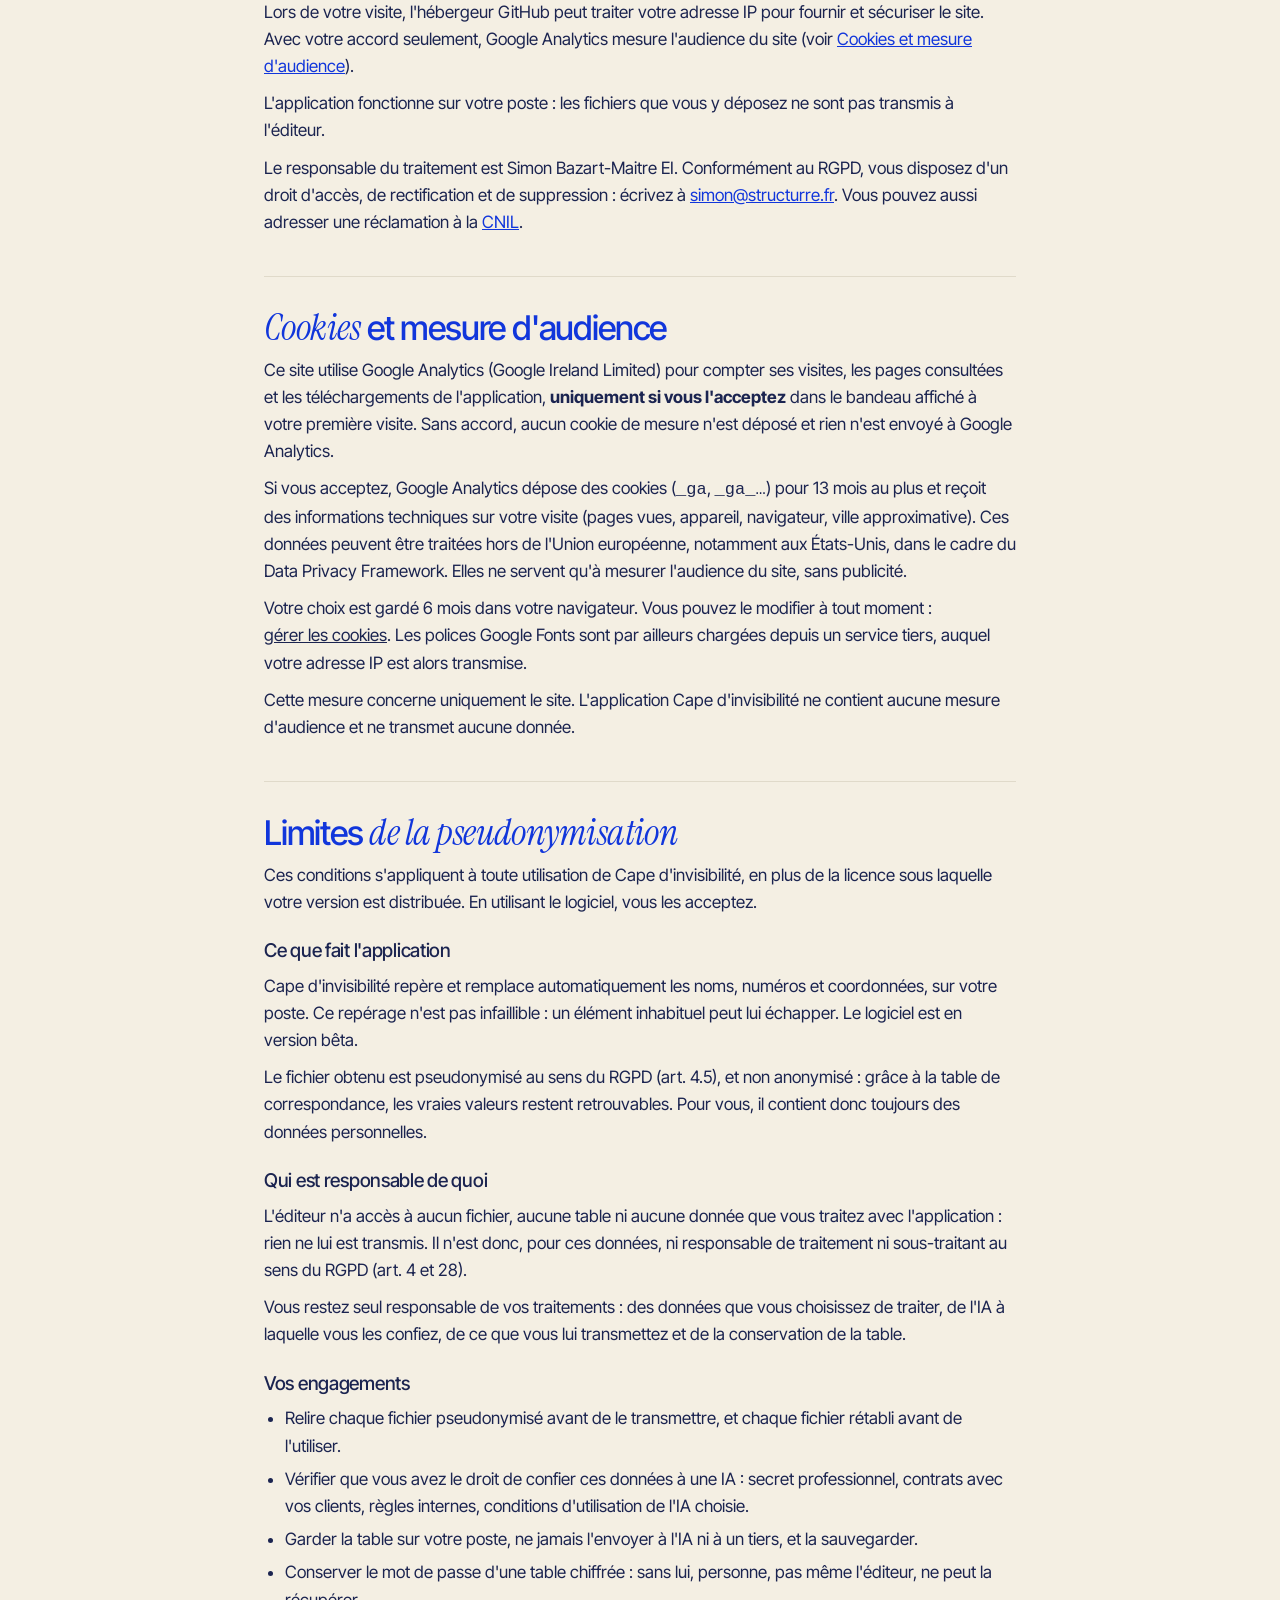
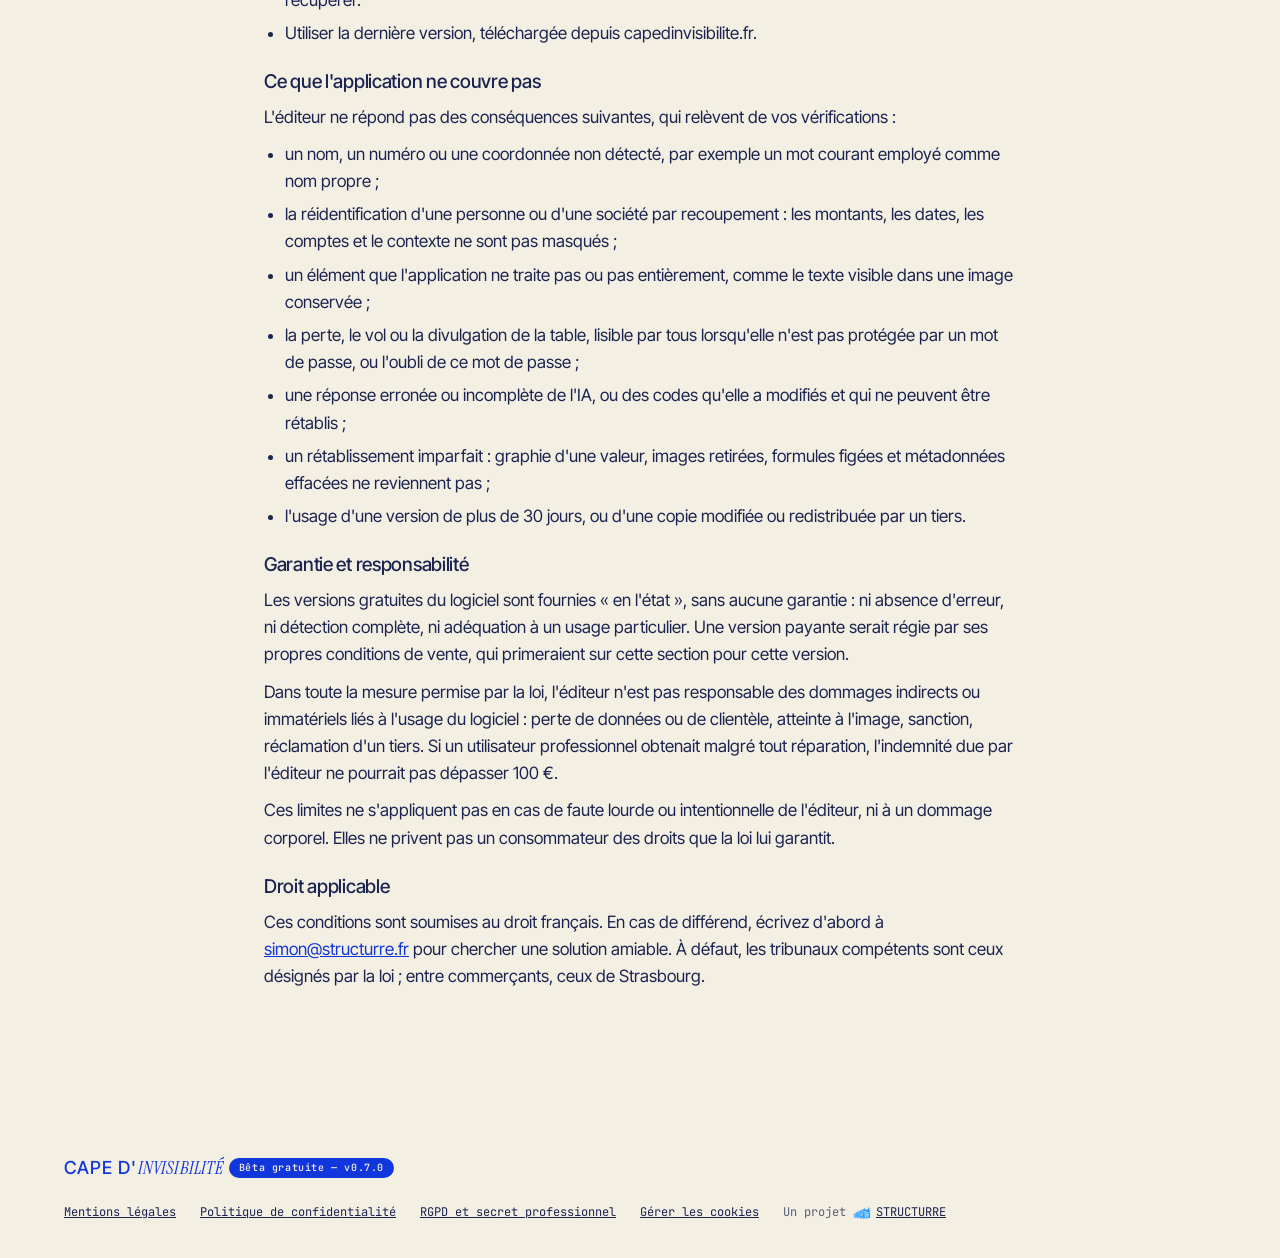
<file: mentions-legales.html>
<!doctype html>
<html lang="fr">
<head>
<meta charset="utf-8">
<meta name="viewport" content="width=device-width, initial-scale=1">
<title>Mentions légales — Cape d'invisibilité</title>
<meta name="description" content="Mentions légales et données personnelles du site Cape d'invisibilité.">
<meta name="robots" content="noindex, follow">
<meta property="og:type" content="website">
<meta property="og:site_name" content="Cape d'invisibilité">
<meta property="og:locale" content="fr_FR">
<meta property="og:title" content="Mentions légales — Cape d'invisibilité">
<meta property="og:description" content="Mentions légales et données personnelles du site Cape d'invisibilité.">
<meta property="og:url" content="https://www.capedinvisibilite.fr/mentions-legales.html">
<meta property="og:image" content="https://www.capedinvisibilite.fr/assets/og-image.jpg">
<meta property="og:image:type" content="image/jpeg">
<meta property="og:image:width" content="1200">
<meta property="og:image:height" content="630">
<meta property="og:image:alt" content="Protégez vos données. Gardez l'IA. Cape d'invisibilité, sur une mer agitée devant un château en ruine.">
<meta name="twitter:card" content="summary_large_image">
<meta name="twitter:title" content="Mentions légales — Cape d'invisibilité">
<meta name="twitter:description" content="Mentions légales et données personnelles du site Cape d'invisibilité.">
<meta name="twitter:image" content="https://www.capedinvisibilite.fr/assets/og-image.jpg">
<meta name="twitter:image:alt" content="Protégez vos données. Gardez l'IA. Cape d'invisibilité, sur une mer agitée devant un château en ruine.">
<link rel="icon" href="favicon.ico" sizes="any">
<link rel="icon" type="image/png" sizes="32x32" href="assets/favicon-32.png">
<link rel="apple-touch-icon" href="assets/apple-touch-icon.png">
<link rel="preconnect" href="https://fonts.googleapis.com">
<link rel="preconnect" href="https://fonts.gstatic.com" crossorigin>
<link rel="stylesheet" href="https://fonts.googleapis.com/css2?family=Inter+Tight:wght@400;500;600&amp;family=Instrument+Serif:ital@1&amp;family=JetBrains+Mono:wght@400;500&amp;display=swap">
<style>
:root {
  --cream: #F4EFE3;
  --paper: #FCF9F1;
  --blue: #1136DB;
  --ink: #1B2450;
  --muted: #565D78;
  --line: #E0DACA;
  --chip: #EBE6D9;
  --on-blue: #F8F3E6;
  --on-blue-muted: #DCE1FA;
  --line-blue: rgba(248, 243, 230, .24);
  --sans: 'Inter Tight', system-ui, sans-serif;
  --serif: 'Instrument Serif', Georgia, serif;
  --mono: 'JetBrains Mono', ui-monospace, Menlo, Consolas, monospace;
  --section: clamp(72px, 10vw, 128px);
}

* { box-sizing: border-box; }
html { scroll-behavior: smooth; scroll-padding-top: 88px; }
@media (prefers-reduced-motion: reduce) { html { scroll-behavior: auto; } }

body {
  margin: 0;
  background: var(--cream);
  color: var(--ink);
  font-family: var(--sans);
  font-size: 17px;
  line-height: 1.6;
  -webkit-font-smoothing: antialiased;
}

a { color: var(--blue); }
a:focus-visible, button:focus-visible, input:focus-visible, textarea:focus-visible, summary:focus-visible {
  outline: 2px solid currentColor;
  outline-offset: 3px;
}

h1, h2, h3, p, ol, ul, figure { margin: 0; }
ol, ul { list-style: none; padding: 0; }

h1, h2 {
  color: var(--blue);
  font-weight: 500;
  letter-spacing: -.035em;
  line-height: 1.02;
}
h1 { font-size: clamp(46px, 6vw, 76px); }
h2 { font-size: clamp(38px, 4.6vw, 60px); }
h1 em, h2 em {
  font-family: var(--serif);
  font-size: 1.08em;
  font-style: italic;
  font-weight: 400;
  letter-spacing: -.015em;
}
h3 { font-size: 23px; font-weight: 500; letter-spacing: -.015em; line-height: 1.2; }

.wrap { max-width: 1200px; margin: 0 auto; padding: 0 24px; }
.section { padding-block: var(--section); }
.split {
  display: grid;
  grid-template-columns: repeat(auto-fit, minmax(min(100%, 420px), 1fr));
  gap: clamp(40px, 6vw, 88px);
}

.eyebrow, .label, .mono {
  font-family: var(--mono);
  font-size: 12px;
  font-weight: 400;
  letter-spacing: .08em;
  text-transform: uppercase;
}
.eyebrow { color: var(--blue); }
.section-title { display: flex; flex-direction: column; gap: 22px; }
.lead { color: var(--ink); }
.small { font-size: 15px; color: var(--muted); }

.btn {
  display: inline-flex;
  align-items: center;
  min-height: 46px;
  padding: 0 22px;
  border: 1px solid var(--blue);
  border-radius: 9999px;
  background: var(--blue);
  color: var(--on-blue);
  font: 500 15px/1 var(--sans);
  text-decoration: none;
  cursor: pointer;
}
.btn:hover { background: #0D2BB5; border-color: #0D2BB5; }
.btn-icon { flex: none; margin-right: 8px; image-rendering: pixelated; }
.chevron { flex: none; margin-left: 6px; }
.btn.ghost { background: transparent; color: var(--blue); border-color: rgba(17, 54, 219, .35); }
.btn.ghost:hover { background: rgba(17, 54, 219, .08); border-color: var(--blue); }

.header-cta { min-height: 38px; padding: 0 16px; font-size: 14px; }

/* En-tête */
.site-header {
  position: sticky;
  top: 0;
  z-index: 100;
  border-bottom: 1px solid var(--line);
  background: var(--cream);
}
.site-header .wrap {
  display: flex;
  flex-wrap: nowrap;
  align-items: center;
  justify-content: space-between;
  gap: 14px 10px;
  padding-block: 16px;
}
.logo {
  color: var(--blue);
  font-size: 18px;
  font-weight: 500;
  letter-spacing: .06em;
  text-decoration: none;
}
.logo span { font-family: var(--serif); font-style: italic; font-weight: 400; letter-spacing: .01em; }
.beta {
  display: inline-block;
  margin-left: 6px;
  padding: 5px 10px 5px;
  border-radius: 9999px;
  background: var(--blue);
  color: var(--on-blue);
  font: 500 10px/1 var(--mono);
  letter-spacing: .06em;
  vertical-align: 3px;
}
/* Bureau : logo, menu et bouton sur une ligne ; si la place manque, le menu défile */
.site-header .logo, .header-cta { flex: none; white-space: nowrap; }
.site-nav { display: flex; flex: 0 1 auto; flex-wrap: nowrap; gap: 6px clamp(10px, .9vw, 16px); min-width: 0; overflow-x: auto; scrollbar-width: none; }
.site-nav::-webkit-scrollbar { display: none; }
.site-nav a { flex: none; white-space: nowrap; }
.site-nav a {
  padding: 6px 0;
  color: var(--ink);
  font-family: var(--mono);
  font-size: 12px;
  letter-spacing: .02em;
  text-decoration: none;
}
.site-nav a:hover { color: var(--blue); }
/* Petit mobile : logo et trois boutons sur une seule ligne */
@media (max-width: 420px) {
  .site-header .header-actions { gap: 4px; }
  .header-actions .header-doc { padding: 0 8px; }
  .header-actions .header-cta { padding: 0 12px; }
  .header-actions .header-cta .btn-icon, .header-actions .header-cta .chevron { display: none; }
}
/* Badge « Bêta gratuite » sous le logo, pour laisser la place au menu */
.site-header .beta { display: table; margin: 4px 0 0; padding: 3px 7px; }
/* Bouton Documentation, à côté de « Revêtir la cape » */
.header-actions { display: flex; flex: none; align-items: center; gap: 8px; }
.header-doc { min-height: 38px; padding: 0 14px; font-size: 14px; white-space: nowrap; }
/* Écran moyen : icône seule, pour que le menu tienne sur la ligne */
@media (max-width: 1240px) {
  .header-doc { padding: 0 10px; }
  .header-doc .btn-icon { margin-right: 0; }
  .header-doc .header-doc-texte { position: absolute; width: 1px; height: 1px; overflow: hidden; clip-path: inset(50%); white-space: nowrap; }
}
.header-doc .btn-icon { margin-right: 6px; image-rendering: auto; }
.header-doc[aria-current="page"] { background: rgba(17, 54, 219, .1); border-color: var(--blue); }

@media (max-width: 760px) {
  html { scroll-padding-top: 104px; }
  .site-header .wrap { flex-wrap: wrap; padding-block: 10px; gap: 4px; }
  .logo { font-size: 15px; }
  .beta { margin-left: 3px; padding: 2px 4px; font-size: 9px; vertical-align: 2px; }
  .site-header .beta { display: table; margin: 3px 0 0; letter-spacing: 0; }
  .site-nav { order: 3; flex-wrap: nowrap; width: 100%; overflow-x: auto; scrollbar-width: none; }
  .header-cta { min-height: 36px; padding: 0 10px; font-size: 13px; }
  .header-cta .btn-icon { width: 16px; height: 16px; margin-right: 4px; }
  .header-doc { min-height: 36px; padding: 0 10px; }
  .header-doc .btn-icon { margin-right: 0; width: 16px; height: 16px; }
  .header-doc .header-doc-texte { position: absolute; width: 1px; height: 1px; overflow: hidden; clip-path: inset(50%); white-space: nowrap; }
  .site-nav::-webkit-scrollbar { display: none; }
  .site-nav a { flex: none; }
}

/* Pied de page */
.site-footer .wrap { display: flex; flex-wrap: wrap; justify-content: space-between; align-items: center; gap: 20px 24px; padding-block: 36px; }
.legal { display: flex; flex-wrap: wrap; gap: 8px 24px; font-family: var(--mono); font-size: 12px; color: var(--muted); }
.legal a { color: var(--ink); }
.legal .projet { display: inline-flex; align-items: center; gap: 6px; }
.legal .projet a { display: inline-flex; align-items: center; gap: 4px; }

/* Mentions légales */
.legal-page { display: flex; flex-direction: column; gap: 40px; max-width: 800px; margin: 0 auto; padding: clamp(56px, 8vw, 96px) 24px var(--section); }
.legal-page section { display: flex; flex-direction: column; gap: 10px; padding-top: 32px; border-top: 1px solid var(--line); scroll-margin-top: 88px; }
.legal-page h2 { font-size: clamp(26px, 3vw, 34px); }
.legal-page h3 { margin-top: 14px; font-size: 19px; }
.legal-page section ul { display: flex; flex-direction: column; gap: 6px; padding-left: 1.25em; list-style: disc; }
</style>
<link rel="stylesheet" href="assets/consentement.css">
<script src="assets/consentement.js" defer></script>
</head>
<body>

<header class="site-header">
<div class="wrap">
<a class="logo" href="index.html#accueil">CAPE D'<span>INVISIBILITÉ</span><sup class="beta">Bêta gratuite — v0.7.0</sup></a>
<nav class="site-nav" aria-label="Navigation principale">
<a href="index.html#probleme">Le problème</a>
<a href="index.html#solution">La solution</a>
<a href="index.html#fonctionnement">Fonctionnement</a>
<a href="index.html#securite">Sécurité</a>
<a href="index.html#utilisateurs">Utilisateurs</a>
</nav>
<div class="header-actions">
<a class="btn ghost header-doc" href="documentation.html" title="Documentation"><svg class="btn-icon" width="18" height="18" viewBox="0 0 32 32" fill="currentColor" aria-hidden="true"><path d="M26 3H9C7.93913 3 6.92172 3.42143 6.17157 4.17157C5.42143 4.92172 5 5.93913 5 7V28C5 28.2652 5.10536 28.5196 5.29289 28.7071C5.48043 28.8946 5.73478 29 6 29H24C24.2652 29 24.5196 28.8946 24.7071 28.7071C24.8946 28.5196 25 28.2652 25 28C25 27.7348 24.8946 27.4804 24.7071 27.2929C24.5196 27.1054 24.2652 27 24 27H7C7 26.4696 7.21071 25.9609 7.58579 25.5858C7.96086 25.2107 8.46957 25 9 25H26C26.2652 25 26.5196 24.8946 26.7071 24.7071C26.8946 24.5196 27 24.2652 27 24V4C27 3.73478 26.8946 3.48043 26.7071 3.29289C26.5196 3.10536 26.2652 3 26 3ZM15 5H21V14L18.5987 12.2C18.4257 12.0702 18.2151 12 17.9988 12C17.7824 12 17.5718 12.0702 17.3988 12.2L15 14V5ZM25 23H9C8.29768 22.999 7.60763 23.1841 7 23.5362V7C7 6.46957 7.21071 5.96086 7.58579 5.58579C7.96086 5.21071 8.46957 5 9 5H13V16C13 16.1857 13.0517 16.3678 13.1493 16.5257C13.247 16.6837 13.3867 16.8114 13.5528 16.8944C13.7189 16.9775 13.9048 17.0126 14.0898 16.996C14.2748 16.9793 14.4514 16.9114 14.6 16.8L18 14.25L21.4013 16.8C21.574 16.9296 21.7841 16.9997 22 17C22.2652 17 22.5196 16.8946 22.7071 16.7071C22.8946 16.5196 23 16.2652 23 16V5H25V23Z"></path><path d="M15 5H21V14L18 11.75L15 14Z"></path></svg><span class="header-doc-texte">Doc</span></a>
<a class="btn ghost header-doc" href="lexique.html" title="Lexique"><svg class="btn-icon" width="18" height="18" viewBox="0 0 32 32" fill="currentColor" aria-hidden="true"><path d="M27 5H5C4.46957 5 3.96086 5.21071 3.58579 5.58579C3.21071 5.96086 3 6.46957 3 7V27C2.99988 27.1705 3.04337 27.3383 3.12636 27.4873C3.20934 27.6363 3.32904 27.7616 3.4741 27.8513C3.61916 27.941 3.78474 27.9921 3.95511 27.9997C4.12549 28.0074 4.29499 27.9713 4.4475 27.895L8 26.1175L11.5525 27.895C11.6914 27.9645 11.8446 28.0007 12 28.0007C12.1554 28.0007 12.3086 27.9645 12.4475 27.895L16 26.1175L19.5525 27.895C19.6914 27.9645 19.8446 28.0007 20 28.0007C20.1554 28.0007 20.3086 27.9645 20.4475 27.895L24 26.1175L27.5525 27.895C27.705 27.9713 27.8745 28.0074 28.0449 27.9997C28.2153 27.9921 28.3808 27.941 28.5259 27.8513C28.671 27.7616 28.7907 27.6363 28.8736 27.4873C28.9566 27.3383 29.0001 27.1705 29 27V7C29 6.46957 28.7893 5.96086 28.4142 5.58579C28.0391 5.21071 27.5304 5 27 5ZM27 25.3825L24.4475 24.105C24.3086 24.0355 24.1554 23.9993 24 23.9993C23.8446 23.9993 23.6914 24.0355 23.5525 24.105L20 25.8825L16.4475 24.105C16.3086 24.0355 16.1554 23.9993 16 23.9993C15.8446 23.9993 15.6914 24.0355 15.5525 24.105L12 25.8825L8.4475 24.105C8.30857 24.0355 8.15535 23.9993 8 23.9993C7.84465 23.9993 7.69143 24.0355 7.5525 24.105L5 25.3825V7H27V25.3825ZM7.5525 20.895C7.67002 20.9539 7.79798 20.989 7.92908 20.9983C8.06017 21.0077 8.19183 20.9911 8.31651 20.9495C8.4412 20.908 8.55647 20.8422 8.65573 20.7561C8.75499 20.67 8.8363 20.5651 8.895 20.4475L9.6175 19H14.3825L15.105 20.4475C15.1638 20.565 15.2451 20.6698 15.3444 20.7559C15.4436 20.842 15.5589 20.9077 15.6836 20.9493C15.8082 20.9908 15.9399 21.0074 16.0709 20.9981C16.202 20.9888 16.33 20.9538 16.4475 20.895C16.565 20.8362 16.6698 20.7549 16.7559 20.6556C16.842 20.5563 16.9077 20.4411 16.9493 20.3164C16.9908 20.1918 17.0074 20.0601 16.9981 19.9291C16.9888 19.798 16.9538 19.67 16.895 19.5525L12.895 11.5525C12.8121 11.3861 12.6844 11.2461 12.5263 11.1483C12.3682 11.0504 12.1859 10.9986 12 10.9986C11.8141 10.9986 11.6318 11.0504 11.4737 11.1483C11.3156 11.2461 11.1879 11.3861 11.105 11.5525L7.105 19.5525C7.04615 19.67 7.01104 19.798 7.00168 19.9291C6.99232 20.0602 7.0089 20.1918 7.05046 20.3165C7.09202 20.4412 7.15775 20.5565 7.2439 20.6557C7.33004 20.755 7.43491 20.8363 7.5525 20.895ZM12 14.2362L13.3825 17H10.6175L12 14.2362ZM17 16C17 15.7348 17.1054 15.4804 17.2929 15.2929C17.4804 15.1054 17.7348 15 18 15H20V13C20 12.7348 20.1054 12.4804 20.2929 12.2929C20.4804 12.1054 20.7348 12 21 12C21.2652 12 21.5196 12.1054 21.7071 12.2929C21.8946 12.4804 22 12.7348 22 13V15H24C24.2652 15 24.5196 15.1054 24.7071 15.2929C24.8946 15.4804 25 15.7348 25 16C25 16.2652 24.8946 16.5196 24.7071 16.7071C24.5196 16.8946 24.2652 17 24 17H22V19C22 19.2652 21.8946 19.5196 21.7071 19.7071C21.5196 19.8946 21.2652 20 21 20C20.7348 20 20.4804 19.8946 20.2929 19.7071C20.1054 19.5196 20 19.2652 20 19V17H18C17.7348 17 17.4804 16.8946 17.2929 16.7071C17.1054 16.5196 17 16.2652 17 16Z"></path></svg><span class="header-doc-texte">Lexique</span></a>
<a class="btn header-cta" href="installation.html"><img class="btn-icon" src="assets/cape.png" alt="" width="24" height="24">Revêtir la cape<svg class="chevron" width="12" height="12" viewBox="0 0 24 24" fill="none" stroke="currentColor" stroke-width="3" stroke-linecap="round" stroke-linejoin="round" aria-hidden="true"><path d="M9 6l6 6-6 6"></path></svg></a>
</div>
</div>
</header>

<main class="legal-page">
<div>
<p class="eyebrow">Informations légales</p>
<h1 style="margin-top: 22px">Mentions <em>légales</em></h1>
</div>

<section>
<h2>Éditeur <em>du site</em></h2>
<p>Le site capedinvisibilite.fr est édité par Simon Bazart-Maitre, entrepreneur individuel (EI), sous le nom commercial STRUCTURRE.</p>
<p>Adresse : 9 rue de l'Ehn, 67000 Strasbourg.</p>
<p>Immatriculation : RCS Strasbourg 844 313 650.</p>
<p>Contact : <a href="mailto:simon@structurre.fr">simon@structurre.fr</a> — 06 80 89 96 25.</p>
</section>

<section>
<h2>Directeur <em>de la publication</em></h2>
<p>Simon Bazart-Maitre.</p>
</section>

<section>
<h2><em>Hébergement</em></h2>
<p>GitHub, Inc. — 88 Colin P. Kelly Jr. Street, San Francisco, CA 94107, États-Unis. Site : <a href="https://github.com">github.com</a>.</p>
</section>

<section>
<h2>Propriété <em>intellectuelle</em></h2>
<p>Les versions de Cape d'invisibilité publiées à ce jour sont distribuées sous licence MIT. Chaque version précise sa licence dans le fichier LICENSE qui l'accompagne.</p>
<p>Depuis la version 0.6.0, l'application embarque des listes de mots tirées de sources extérieures, qui gardent leur propre licence :</p>
<ul>
<li>Le vocabulaire du français courant vient de <a href="http://www.lexique.org" rel="noopener">Lexique 3.83</a> (Boris New, Christophe Pallier, Marc Brysbaert et Ludovic Ferrand), sous licence <a href="https://creativecommons.org/licenses/by-sa/4.0/deed.fr" rel="noopener">CC BY-SA 4.0</a>. Seules les formes écrites sont reprises, en minuscules sans accents.</li>
<li>Les prénoms et les noms de famille viennent des fichiers de l'état civil de l'<a href="https://www.insee.fr" rel="noopener">INSEE</a>, sous <a href="https://www.etalab.gouv.fr/licence-ouverte-open-licence" rel="noopener">Licence Ouverte 2.0</a>. Seuls les plus fréquents sont repris, sans aucun effectif.</li>
</ul>
<p>Le détail figure dans le fichier NOTICE.md qui accompagne chaque version à partir de la 0.7.0.</p>
<p>Les autres contenus du site (textes, images, logo, éléments graphiques) sont la propriété de Simon Bazart-Maitre EI, sauf mention contraire. Toute reproduction sans autorisation est interdite.</p>
</section>

<section id="donnees">
<h2>Données <em>personnelles</em></h2>
<p>Le site ne propose ni formulaire ni création de compte : il ne vous demande aucune donnée personnelle.</p>
<p>Lors de votre visite, l'hébergeur GitHub peut traiter votre adresse IP pour fournir et sécuriser le site. Avec votre accord seulement, Google Analytics mesure l'audience du site (voir <a href="#cookies">Cookies et mesure d'audience</a>).</p>
<p>L'application fonctionne sur votre poste : les fichiers que vous y déposez ne sont pas transmis à l'éditeur.</p>
<p>Le responsable du traitement est Simon Bazart-Maitre EI. Conformément au RGPD, vous disposez d'un droit d'accès, de rectification et de suppression : écrivez à <a href="mailto:simon@structurre.fr">simon@structurre.fr</a>. Vous pouvez aussi adresser une réclamation à la <a href="https://www.cnil.fr">CNIL</a>.</p>
</section>

<section id="cookies">
<h2><em>Cookies</em> et mesure d'audience</h2>
<p>Ce site utilise Google Analytics (Google Ireland Limited) pour compter ses visites, les pages consultées et les téléchargements de l'application, <strong>uniquement si vous l'acceptez</strong> dans le bandeau affiché à votre première visite. Sans accord, aucun cookie de mesure n'est déposé et rien n'est envoyé à Google Analytics.</p>
<p>Si vous acceptez, Google Analytics dépose des cookies (<code>_ga</code>, <code>_ga_…</code>) pour 13 mois au plus et reçoit des informations techniques sur votre visite (pages vues, appareil, navigateur, ville approximative). Ces données peuvent être traitées hors de l'Union européenne, notamment aux États-Unis, dans le cadre du Data Privacy Framework. Elles ne servent qu'à mesurer l'audience du site, sans publicité.</p>
<p>Votre choix est gardé 6 mois dans votre navigateur. Vous pouvez le modifier à tout moment : <button type="button" class="lien-cookies" data-gerer-cookies>gérer les cookies</button>. Les polices Google Fonts sont par ailleurs chargées depuis un service tiers, auquel votre adresse IP est alors transmise.</p>
<p>Cette mesure concerne uniquement le site. L'application Cape d'invisibilité ne contient aucune mesure d'audience et ne transmet aucune donnée.</p>
</section>
<section id="limites">
<h2>Limites <em>de la pseudonymisation</em></h2>
<p>Ces conditions s'appliquent à toute utilisation de Cape d'invisibilité, en plus de la licence sous laquelle votre version est distribuée. En utilisant le logiciel, vous les acceptez.</p>

<h3>Ce que fait l'application</h3>
<p>Cape d'invisibilité repère et remplace automatiquement les noms, numéros et coordonnées, sur votre poste. Ce repérage n'est pas infaillible : un élément inhabituel peut lui échapper. Le logiciel est en version bêta.</p>
<p>Le fichier obtenu est pseudonymisé au sens du RGPD (art. 4.5), et non anonymisé : grâce à la table de correspondance, les vraies valeurs restent retrouvables. Pour vous, il contient donc toujours des données personnelles.</p>

<h3>Qui est responsable de quoi</h3>
<p>L'éditeur n'a accès à aucun fichier, aucune table ni aucune donnée que vous traitez avec l'application : rien ne lui est transmis. Il n'est donc, pour ces données, ni responsable de traitement ni sous-traitant au sens du RGPD (art. 4 et 28).</p>
<p>Vous restez seul responsable de vos traitements : des données que vous choisissez de traiter, de l'IA à laquelle vous les confiez, de ce que vous lui transmettez et de la conservation de la table.</p>

<h3>Vos engagements</h3>
<ul>
<li>Relire chaque fichier pseudonymisé avant de le transmettre, et chaque fichier rétabli avant de l'utiliser.</li>
<li>Vérifier que vous avez le droit de confier ces données à une IA : secret professionnel, contrats avec vos clients, règles internes, conditions d'utilisation de l'IA choisie.</li>
<li>Garder la table sur votre poste, ne jamais l'envoyer à l'IA ni à un tiers, et la sauvegarder.</li>
<li>Conserver le mot de passe d'une table chiffrée : sans lui, personne, pas même l'éditeur, ne peut la récupérer.</li>
<li>Utiliser la dernière version, téléchargée depuis capedinvisibilite.fr.</li>
</ul>

<h3>Ce que l'application ne couvre pas</h3>
<p>L'éditeur ne répond pas des conséquences suivantes, qui relèvent de vos vérifications :</p>
<ul>
<li>un nom, un numéro ou une coordonnée non détecté, par exemple un mot courant employé comme nom propre ;</li>
<li>la réidentification d'une personne ou d'une société par recoupement : les montants, les dates, les comptes et le contexte ne sont pas masqués ;</li>
<li>un élément que l'application ne traite pas ou pas entièrement, comme le texte visible dans une image conservée ;</li>
<li>la perte, le vol ou la divulgation de la table, lisible par tous lorsqu'elle n'est pas protégée par un mot de passe, ou l'oubli de ce mot de passe ;</li>
<li>une réponse erronée ou incomplète de l'IA, ou des codes qu'elle a modifiés et qui ne peuvent être rétablis ;</li>
<li>un rétablissement imparfait : graphie d'une valeur, images retirées, formules figées et métadonnées effacées ne reviennent pas ;</li>
<li>l'usage d'une version de plus de 30 jours, ou d'une copie modifiée ou redistribuée par un tiers.</li>
</ul>

<h3>Garantie et responsabilité</h3>
<p>Les versions gratuites du logiciel sont fournies « en l'état », sans aucune garantie : ni absence d'erreur, ni détection complète, ni adéquation à un usage particulier. Une version payante serait régie par ses propres conditions de vente, qui primeraient sur cette section pour cette version.</p>
<p>Dans toute la mesure permise par la loi, l'éditeur n'est pas responsable des dommages indirects ou immatériels liés à l'usage du logiciel : perte de données ou de clientèle, atteinte à l'image, sanction, réclamation d'un tiers. Si un utilisateur professionnel obtenait malgré tout réparation, l'indemnité due par l'éditeur ne pourrait pas dépasser 100 €.</p>
<p>Ces limites ne s'appliquent pas en cas de faute lourde ou intentionnelle de l'éditeur, ni à un dommage corporel. Elles ne privent pas un consommateur des droits que la loi lui garantit.</p>

<h3>Droit applicable</h3>
<p>Ces conditions sont soumises au droit français. En cas de différend, écrivez d'abord à <a href="mailto:simon@structurre.fr">simon@structurre.fr</a> pour chercher une solution amiable. À défaut, les tribunaux compétents sont ceux désignés par la loi ; entre commerçants, ceux de Strasbourg.</p>
</section>

</main>

<footer class="site-footer">
<div class="wrap">
<span class="logo">CAPE D'<span>INVISIBILITÉ</span><sup class="beta">Bêta gratuite — v0.7.0</sup></span>
<nav class="legal" aria-label="Liens légaux">
<a href="mentions-legales.html">Mentions légales</a>
<a href="mentions-legales.html#donnees">Politique de confidentialité</a>
<a href="rgpd-secret-professionnel.html">RGPD et secret professionnel</a>
<button type="button" class="lien-cookies" data-gerer-cookies>Gérer les cookies</button>
<span class="projet">Un projet <a href="https://structurre.fr" target="_blank" rel="noopener"><img src="assets/structurre.svg" alt="" width="20" height="20">STRUCTURRE</a></span>
</nav>
</div>
</footer>

</body>
</html>
</file>
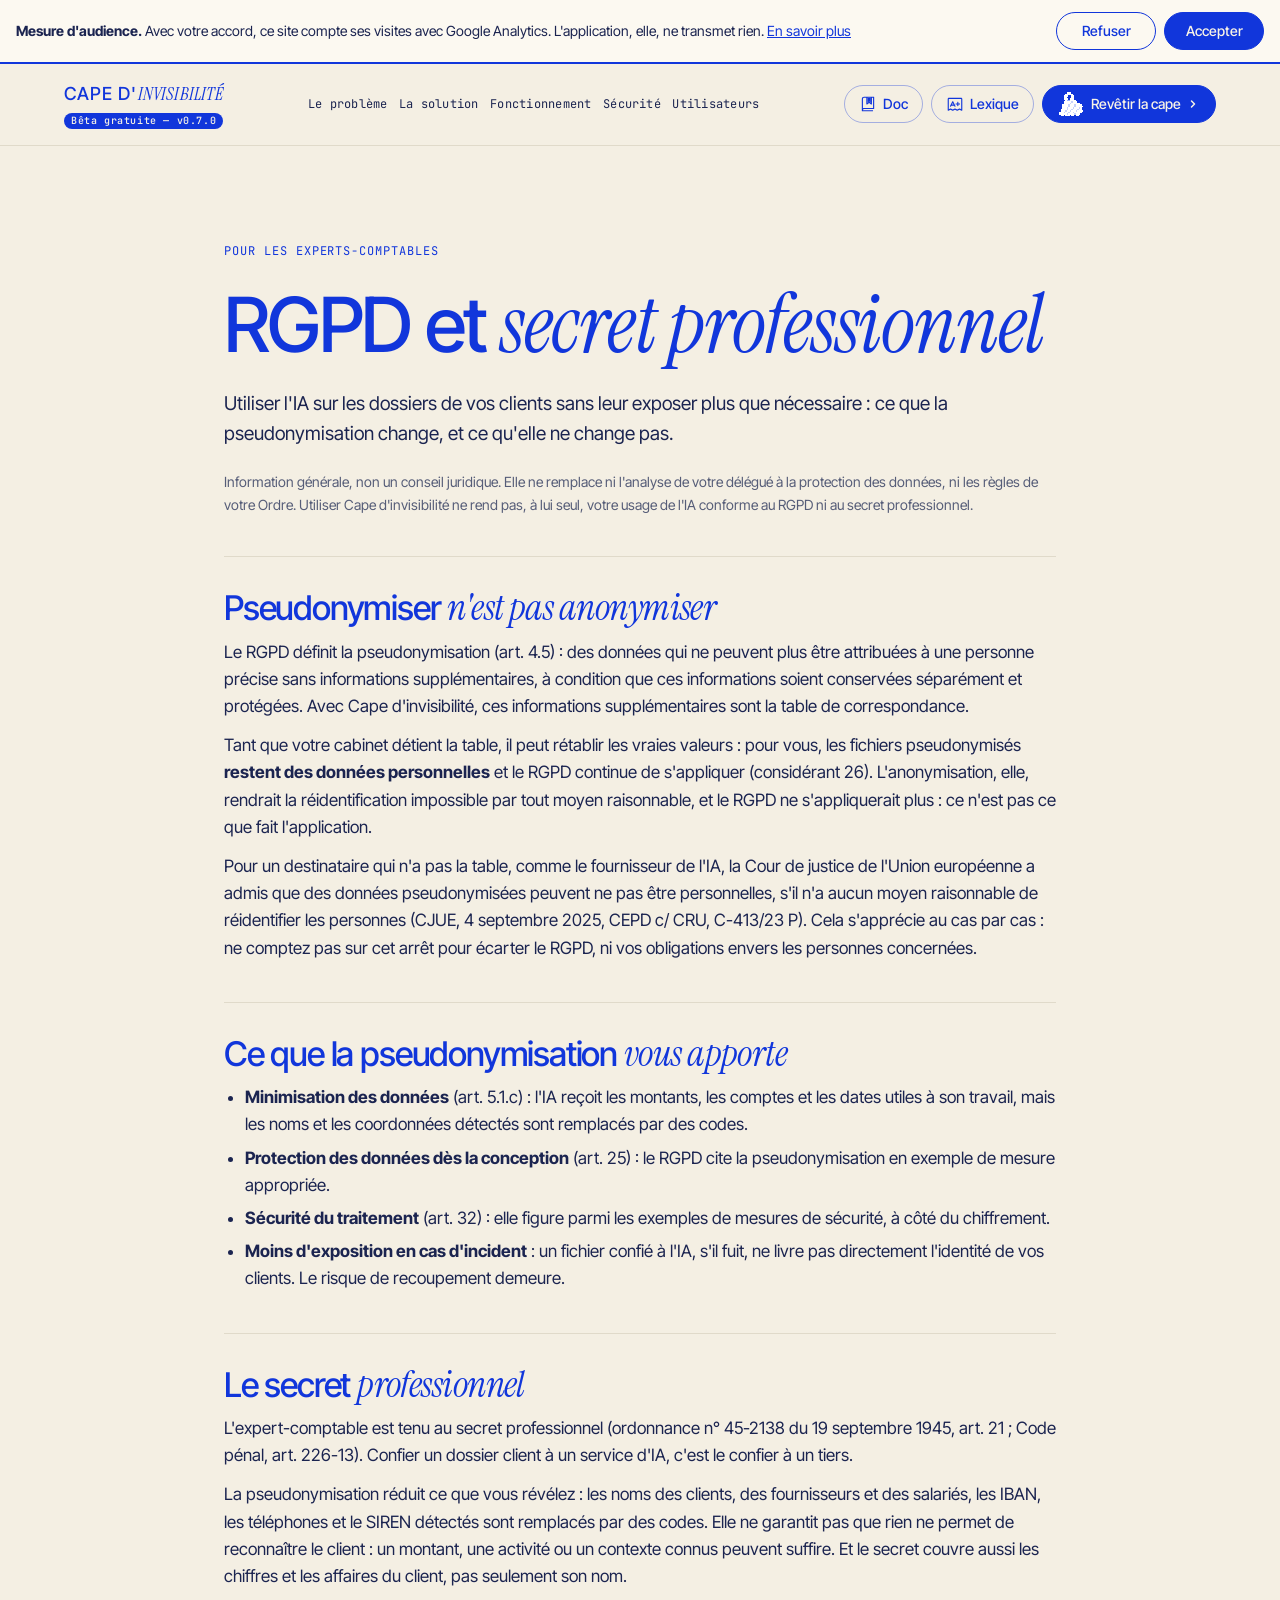
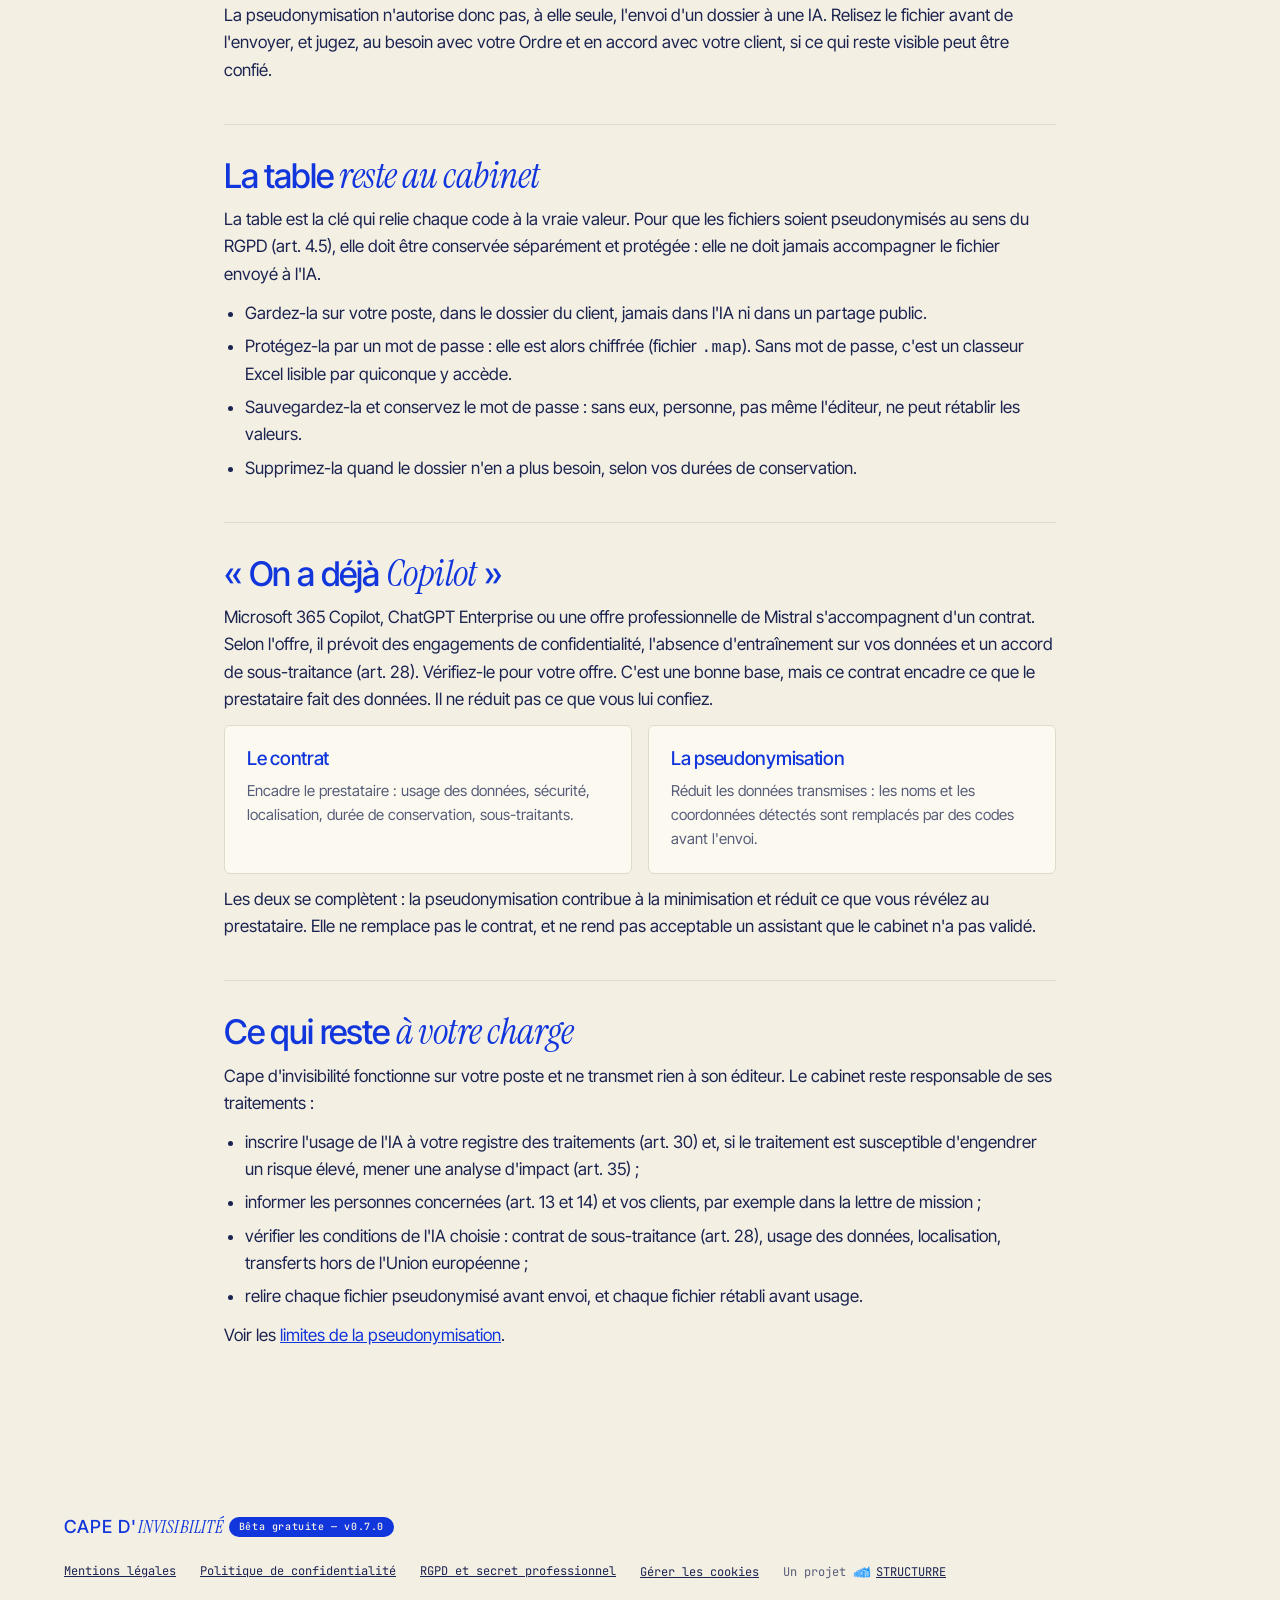
<file: rgpd-secret-professionnel.html>
<!doctype html>
<html lang="fr">
<head>
<meta charset="utf-8">
<meta name="viewport" content="width=device-width, initial-scale=1">
<title>RGPD et secret professionnel — Cape d'invisibilité</title>
<meta name="description" content="Pseudonymisation (RGPD, art. 4.5), secret professionnel de l'expert-comptable et table de correspondance : ce que Cape d'invisibilité change, et ce qu'elle ne change pas.">
<link rel="canonical" href="https://www.capedinvisibilite.fr/rgpd-secret-professionnel.html">
<meta property="og:type" content="website">
<meta property="og:site_name" content="Cape d'invisibilité">
<meta property="og:locale" content="fr_FR">
<meta property="og:title" content="RGPD et secret professionnel — Cape d'invisibilité">
<meta property="og:description" content="Pseudonymisation (RGPD, art. 4.5), secret professionnel de l'expert-comptable et table de correspondance : ce que Cape d'invisibilité change, et ce qu'elle ne change pas.">
<meta property="og:url" content="https://www.capedinvisibilite.fr/rgpd-secret-professionnel.html">
<meta property="og:image" content="https://www.capedinvisibilite.fr/assets/og-image.jpg">
<meta property="og:image:type" content="image/jpeg">
<meta property="og:image:width" content="1200">
<meta property="og:image:height" content="630">
<meta property="og:image:alt" content="Protégez vos données. Gardez l'IA. Cape d'invisibilité, sur une mer agitée devant un château en ruine.">
<meta name="twitter:card" content="summary_large_image">
<meta name="twitter:title" content="RGPD et secret professionnel — Cape d'invisibilité">
<meta name="twitter:description" content="Pseudonymisation (RGPD, art. 4.5), secret professionnel de l'expert-comptable et table de correspondance : ce que Cape d'invisibilité change, et ce qu'elle ne change pas.">
<meta name="twitter:image" content="https://www.capedinvisibilite.fr/assets/og-image.jpg">
<meta name="twitter:image:alt" content="Protégez vos données. Gardez l'IA. Cape d'invisibilité, sur une mer agitée devant un château en ruine.">
<link rel="icon" href="favicon.ico" sizes="any">
<link rel="icon" type="image/png" sizes="32x32" href="assets/favicon-32.png">
<link rel="apple-touch-icon" href="assets/apple-touch-icon.png">
<link rel="preconnect" href="https://fonts.googleapis.com">
<link rel="preconnect" href="https://fonts.gstatic.com" crossorigin>
<link rel="stylesheet" href="https://fonts.googleapis.com/css2?family=Inter+Tight:wght@400;500;600&amp;family=Instrument+Serif:ital@1&amp;family=JetBrains+Mono:wght@400;500&amp;display=swap">
<style>
:root {
  --cream: #F4EFE3;
  --paper: #FCF9F1;
  --blue: #1136DB;
  --ink: #1B2450;
  --muted: #565D78;
  --line: #E0DACA;
  --chip: #EBE6D9;
  --on-blue: #F8F3E6;
  --on-blue-muted: #DCE1FA;
  --line-blue: rgba(248, 243, 230, .24);
  --sans: 'Inter Tight', system-ui, sans-serif;
  --serif: 'Instrument Serif', Georgia, serif;
  --mono: 'JetBrains Mono', ui-monospace, Menlo, Consolas, monospace;
  --section: clamp(72px, 10vw, 128px);
}

* { box-sizing: border-box; }
html { scroll-behavior: smooth; scroll-padding-top: 88px; }
@media (prefers-reduced-motion: reduce) { html { scroll-behavior: auto; } }

body {
  margin: 0;
  background: var(--cream);
  color: var(--ink);
  font-family: var(--sans);
  font-size: 17px;
  line-height: 1.6;
  -webkit-font-smoothing: antialiased;
}

a { color: var(--blue); }
a:focus-visible, button:focus-visible, input:focus-visible, textarea:focus-visible, summary:focus-visible {
  outline: 2px solid currentColor;
  outline-offset: 3px;
}

h1, h2, h3, p, ol, ul, figure { margin: 0; }
ol, ul { list-style: none; padding: 0; }

h1, h2 {
  color: var(--blue);
  font-weight: 500;
  letter-spacing: -.035em;
  line-height: 1.02;
}
h1 { font-size: clamp(46px, 6vw, 76px); }
h2 { font-size: clamp(38px, 4.6vw, 60px); }
h1 em, h2 em {
  font-family: var(--serif);
  font-size: 1.08em;
  font-style: italic;
  font-weight: 400;
  letter-spacing: -.015em;
}
h3 { font-size: 23px; font-weight: 500; letter-spacing: -.015em; line-height: 1.2; }

.wrap { max-width: 1200px; margin: 0 auto; padding: 0 24px; }
.section { padding-block: var(--section); }
.split {
  display: grid;
  grid-template-columns: repeat(auto-fit, minmax(min(100%, 420px), 1fr));
  gap: clamp(40px, 6vw, 88px);
}

.eyebrow, .label, .mono {
  font-family: var(--mono);
  font-size: 12px;
  font-weight: 400;
  letter-spacing: .08em;
  text-transform: uppercase;
}
.eyebrow { color: var(--blue); }
.section-title { display: flex; flex-direction: column; gap: 22px; }
.lead { color: var(--ink); }
.small { font-size: 15px; color: var(--muted); }

.btn {
  display: inline-flex;
  align-items: center;
  min-height: 46px;
  padding: 0 22px;
  border: 1px solid var(--blue);
  border-radius: 9999px;
  background: var(--blue);
  color: var(--on-blue);
  font: 500 15px/1 var(--sans);
  text-decoration: none;
  cursor: pointer;
}
.btn:hover { background: #0D2BB5; border-color: #0D2BB5; }
.btn-icon { flex: none; margin-right: 8px; image-rendering: pixelated; }
.chevron { flex: none; margin-left: 6px; }
.btn.ghost { background: transparent; color: var(--blue); border-color: rgba(17, 54, 219, .35); }
.btn.ghost:hover { background: rgba(17, 54, 219, .08); border-color: var(--blue); }

.header-cta { min-height: 38px; padding: 0 16px; font-size: 14px; }

/* En-tête */
.site-header {
  position: sticky;
  top: 0;
  z-index: 100;
  border-bottom: 1px solid var(--line);
  background: var(--cream);
}
.site-header .wrap {
  display: flex;
  flex-wrap: nowrap;
  align-items: center;
  justify-content: space-between;
  gap: 14px 10px;
  padding-block: 16px;
}
.logo {
  color: var(--blue);
  font-size: 18px;
  font-weight: 500;
  letter-spacing: .06em;
  text-decoration: none;
}
.logo span { font-family: var(--serif); font-style: italic; font-weight: 400; letter-spacing: .01em; }
.beta {
  display: inline-block;
  margin-left: 6px;
  padding: 5px 10px 5px;
  border-radius: 9999px;
  background: var(--blue);
  color: var(--on-blue);
  font: 500 10px/1 var(--mono);
  letter-spacing: .06em;
  vertical-align: 3px;
}
/* Bureau : logo, menu et bouton sur une ligne ; si la place manque, le menu défile */
.site-header .logo, .header-cta { flex: none; white-space: nowrap; }
.site-nav { display: flex; flex: 0 1 auto; flex-wrap: nowrap; gap: 6px clamp(10px, .9vw, 16px); min-width: 0; overflow-x: auto; scrollbar-width: none; }
.site-nav::-webkit-scrollbar { display: none; }
.site-nav a { flex: none; white-space: nowrap; }
.site-nav a {
  padding: 6px 0;
  color: var(--ink);
  font-family: var(--mono);
  font-size: 12px;
  letter-spacing: .02em;
  text-decoration: none;
}
.site-nav a:hover { color: var(--blue); }
/* Petit mobile : logo et trois boutons sur une seule ligne */
@media (max-width: 420px) {
  .site-header .header-actions { gap: 4px; }
  .header-actions .header-doc { padding: 0 8px; }
  .header-actions .header-cta { padding: 0 12px; }
  .header-actions .header-cta .btn-icon, .header-actions .header-cta .chevron { display: none; }
}
/* Badge « Bêta gratuite » sous le logo, pour laisser la place au menu */
.site-header .beta { display: table; margin: 4px 0 0; padding: 3px 7px; }
/* Bouton Documentation, à côté de « Revêtir la cape » */
.header-actions { display: flex; flex: none; align-items: center; gap: 8px; }
.header-doc { min-height: 38px; padding: 0 14px; font-size: 14px; white-space: nowrap; }
/* Écran moyen : icône seule, pour que le menu tienne sur la ligne */
@media (max-width: 1240px) {
  .header-doc { padding: 0 10px; }
  .header-doc .btn-icon { margin-right: 0; }
  .header-doc .header-doc-texte { position: absolute; width: 1px; height: 1px; overflow: hidden; clip-path: inset(50%); white-space: nowrap; }
}
.header-doc .btn-icon { margin-right: 6px; image-rendering: auto; }
.header-doc[aria-current="page"] { background: rgba(17, 54, 219, .1); border-color: var(--blue); }

@media (max-width: 760px) {
  html { scroll-padding-top: 104px; }
  .site-header .wrap { flex-wrap: wrap; padding-block: 10px; gap: 4px; }
  .logo { font-size: 15px; }
  .beta { margin-left: 3px; padding: 2px 4px; font-size: 9px; vertical-align: 2px; }
  .site-header .beta { display: table; margin: 3px 0 0; letter-spacing: 0; }
  .site-nav { order: 3; flex-wrap: nowrap; width: 100%; overflow-x: auto; scrollbar-width: none; }
  .header-cta { min-height: 36px; padding: 0 10px; font-size: 13px; }
  .header-cta .btn-icon { width: 16px; height: 16px; margin-right: 4px; }
  .header-doc { min-height: 36px; padding: 0 10px; }
  .header-doc .btn-icon { margin-right: 0; width: 16px; height: 16px; }
  .header-doc .header-doc-texte { position: absolute; width: 1px; height: 1px; overflow: hidden; clip-path: inset(50%); white-space: nowrap; }
  .site-nav::-webkit-scrollbar { display: none; }
  .site-nav a { flex: none; }
}

/* Pied de page */
.site-footer .wrap { display: flex; flex-wrap: wrap; justify-content: space-between; align-items: center; gap: 20px 24px; padding-block: 36px; }
.legal { display: flex; flex-wrap: wrap; gap: 8px 24px; font-family: var(--mono); font-size: 12px; color: var(--muted); }
.legal a { color: var(--ink); }
.legal .projet { display: inline-flex; align-items: center; gap: 6px; }
.legal .projet a { display: inline-flex; align-items: center; gap: 4px; }


/* Pages de contenu */
.content-page { display: flex; flex-direction: column; gap: 40px; max-width: 880px; margin: 0 auto; padding: clamp(56px, 8vw, 96px) 24px var(--section); }
.content-page > section, .bloc { display: flex; flex-direction: column; gap: 12px; padding-top: 32px; border-top: 1px solid var(--line); scroll-margin-top: 88px; }
.content-page h2 { font-size: clamp(26px, 3vw, 34px); }
.content-page h3 { margin-top: 14px; font-size: 19px; }
.content-page section ul.puces { display: flex; flex-direction: column; gap: 6px; padding-left: 1.25em; list-style: disc; }
.intro { display: flex; flex-direction: column; gap: 22px; }
.intro .lead { font-size: 19px; }
.encadre { padding: 22px 26px; border: 1px solid var(--line); border-left: 3px solid var(--blue); border-radius: 6px; background: var(--paper); }
.encadre p + p { margin-top: 8px; }
.note-juridique { font-size: 14px; color: var(--muted); }
.duo { display: grid; grid-template-columns: repeat(auto-fit, minmax(min(100%, 300px), 1fr)); gap: 16px; }
.duo > div { display: flex; flex-direction: column; gap: 8px; padding: 22px; border: 1px solid var(--line); border-radius: 6px; background: var(--paper); }
.duo h3 { margin: 0; color: var(--blue); }
</style>
<link rel="stylesheet" href="assets/consentement.css">
<script src="assets/consentement.js" defer></script>
</head>
<body>

<header class="site-header">
<div class="wrap">
<a class="logo" href="index.html#accueil">CAPE D'<span>INVISIBILITÉ</span><sup class="beta">Bêta gratuite — v0.7.0</sup></a>
<nav class="site-nav" aria-label="Navigation principale">
<a href="index.html#probleme">Le problème</a>
<a href="index.html#solution">La solution</a>
<a href="index.html#fonctionnement">Fonctionnement</a>
<a href="index.html#securite">Sécurité</a>
<a href="index.html#utilisateurs">Utilisateurs</a>
</nav>
<div class="header-actions">
<a class="btn ghost header-doc" href="documentation.html" title="Documentation"><svg class="btn-icon" width="18" height="18" viewBox="0 0 32 32" fill="currentColor" aria-hidden="true"><path d="M26 3H9C7.93913 3 6.92172 3.42143 6.17157 4.17157C5.42143 4.92172 5 5.93913 5 7V28C5 28.2652 5.10536 28.5196 5.29289 28.7071C5.48043 28.8946 5.73478 29 6 29H24C24.2652 29 24.5196 28.8946 24.7071 28.7071C24.8946 28.5196 25 28.2652 25 28C25 27.7348 24.8946 27.4804 24.7071 27.2929C24.5196 27.1054 24.2652 27 24 27H7C7 26.4696 7.21071 25.9609 7.58579 25.5858C7.96086 25.2107 8.46957 25 9 25H26C26.2652 25 26.5196 24.8946 26.7071 24.7071C26.8946 24.5196 27 24.2652 27 24V4C27 3.73478 26.8946 3.48043 26.7071 3.29289C26.5196 3.10536 26.2652 3 26 3ZM15 5H21V14L18.5987 12.2C18.4257 12.0702 18.2151 12 17.9988 12C17.7824 12 17.5718 12.0702 17.3988 12.2L15 14V5ZM25 23H9C8.29768 22.999 7.60763 23.1841 7 23.5362V7C7 6.46957 7.21071 5.96086 7.58579 5.58579C7.96086 5.21071 8.46957 5 9 5H13V16C13 16.1857 13.0517 16.3678 13.1493 16.5257C13.247 16.6837 13.3867 16.8114 13.5528 16.8944C13.7189 16.9775 13.9048 17.0126 14.0898 16.996C14.2748 16.9793 14.4514 16.9114 14.6 16.8L18 14.25L21.4013 16.8C21.574 16.9296 21.7841 16.9997 22 17C22.2652 17 22.5196 16.8946 22.7071 16.7071C22.8946 16.5196 23 16.2652 23 16V5H25V23Z"></path><path d="M15 5H21V14L18 11.75L15 14Z"></path></svg><span class="header-doc-texte">Doc</span></a>
<a class="btn ghost header-doc" href="lexique.html" title="Lexique"><svg class="btn-icon" width="18" height="18" viewBox="0 0 32 32" fill="currentColor" aria-hidden="true"><path d="M27 5H5C4.46957 5 3.96086 5.21071 3.58579 5.58579C3.21071 5.96086 3 6.46957 3 7V27C2.99988 27.1705 3.04337 27.3383 3.12636 27.4873C3.20934 27.6363 3.32904 27.7616 3.4741 27.8513C3.61916 27.941 3.78474 27.9921 3.95511 27.9997C4.12549 28.0074 4.29499 27.9713 4.4475 27.895L8 26.1175L11.5525 27.895C11.6914 27.9645 11.8446 28.0007 12 28.0007C12.1554 28.0007 12.3086 27.9645 12.4475 27.895L16 26.1175L19.5525 27.895C19.6914 27.9645 19.8446 28.0007 20 28.0007C20.1554 28.0007 20.3086 27.9645 20.4475 27.895L24 26.1175L27.5525 27.895C27.705 27.9713 27.8745 28.0074 28.0449 27.9997C28.2153 27.9921 28.3808 27.941 28.5259 27.8513C28.671 27.7616 28.7907 27.6363 28.8736 27.4873C28.9566 27.3383 29.0001 27.1705 29 27V7C29 6.46957 28.7893 5.96086 28.4142 5.58579C28.0391 5.21071 27.5304 5 27 5ZM27 25.3825L24.4475 24.105C24.3086 24.0355 24.1554 23.9993 24 23.9993C23.8446 23.9993 23.6914 24.0355 23.5525 24.105L20 25.8825L16.4475 24.105C16.3086 24.0355 16.1554 23.9993 16 23.9993C15.8446 23.9993 15.6914 24.0355 15.5525 24.105L12 25.8825L8.4475 24.105C8.30857 24.0355 8.15535 23.9993 8 23.9993C7.84465 23.9993 7.69143 24.0355 7.5525 24.105L5 25.3825V7H27V25.3825ZM7.5525 20.895C7.67002 20.9539 7.79798 20.989 7.92908 20.9983C8.06017 21.0077 8.19183 20.9911 8.31651 20.9495C8.4412 20.908 8.55647 20.8422 8.65573 20.7561C8.75499 20.67 8.8363 20.5651 8.895 20.4475L9.6175 19H14.3825L15.105 20.4475C15.1638 20.565 15.2451 20.6698 15.3444 20.7559C15.4436 20.842 15.5589 20.9077 15.6836 20.9493C15.8082 20.9908 15.9399 21.0074 16.0709 20.9981C16.202 20.9888 16.33 20.9538 16.4475 20.895C16.565 20.8362 16.6698 20.7549 16.7559 20.6556C16.842 20.5563 16.9077 20.4411 16.9493 20.3164C16.9908 20.1918 17.0074 20.0601 16.9981 19.9291C16.9888 19.798 16.9538 19.67 16.895 19.5525L12.895 11.5525C12.8121 11.3861 12.6844 11.2461 12.5263 11.1483C12.3682 11.0504 12.1859 10.9986 12 10.9986C11.8141 10.9986 11.6318 11.0504 11.4737 11.1483C11.3156 11.2461 11.1879 11.3861 11.105 11.5525L7.105 19.5525C7.04615 19.67 7.01104 19.798 7.00168 19.9291C6.99232 20.0602 7.0089 20.1918 7.05046 20.3165C7.09202 20.4412 7.15775 20.5565 7.2439 20.6557C7.33004 20.755 7.43491 20.8363 7.5525 20.895ZM12 14.2362L13.3825 17H10.6175L12 14.2362ZM17 16C17 15.7348 17.1054 15.4804 17.2929 15.2929C17.4804 15.1054 17.7348 15 18 15H20V13C20 12.7348 20.1054 12.4804 20.2929 12.2929C20.4804 12.1054 20.7348 12 21 12C21.2652 12 21.5196 12.1054 21.7071 12.2929C21.8946 12.4804 22 12.7348 22 13V15H24C24.2652 15 24.5196 15.1054 24.7071 15.2929C24.8946 15.4804 25 15.7348 25 16C25 16.2652 24.8946 16.5196 24.7071 16.7071C24.5196 16.8946 24.2652 17 24 17H22V19C22 19.2652 21.8946 19.5196 21.7071 19.7071C21.5196 19.8946 21.2652 20 21 20C20.7348 20 20.4804 19.8946 20.2929 19.7071C20.1054 19.5196 20 19.2652 20 19V17H18C17.7348 17 17.4804 16.8946 17.2929 16.7071C17.1054 16.5196 17 16.2652 17 16Z"></path></svg><span class="header-doc-texte">Lexique</span></a>
<a class="btn header-cta" href="installation.html"><img class="btn-icon" src="assets/cape.png" alt="" width="24" height="24">Revêtir la cape<svg class="chevron" width="12" height="12" viewBox="0 0 24 24" fill="none" stroke="currentColor" stroke-width="3" stroke-linecap="round" stroke-linejoin="round" aria-hidden="true"><path d="M9 6l6 6-6 6"></path></svg></a>
</div>
</div>
</header>

<main class="content-page">
<div class="intro">
<p class="eyebrow">Pour les experts-comptables</p>
<h1>RGPD et <em>secret professionnel</em></h1>
<p class="lead">Utiliser l'IA sur les dossiers de vos clients sans leur exposer plus que nécessaire : ce que la pseudonymisation change, et ce qu'elle ne change pas.</p>
<p class="note-juridique">Information générale, non un conseil juridique. Elle ne remplace ni l'analyse de votre délégué à la protection des données, ni les règles de votre Ordre. Utiliser Cape d'invisibilité ne rend pas, à lui seul, votre usage de l'IA conforme au RGPD ni au secret professionnel.</p>
</div>

<section id="pseudonymisation">
<h2>Pseudonymiser <em>n'est pas anonymiser</em></h2>
<p>Le RGPD définit la pseudonymisation (art. 4.5) : des données qui ne peuvent plus être attribuées à une personne précise sans informations supplémentaires, à condition que ces informations soient conservées séparément et protégées. Avec Cape d'invisibilité, ces informations supplémentaires sont la table de correspondance.</p>
<p>Tant que votre cabinet détient la table, il peut rétablir les vraies valeurs : pour vous, les fichiers pseudonymisés <strong>restent des données personnelles</strong> et le RGPD continue de s'appliquer (considérant 26). L'anonymisation, elle, rendrait la réidentification impossible par tout moyen raisonnable, et le RGPD ne s'appliquerait plus : ce n'est pas ce que fait l'application.</p>
<p>Pour un destinataire qui n'a pas la table, comme le fournisseur de l'IA, la Cour de justice de l'Union européenne a admis que des données pseudonymisées peuvent ne pas être personnelles, s'il n'a aucun moyen raisonnable de réidentifier les personnes (CJUE, 4 septembre 2025, CEPD c/ CRU, C-413/23 P). Cela s'apprécie au cas par cas : ne comptez pas sur cet arrêt pour écarter le RGPD, ni vos obligations envers les personnes concernées.</p>
</section>

<section id="apports">
<h2>Ce que la pseudonymisation <em>vous apporte</em></h2>
<ul class="puces">
<li><strong>Minimisation des données</strong> (art. 5.1.c) : l'IA reçoit les montants, les comptes et les dates utiles à son travail, mais les noms et les coordonnées détectés sont remplacés par des codes.</li>
<li><strong>Protection des données dès la conception</strong> (art. 25) : le RGPD cite la pseudonymisation en exemple de mesure appropriée.</li>
<li><strong>Sécurité du traitement</strong> (art. 32) : elle figure parmi les exemples de mesures de sécurité, à côté du chiffrement.</li>
<li><strong>Moins d'exposition en cas d'incident</strong> : un fichier confié à l'IA, s'il fuit, ne livre pas directement l'identité de vos clients. Le risque de recoupement demeure.</li>
</ul>
</section>

<section id="secret">
<h2>Le secret <em>professionnel</em></h2>
<p>L'expert-comptable est tenu au secret professionnel (ordonnance n° 45-2138 du 19 septembre 1945, art. 21 ; Code pénal, art. 226-13). Confier un dossier client à un service d'IA, c'est le confier à un tiers.</p>
<p>La pseudonymisation réduit ce que vous révélez : les noms des clients, des fournisseurs et des salariés, les IBAN, les téléphones et le SIREN détectés sont remplacés par des codes. Elle ne garantit pas que rien ne permet de reconnaître le client : un montant, une activité ou un contexte connus peuvent suffire. Et le secret couvre aussi les chiffres et les affaires du client, pas seulement son nom.</p>
<p>La pseudonymisation n'autorise donc pas, à elle seule, l'envoi d'un dossier à une IA. Relisez le fichier avant de l'envoyer, et jugez, au besoin avec votre Ordre et en accord avec votre client, si ce qui reste visible peut être confié.</p>
</section>

<section id="table">
<h2>La table <em>reste au cabinet</em></h2>
<p>La table est la clé qui relie chaque code à la vraie valeur. Pour que les fichiers soient pseudonymisés au sens du RGPD (art. 4.5), elle doit être conservée séparément et protégée : elle ne doit jamais accompagner le fichier envoyé à l'IA.</p>
<ul class="puces">
<li>Gardez-la sur votre poste, dans le dossier du client, jamais dans l'IA ni dans un partage public.</li>
<li>Protégez-la par un mot de passe : elle est alors chiffrée (fichier <code>.map</code>). Sans mot de passe, c'est un classeur Excel lisible par quiconque y accède.</li>
<li>Sauvegardez-la et conservez le mot de passe : sans eux, personne, pas même l'éditeur, ne peut rétablir les valeurs.</li>
<li>Supprimez-la quand le dossier n'en a plus besoin, selon vos durées de conservation.</li>
</ul>
</section>

<section id="copilot">
<h2>« On a déjà <em>Copilot</em> »</h2>
<p>Microsoft 365 Copilot, ChatGPT Enterprise ou une offre professionnelle de Mistral s'accompagnent d'un contrat. Selon l'offre, il prévoit des engagements de confidentialité, l'absence d'entraînement sur vos données et un accord de sous-traitance (art. 28). Vérifiez-le pour votre offre. C'est une bonne base, mais ce contrat encadre ce que le prestataire fait des données. Il ne réduit pas ce que vous lui confiez.</p>
<div class="duo">
<div><h3>Le contrat</h3><p class="small">Encadre le prestataire : usage des données, sécurité, localisation, durée de conservation, sous-traitants.</p></div>
<div><h3>La pseudonymisation</h3><p class="small">Réduit les données transmises : les noms et les coordonnées détectés sont remplacés par des codes avant l'envoi.</p></div>
</div>
<p>Les deux se complètent : la pseudonymisation contribue à la minimisation et réduit ce que vous révélez au prestataire. Elle ne remplace pas le contrat, et ne rend pas acceptable un assistant que le cabinet n'a pas validé.</p>
</section>

<section id="obligations">
<h2>Ce qui reste <em>à votre charge</em></h2>
<p>Cape d'invisibilité fonctionne sur votre poste et ne transmet rien à son éditeur. Le cabinet reste responsable de ses traitements :</p>
<ul class="puces">
<li>inscrire l'usage de l'IA à votre registre des traitements (art. 30) et, si le traitement est susceptible d'engendrer un risque élevé, mener une analyse d'impact (art. 35) ;</li>
<li>informer les personnes concernées (art. 13 et 14) et vos clients, par exemple dans la lettre de mission ;</li>
<li>vérifier les conditions de l'IA choisie : contrat de sous-traitance (art. 28), usage des données, localisation, transferts hors de l'Union européenne ;</li>
<li>relire chaque fichier pseudonymisé avant envoi, et chaque fichier rétabli avant usage.</li>
</ul>
<p>Voir les <a href="mentions-legales.html#limites">limites de la pseudonymisation</a>.</p>
</section>
</main>

<footer class="site-footer">
<div class="wrap">
<span class="logo">CAPE D'<span>INVISIBILITÉ</span><sup class="beta">Bêta gratuite — v0.7.0</sup></span>
<nav class="legal" aria-label="Liens légaux">
<a href="mentions-legales.html">Mentions légales</a>
<a href="mentions-legales.html#donnees">Politique de confidentialité</a>
<a href="rgpd-secret-professionnel.html">RGPD et secret professionnel</a>
<button type="button" class="lien-cookies" data-gerer-cookies>Gérer les cookies</button>
<span class="projet">Un projet <a href="https://structurre.fr" target="_blank" rel="noopener"><img src="assets/structurre.svg" alt="" width="20" height="20">STRUCTURRE</a></span>
</nav>
</div>
</footer>

</body>
</html>
</file>
<file: assets/consentement.css>
/* Bandeau de consentement à la mesure d'audience (voir consentement.js).
   Petit écran : bande en haut de page, dans le flux, qui pousse le contenu au lieu de le recouvrir.
   Classe « flottant », posée par consentement.js seulement s'il ne recouvre aucun contenu visible :
   bandeau compact d'une ligne, en bas de l'écran. */
.consentement {
  display: flex;
  flex-wrap: wrap;
  align-items: center;
  justify-content: space-between;
  gap: 10px 20px;
  padding: 12px 16px;
  border-bottom: 2px solid #1136DB;
  background: #FCF9F1;
  color: #1B2450;
  font: 400 14px/1.45 'Inter Tight', system-ui, sans-serif;
}
.consentement[hidden] { display: none; }
.consentement p { flex: 1 1 320px; margin: 0; }
.consentement a { color: #1136DB; }
.consentement-choix { display: flex; flex: none; gap: 8px; }
.consentement-choix button {
  min-width: 100px;
  min-height: 38px;
  padding: 0 18px;
  border: 1px solid #1136DB;
  border-radius: 9999px;
  background: transparent;
  color: #1136DB;
  font: 500 14px/1 'Inter Tight', system-ui, sans-serif;
  cursor: pointer;
}
.consentement-choix button[data-choix="accord"] { background: #1136DB; color: #F8F3E6; }
.consentement-choix button:hover { border-color: #0D2BB5; }
.consentement-choix button[data-choix="accord"]:hover { background: #0D2BB5; }
@media (max-width: 560px) {
  .consentement-choix { width: 100%; }
  .consentement-choix button { flex: 1; }
}
.consentement.flottant {
  position: fixed;
  z-index: 100;
  right: 16px;
  bottom: 12px;
  left: 16px;
  flex-wrap: nowrap;
  max-width: 1168px;
  margin: 0 auto;
  padding: 9px 10px 9px 20px;
  border: 2px solid #1136DB;
  border-radius: 9999px;
  box-shadow: 0 20px 40px -24px rgba(17, 54, 219, .45), 0 2px 10px rgba(27, 36, 80, .1);
}
.consentement.flottant p { flex: 1 1 auto; }
.lien-cookies {
  padding: 0;
  border: 0;
  background: none;
  color: inherit;
  font: inherit;
  text-decoration: underline;
  cursor: pointer;
}
.legal .lien-cookies { color: #1B2450; }
</file>
